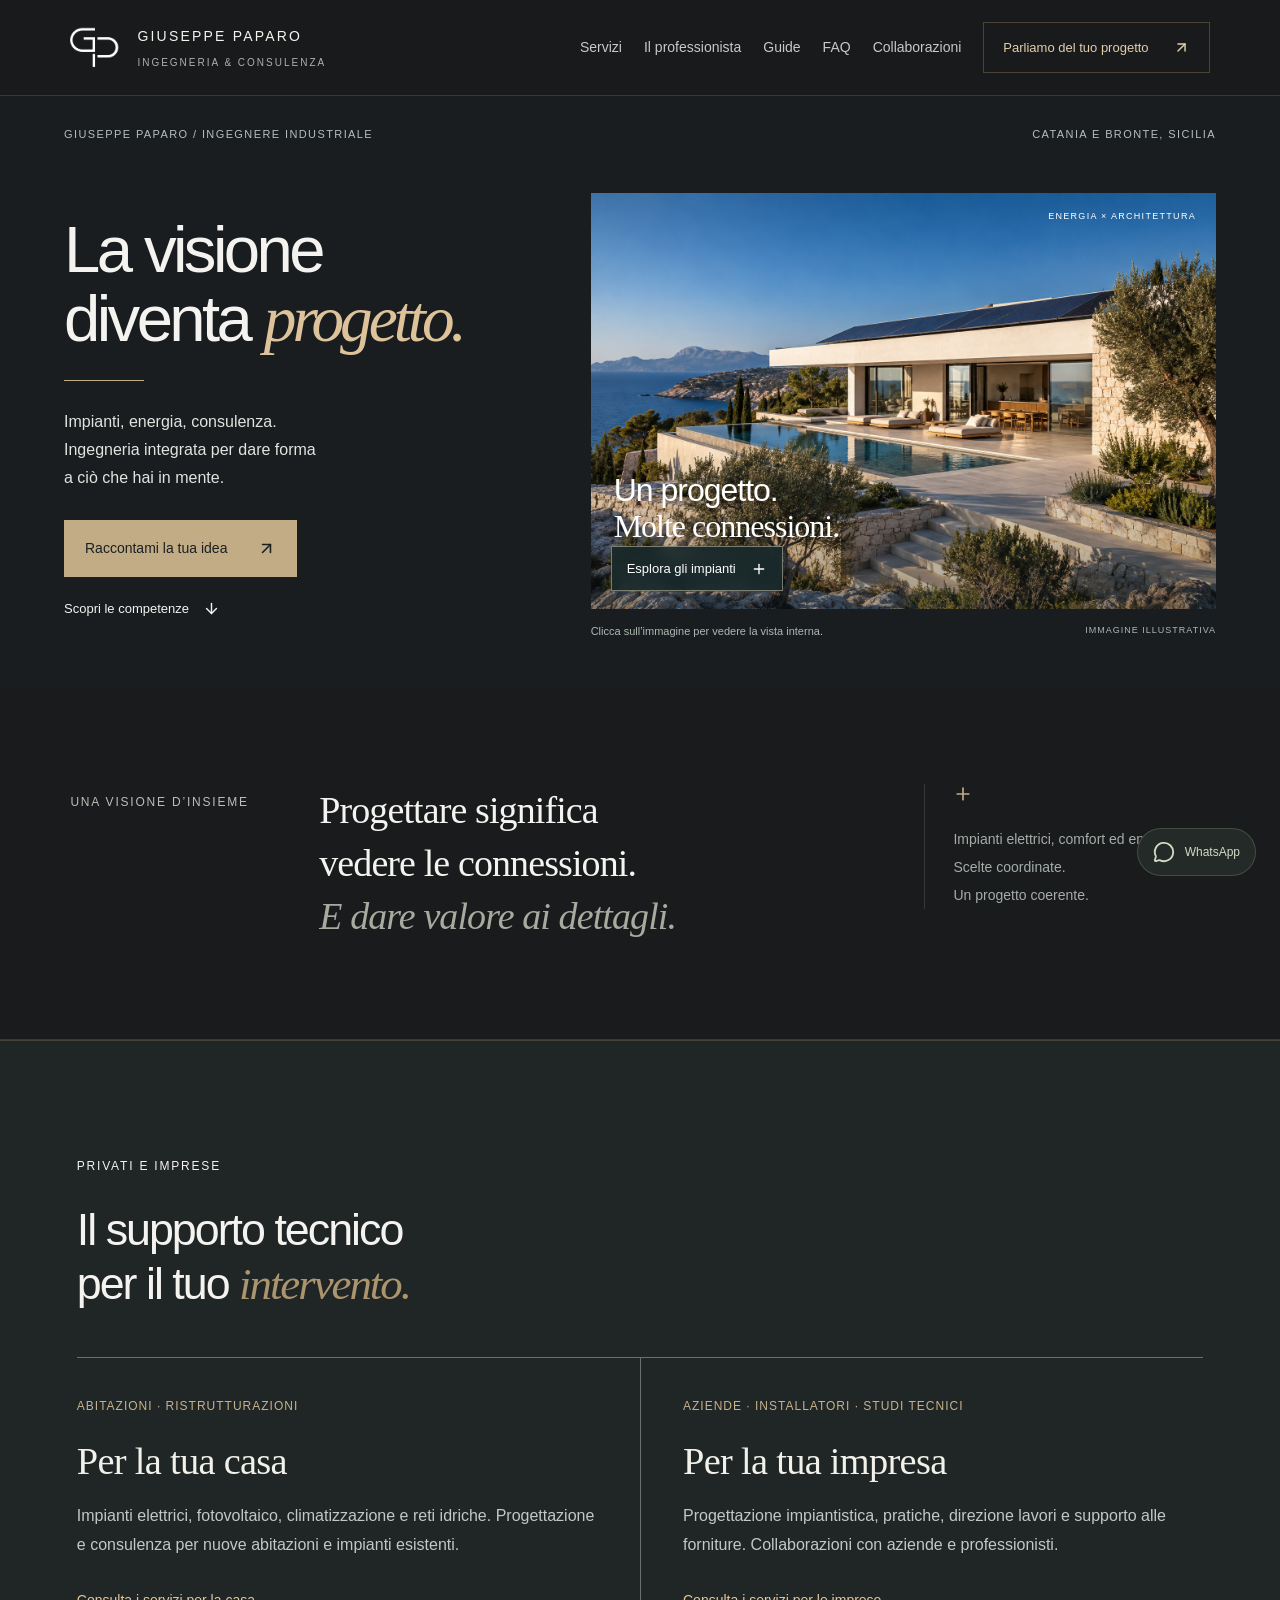
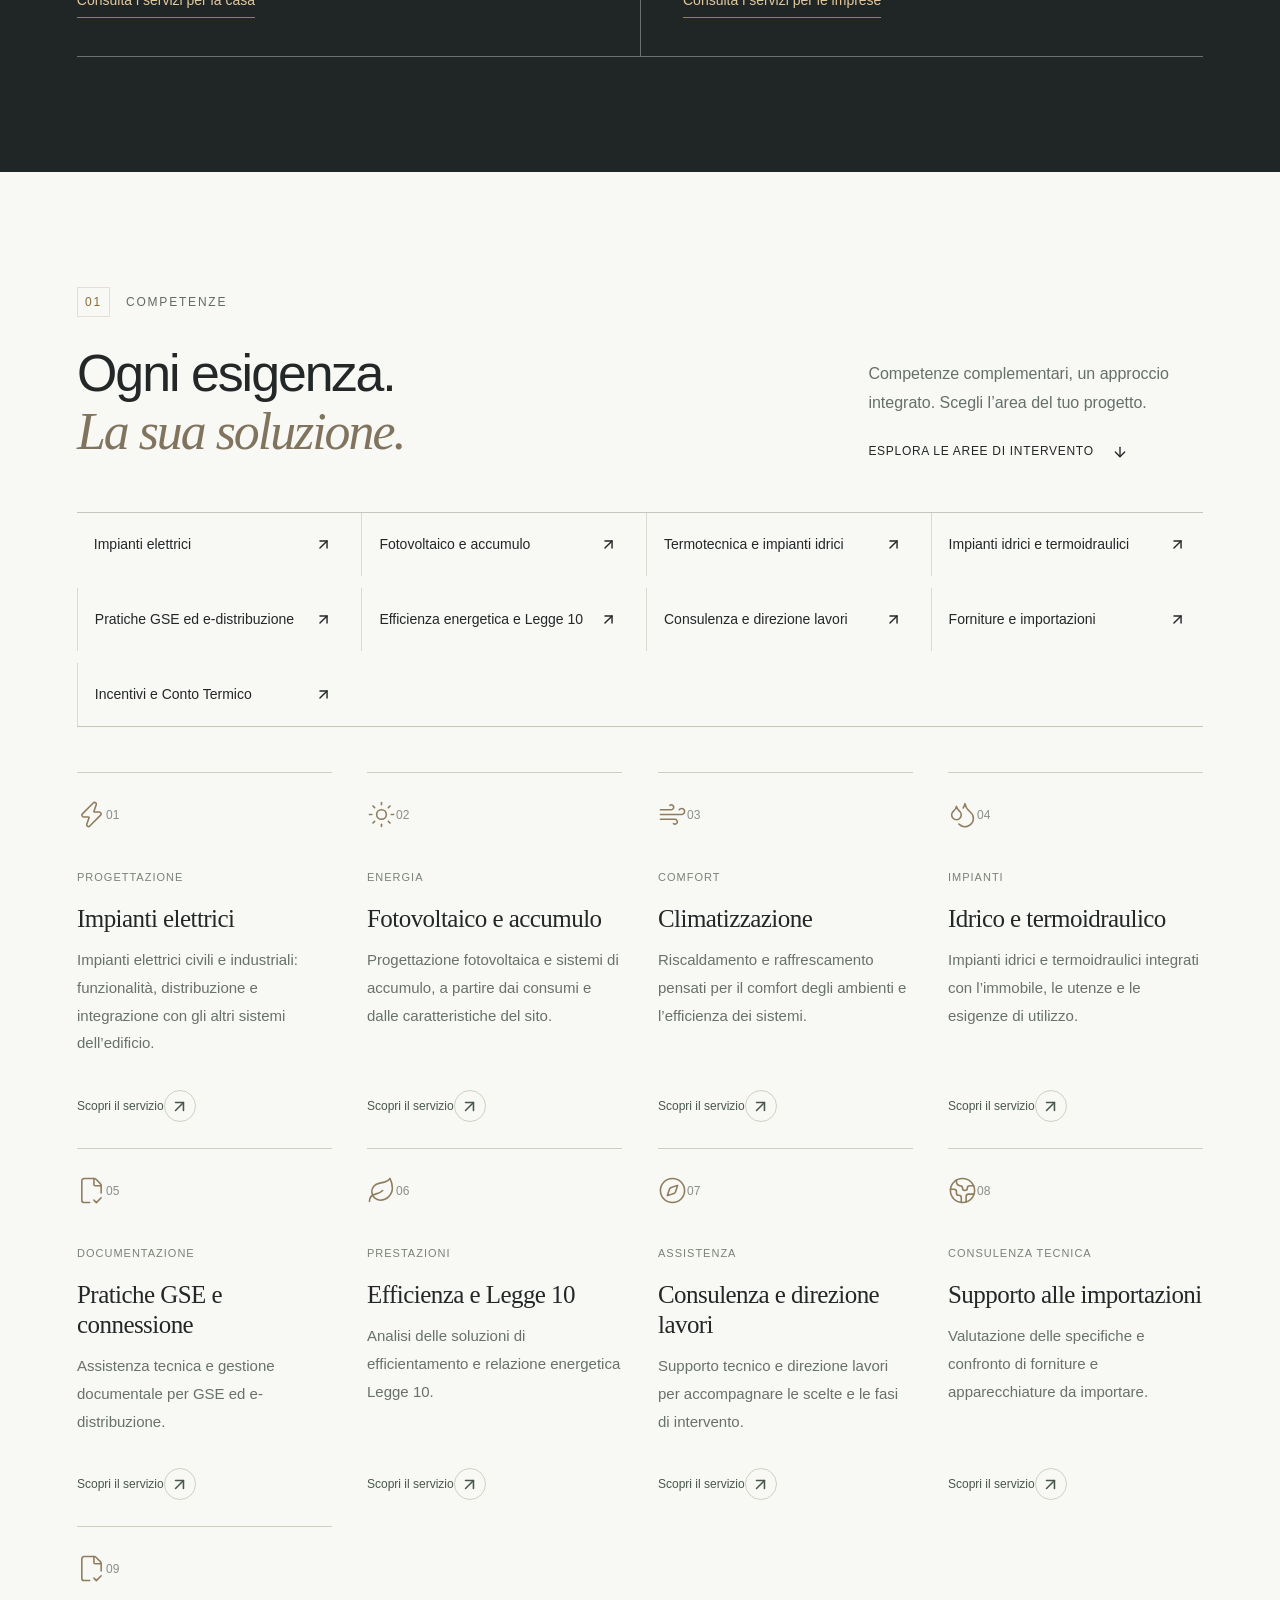
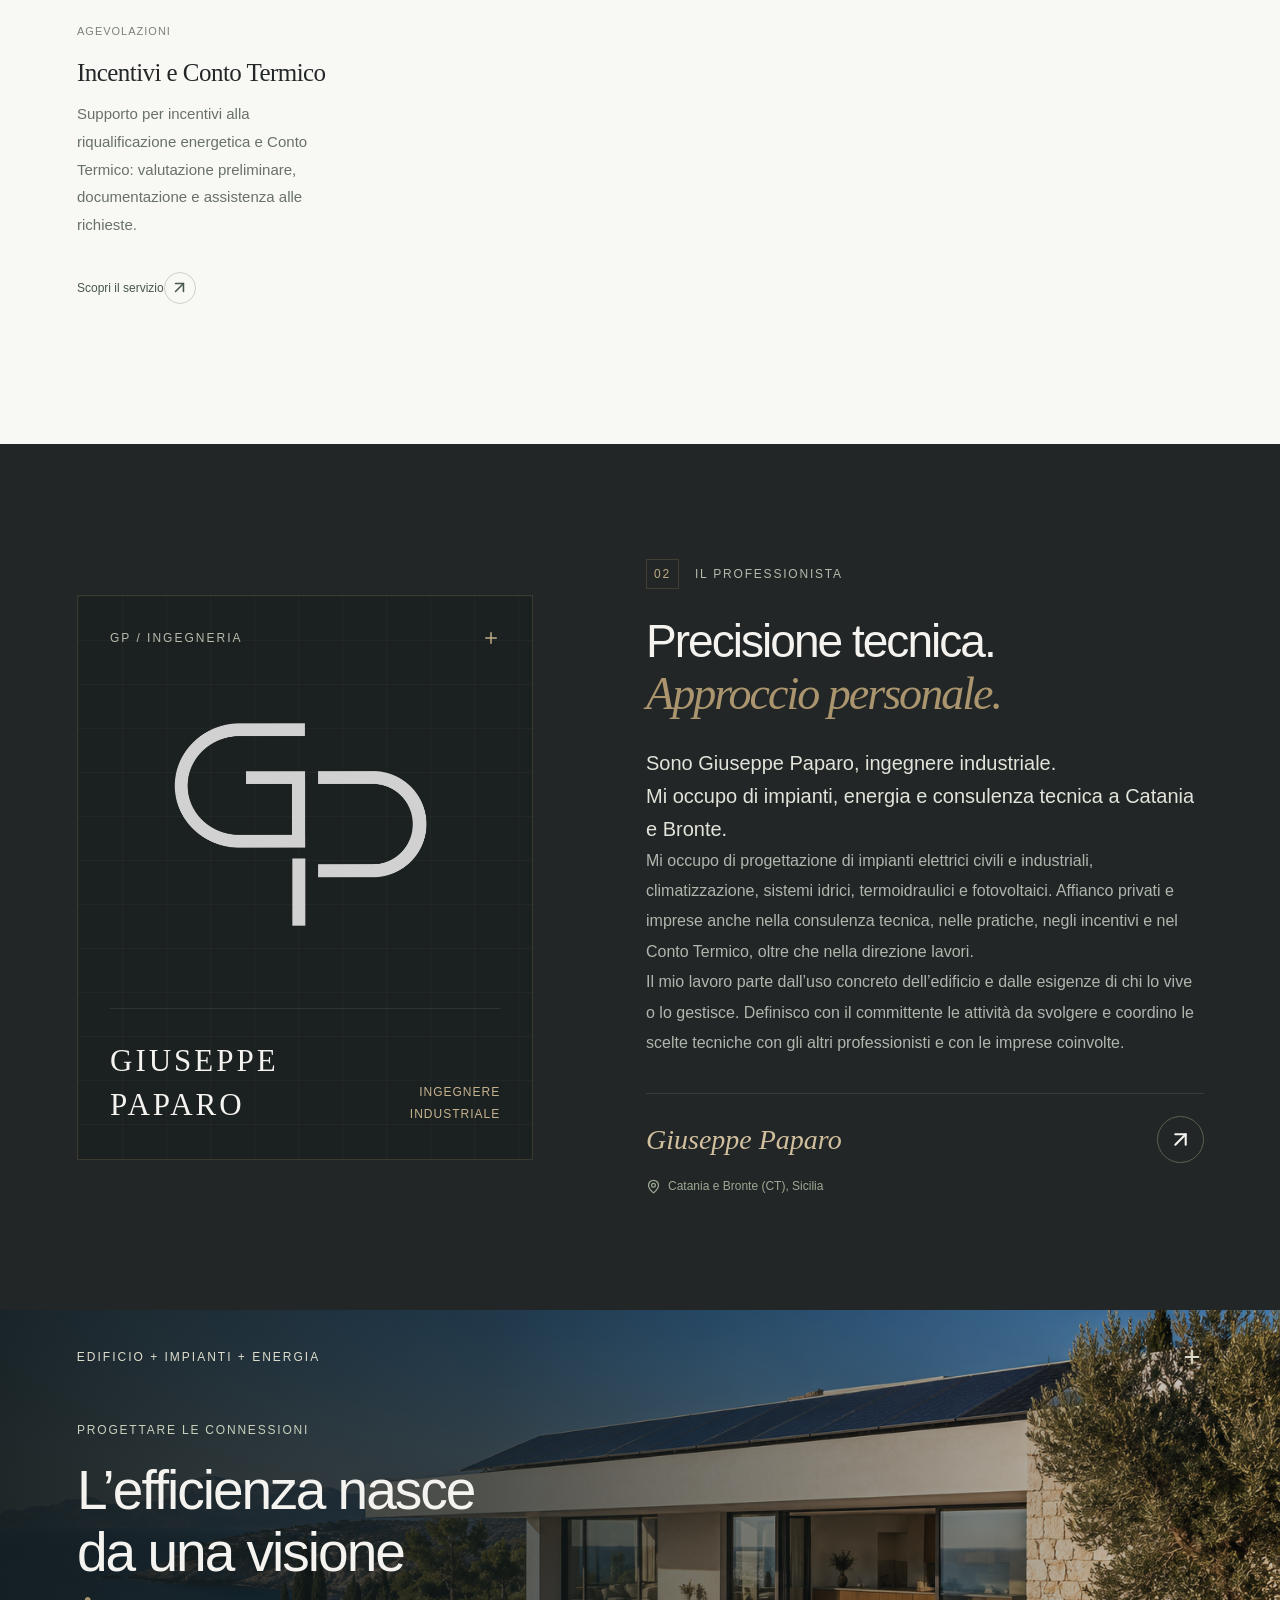
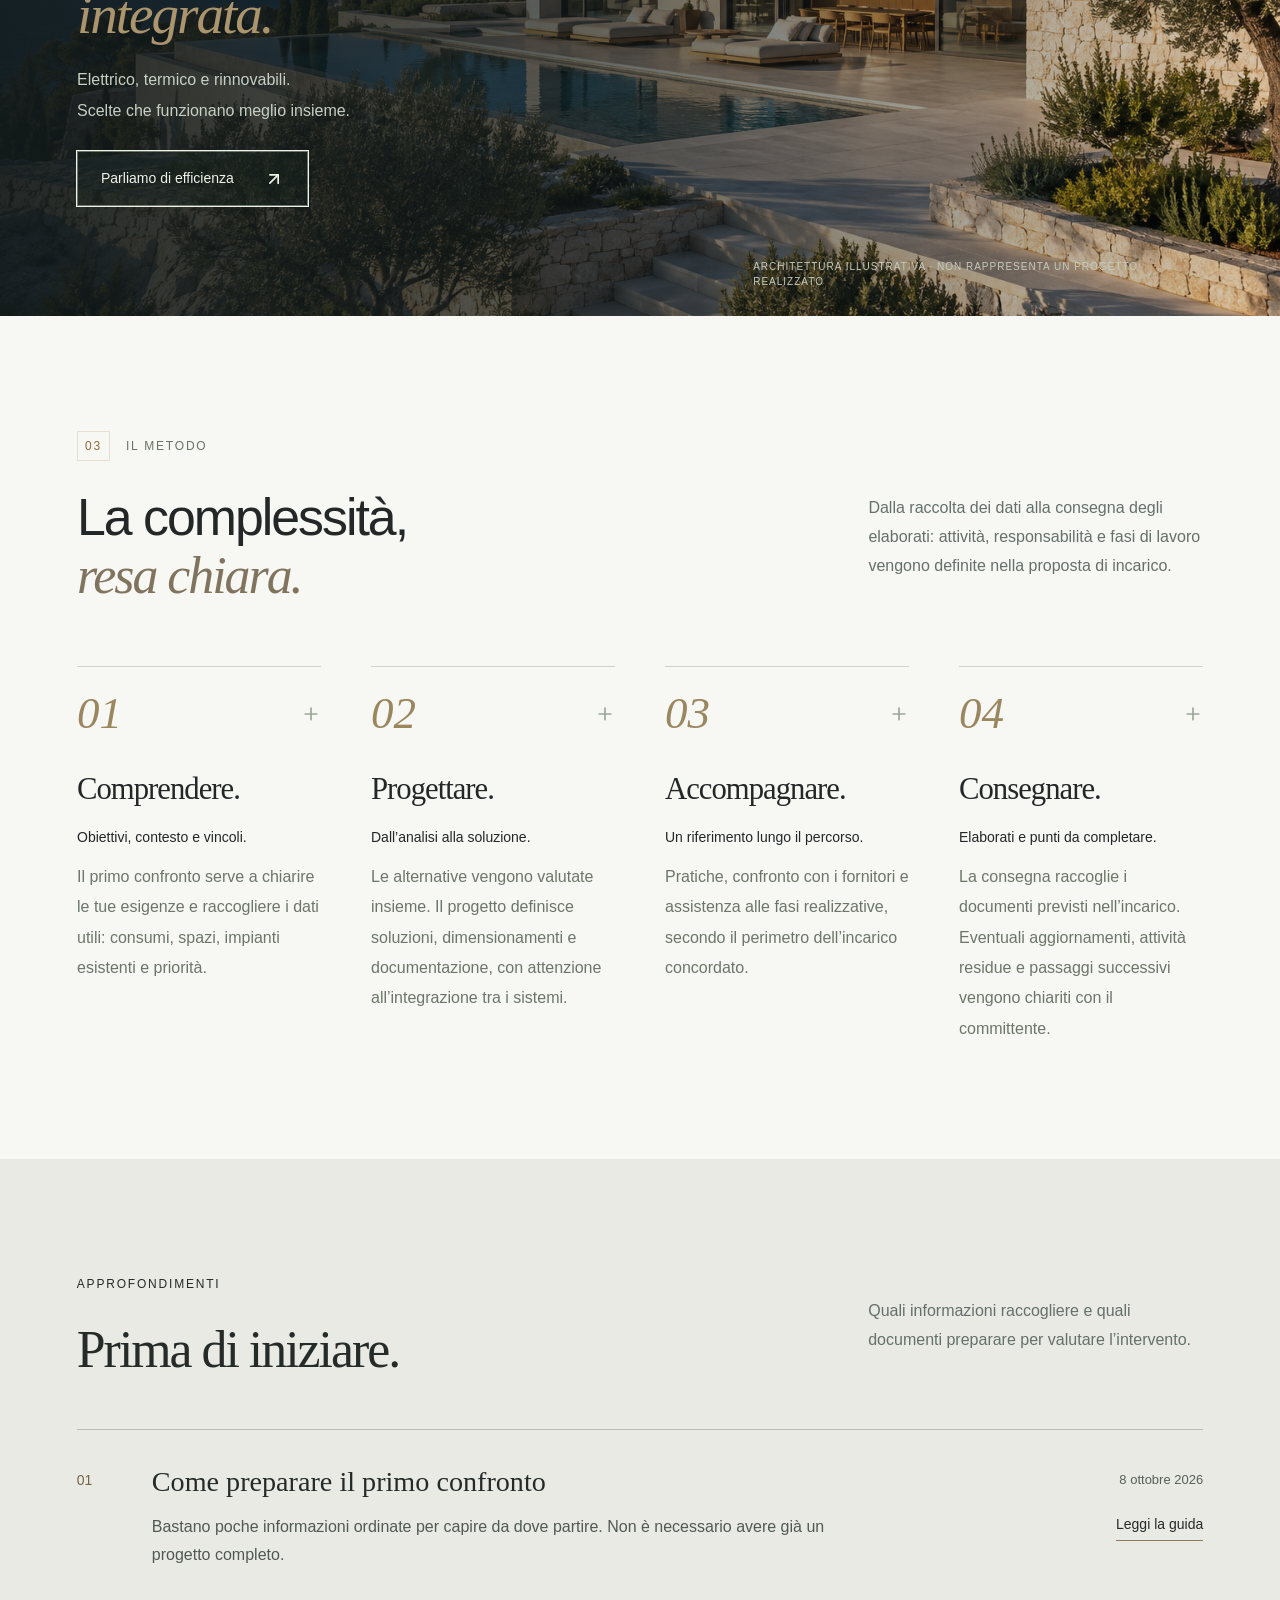
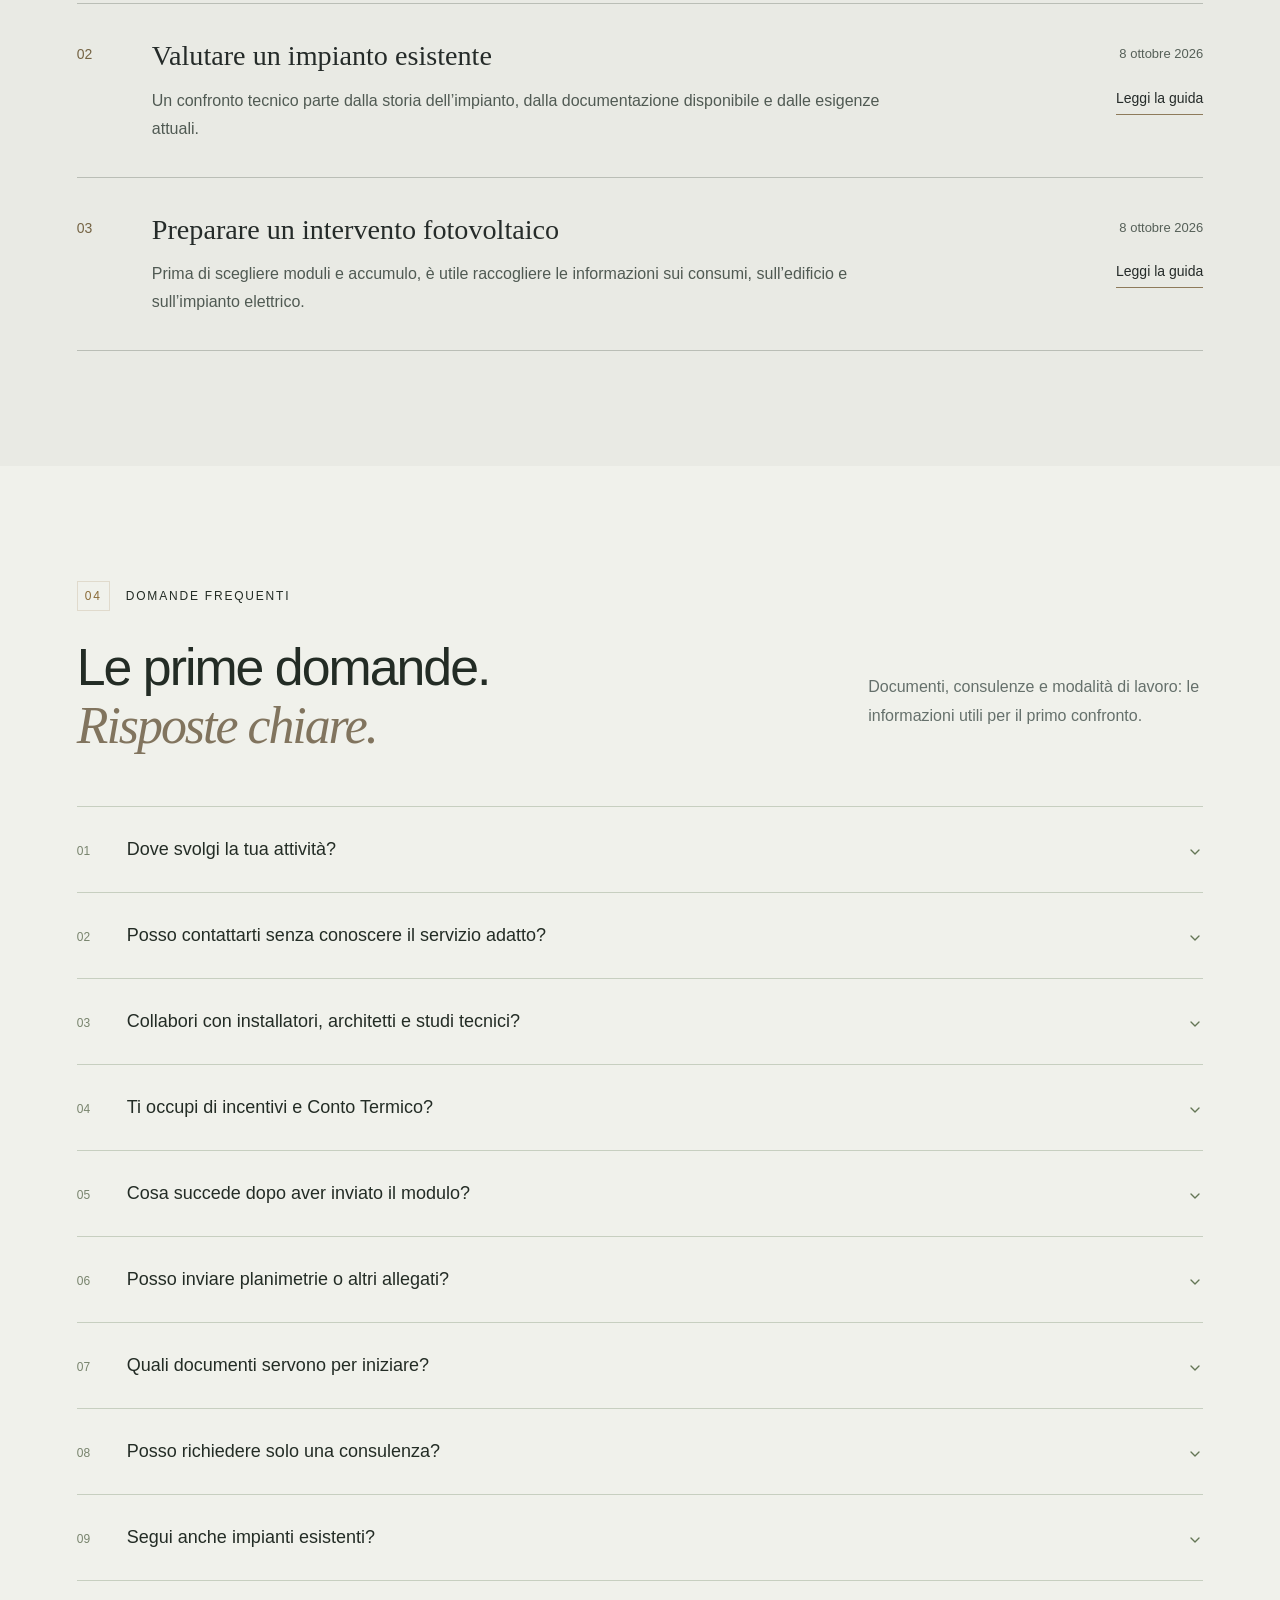
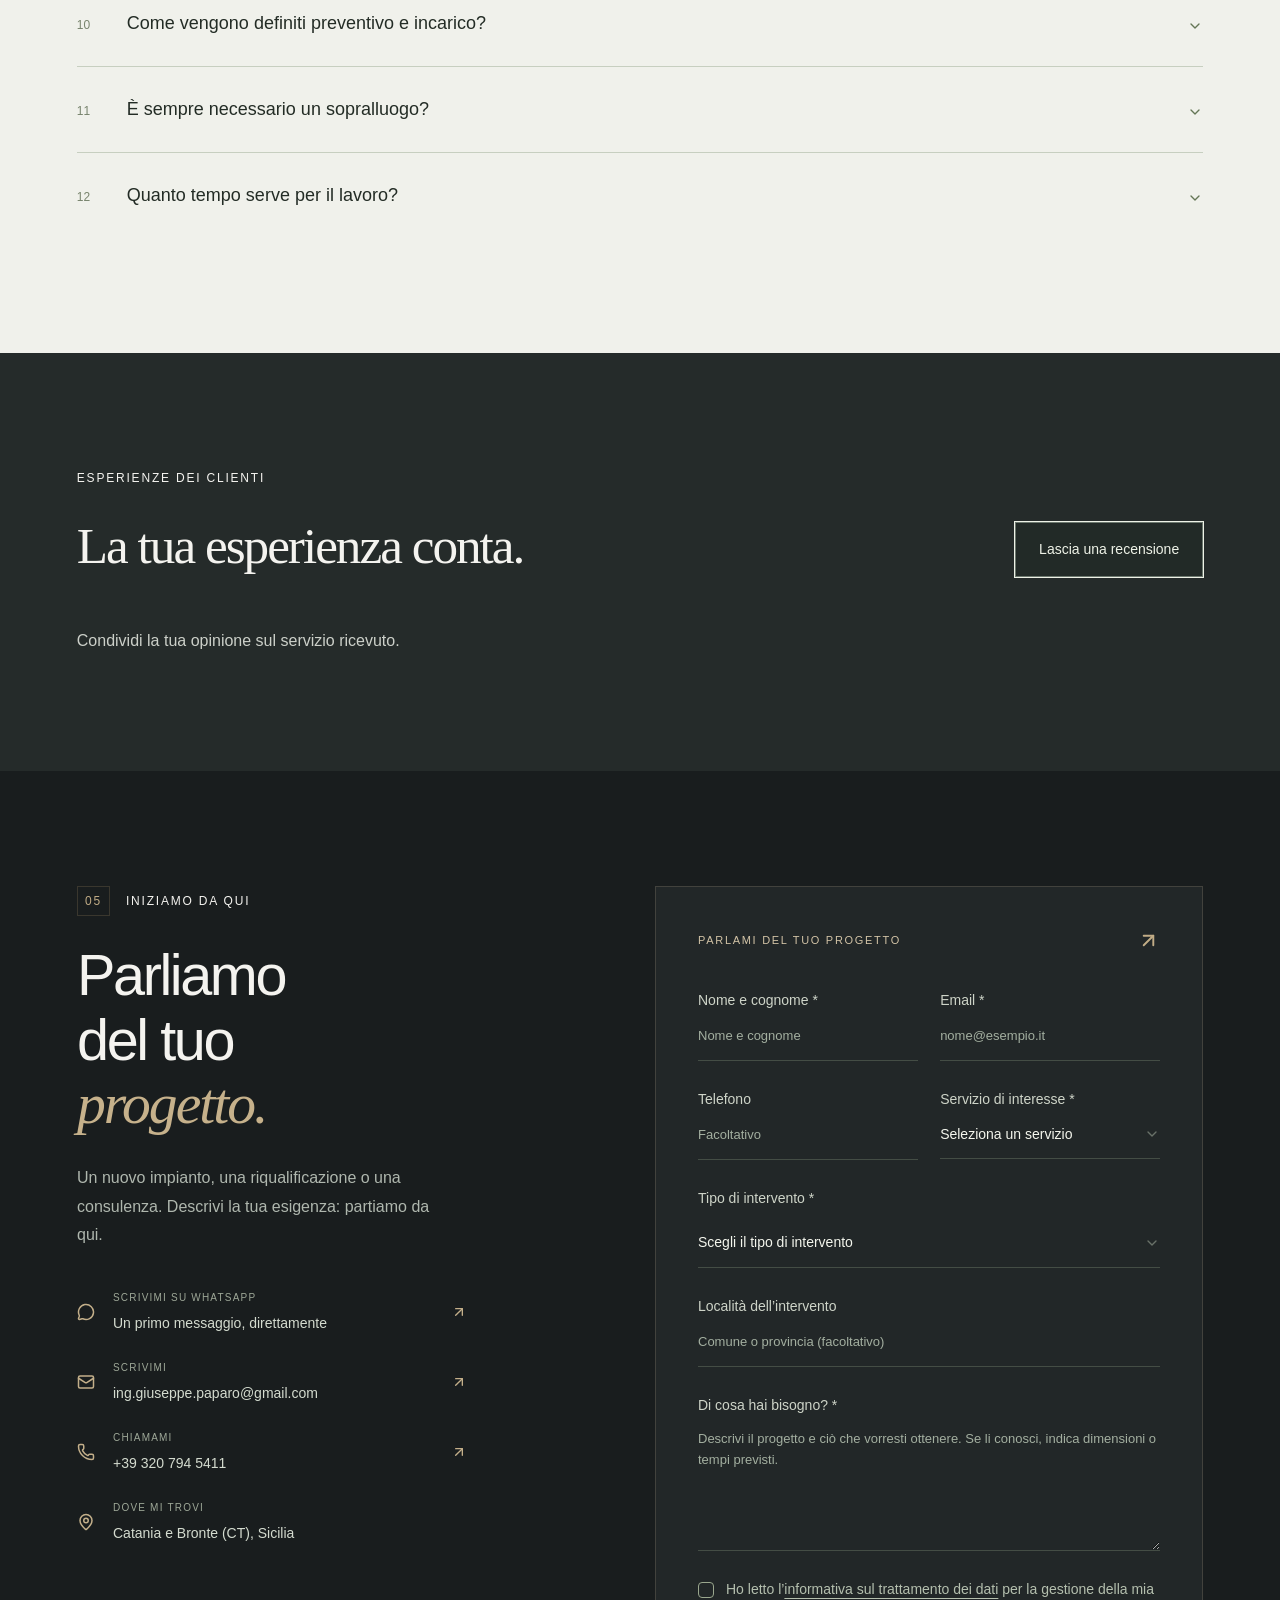
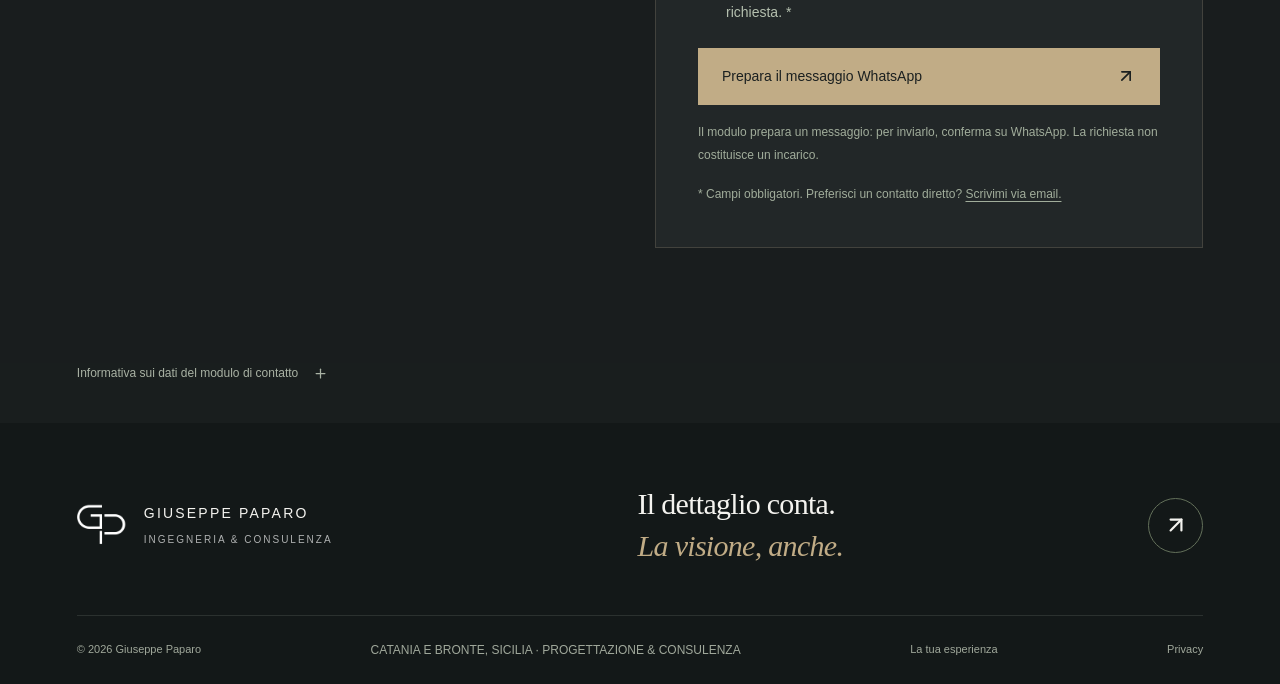
<file: index.html>
<!doctype html><html lang="it"><head><meta charset="UTF-8"><meta name="viewport" content="width=device-width,initial-scale=1"><title>Giuseppe Paparo | Ingegneria, impianti e consulenza</title><meta name="description" content="Progettazione e consulenza per impianti elettrici, fotovoltaico, termotecnica e pratiche. Catania e Bronte."><link rel="canonical" href="https://giuseppe-paparo.it/"><link rel="icon" href="./favicon.svg"><link rel="stylesheet" href="./assets/style-SArJDlIu.css"></head><body class="antialiased" data-page="/"><div id="root"><link rel="preload" as="image" href="./logo.png"/><link rel="preload" as="image" href="./hero.png" fetchPriority="high"/><link rel="preload" as="image" href="./villa-base.png"/><link rel="preload" as="image" href="./villa-roof.png"/><a class="skip" href="#main">Vai al contenuto</a><div class="reading-progress" style="width:0%"></div><header><a href="#" class="brand" aria-label="Giuseppe Paparo, home"><img src="./logo.png" alt="Logo GP"/><span>GIUSEPPE PAPARO<small>INGEGNERIA &amp; CONSULENZA</small></span></a><button class="menu-toggle" aria-label="Apri menu" aria-expanded="false" aria-controls="main-nav"><svg xmlns="http://www.w3.org/2000/svg" width="24" height="24" viewBox="0 0 24 24" fill="none" stroke="currentColor" stroke-width="2" stroke-linecap="round" stroke-linejoin="round" class="lucide lucide-menu" aria-hidden="true"><path d="M4 5h16"></path><path d="M4 12h16"></path><path d="M4 19h16"></path></svg></button><nav id="main-nav" class="" aria-label="Menu principale"><a href="#servizi">Servizi</a><a href="#profilo">Il professionista</a><a href="#guide">Guide</a><a href="#faq">FAQ</a><a href="./imprese-professionisti/index.html">Collaborazioni</a><a class="nav-contact" href="#contatti">Parliamo del tuo progetto <svg xmlns="http://www.w3.org/2000/svg" width="17" height="17" viewBox="0 0 24 24" fill="none" stroke="currentColor" stroke-width="2" stroke-linecap="round" stroke-linejoin="round" class="lucide lucide-arrow-up-right" aria-hidden="true"><path d="M7 7h10v10"></path><path d="M7 17 17 7"></path></svg></a></nav></header><main id="main"><section class="villa-inplace" aria-label="La villetta e i suoi impianti"><div class="photo-topline"><span>GIUSEPPE PAPARO / INGEGNERE INDUSTRIALE</span><span>CATANIA E BRONTE, SICILIA</span></div><div class="villa-inplace-layout"><div class="villa-inplace-copy"><h1>La visione<br/>diventa <em>progetto.</em></h1><span class="intro-line"></span><p>Impianti, energia, consulenza.<br/>Ingegneria integrata per dare forma<br/>a ciò che hai in mente.</p><a href="#contatti" class="button gold">Raccontami la tua idea <svg xmlns="http://www.w3.org/2000/svg" width="19" height="19" viewBox="0 0 24 24" fill="none" stroke="currentColor" stroke-width="2" stroke-linecap="round" stroke-linejoin="round" class="lucide lucide-arrow-up-right" aria-hidden="true"><path d="M7 7h10v10"></path><path d="M7 17 17 7"></path></svg></a><a href="#servizi" class="photo-services">Scopri le competenze <svg xmlns="http://www.w3.org/2000/svg" width="17" height="17" viewBox="0 0 24 24" fill="none" stroke="currentColor" stroke-width="2" stroke-linecap="round" stroke-linejoin="round" class="lucide lucide-arrow-down" aria-hidden="true"><path d="M12 5v14"></path><path d="m19 12-7 7-7-7"></path></svg></a></div><div class="villa-inplace-visual"><div class="villa-inplace-frame" data-open="false"><img class="villa-exterior-image" src="./hero.png" alt="Villetta mediterranea con piscina e fotovoltaico" fetchPriority="high"/><img class="villa-interior-image" src="./villa-base.png" alt="Esploso illustrativo della villetta con moduli fotovoltaici, distribuzione elettrica, climatizzazione e reti idriche"/><img class="villa-roof-layer" src="./villa-roof.png" alt="" aria-hidden="true"/><button class="villa-image-toggle" disabled="" aria-label="Mostra l’esploso della villetta" aria-expanded="false" aria-controls="villa-systems"></button><div class="villa-image-shade"></div><span class="villa-photo-tag">ENERGIA × ARCHITETTURA</span><div class="villa-photo-caption">Un progetto.<br/><em>Molte connessioni.</em></div><div id="villa-systems" class="villa-inplace-points" hidden=""><button style="left:65%;top:18%;border-color:#c5bd9f;opacity:1" class="" aria-label="Scopri Fotovoltaico" aria-expanded="false"><svg xmlns="http://www.w3.org/2000/svg" width="15" height="15" viewBox="0 0 24 24" fill="none" stroke="currentColor" stroke-width="2" stroke-linecap="round" stroke-linejoin="round" class="lucide lucide-plus" aria-hidden="true"><path d="M5 12h14"></path><path d="M12 5v14"></path></svg><span>Fotovoltaico</span></button><button style="left:40%;top:43%;border-color:#d7ba83;opacity:1" class="" aria-label="Scopri Elettrico" aria-expanded="false"><svg xmlns="http://www.w3.org/2000/svg" width="15" height="15" viewBox="0 0 24 24" fill="none" stroke="currentColor" stroke-width="2" stroke-linecap="round" stroke-linejoin="round" class="lucide lucide-plus" aria-hidden="true"><path d="M5 12h14"></path><path d="M12 5v14"></path></svg><span>Elettrico</span></button><button style="left:91%;top:53%;border-color:#a9c3b8;opacity:1" class="" aria-label="Scopri Climatizzazione" aria-expanded="false"><svg xmlns="http://www.w3.org/2000/svg" width="15" height="15" viewBox="0 0 24 24" fill="none" stroke="currentColor" stroke-width="2" stroke-linecap="round" stroke-linejoin="round" class="lucide lucide-plus" aria-hidden="true"><path d="M5 12h14"></path><path d="M12 5v14"></path></svg><span>Climatizzazione</span></button><button style="left:83%;top:44%;border-color:#9cb9c9;opacity:1" class="" aria-label="Scopri Idrico" aria-expanded="false"><svg xmlns="http://www.w3.org/2000/svg" width="15" height="15" viewBox="0 0 24 24" fill="none" stroke="currentColor" stroke-width="2" stroke-linecap="round" stroke-linejoin="round" class="lucide lucide-plus" aria-hidden="true"><path d="M5 12h14"></path><path d="M12 5v14"></path></svg><span>Idrico</span></button></div><button class="villa-inplace-toggle" disabled="" aria-expanded="false" aria-controls="villa-systems">Esplora gli impianti<!-- --> <svg xmlns="http://www.w3.org/2000/svg" width="16" height="16" viewBox="0 0 24 24" fill="none" stroke="currentColor" stroke-width="2" stroke-linecap="round" stroke-linejoin="round" class="lucide lucide-plus" aria-hidden="true"><path d="M5 12h14"></path><path d="M12 5v14"></path></svg></button></div><div class="villa-image-note"><span>Clicca sull’immagine per vedere la vista interna.</span><span>IMMAGINE ILLUSTRATIVA</span></div></div></div></section><section class="manifesto"><span class="eyebrow">UNA VISIONE D’INSIEME</span><p>Progettare significa<br/>vedere le connessioni.<br/><span>E dare valore ai dettagli.</span></p><div class="manifesto-note"><svg xmlns="http://www.w3.org/2000/svg" width="20" height="20" viewBox="0 0 24 24" fill="none" stroke="currentColor" stroke-width="2" stroke-linecap="round" stroke-linejoin="round" class="lucide lucide-plus" aria-hidden="true"><path d="M5 12h14"></path><path d="M12 5v14"></path></svg><p>Impianti elettrici, comfort ed energia.<br/>Scelte coordinate.<br/>Un progetto coerente.</p></div></section><section id="percorsi" class="client-paths section" aria-labelledby="client-paths-title"><div class="path-intro"><div class="eyebrow">PRIVATI E IMPRESE</div><h2 id="client-paths-title">Il supporto tecnico<br/>per il tuo <em>intervento.</em></h2></div><div class="path-grid"><a href="./per-la-casa/index.html" class="client-path"><span class="path-category">ABITAZIONI · RISTRUTTURAZIONI</span><h3>Per la tua casa</h3><p>Impianti elettrici, fotovoltaico, climatizzazione e reti idriche. Progettazione e consulenza per nuove abitazioni e impianti esistenti.</p><span class="path-action">Consulta i servizi per la casa</span></a><a href="./imprese-professionisti/index.html" class="client-path"><span class="path-category">AZIENDE · INSTALLATORI · STUDI TECNICI</span><h3>Per la tua impresa</h3><p>Progettazione impiantistica, pratiche, direzione lavori e supporto alle forniture. Collaborazioni con aziende e professionisti.</p><span class="path-action">Consulta i servizi per le imprese</span></a></div></section><section id="servizi" class="section services"><div class="section-head reveal"><div><div class="eyebrow"><span>01</span> COMPETENZE</div><h2>Ogni esigenza.<br/><em>La sua soluzione.</em></h2></div><div class="section-aside"><p>Competenze complementari, un approccio integrato. Scegli l’area del tuo progetto.</p><span>ESPLORA LE AREE DI INTERVENTO <svg xmlns="http://www.w3.org/2000/svg" width="16" height="16" viewBox="0 0 24 24" fill="none" stroke="currentColor" stroke-width="2" stroke-linecap="round" stroke-linejoin="round" class="lucide lucide-arrow-down" aria-hidden="true"><path d="M12 5v14"></path><path d="m19 12-7 7-7-7"></path></svg></span></div></div><div class="service-page-links"><a href="./servizi/impianti-elettrici/index.html">Impianti elettrici<svg xmlns="http://www.w3.org/2000/svg" width="17" height="17" viewBox="0 0 24 24" fill="none" stroke="currentColor" stroke-width="2" stroke-linecap="round" stroke-linejoin="round" class="lucide lucide-arrow-up-right" aria-hidden="true"><path d="M7 7h10v10"></path><path d="M7 17 17 7"></path></svg></a><a href="./servizi/fotovoltaico/index.html">Fotovoltaico e accumulo<svg xmlns="http://www.w3.org/2000/svg" width="17" height="17" viewBox="0 0 24 24" fill="none" stroke="currentColor" stroke-width="2" stroke-linecap="round" stroke-linejoin="round" class="lucide lucide-arrow-up-right" aria-hidden="true"><path d="M7 7h10v10"></path><path d="M7 17 17 7"></path></svg></a><a href="./servizi/termotecnica/index.html">Termotecnica e impianti idrici<svg xmlns="http://www.w3.org/2000/svg" width="17" height="17" viewBox="0 0 24 24" fill="none" stroke="currentColor" stroke-width="2" stroke-linecap="round" stroke-linejoin="round" class="lucide lucide-arrow-up-right" aria-hidden="true"><path d="M7 7h10v10"></path><path d="M7 17 17 7"></path></svg></a><a href="./servizi/idrico-termoidraulico/index.html">Impianti idrici e termoidraulici<svg xmlns="http://www.w3.org/2000/svg" width="17" height="17" viewBox="0 0 24 24" fill="none" stroke="currentColor" stroke-width="2" stroke-linecap="round" stroke-linejoin="round" class="lucide lucide-arrow-up-right" aria-hidden="true"><path d="M7 7h10v10"></path><path d="M7 17 17 7"></path></svg></a><a href="./servizi/pratiche/index.html">Pratiche GSE ed e-distribuzione<svg xmlns="http://www.w3.org/2000/svg" width="17" height="17" viewBox="0 0 24 24" fill="none" stroke="currentColor" stroke-width="2" stroke-linecap="round" stroke-linejoin="round" class="lucide lucide-arrow-up-right" aria-hidden="true"><path d="M7 7h10v10"></path><path d="M7 17 17 7"></path></svg></a><a href="./servizi/efficienza-legge-10/index.html">Efficienza energetica e Legge 10<svg xmlns="http://www.w3.org/2000/svg" width="17" height="17" viewBox="0 0 24 24" fill="none" stroke="currentColor" stroke-width="2" stroke-linecap="round" stroke-linejoin="round" class="lucide lucide-arrow-up-right" aria-hidden="true"><path d="M7 7h10v10"></path><path d="M7 17 17 7"></path></svg></a><a href="./servizi/consulenza-direzione-lavori/index.html">Consulenza e direzione lavori<svg xmlns="http://www.w3.org/2000/svg" width="17" height="17" viewBox="0 0 24 24" fill="none" stroke="currentColor" stroke-width="2" stroke-linecap="round" stroke-linejoin="round" class="lucide lucide-arrow-up-right" aria-hidden="true"><path d="M7 7h10v10"></path><path d="M7 17 17 7"></path></svg></a><a href="./servizi/importazioni-forniture/index.html">Forniture e importazioni<svg xmlns="http://www.w3.org/2000/svg" width="17" height="17" viewBox="0 0 24 24" fill="none" stroke="currentColor" stroke-width="2" stroke-linecap="round" stroke-linejoin="round" class="lucide lucide-arrow-up-right" aria-hidden="true"><path d="M7 7h10v10"></path><path d="M7 17 17 7"></path></svg></a><a href="./servizi/incentivi-conto-termico/index.html">Incentivi e Conto Termico<svg xmlns="http://www.w3.org/2000/svg" width="17" height="17" viewBox="0 0 24 24" fill="none" stroke="currentColor" stroke-width="2" stroke-linecap="round" stroke-linejoin="round" class="lucide lucide-arrow-up-right" aria-hidden="true"><path d="M7 7h10v10"></path><path d="M7 17 17 7"></path></svg></a></div><div class="service-grid"><button class="service-card reveal" aria-label="Approfondisci: Impianti elettrici"><div class="card-top"><svg xmlns="http://www.w3.org/2000/svg" width="29" height="29" viewBox="0 0 24 24" fill="none" stroke="currentColor" stroke-width="1.3" stroke-linecap="round" stroke-linejoin="round" class="lucide lucide-zap" aria-hidden="true"><path d="M15.914 4a1.5 1.5 0 00-2.474-1.561l-9 9A1.5 1.5 0 005.5 14h4.002a.5.5 0 01.471.666L8.086 20a1.5 1.5 0 002.475 1.56l9-9A1.5 1.5 0 0018.5 10h-3.997a.5.5 0 01-.472-.667z"></path></svg><span>01</span></div><div><span class="card-category">PROGETTAZIONE</span><h3>Impianti elettrici</h3><p>Impianti elettrici civili e industriali: funzionalità, distribuzione e integrazione con gli altri sistemi dell’edificio.</p></div><div class="card-bottom"><span>Scopri il servizio</span><span class="circle-arrow"><svg xmlns="http://www.w3.org/2000/svg" width="19" height="19" viewBox="0 0 24 24" fill="none" stroke="currentColor" stroke-width="2" stroke-linecap="round" stroke-linejoin="round" class="lucide lucide-arrow-up-right" aria-hidden="true"><path d="M7 7h10v10"></path><path d="M7 17 17 7"></path></svg></span></div></button><button class="service-card reveal" aria-label="Approfondisci: Fotovoltaico e accumulo"><div class="card-top"><svg xmlns="http://www.w3.org/2000/svg" width="29" height="29" viewBox="0 0 24 24" fill="none" stroke="currentColor" stroke-width="1.3" stroke-linecap="round" stroke-linejoin="round" class="lucide lucide-sun" aria-hidden="true"><circle cx="12" cy="12" r="4"></circle><path d="M12 2v2"></path><path d="M12 20v2"></path><path d="m4.93 4.93 1.41 1.41"></path><path d="m17.66 17.66 1.41 1.41"></path><path d="M2 12h2"></path><path d="M20 12h2"></path><path d="m6.34 17.66-1.41 1.41"></path><path d="m19.07 4.93-1.41 1.41"></path></svg><span>02</span></div><div><span class="card-category">ENERGIA</span><h3>Fotovoltaico e accumulo</h3><p>Progettazione fotovoltaica e sistemi di accumulo, a partire dai consumi e dalle caratteristiche del sito.</p></div><div class="card-bottom"><span>Scopri il servizio</span><span class="circle-arrow"><svg xmlns="http://www.w3.org/2000/svg" width="19" height="19" viewBox="0 0 24 24" fill="none" stroke="currentColor" stroke-width="2" stroke-linecap="round" stroke-linejoin="round" class="lucide lucide-arrow-up-right" aria-hidden="true"><path d="M7 7h10v10"></path><path d="M7 17 17 7"></path></svg></span></div></button><button class="service-card reveal" aria-label="Approfondisci: Climatizzazione"><div class="card-top"><svg xmlns="http://www.w3.org/2000/svg" width="29" height="29" viewBox="0 0 24 24" fill="none" stroke="currentColor" stroke-width="1.3" stroke-linecap="round" stroke-linejoin="round" class="lucide lucide-wind" aria-hidden="true"><path d="M12.8 19.6A2 2 0 1 0 14 16H2"></path><path d="M17.5 8a2.5 2.5 0 1 1 2 4H2"></path><path d="M9.8 4.4A2 2 0 1 1 11 8H2"></path></svg><span>03</span></div><div><span class="card-category">COMFORT</span><h3>Climatizzazione</h3><p>Riscaldamento e raffrescamento pensati per il comfort degli ambienti e l’efficienza dei sistemi.</p></div><div class="card-bottom"><span>Scopri il servizio</span><span class="circle-arrow"><svg xmlns="http://www.w3.org/2000/svg" width="19" height="19" viewBox="0 0 24 24" fill="none" stroke="currentColor" stroke-width="2" stroke-linecap="round" stroke-linejoin="round" class="lucide lucide-arrow-up-right" aria-hidden="true"><path d="M7 7h10v10"></path><path d="M7 17 17 7"></path></svg></span></div></button><button class="service-card reveal" aria-label="Approfondisci: Idrico e termoidraulico"><div class="card-top"><svg xmlns="http://www.w3.org/2000/svg" width="29" height="29" viewBox="0 0 24 24" fill="none" stroke="currentColor" stroke-width="1.3" stroke-linecap="round" stroke-linejoin="round" class="lucide lucide-droplets" aria-hidden="true"><path d="M7 16.3c2.2 0 4-1.83 4-4.05 0-1.16-.57-2.26-1.71-3.19S7.29 6.75 7 5.3c-.29 1.45-1.14 2.84-2.29 3.76S3 11.1 3 12.25c0 2.22 1.8 4.05 4 4.05z"></path><path d="M12.56 6.6A10.97 10.97 0 0 0 14 3.02c.5 2.5 2 4.9 4 6.5s3 3.5 3 5.5a6.98 6.98 0 0 1-11.91 4.97"></path></svg><span>04</span></div><div><span class="card-category">IMPIANTI</span><h3>Idrico e termoidraulico</h3><p>Impianti idrici e termoidraulici integrati con l’immobile, le utenze e le esigenze di utilizzo.</p></div><div class="card-bottom"><span>Scopri il servizio</span><span class="circle-arrow"><svg xmlns="http://www.w3.org/2000/svg" width="19" height="19" viewBox="0 0 24 24" fill="none" stroke="currentColor" stroke-width="2" stroke-linecap="round" stroke-linejoin="round" class="lucide lucide-arrow-up-right" aria-hidden="true"><path d="M7 7h10v10"></path><path d="M7 17 17 7"></path></svg></span></div></button><button class="service-card reveal" aria-label="Approfondisci: Pratiche GSE e connessione"><div class="card-top"><svg xmlns="http://www.w3.org/2000/svg" width="29" height="29" viewBox="0 0 24 24" fill="none" stroke="currentColor" stroke-width="1.3" stroke-linecap="round" stroke-linejoin="round" class="lucide lucide-file-check-corner" aria-hidden="true"><path d="M10.5 22H6a2 2 0 0 1-2-2V4a2 2 0 0 1 2-2h8a2.4 2.4 0 0 1 1.706.706l3.588 3.588A2.4 2.4 0 0 1 20 8v6"></path><path d="M14 2v5a1 1 0 0 0 1 1h5"></path><path d="m14 20 2 2 4-4"></path></svg><span>05</span></div><div><span class="card-category">DOCUMENTAZIONE</span><h3>Pratiche GSE e connessione</h3><p>Assistenza tecnica e gestione documentale per GSE ed e-distribuzione.</p></div><div class="card-bottom"><span>Scopri il servizio</span><span class="circle-arrow"><svg xmlns="http://www.w3.org/2000/svg" width="19" height="19" viewBox="0 0 24 24" fill="none" stroke="currentColor" stroke-width="2" stroke-linecap="round" stroke-linejoin="round" class="lucide lucide-arrow-up-right" aria-hidden="true"><path d="M7 7h10v10"></path><path d="M7 17 17 7"></path></svg></span></div></button><button class="service-card reveal" aria-label="Approfondisci: Efficienza e Legge 10"><div class="card-top"><svg xmlns="http://www.w3.org/2000/svg" width="29" height="29" viewBox="0 0 24 24" fill="none" stroke="currentColor" stroke-width="1.3" stroke-linecap="round" stroke-linejoin="round" class="lucide lucide-leaf" aria-hidden="true"><path d="M11 20A7 7 0 0 1 9.8 6.1C15.5 5 17 4.48 19 2c1 2 2 4.18 2 8 0 5.5-4.78 10-10 10Z"></path><path d="M2 21c0-3 1.85-5.36 5.08-6C9.5 14.52 12 13 13 12"></path></svg><span>06</span></div><div><span class="card-category">PRESTAZIONI</span><h3>Efficienza e Legge 10</h3><p>Analisi delle soluzioni di efficientamento e relazione energetica Legge 10.</p></div><div class="card-bottom"><span>Scopri il servizio</span><span class="circle-arrow"><svg xmlns="http://www.w3.org/2000/svg" width="19" height="19" viewBox="0 0 24 24" fill="none" stroke="currentColor" stroke-width="2" stroke-linecap="round" stroke-linejoin="round" class="lucide lucide-arrow-up-right" aria-hidden="true"><path d="M7 7h10v10"></path><path d="M7 17 17 7"></path></svg></span></div></button><button class="service-card reveal" aria-label="Approfondisci: Consulenza e direzione lavori"><div class="card-top"><svg xmlns="http://www.w3.org/2000/svg" width="29" height="29" viewBox="0 0 24 24" fill="none" stroke="currentColor" stroke-width="1.3" stroke-linecap="round" stroke-linejoin="round" class="lucide lucide-compass" aria-hidden="true"><circle cx="12" cy="12" r="10"></circle><path d="m16.24 7.76-1.804 5.411a2 2 0 0 1-1.265 1.265L7.76 16.24l1.804-5.411a2 2 0 0 1 1.265-1.265z"></path></svg><span>07</span></div><div><span class="card-category">ASSISTENZA</span><h3>Consulenza e direzione lavori</h3><p>Supporto tecnico e direzione lavori per accompagnare le scelte e le fasi di intervento.</p></div><div class="card-bottom"><span>Scopri il servizio</span><span class="circle-arrow"><svg xmlns="http://www.w3.org/2000/svg" width="19" height="19" viewBox="0 0 24 24" fill="none" stroke="currentColor" stroke-width="2" stroke-linecap="round" stroke-linejoin="round" class="lucide lucide-arrow-up-right" aria-hidden="true"><path d="M7 7h10v10"></path><path d="M7 17 17 7"></path></svg></span></div></button><button class="service-card reveal" aria-label="Approfondisci: Supporto alle importazioni"><div class="card-top"><svg xmlns="http://www.w3.org/2000/svg" width="29" height="29" viewBox="0 0 24 24" fill="none" stroke="currentColor" stroke-width="1.3" stroke-linecap="round" stroke-linejoin="round" class="lucide lucide-earth" aria-hidden="true"><path d="M21.54 15H17a2 2 0 0 0-2 2v4.54"></path><path d="M7 3.34V5a3 3 0 0 0 3 3a2 2 0 0 1 2 2c0 1.1.9 2 2 2a2 2 0 0 0 2-2c0-1.1.9-2 2-2h3.17"></path><path d="M11 21.95V18a2 2 0 0 0-2-2a2 2 0 0 1-2-2v-1a2 2 0 0 0-2-2H2.05"></path><circle cx="12" cy="12" r="10"></circle></svg><span>08</span></div><div><span class="card-category">CONSULENZA TECNICA</span><h3>Supporto alle importazioni</h3><p>Valutazione delle specifiche e confronto di forniture e apparecchiature da importare.</p></div><div class="card-bottom"><span>Scopri il servizio</span><span class="circle-arrow"><svg xmlns="http://www.w3.org/2000/svg" width="19" height="19" viewBox="0 0 24 24" fill="none" stroke="currentColor" stroke-width="2" stroke-linecap="round" stroke-linejoin="round" class="lucide lucide-arrow-up-right" aria-hidden="true"><path d="M7 7h10v10"></path><path d="M7 17 17 7"></path></svg></span></div></button><button class="service-card reveal" aria-label="Approfondisci: Incentivi e Conto Termico"><div class="card-top"><svg xmlns="http://www.w3.org/2000/svg" width="29" height="29" viewBox="0 0 24 24" fill="none" stroke="currentColor" stroke-width="1.3" stroke-linecap="round" stroke-linejoin="round" class="lucide lucide-file-check-corner" aria-hidden="true"><path d="M10.5 22H6a2 2 0 0 1-2-2V4a2 2 0 0 1 2-2h8a2.4 2.4 0 0 1 1.706.706l3.588 3.588A2.4 2.4 0 0 1 20 8v6"></path><path d="M14 2v5a1 1 0 0 0 1 1h5"></path><path d="m14 20 2 2 4-4"></path></svg><span>09</span></div><div><span class="card-category">AGEVOLAZIONI</span><h3>Incentivi e Conto Termico</h3><p>Supporto per incentivi alla riqualificazione energetica e Conto Termico: valutazione preliminare, documentazione e assistenza alle richieste.</p></div><div class="card-bottom"><span>Scopri il servizio</span><span class="circle-arrow"><svg xmlns="http://www.w3.org/2000/svg" width="19" height="19" viewBox="0 0 24 24" fill="none" stroke="currentColor" stroke-width="2" stroke-linecap="round" stroke-linejoin="round" class="lucide lucide-arrow-up-right" aria-hidden="true"><path d="M7 7h10v10"></path><path d="M7 17 17 7"></path></svg></span></div></button></div></section><section id="profilo" class="profile section"><div class="profile-art reveal"><div class="profile-art-top"><span>GP / INGEGNERIA</span><svg xmlns="http://www.w3.org/2000/svg" width="18" height="18" viewBox="0 0 24 24" fill="none" stroke="currentColor" stroke-width="2" stroke-linecap="round" stroke-linejoin="round" class="lucide lucide-plus" aria-hidden="true"><path d="M5 12h14"></path><path d="M12 5v14"></path></svg></div><img src="./logo.png" alt="Monogramma GP di Giuseppe Paparo"/><div class="profile-art-bottom"><span>GIUSEPPE<br/>PAPARO</span><small>INGEGNERE<br/>INDUSTRIALE</small></div></div><div class="profile-copy reveal"><div class="eyebrow"><span>02</span> IL PROFESSIONISTA</div><h2>Precisione tecnica.<br/><em>Approccio personale.</em></h2><p class="lead">Sono Giuseppe Paparo, ingegnere industriale.<br/>Mi occupo di impianti, energia e consulenza tecnica a Catania e Bronte.</p><p>Mi occupo di progettazione di impianti elettrici civili e industriali, climatizzazione, sistemi idrici, termoidraulici e fotovoltaici. Affianco privati e imprese anche nella consulenza tecnica, nelle pratiche, negli incentivi e nel Conto Termico, oltre che nella direzione lavori.</p><p>Il mio lavoro parte dall’uso concreto dell’edificio e dalle esigenze di chi lo vive o lo gestisce. Definisco con il committente le attività da svolgere e coordino le scelte tecniche con gli altri professionisti e con le imprese coinvolte.</p><div class="profile-sign"><span>Giuseppe Paparo</span><a href="#contatti" aria-label="Contatta Giuseppe Paparo"><svg xmlns="http://www.w3.org/2000/svg" width="25" height="25" viewBox="0 0 24 24" fill="none" stroke="currentColor" stroke-width="2" stroke-linecap="round" stroke-linejoin="round" class="lucide lucide-arrow-up-right" aria-hidden="true"><path d="M7 7h10v10"></path><path d="M7 17 17 7"></path></svg></a></div><div class="location"><svg xmlns="http://www.w3.org/2000/svg" width="15" height="15" viewBox="0 0 24 24" fill="none" stroke="currentColor" stroke-width="2" stroke-linecap="round" stroke-linejoin="round" class="lucide lucide-map-pin" aria-hidden="true"><path d="M20 10c0 4.993-5.539 10.193-7.399 11.799a1 1 0 0 1-1.202 0C9.539 20.193 4 14.993 4 10a8 8 0 0 1 16 0"></path><circle cx="12" cy="10" r="3"></circle></svg> Catania e Bronte (CT), Sicilia</div></div></section><section class="energy-feature"><img src="./hero.png" alt="Impianto fotovoltaico integrato su un edificio contemporaneo" loading="lazy"/><div class="feature-shade"></div><div class="feature-top"><span>EDIFICIO + IMPIANTI + ENERGIA</span><svg xmlns="http://www.w3.org/2000/svg" width="22" height="22" viewBox="0 0 24 24" fill="none" stroke="currentColor" stroke-width="2" stroke-linecap="round" stroke-linejoin="round" class="lucide lucide-plus" aria-hidden="true"><path d="M5 12h14"></path><path d="M12 5v14"></path></svg></div><div class="feature-copy reveal"><div class="eyebrow">PROGETTARE LE CONNESSIONI</div><h2>L’efficienza nasce<br/>da una visione<br/><em>integrata.</em></h2><p>Elettrico, termico e rinnovabili.<br/>Scelte che funzionano meglio insieme.</p><button class="button outline">Parliamo di efficienza <svg xmlns="http://www.w3.org/2000/svg" width="20" height="20" viewBox="0 0 24 24" fill="none" stroke="currentColor" stroke-width="2" stroke-linecap="round" stroke-linejoin="round" class="lucide lucide-arrow-up-right" aria-hidden="true"><path d="M7 7h10v10"></path><path d="M7 17 17 7"></path></svg></button></div><span class="feature-note">ARCHITETTURA ILLUSTRATIVA · NON RAPPRESENTA UN PROGETTO REALIZZATO</span></section><section id="approccio" class="section approach"><div class="section-head reveal"><div><div class="eyebrow"><span>03</span> IL METODO</div><h2>La complessità,<br/><em>resa chiara.</em></h2></div><div class="section-aside"><p>Dalla raccolta dei dati alla consegna degli elaborati: attività, responsabilità e fasi di lavoro vengono definite nella proposta di incarico.</p></div></div><div class="steps"><article class="reveal"><div class="step-top"><span>01</span><svg xmlns="http://www.w3.org/2000/svg" width="20" height="20" viewBox="0 0 24 24" fill="none" stroke="currentColor" stroke-width="2" stroke-linecap="round" stroke-linejoin="round" class="lucide lucide-plus" aria-hidden="true"><path d="M5 12h14"></path><path d="M12 5v14"></path></svg></div><h3>Comprendere.</h3><h4>Obiettivi, contesto e vincoli.</h4><p>Il primo confronto serve a chiarire le tue esigenze e raccogliere i dati utili: consumi, spazi, impianti esistenti e priorità.</p></article><article class="reveal"><div class="step-top"><span>02</span><svg xmlns="http://www.w3.org/2000/svg" width="20" height="20" viewBox="0 0 24 24" fill="none" stroke="currentColor" stroke-width="2" stroke-linecap="round" stroke-linejoin="round" class="lucide lucide-plus" aria-hidden="true"><path d="M5 12h14"></path><path d="M12 5v14"></path></svg></div><h3>Progettare.</h3><h4>Dall’analisi alla soluzione.</h4><p>Le alternative vengono valutate insieme. Il progetto definisce soluzioni, dimensionamenti e documentazione, con attenzione all’integrazione tra i sistemi.</p></article><article class="reveal"><div class="step-top"><span>03</span><svg xmlns="http://www.w3.org/2000/svg" width="20" height="20" viewBox="0 0 24 24" fill="none" stroke="currentColor" stroke-width="2" stroke-linecap="round" stroke-linejoin="round" class="lucide lucide-plus" aria-hidden="true"><path d="M5 12h14"></path><path d="M12 5v14"></path></svg></div><h3>Accompagnare.</h3><h4>Un riferimento lungo il percorso.</h4><p>Pratiche, confronto con i fornitori e assistenza alle fasi realizzative, secondo il perimetro dell’incarico concordato.</p></article><article class="reveal"><div class="step-top"><span>04</span><svg xmlns="http://www.w3.org/2000/svg" width="20" height="20" viewBox="0 0 24 24" fill="none" stroke="currentColor" stroke-width="2" stroke-linecap="round" stroke-linejoin="round" class="lucide lucide-plus" aria-hidden="true"><path d="M5 12h14"></path><path d="M12 5v14"></path></svg></div><h3>Consegnare.</h3><h4>Elaborati e punti da completare.</h4><p>La consegna raccoglie i documenti previsti nell’incarico. Eventuali aggiornamenti, attività residue e passaggi successivi vengono chiariti con il committente.</p></article></div></section><section id="guide" class="section home-guides" aria-labelledby="guides-title"><div class="section-head"><div><div class="eyebrow">APPROFONDIMENTI</div><h2 id="guides-title">Prima di iniziare.</h2></div><div class="section-aside"><p>Quali informazioni raccogliere e quali documenti preparare per valutare l’intervento.</p></div></div><div class="guide-index"><a class="guide-index-row" href="./guide/primo-confronto/index.html"><span class="guide-number">0<!-- -->1</span><div><h3>Come preparare il primo confronto</h3><p>Bastano poche informazioni ordinate per capire da dove partire. Non è necessario avere già un progetto completo.</p></div><div class="guide-row-meta"><time dateTime="2026-10-08">8 ottobre 2026</time><span>Leggi la guida</span></div></a><a class="guide-index-row" href="./guide/impianto-esistente/index.html"><span class="guide-number">0<!-- -->2</span><div><h3>Valutare un impianto esistente</h3><p>Un confronto tecnico parte dalla storia dell’impianto, dalla documentazione disponibile e dalle esigenze attuali.</p></div><div class="guide-row-meta"><time dateTime="2026-10-08">8 ottobre 2026</time><span>Leggi la guida</span></div></a><a class="guide-index-row" href="./guide/preparare-fotovoltaico/index.html"><span class="guide-number">0<!-- -->3</span><div><h3>Preparare un intervento fotovoltaico</h3><p>Prima di scegliere moduli e accumulo, è utile raccogliere le informazioni sui consumi, sull’edificio e sull’impianto elettrico.</p></div><div class="guide-row-meta"><time dateTime="2026-10-08">8 ottobre 2026</time><span>Leggi la guida</span></div></a></div></section><section id="faq" class="section general-faq"><div class="section-head"><div><div class="eyebrow"><span>04</span> DOMANDE FREQUENTI</div><h2>Le prime domande.<br/><em>Risposte chiare.</em></h2></div><div class="section-aside"><p>Documenti, consulenze e modalità di lavoro: le informazioni utili per il primo confronto.</p></div></div><div data-slot="accordion" class="faq-list" data-orientation="vertical"><div data-state="closed" data-orientation="vertical" data-slot="accordion-item" class="border-b last:border-b-0"><h3 data-orientation="vertical" data-state="closed" class="flex"><button type="button" aria-expanded="false" data-state="closed" data-orientation="vertical" id="radix-_R_39h_" data-slot="accordion-trigger" class="flex flex-1 items-start justify-between gap-4 rounded-md py-4 text-left text-sm font-medium transition-all outline-none hover:underline focus-visible:border-ring focus-visible:ring-[3px] focus-visible:ring-ring/50 disabled:pointer-events-none disabled:opacity-50 [&amp;[data-state=open]&gt;svg]:rotate-180 faq-question" data-radix-collection-item=""><span><small>01</small>Dove svolgi la tua attività?</span><svg xmlns="http://www.w3.org/2000/svg" width="24" height="24" viewBox="0 0 24 24" fill="none" stroke="currentColor" stroke-width="2" stroke-linecap="round" stroke-linejoin="round" class="lucide lucide-chevron-down pointer-events-none size-4 shrink-0 translate-y-0.5 text-muted-foreground transition-transform duration-200" aria-hidden="true"><path d="m6 9 6 6 6-6"></path></svg></button></h3><div data-state="closed" id="radix-_R_139h_" hidden="" role="region" aria-labelledby="radix-_R_39h_" data-orientation="vertical" data-slot="accordion-content" class="overflow-hidden text-sm data-[state=closed]:animate-accordion-up data-[state=open]:animate-accordion-down" style="--radix-accordion-content-height:var(--radix-collapsible-content-height);--radix-accordion-content-width:var(--radix-collapsible-content-width)"></div></div><div data-state="closed" data-orientation="vertical" data-slot="accordion-item" class="border-b last:border-b-0"><h3 data-orientation="vertical" data-state="closed" class="flex"><button type="button" aria-expanded="false" data-state="closed" data-orientation="vertical" id="radix-_R_59h_" data-slot="accordion-trigger" class="flex flex-1 items-start justify-between gap-4 rounded-md py-4 text-left text-sm font-medium transition-all outline-none hover:underline focus-visible:border-ring focus-visible:ring-[3px] focus-visible:ring-ring/50 disabled:pointer-events-none disabled:opacity-50 [&amp;[data-state=open]&gt;svg]:rotate-180 faq-question" data-radix-collection-item=""><span><small>02</small>Posso contattarti senza conoscere il servizio adatto?</span><svg xmlns="http://www.w3.org/2000/svg" width="24" height="24" viewBox="0 0 24 24" fill="none" stroke="currentColor" stroke-width="2" stroke-linecap="round" stroke-linejoin="round" class="lucide lucide-chevron-down pointer-events-none size-4 shrink-0 translate-y-0.5 text-muted-foreground transition-transform duration-200" aria-hidden="true"><path d="m6 9 6 6 6-6"></path></svg></button></h3><div data-state="closed" id="radix-_R_159h_" hidden="" role="region" aria-labelledby="radix-_R_59h_" data-orientation="vertical" data-slot="accordion-content" class="overflow-hidden text-sm data-[state=closed]:animate-accordion-up data-[state=open]:animate-accordion-down" style="--radix-accordion-content-height:var(--radix-collapsible-content-height);--radix-accordion-content-width:var(--radix-collapsible-content-width)"></div></div><div data-state="closed" data-orientation="vertical" data-slot="accordion-item" class="border-b last:border-b-0"><h3 data-orientation="vertical" data-state="closed" class="flex"><button type="button" aria-expanded="false" data-state="closed" data-orientation="vertical" id="radix-_R_79h_" data-slot="accordion-trigger" class="flex flex-1 items-start justify-between gap-4 rounded-md py-4 text-left text-sm font-medium transition-all outline-none hover:underline focus-visible:border-ring focus-visible:ring-[3px] focus-visible:ring-ring/50 disabled:pointer-events-none disabled:opacity-50 [&amp;[data-state=open]&gt;svg]:rotate-180 faq-question" data-radix-collection-item=""><span><small>03</small>Collabori con installatori, architetti e studi tecnici?</span><svg xmlns="http://www.w3.org/2000/svg" width="24" height="24" viewBox="0 0 24 24" fill="none" stroke="currentColor" stroke-width="2" stroke-linecap="round" stroke-linejoin="round" class="lucide lucide-chevron-down pointer-events-none size-4 shrink-0 translate-y-0.5 text-muted-foreground transition-transform duration-200" aria-hidden="true"><path d="m6 9 6 6 6-6"></path></svg></button></h3><div data-state="closed" id="radix-_R_179h_" hidden="" role="region" aria-labelledby="radix-_R_79h_" data-orientation="vertical" data-slot="accordion-content" class="overflow-hidden text-sm data-[state=closed]:animate-accordion-up data-[state=open]:animate-accordion-down" style="--radix-accordion-content-height:var(--radix-collapsible-content-height);--radix-accordion-content-width:var(--radix-collapsible-content-width)"></div></div><div data-state="closed" data-orientation="vertical" data-slot="accordion-item" class="border-b last:border-b-0"><h3 data-orientation="vertical" data-state="closed" class="flex"><button type="button" aria-expanded="false" data-state="closed" data-orientation="vertical" id="radix-_R_99h_" data-slot="accordion-trigger" class="flex flex-1 items-start justify-between gap-4 rounded-md py-4 text-left text-sm font-medium transition-all outline-none hover:underline focus-visible:border-ring focus-visible:ring-[3px] focus-visible:ring-ring/50 disabled:pointer-events-none disabled:opacity-50 [&amp;[data-state=open]&gt;svg]:rotate-180 faq-question" data-radix-collection-item=""><span><small>04</small>Ti occupi di incentivi e Conto Termico?</span><svg xmlns="http://www.w3.org/2000/svg" width="24" height="24" viewBox="0 0 24 24" fill="none" stroke="currentColor" stroke-width="2" stroke-linecap="round" stroke-linejoin="round" class="lucide lucide-chevron-down pointer-events-none size-4 shrink-0 translate-y-0.5 text-muted-foreground transition-transform duration-200" aria-hidden="true"><path d="m6 9 6 6 6-6"></path></svg></button></h3><div data-state="closed" id="radix-_R_199h_" hidden="" role="region" aria-labelledby="radix-_R_99h_" data-orientation="vertical" data-slot="accordion-content" class="overflow-hidden text-sm data-[state=closed]:animate-accordion-up data-[state=open]:animate-accordion-down" style="--radix-accordion-content-height:var(--radix-collapsible-content-height);--radix-accordion-content-width:var(--radix-collapsible-content-width)"></div></div><div data-state="closed" data-orientation="vertical" data-slot="accordion-item" class="border-b last:border-b-0"><h3 data-orientation="vertical" data-state="closed" class="flex"><button type="button" aria-expanded="false" data-state="closed" data-orientation="vertical" id="radix-_R_b9h_" data-slot="accordion-trigger" class="flex flex-1 items-start justify-between gap-4 rounded-md py-4 text-left text-sm font-medium transition-all outline-none hover:underline focus-visible:border-ring focus-visible:ring-[3px] focus-visible:ring-ring/50 disabled:pointer-events-none disabled:opacity-50 [&amp;[data-state=open]&gt;svg]:rotate-180 faq-question" data-radix-collection-item=""><span><small>05</small>Cosa succede dopo aver inviato il modulo?</span><svg xmlns="http://www.w3.org/2000/svg" width="24" height="24" viewBox="0 0 24 24" fill="none" stroke="currentColor" stroke-width="2" stroke-linecap="round" stroke-linejoin="round" class="lucide lucide-chevron-down pointer-events-none size-4 shrink-0 translate-y-0.5 text-muted-foreground transition-transform duration-200" aria-hidden="true"><path d="m6 9 6 6 6-6"></path></svg></button></h3><div data-state="closed" id="radix-_R_1b9h_" hidden="" role="region" aria-labelledby="radix-_R_b9h_" data-orientation="vertical" data-slot="accordion-content" class="overflow-hidden text-sm data-[state=closed]:animate-accordion-up data-[state=open]:animate-accordion-down" style="--radix-accordion-content-height:var(--radix-collapsible-content-height);--radix-accordion-content-width:var(--radix-collapsible-content-width)"></div></div><div data-state="closed" data-orientation="vertical" data-slot="accordion-item" class="border-b last:border-b-0"><h3 data-orientation="vertical" data-state="closed" class="flex"><button type="button" aria-expanded="false" data-state="closed" data-orientation="vertical" id="radix-_R_d9h_" data-slot="accordion-trigger" class="flex flex-1 items-start justify-between gap-4 rounded-md py-4 text-left text-sm font-medium transition-all outline-none hover:underline focus-visible:border-ring focus-visible:ring-[3px] focus-visible:ring-ring/50 disabled:pointer-events-none disabled:opacity-50 [&amp;[data-state=open]&gt;svg]:rotate-180 faq-question" data-radix-collection-item=""><span><small>06</small>Posso inviare planimetrie o altri allegati?</span><svg xmlns="http://www.w3.org/2000/svg" width="24" height="24" viewBox="0 0 24 24" fill="none" stroke="currentColor" stroke-width="2" stroke-linecap="round" stroke-linejoin="round" class="lucide lucide-chevron-down pointer-events-none size-4 shrink-0 translate-y-0.5 text-muted-foreground transition-transform duration-200" aria-hidden="true"><path d="m6 9 6 6 6-6"></path></svg></button></h3><div data-state="closed" id="radix-_R_1d9h_" hidden="" role="region" aria-labelledby="radix-_R_d9h_" data-orientation="vertical" data-slot="accordion-content" class="overflow-hidden text-sm data-[state=closed]:animate-accordion-up data-[state=open]:animate-accordion-down" style="--radix-accordion-content-height:var(--radix-collapsible-content-height);--radix-accordion-content-width:var(--radix-collapsible-content-width)"></div></div><div data-state="closed" data-orientation="vertical" data-slot="accordion-item" class="border-b last:border-b-0"><h3 data-orientation="vertical" data-state="closed" class="flex"><button type="button" aria-expanded="false" data-state="closed" data-orientation="vertical" id="radix-_R_f9h_" data-slot="accordion-trigger" class="flex flex-1 items-start justify-between gap-4 rounded-md py-4 text-left text-sm font-medium transition-all outline-none hover:underline focus-visible:border-ring focus-visible:ring-[3px] focus-visible:ring-ring/50 disabled:pointer-events-none disabled:opacity-50 [&amp;[data-state=open]&gt;svg]:rotate-180 faq-question" data-radix-collection-item=""><span><small>07</small>Quali documenti servono per iniziare?</span><svg xmlns="http://www.w3.org/2000/svg" width="24" height="24" viewBox="0 0 24 24" fill="none" stroke="currentColor" stroke-width="2" stroke-linecap="round" stroke-linejoin="round" class="lucide lucide-chevron-down pointer-events-none size-4 shrink-0 translate-y-0.5 text-muted-foreground transition-transform duration-200" aria-hidden="true"><path d="m6 9 6 6 6-6"></path></svg></button></h3><div data-state="closed" id="radix-_R_1f9h_" hidden="" role="region" aria-labelledby="radix-_R_f9h_" data-orientation="vertical" data-slot="accordion-content" class="overflow-hidden text-sm data-[state=closed]:animate-accordion-up data-[state=open]:animate-accordion-down" style="--radix-accordion-content-height:var(--radix-collapsible-content-height);--radix-accordion-content-width:var(--radix-collapsible-content-width)"></div></div><div data-state="closed" data-orientation="vertical" data-slot="accordion-item" class="border-b last:border-b-0"><h3 data-orientation="vertical" data-state="closed" class="flex"><button type="button" aria-expanded="false" data-state="closed" data-orientation="vertical" id="radix-_R_h9h_" data-slot="accordion-trigger" class="flex flex-1 items-start justify-between gap-4 rounded-md py-4 text-left text-sm font-medium transition-all outline-none hover:underline focus-visible:border-ring focus-visible:ring-[3px] focus-visible:ring-ring/50 disabled:pointer-events-none disabled:opacity-50 [&amp;[data-state=open]&gt;svg]:rotate-180 faq-question" data-radix-collection-item=""><span><small>08</small>Posso richiedere solo una consulenza?</span><svg xmlns="http://www.w3.org/2000/svg" width="24" height="24" viewBox="0 0 24 24" fill="none" stroke="currentColor" stroke-width="2" stroke-linecap="round" stroke-linejoin="round" class="lucide lucide-chevron-down pointer-events-none size-4 shrink-0 translate-y-0.5 text-muted-foreground transition-transform duration-200" aria-hidden="true"><path d="m6 9 6 6 6-6"></path></svg></button></h3><div data-state="closed" id="radix-_R_1h9h_" hidden="" role="region" aria-labelledby="radix-_R_h9h_" data-orientation="vertical" data-slot="accordion-content" class="overflow-hidden text-sm data-[state=closed]:animate-accordion-up data-[state=open]:animate-accordion-down" style="--radix-accordion-content-height:var(--radix-collapsible-content-height);--radix-accordion-content-width:var(--radix-collapsible-content-width)"></div></div><div data-state="closed" data-orientation="vertical" data-slot="accordion-item" class="border-b last:border-b-0"><h3 data-orientation="vertical" data-state="closed" class="flex"><button type="button" aria-expanded="false" data-state="closed" data-orientation="vertical" id="radix-_R_j9h_" data-slot="accordion-trigger" class="flex flex-1 items-start justify-between gap-4 rounded-md py-4 text-left text-sm font-medium transition-all outline-none hover:underline focus-visible:border-ring focus-visible:ring-[3px] focus-visible:ring-ring/50 disabled:pointer-events-none disabled:opacity-50 [&amp;[data-state=open]&gt;svg]:rotate-180 faq-question" data-radix-collection-item=""><span><small>09</small>Segui anche impianti esistenti?</span><svg xmlns="http://www.w3.org/2000/svg" width="24" height="24" viewBox="0 0 24 24" fill="none" stroke="currentColor" stroke-width="2" stroke-linecap="round" stroke-linejoin="round" class="lucide lucide-chevron-down pointer-events-none size-4 shrink-0 translate-y-0.5 text-muted-foreground transition-transform duration-200" aria-hidden="true"><path d="m6 9 6 6 6-6"></path></svg></button></h3><div data-state="closed" id="radix-_R_1j9h_" hidden="" role="region" aria-labelledby="radix-_R_j9h_" data-orientation="vertical" data-slot="accordion-content" class="overflow-hidden text-sm data-[state=closed]:animate-accordion-up data-[state=open]:animate-accordion-down" style="--radix-accordion-content-height:var(--radix-collapsible-content-height);--radix-accordion-content-width:var(--radix-collapsible-content-width)"></div></div><div data-state="closed" data-orientation="vertical" data-slot="accordion-item" class="border-b last:border-b-0"><h3 data-orientation="vertical" data-state="closed" class="flex"><button type="button" aria-expanded="false" data-state="closed" data-orientation="vertical" id="radix-_R_l9h_" data-slot="accordion-trigger" class="flex flex-1 items-start justify-between gap-4 rounded-md py-4 text-left text-sm font-medium transition-all outline-none hover:underline focus-visible:border-ring focus-visible:ring-[3px] focus-visible:ring-ring/50 disabled:pointer-events-none disabled:opacity-50 [&amp;[data-state=open]&gt;svg]:rotate-180 faq-question" data-radix-collection-item=""><span><small>10</small>Come vengono definiti preventivo e incarico?</span><svg xmlns="http://www.w3.org/2000/svg" width="24" height="24" viewBox="0 0 24 24" fill="none" stroke="currentColor" stroke-width="2" stroke-linecap="round" stroke-linejoin="round" class="lucide lucide-chevron-down pointer-events-none size-4 shrink-0 translate-y-0.5 text-muted-foreground transition-transform duration-200" aria-hidden="true"><path d="m6 9 6 6 6-6"></path></svg></button></h3><div data-state="closed" id="radix-_R_1l9h_" hidden="" role="region" aria-labelledby="radix-_R_l9h_" data-orientation="vertical" data-slot="accordion-content" class="overflow-hidden text-sm data-[state=closed]:animate-accordion-up data-[state=open]:animate-accordion-down" style="--radix-accordion-content-height:var(--radix-collapsible-content-height);--radix-accordion-content-width:var(--radix-collapsible-content-width)"></div></div><div data-state="closed" data-orientation="vertical" data-slot="accordion-item" class="border-b last:border-b-0"><h3 data-orientation="vertical" data-state="closed" class="flex"><button type="button" aria-expanded="false" data-state="closed" data-orientation="vertical" id="radix-_R_n9h_" data-slot="accordion-trigger" class="flex flex-1 items-start justify-between gap-4 rounded-md py-4 text-left text-sm font-medium transition-all outline-none hover:underline focus-visible:border-ring focus-visible:ring-[3px] focus-visible:ring-ring/50 disabled:pointer-events-none disabled:opacity-50 [&amp;[data-state=open]&gt;svg]:rotate-180 faq-question" data-radix-collection-item=""><span><small>11</small>È sempre necessario un sopralluogo?</span><svg xmlns="http://www.w3.org/2000/svg" width="24" height="24" viewBox="0 0 24 24" fill="none" stroke="currentColor" stroke-width="2" stroke-linecap="round" stroke-linejoin="round" class="lucide lucide-chevron-down pointer-events-none size-4 shrink-0 translate-y-0.5 text-muted-foreground transition-transform duration-200" aria-hidden="true"><path d="m6 9 6 6 6-6"></path></svg></button></h3><div data-state="closed" id="radix-_R_1n9h_" hidden="" role="region" aria-labelledby="radix-_R_n9h_" data-orientation="vertical" data-slot="accordion-content" class="overflow-hidden text-sm data-[state=closed]:animate-accordion-up data-[state=open]:animate-accordion-down" style="--radix-accordion-content-height:var(--radix-collapsible-content-height);--radix-accordion-content-width:var(--radix-collapsible-content-width)"></div></div><div data-state="closed" data-orientation="vertical" data-slot="accordion-item" class="border-b last:border-b-0"><h3 data-orientation="vertical" data-state="closed" class="flex"><button type="button" aria-expanded="false" data-state="closed" data-orientation="vertical" id="radix-_R_p9h_" data-slot="accordion-trigger" class="flex flex-1 items-start justify-between gap-4 rounded-md py-4 text-left text-sm font-medium transition-all outline-none hover:underline focus-visible:border-ring focus-visible:ring-[3px] focus-visible:ring-ring/50 disabled:pointer-events-none disabled:opacity-50 [&amp;[data-state=open]&gt;svg]:rotate-180 faq-question" data-radix-collection-item=""><span><small>12</small>Quanto tempo serve per il lavoro?</span><svg xmlns="http://www.w3.org/2000/svg" width="24" height="24" viewBox="0 0 24 24" fill="none" stroke="currentColor" stroke-width="2" stroke-linecap="round" stroke-linejoin="round" class="lucide lucide-chevron-down pointer-events-none size-4 shrink-0 translate-y-0.5 text-muted-foreground transition-transform duration-200" aria-hidden="true"><path d="m6 9 6 6 6-6"></path></svg></button></h3><div data-state="closed" id="radix-_R_1p9h_" hidden="" role="region" aria-labelledby="radix-_R_p9h_" data-orientation="vertical" data-slot="accordion-content" class="overflow-hidden text-sm data-[state=closed]:animate-accordion-up data-[state=open]:animate-accordion-down" style="--radix-accordion-content-height:var(--radix-collapsible-content-height);--radix-accordion-content-width:var(--radix-collapsible-content-width)"></div></div></div></section><section id="recensioni" class="section reviews-section"><div class="section-head"><div><div class="eyebrow">ESPERIENZE DEI CLIENTI</div><h2>La tua esperienza conta.</h2></div><a class="button outline" href="./recensioni/index.html">Lascia una recensione</a></div><p>Condividi la tua opinione sul servizio ricevuto.</p></section><section id="contatti" class="section contact"><div class="contact-copy reveal"><div class="eyebrow"><span>05</span> INIZIAMO DA QUI</div><h2>Parliamo<br/>del tuo <em>progetto.</em></h2><p>Un nuovo impianto, una riqualificazione o una consulenza. Descrivi la tua esigenza: partiamo da qui.</p><div class="direct-contacts"><a href="https://wa.me/393207945411?text=Buongiorno%20Giuseppe%2C%20vorrei%20informazioni%20per%20un%20progetto." target="_blank" rel="noopener noreferrer"><svg xmlns="http://www.w3.org/2000/svg" width="18" height="18" viewBox="0 0 24 24" fill="none" stroke="currentColor" stroke-width="2" stroke-linecap="round" stroke-linejoin="round" class="lucide lucide-message-circle" aria-hidden="true"><path d="M2.992 16.342a2 2 0 0 1 .094 1.167l-1.065 3.29a1 1 0 0 0 1.236 1.168l3.413-.998a2 2 0 0 1 1.099.092 10 10 0 1 0-4.777-4.719"></path></svg><span><small>SCRIVIMI SU WHATSAPP</small>Un primo messaggio, direttamente</span><svg xmlns="http://www.w3.org/2000/svg" width="16" height="16" viewBox="0 0 24 24" fill="none" stroke="currentColor" stroke-width="2" stroke-linecap="round" stroke-linejoin="round" class="lucide lucide-arrow-up-right" aria-hidden="true"><path d="M7 7h10v10"></path><path d="M7 17 17 7"></path></svg></a><a href="mailto:ing.giuseppe.paparo@gmail.com"><svg xmlns="http://www.w3.org/2000/svg" width="18" height="18" viewBox="0 0 24 24" fill="none" stroke="currentColor" stroke-width="2" stroke-linecap="round" stroke-linejoin="round" class="lucide lucide-mail" aria-hidden="true"><path d="m22 7-8.991 5.727a2 2 0 0 1-2.009 0L2 7"></path><rect x="2" y="4" width="20" height="16" rx="2"></rect></svg><span><small>SCRIVIMI</small>ing.giuseppe.paparo@gmail.com</span><svg xmlns="http://www.w3.org/2000/svg" width="16" height="16" viewBox="0 0 24 24" fill="none" stroke="currentColor" stroke-width="2" stroke-linecap="round" stroke-linejoin="round" class="lucide lucide-arrow-up-right" aria-hidden="true"><path d="M7 7h10v10"></path><path d="M7 17 17 7"></path></svg></a><a href="tel:+393207945411"><svg xmlns="http://www.w3.org/2000/svg" width="18" height="18" viewBox="0 0 24 24" fill="none" stroke="currentColor" stroke-width="2" stroke-linecap="round" stroke-linejoin="round" class="lucide lucide-phone" aria-hidden="true"><path d="M13.832 16.568a1 1 0 0 0 1.213-.303l.355-.465A2 2 0 0 1 17 15h3a2 2 0 0 1 2 2v3a2 2 0 0 1-2 2A18 18 0 0 1 2 4a2 2 0 0 1 2-2h3a2 2 0 0 1 2 2v3a2 2 0 0 1-.8 1.6l-.468.351a1 1 0 0 0-.292 1.233 14 14 0 0 0 6.392 6.384"></path></svg><span><small>CHIAMAMI</small>+39 320 794 5411</span><svg xmlns="http://www.w3.org/2000/svg" width="16" height="16" viewBox="0 0 24 24" fill="none" stroke="currentColor" stroke-width="2" stroke-linecap="round" stroke-linejoin="round" class="lucide lucide-arrow-up-right" aria-hidden="true"><path d="M7 7h10v10"></path><path d="M7 17 17 7"></path></svg></a><div><svg xmlns="http://www.w3.org/2000/svg" width="18" height="18" viewBox="0 0 24 24" fill="none" stroke="currentColor" stroke-width="2" stroke-linecap="round" stroke-linejoin="round" class="lucide lucide-map-pin" aria-hidden="true"><path d="M20 10c0 4.993-5.539 10.193-7.399 11.799a1 1 0 0 1-1.202 0C9.539 20.193 4 14.993 4 10a8 8 0 0 1 16 0"></path><circle cx="12" cy="10" r="3"></circle></svg><span><small>DOVE MI TROVI</small>Catania e Bronte (CT), Sicilia</span></div></div></div><form class="contact-form reveal"><div class="form-heading"><span>PARLAMI DEL TUO PROGETTO</span><svg xmlns="http://www.w3.org/2000/svg" width="23" height="23" viewBox="0 0 24 24" fill="none" stroke="currentColor" stroke-width="2" stroke-linecap="round" stroke-linejoin="round" class="lucide lucide-arrow-up-right" aria-hidden="true"><path d="M7 7h10v10"></path><path d="M7 17 17 7"></path></svg></div><div class="form-row"><label for="contact-name">Nome e cognome *<input id="contact-name" placeholder="Nome e cognome" required="" maxLength="120" autoComplete="name" name="name"/></label><label>Email *<input placeholder="nome@esempio.it" type="email" required="" maxLength="254" autoComplete="email" name="email"/></label></div><div class="form-row"><label>Telefono<input placeholder="Facoltativo" type="tel" maxLength="30" autoComplete="tel" name="phone"/></label><div class="field"><label for="service">Servizio di interesse *</label><button type="button" role="combobox" aria-expanded="false" aria-autocomplete="none" dir="ltr" data-state="closed" data-placeholder="" data-slot="select-trigger" data-size="default" class="flex w-fit items-center justify-between gap-2 rounded-md border border-input bg-transparent px-3 py-2 text-sm whitespace-nowrap shadow-xs transition-[color,box-shadow] outline-none focus-visible:border-ring focus-visible:ring-[3px] focus-visible:ring-ring/50 disabled:cursor-not-allowed disabled:opacity-50 aria-invalid:border-destructive aria-invalid:ring-destructive/20 data-[placeholder]:text-muted-foreground data-[size=default]:h-9 data-[size=sm]:h-8 *:data-[slot=select-value]:line-clamp-1 *:data-[slot=select-value]:flex *:data-[slot=select-value]:items-center *:data-[slot=select-value]:gap-2 dark:bg-input/30 dark:hover:bg-input/50 dark:aria-invalid:ring-destructive/40 [&amp;_svg]:pointer-events-none [&amp;_svg]:shrink-0 [&amp;_svg:not([class*=&#x27;size-&#x27;])]:size-4 [&amp;_svg:not([class*=&#x27;text-&#x27;])]:text-muted-foreground service-select" id="service"><span data-slot="select-value" style="pointer-events:none">Seleziona un servizio</span><svg xmlns="http://www.w3.org/2000/svg" width="24" height="24" viewBox="0 0 24 24" fill="none" stroke="currentColor" stroke-width="2" stroke-linecap="round" stroke-linejoin="round" class="lucide lucide-chevron-down size-4 opacity-50" aria-hidden="true"><path d="m6 9 6 6 6-6"></path></svg></button><select aria-hidden="true" tabindex="-1" style="position:absolute;border:0;width:1px;height:1px;padding:0;margin:-1px;overflow:hidden;clip:rect(0, 0, 0, 0);white-space:nowrap;word-wrap:normal"><option value="" selected=""></option></select></div></div><div class="field intervention-field"><label for="intervention">Tipo di intervento *</label><button type="button" role="combobox" aria-expanded="false" aria-autocomplete="none" dir="ltr" data-state="closed" data-placeholder="" data-slot="select-trigger" data-size="default" class="flex w-fit items-center justify-between gap-2 rounded-md border border-input bg-transparent px-3 py-2 text-sm whitespace-nowrap shadow-xs transition-[color,box-shadow] outline-none focus-visible:border-ring focus-visible:ring-[3px] focus-visible:ring-ring/50 disabled:cursor-not-allowed disabled:opacity-50 aria-invalid:border-destructive aria-invalid:ring-destructive/20 data-[placeholder]:text-muted-foreground data-[size=default]:h-9 data-[size=sm]:h-8 *:data-[slot=select-value]:line-clamp-1 *:data-[slot=select-value]:flex *:data-[slot=select-value]:items-center *:data-[slot=select-value]:gap-2 dark:bg-input/30 dark:hover:bg-input/50 dark:aria-invalid:ring-destructive/40 [&amp;_svg]:pointer-events-none [&amp;_svg]:shrink-0 [&amp;_svg:not([class*=&#x27;size-&#x27;])]:size-4 [&amp;_svg:not([class*=&#x27;text-&#x27;])]:text-muted-foreground service-select" id="intervention"><span data-slot="select-value" style="pointer-events:none">Scegli il tipo di intervento</span><svg xmlns="http://www.w3.org/2000/svg" width="24" height="24" viewBox="0 0 24 24" fill="none" stroke="currentColor" stroke-width="2" stroke-linecap="round" stroke-linejoin="round" class="lucide lucide-chevron-down size-4 opacity-50" aria-hidden="true"><path d="m6 9 6 6 6-6"></path></svg></button><select aria-hidden="true" tabindex="-1" style="position:absolute;border:0;width:1px;height:1px;padding:0;margin:-1px;overflow:hidden;clip:rect(0, 0, 0, 0);white-space:nowrap;word-wrap:normal"><option value="" selected=""></option></select></div><label>Località dell’intervento<input placeholder="Comune o provincia (facoltativo)" maxLength="160" autoComplete="address-level2" name="location"/></label><label>Di cosa hai bisogno? *<textarea name="message" required="" minLength="10" maxLength="1500" rows="4" placeholder="Descrivi il progetto e ciò che vorresti ottenere. Se li conosci, indica dimensioni o tempi previsti."></textarea></label><input class="honey" tabindex="-1" autoComplete="off" aria-hidden="true" name="website"/><div class="consent"><button type="button" role="checkbox" aria-checked="false" data-state="unchecked" value="on" data-slot="checkbox" class="peer size-4 shrink-0 rounded-[4px] border border-input shadow-xs transition-shadow outline-none focus-visible:border-ring focus-visible:ring-[3px] focus-visible:ring-ring/50 disabled:cursor-not-allowed disabled:opacity-50 aria-invalid:border-destructive aria-invalid:ring-destructive/20 data-[state=checked]:border-primary data-[state=checked]:bg-primary data-[state=checked]:text-primary-foreground dark:bg-input/30 dark:aria-invalid:ring-destructive/40 dark:data-[state=checked]:bg-primary" id="consent"></button><input type="checkbox" aria-hidden="true" tabindex="-1" style="position:absolute;pointer-events:none;opacity:0;margin:0;transform:translateX(-100%)" value="on"/><label for="consent">Ho letto l’<a href="#privacy">informativa sul trattamento dei dati</a> per la gestione della mia richiesta. *</label></div><button class="button gold submit">Prepara il messaggio WhatsApp<svg xmlns="http://www.w3.org/2000/svg" width="20" height="20" viewBox="0 0 24 24" fill="none" stroke="currentColor" stroke-width="2" stroke-linecap="round" stroke-linejoin="round" class="lucide lucide-arrow-up-right" aria-hidden="true"><path d="M7 7h10v10"></path><path d="M7 17 17 7"></path></svg></button><p class="form-status" role="status"></p><p class="form-small">Il modulo prepara un messaggio: per inviarlo, conferma su WhatsApp. La richiesta non costituisce un incarico.</p><p class="form-small">* Campi obbligatori. Preferisci un contatto diretto? <a href="mailto:ing.giuseppe.paparo@gmail.com">Scrivimi via email.</a></p></form></section><section id="privacy" class="privacy"><details><summary>Informativa sui dati del modulo di contatto <svg xmlns="http://www.w3.org/2000/svg" width="15" height="15" viewBox="0 0 24 24" fill="none" stroke="currentColor" stroke-width="2" stroke-linecap="round" stroke-linejoin="round" class="lucide lucide-plus" aria-hidden="true"><path d="M5 12h14"></path><path d="M12 5v14"></path></svg></summary><p>Il modulo prepara sul tuo dispositivo un messaggio con nome, email, eventuale telefono e località, servizio, tipo di intervento e descrizione. Il sito non registra questi dati in un database. Quando apri WhatsApp, il testo viene passato al servizio; invialo solo dopo averlo controllato. Giuseppe Paparo utilizzerà il messaggio ricevuto per gestire la richiesta e ricontattarti. Non inserire dati sensibili o documenti riservati. Per informazioni o richieste sui dati condivisi puoi scrivere a <a href="mailto:ing.giuseppe.paparo@gmail.com">ing.giuseppe.paparo@gmail.com</a>. L’utilizzo di WhatsApp è soggetto alle condizioni e all’informativa del servizio.</p></details></section></main><footer><div class="footer-top"><a class="brand" href="#"><img src="./logo.png" alt=""/><span>GIUSEPPE PAPARO<small>INGEGNERIA &amp; CONSULENZA</small></span></a><p>Il dettaglio conta.<br/><em>La visione, anche.</em></p><a class="back-top" href="#" aria-label="Torna all’inizio"><svg xmlns="http://www.w3.org/2000/svg" width="26" height="26" viewBox="0 0 24 24" fill="none" stroke="currentColor" stroke-width="2" stroke-linecap="round" stroke-linejoin="round" class="lucide lucide-arrow-up-right" aria-hidden="true"><path d="M7 7h10v10"></path><path d="M7 17 17 7"></path></svg></a></div><div class="footer-bottom"><span>© <!-- -->2026<!-- --> Giuseppe Paparo</span><span>CATANIA E BRONTE, SICILIA · PROGETTAZIONE &amp; CONSULENZA</span><a href="./recensioni/index.html">La tua esperienza</a><a href="#privacy">Privacy</a></div></footer><a class="whatsapp-floating" href="https://wa.me/393207945411?text=Buongiorno%20Giuseppe%2C%20vorrei%20informazioni%20per%20un%20progetto." target="_blank" rel="noopener noreferrer" aria-label="Contatta Giuseppe Paparo su WhatsApp (si apre in una nuova scheda)"><svg xmlns="http://www.w3.org/2000/svg" width="22" height="22" viewBox="0 0 24 24" fill="none" stroke="currentColor" stroke-width="2" stroke-linecap="round" stroke-linejoin="round" class="lucide lucide-message-circle" aria-hidden="true"><path d="M2.992 16.342a2 2 0 0 1 .094 1.167l-1.065 3.29a1 1 0 0 0 1.236 1.168l3.413-.998a2 2 0 0 1 1.099.092 10 10 0 1 0-4.777-4.719"></path></svg><span>WhatsApp</span><svg xmlns="http://www.w3.org/2000/svg" width="14" height="14" viewBox="0 0 24 24" fill="none" stroke="currentColor" stroke-width="2" stroke-linecap="round" stroke-linejoin="round" class="lucide lucide-arrow-up-right" aria-hidden="true"><path d="M7 7h10v10"></path><path d="M7 17 17 7"></path></svg></a></div><noscript><div class="no-script-message">Per utilizzare i moduli e la vista interattiva abilita JavaScript. Puoi contattarmi al <a href="tel:+393207945411">+39 320 794 5411</a> o via <a href="mailto:ing.giuseppe.paparo@gmail.com">email</a>.</div></noscript><script src="./recensioni-data.js"></script><script defer src="./assets/site.js"></script></body></html>
</file>
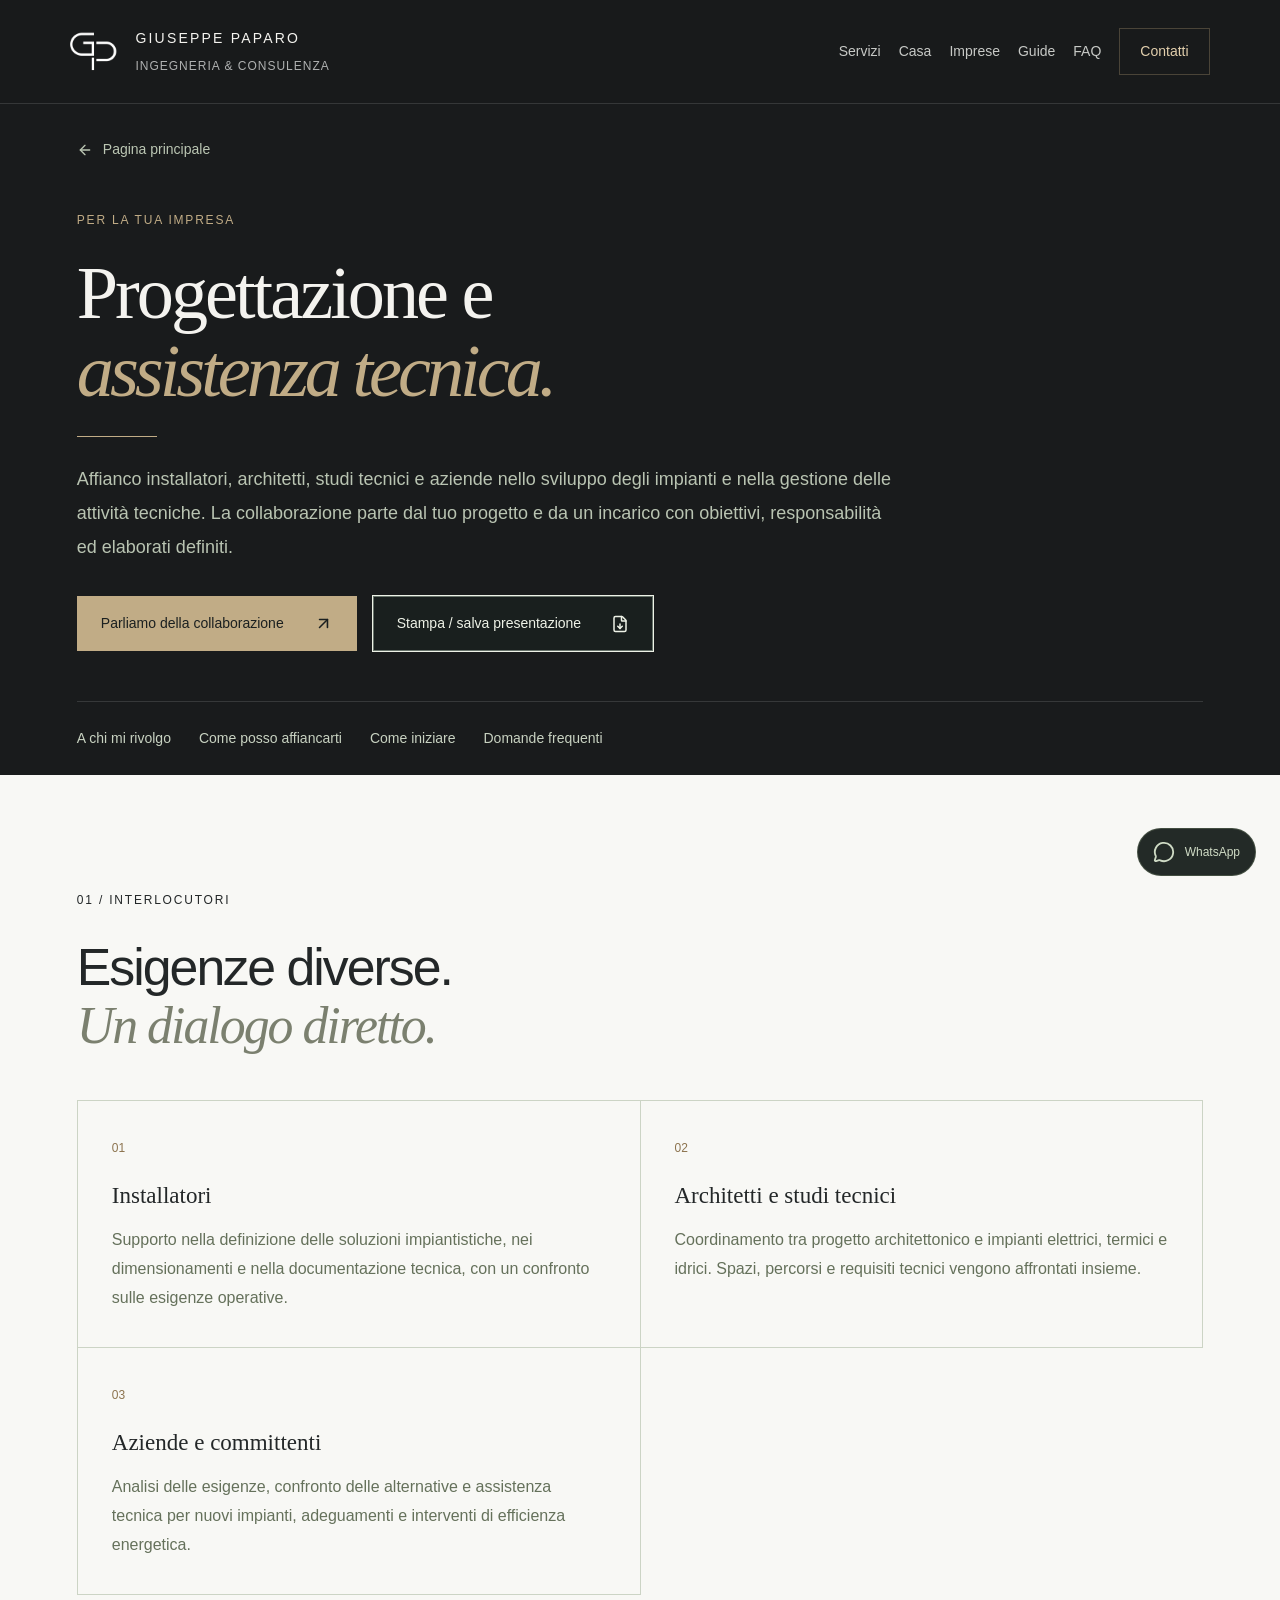
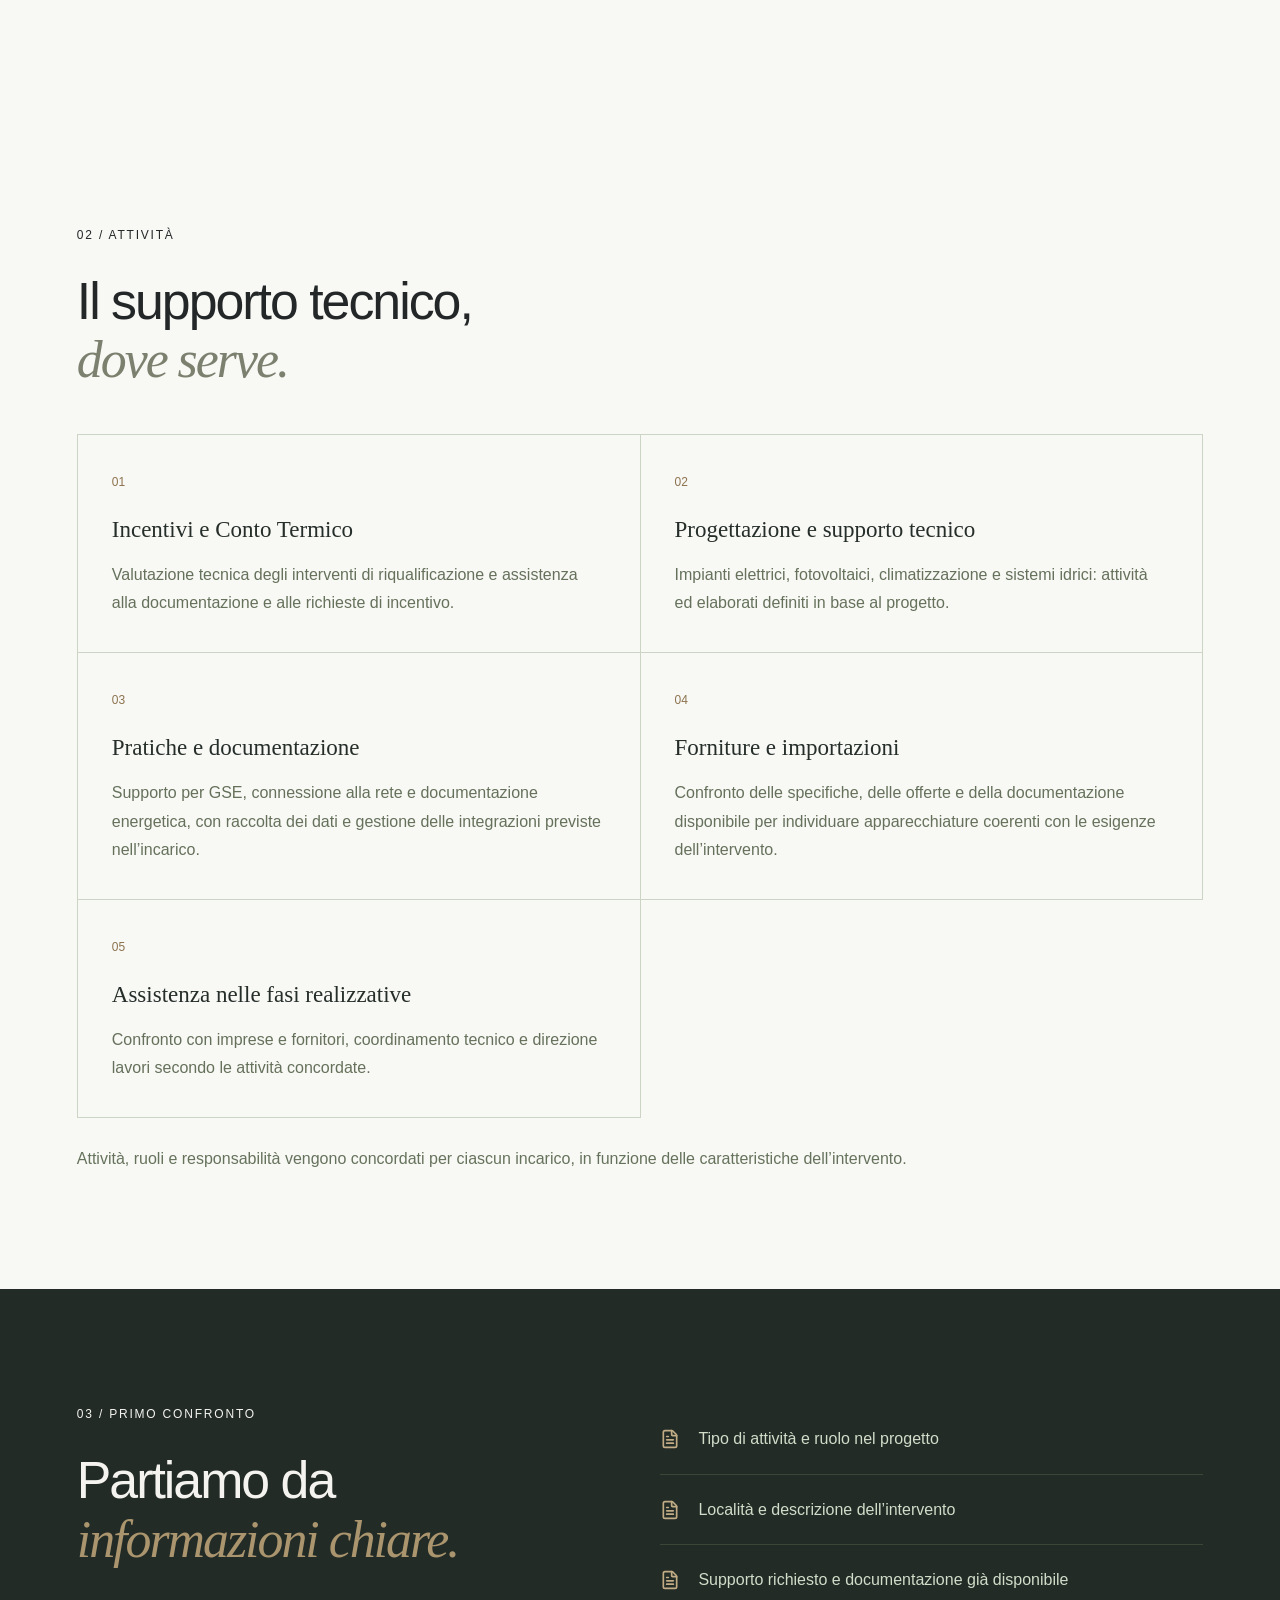
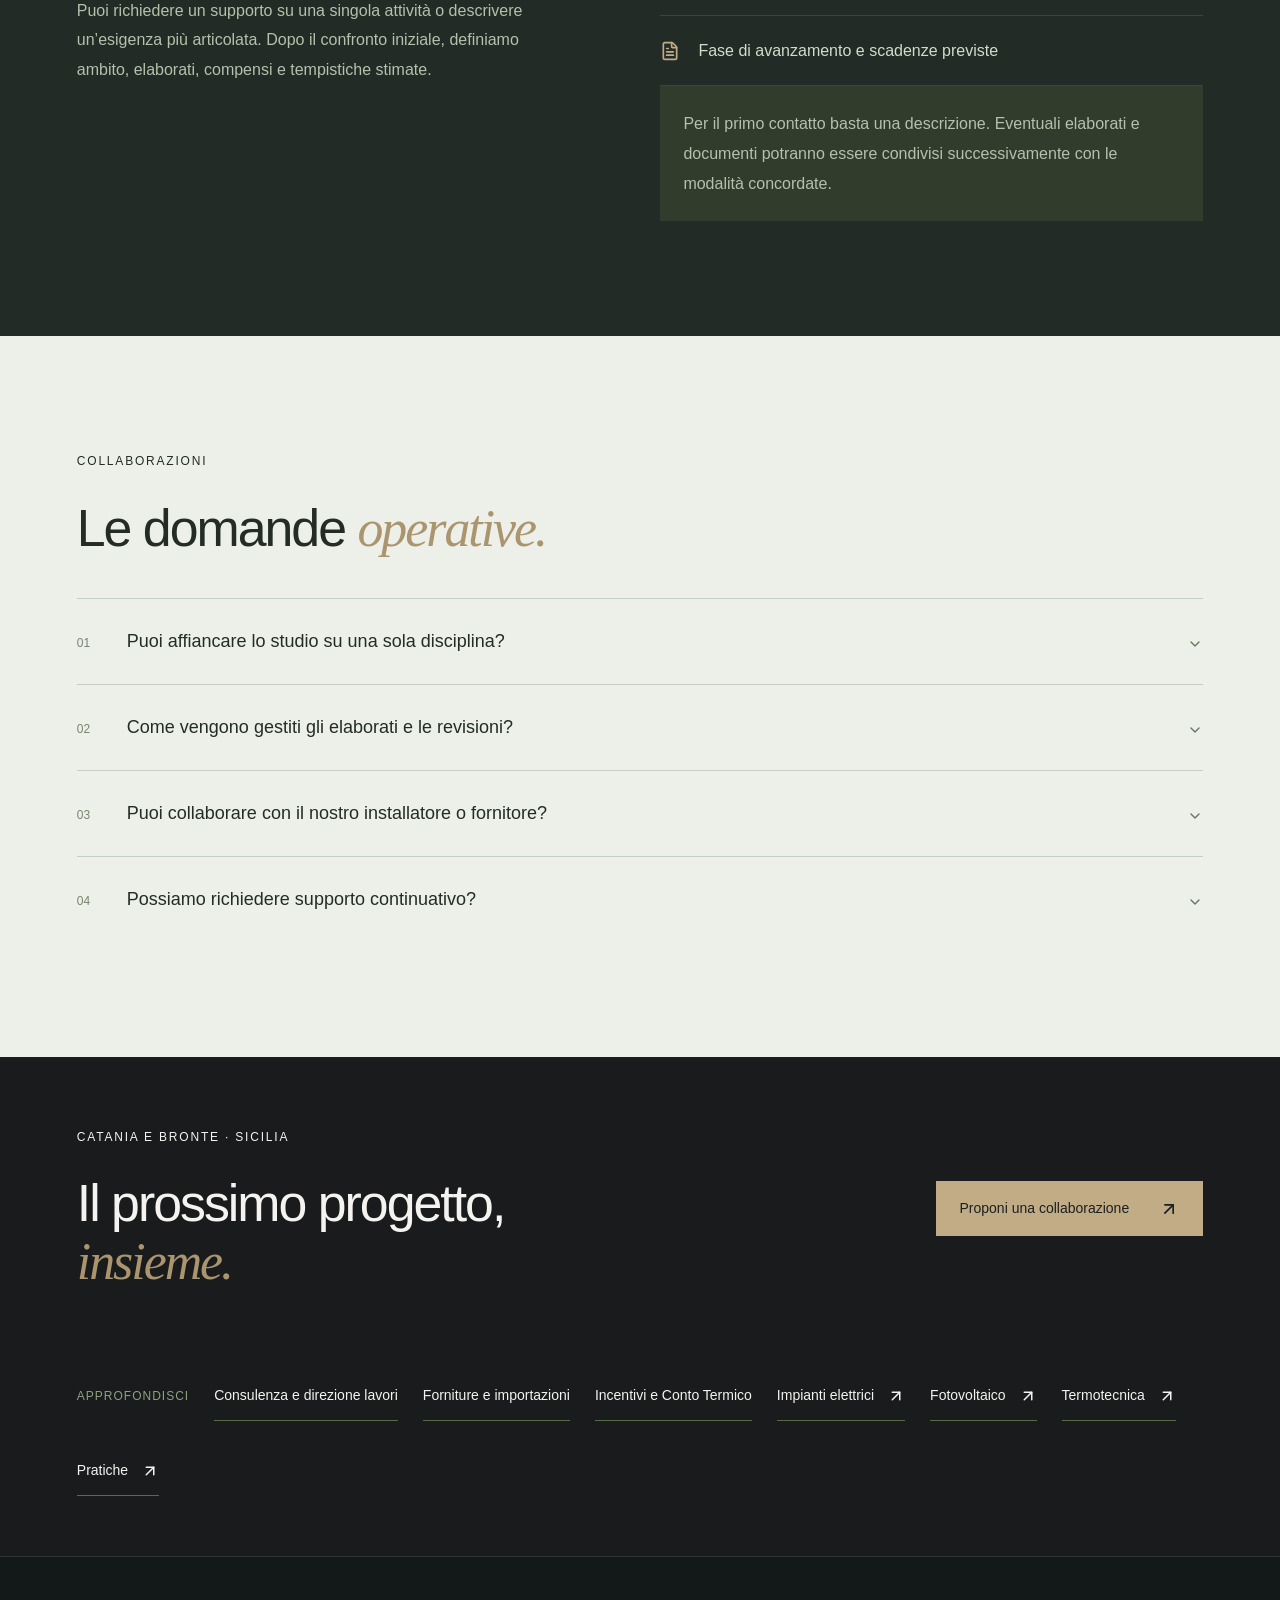
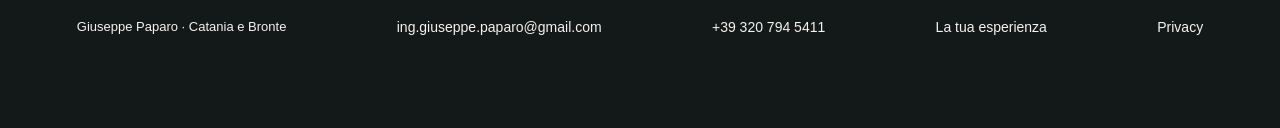
<file: imprese-professionisti/index.html>
<!doctype html><html lang="it"><head><meta charset="UTF-8"><meta name="viewport" content="width=device-width,initial-scale=1"><title>Imprese e professionisti | Giuseppe Paparo</title><meta name="description" content="Collaborazioni tecniche con installatori, architetti e aziende: progettazione impiantistica, pratiche e supporto alle forniture. Catania e Bronte."><link rel="canonical" href="https://giuseppe-paparo.it/imprese-professionisti/"><link rel="icon" href="../favicon.svg"><link rel="stylesheet" href="../assets/style-SArJDlIu.css"></head><body class="antialiased" data-page="/imprese-professionisti"><div id="root"><link rel="preload" as="image" href="../logo.png"/><a class="skip" href="#main">Vai al contenuto</a><header class="detail-header"><a href="../index.html" class="brand" aria-label="Giuseppe Paparo, pagina principale"><img src="../logo.png" alt=""/><span>GIUSEPPE PAPARO<small>INGEGNERIA &amp; CONSULENZA</small></span></a><nav class="detail-nav" aria-label="Navigazione del sito"><a href="../index.html#servizi">Servizi</a><a href="../per-la-casa/index.html">Casa</a><a href="../imprese-professionisti/index.html">Imprese</a><a href="../index.html#guide">Guide</a><a href="../index.html#faq">FAQ</a><a class="nav-contact" href="../index.html#contatti">Contatti</a></nav></header><main id="main" class="service-page collaboration-page"><section class="detail-hero"><a href="../index.html" class="breadcrumb"><svg xmlns="http://www.w3.org/2000/svg" width="16" height="16" viewBox="0 0 24 24" fill="none" stroke="currentColor" stroke-width="2" stroke-linecap="round" stroke-linejoin="round" class="lucide lucide-arrow-left" aria-hidden="true"><path d="m12 19-7-7 7-7"></path><path d="M19 12H5"></path></svg> Pagina principale</a><div class="eyebrow">PER LA TUA IMPRESA</div><h1>Progettazione e<br/><em>assistenza tecnica.</em></h1><p class="detail-intro">Affianco installatori, architetti, studi tecnici e aziende nello sviluppo degli impianti e nella gestione delle attività tecniche. La collaborazione parte dal tuo progetto e da un incarico con obiettivi, responsabilità ed elaborati definiti.</p><a href="../index.html?servizio=Consulenza%20e%20direzione%20lavori#contatti" class="button gold">Parliamo della collaborazione <svg xmlns="http://www.w3.org/2000/svg" width="19" height="19" viewBox="0 0 24 24" fill="none" stroke="currentColor" stroke-width="2" stroke-linecap="round" stroke-linejoin="round" class="lucide lucide-arrow-up-right" aria-hidden="true"><path d="M7 7h10v10"></path><path d="M7 17 17 7"></path></svg></a><button type="button" class="button outline presentation-print">Stampa / salva presentazione <svg xmlns="http://www.w3.org/2000/svg" width="18" height="18" viewBox="0 0 24 24" fill="none" stroke="currentColor" stroke-width="2" stroke-linecap="round" stroke-linejoin="round" class="lucide lucide-file-down" aria-hidden="true"><path d="M6 22a2 2 0 0 1-2-2V4a2 2 0 0 1 2-2h8a2.4 2.4 0 0 1 1.704.706l3.588 3.588A2.4 2.4 0 0 1 20 8v12a2 2 0 0 1-2 2z"></path><path d="M14 2v5a1 1 0 0 0 1 1h5"></path><path d="M12 18v-6"></path><path d="m9 15 3 3 3-3"></path></svg></button><div class="detail-jumps"><a href="#interlocutori">A chi mi rivolgo</a><a href="#supporto">Come posso affiancarti</a><a href="#collaborare">Come iniziare</a><a href="#domande">Domande frequenti</a></div></section><section id="interlocutori" class="section detail-activities"><div class="eyebrow">01 / INTERLOCUTORI</div><h2>Esigenze diverse.<br/><em>Un dialogo diretto.</em></h2><div class="activities-grid"><article><span>0<!-- -->1</span><h3>Installatori</h3><p>Supporto nella definizione delle soluzioni impiantistiche, nei dimensionamenti e nella documentazione tecnica, con un confronto sulle esigenze operative.</p></article><article><span>0<!-- -->2</span><h3>Architetti e studi tecnici</h3><p>Coordinamento tra progetto architettonico e impianti elettrici, termici e idrici. Spazi, percorsi e requisiti tecnici vengono affrontati insieme.</p></article><article><span>0<!-- -->3</span><h3>Aziende e committenti</h3><p>Analisi delle esigenze, confronto delle alternative e assistenza tecnica per nuovi impianti, adeguamenti e interventi di efficienza energetica.</p></article></div></section><section id="supporto" class="section detail-engagement"><div class="eyebrow">02 / ATTIVITÀ</div><h2>Il supporto tecnico,<br/><em>dove serve.</em></h2><div class="activities-grid"><article><span>0<!-- -->1</span><h3>Incentivi e Conto Termico</h3><p>Valutazione tecnica degli interventi di riqualificazione e assistenza alla documentazione e alle richieste di incentivo.</p></article><article><span>0<!-- -->2</span><h3>Progettazione e supporto tecnico</h3><p>Impianti elettrici, fotovoltaici, climatizzazione e sistemi idrici: attività ed elaborati definiti in base al progetto.</p></article><article><span>0<!-- -->3</span><h3>Pratiche e documentazione</h3><p>Supporto per GSE, connessione alla rete e documentazione energetica, con raccolta dei dati e gestione delle integrazioni previste nell’incarico.</p></article><article><span>0<!-- -->4</span><h3>Forniture e importazioni</h3><p>Confronto delle specifiche, delle offerte e della documentazione disponibile per individuare apparecchiature coerenti con le esigenze dell’intervento.</p></article><article><span>0<!-- -->5</span><h3>Assistenza nelle fasi realizzative</h3><p>Confronto con imprese e fornitori, coordinamento tecnico e direzione lavori secondo le attività concordate.</p></article></div><p class="scope-note">Attività, ruoli e responsabilità vengono concordati per ciascun incarico, in funzione delle caratteristiche dell’intervento.</p></section><section id="collaborare" class="section detail-documents"><div><div class="eyebrow">03 / PRIMO CONFRONTO</div><h2>Partiamo da<br/><em>informazioni chiare.</em></h2><p>Puoi richiedere un supporto su una singola attività o descrivere un’esigenza più articolata. Dopo il confronto iniziale, definiamo ambito, elaborati, compensi e tempistiche stimate.</p></div><div><ul><li><svg xmlns="http://www.w3.org/2000/svg" width="20" height="20" viewBox="0 0 24 24" fill="none" stroke="currentColor" stroke-width="2" stroke-linecap="round" stroke-linejoin="round" class="lucide lucide-file-text" aria-hidden="true"><path d="M6 22a2 2 0 0 1-2-2V4a2 2 0 0 1 2-2h8a2.4 2.4 0 0 1 1.704.706l3.588 3.588A2.4 2.4 0 0 1 20 8v12a2 2 0 0 1-2 2z"></path><path d="M14 2v5a1 1 0 0 0 1 1h5"></path><path d="M10 9H8"></path><path d="M16 13H8"></path><path d="M16 17H8"></path></svg><span>Tipo di attività e ruolo nel progetto</span></li><li><svg xmlns="http://www.w3.org/2000/svg" width="20" height="20" viewBox="0 0 24 24" fill="none" stroke="currentColor" stroke-width="2" stroke-linecap="round" stroke-linejoin="round" class="lucide lucide-file-text" aria-hidden="true"><path d="M6 22a2 2 0 0 1-2-2V4a2 2 0 0 1 2-2h8a2.4 2.4 0 0 1 1.704.706l3.588 3.588A2.4 2.4 0 0 1 20 8v12a2 2 0 0 1-2 2z"></path><path d="M14 2v5a1 1 0 0 0 1 1h5"></path><path d="M10 9H8"></path><path d="M16 13H8"></path><path d="M16 17H8"></path></svg><span>Località e descrizione dell’intervento</span></li><li><svg xmlns="http://www.w3.org/2000/svg" width="20" height="20" viewBox="0 0 24 24" fill="none" stroke="currentColor" stroke-width="2" stroke-linecap="round" stroke-linejoin="round" class="lucide lucide-file-text" aria-hidden="true"><path d="M6 22a2 2 0 0 1-2-2V4a2 2 0 0 1 2-2h8a2.4 2.4 0 0 1 1.704.706l3.588 3.588A2.4 2.4 0 0 1 20 8v12a2 2 0 0 1-2 2z"></path><path d="M14 2v5a1 1 0 0 0 1 1h5"></path><path d="M10 9H8"></path><path d="M16 13H8"></path><path d="M16 17H8"></path></svg><span>Supporto richiesto e documentazione già disponibile</span></li><li><svg xmlns="http://www.w3.org/2000/svg" width="20" height="20" viewBox="0 0 24 24" fill="none" stroke="currentColor" stroke-width="2" stroke-linecap="round" stroke-linejoin="round" class="lucide lucide-file-text" aria-hidden="true"><path d="M6 22a2 2 0 0 1-2-2V4a2 2 0 0 1 2-2h8a2.4 2.4 0 0 1 1.704.706l3.588 3.588A2.4 2.4 0 0 1 20 8v12a2 2 0 0 1-2 2z"></path><path d="M14 2v5a1 1 0 0 0 1 1h5"></path><path d="M10 9H8"></path><path d="M16 13H8"></path><path d="M16 17H8"></path></svg><span>Fase di avanzamento e scadenze previste</span></li></ul><p class="document-note">Per il primo contatto basta una descrizione. Eventuali elaborati e documenti potranno essere condivisi successivamente con le modalità concordate.</p></div></section><section id="domande" class="section detail-faq"><div class="eyebrow">COLLABORAZIONI</div><h2>Le domande <em>operative.</em></h2><div data-slot="accordion" class="faq-list" data-orientation="vertical"><div data-state="closed" data-orientation="vertical" data-slot="accordion-item" class="border-b last:border-b-0"><h3 data-orientation="vertical" data-state="closed" class="flex"><button type="button" aria-expanded="false" data-state="closed" data-orientation="vertical" id="radix-_R_1td_" data-slot="accordion-trigger" class="flex flex-1 items-start justify-between gap-4 rounded-md py-4 text-left text-sm font-medium transition-all outline-none hover:underline focus-visible:border-ring focus-visible:ring-[3px] focus-visible:ring-ring/50 disabled:pointer-events-none disabled:opacity-50 [&amp;[data-state=open]&gt;svg]:rotate-180 faq-question" data-radix-collection-item=""><span><small>01</small>Puoi affiancare lo studio su una sola disciplina?</span><svg xmlns="http://www.w3.org/2000/svg" width="24" height="24" viewBox="0 0 24 24" fill="none" stroke="currentColor" stroke-width="2" stroke-linecap="round" stroke-linejoin="round" class="lucide lucide-chevron-down pointer-events-none size-4 shrink-0 translate-y-0.5 text-muted-foreground transition-transform duration-200" aria-hidden="true"><path d="m6 9 6 6 6-6"></path></svg></button></h3><div data-state="closed" id="radix-_R_9td_" hidden="" role="region" aria-labelledby="radix-_R_1td_" data-orientation="vertical" data-slot="accordion-content" class="overflow-hidden text-sm data-[state=closed]:animate-accordion-up data-[state=open]:animate-accordion-down" style="--radix-accordion-content-height:var(--radix-collapsible-content-height);--radix-accordion-content-width:var(--radix-collapsible-content-width)"></div></div><div data-state="closed" data-orientation="vertical" data-slot="accordion-item" class="border-b last:border-b-0"><h3 data-orientation="vertical" data-state="closed" class="flex"><button type="button" aria-expanded="false" data-state="closed" data-orientation="vertical" id="radix-_R_2td_" data-slot="accordion-trigger" class="flex flex-1 items-start justify-between gap-4 rounded-md py-4 text-left text-sm font-medium transition-all outline-none hover:underline focus-visible:border-ring focus-visible:ring-[3px] focus-visible:ring-ring/50 disabled:pointer-events-none disabled:opacity-50 [&amp;[data-state=open]&gt;svg]:rotate-180 faq-question" data-radix-collection-item=""><span><small>02</small>Come vengono gestiti gli elaborati e le revisioni?</span><svg xmlns="http://www.w3.org/2000/svg" width="24" height="24" viewBox="0 0 24 24" fill="none" stroke="currentColor" stroke-width="2" stroke-linecap="round" stroke-linejoin="round" class="lucide lucide-chevron-down pointer-events-none size-4 shrink-0 translate-y-0.5 text-muted-foreground transition-transform duration-200" aria-hidden="true"><path d="m6 9 6 6 6-6"></path></svg></button></h3><div data-state="closed" id="radix-_R_atd_" hidden="" role="region" aria-labelledby="radix-_R_2td_" data-orientation="vertical" data-slot="accordion-content" class="overflow-hidden text-sm data-[state=closed]:animate-accordion-up data-[state=open]:animate-accordion-down" style="--radix-accordion-content-height:var(--radix-collapsible-content-height);--radix-accordion-content-width:var(--radix-collapsible-content-width)"></div></div><div data-state="closed" data-orientation="vertical" data-slot="accordion-item" class="border-b last:border-b-0"><h3 data-orientation="vertical" data-state="closed" class="flex"><button type="button" aria-expanded="false" data-state="closed" data-orientation="vertical" id="radix-_R_3td_" data-slot="accordion-trigger" class="flex flex-1 items-start justify-between gap-4 rounded-md py-4 text-left text-sm font-medium transition-all outline-none hover:underline focus-visible:border-ring focus-visible:ring-[3px] focus-visible:ring-ring/50 disabled:pointer-events-none disabled:opacity-50 [&amp;[data-state=open]&gt;svg]:rotate-180 faq-question" data-radix-collection-item=""><span><small>03</small>Puoi collaborare con il nostro installatore o fornitore?</span><svg xmlns="http://www.w3.org/2000/svg" width="24" height="24" viewBox="0 0 24 24" fill="none" stroke="currentColor" stroke-width="2" stroke-linecap="round" stroke-linejoin="round" class="lucide lucide-chevron-down pointer-events-none size-4 shrink-0 translate-y-0.5 text-muted-foreground transition-transform duration-200" aria-hidden="true"><path d="m6 9 6 6 6-6"></path></svg></button></h3><div data-state="closed" id="radix-_R_btd_" hidden="" role="region" aria-labelledby="radix-_R_3td_" data-orientation="vertical" data-slot="accordion-content" class="overflow-hidden text-sm data-[state=closed]:animate-accordion-up data-[state=open]:animate-accordion-down" style="--radix-accordion-content-height:var(--radix-collapsible-content-height);--radix-accordion-content-width:var(--radix-collapsible-content-width)"></div></div><div data-state="closed" data-orientation="vertical" data-slot="accordion-item" class="border-b last:border-b-0"><h3 data-orientation="vertical" data-state="closed" class="flex"><button type="button" aria-expanded="false" data-state="closed" data-orientation="vertical" id="radix-_R_4td_" data-slot="accordion-trigger" class="flex flex-1 items-start justify-between gap-4 rounded-md py-4 text-left text-sm font-medium transition-all outline-none hover:underline focus-visible:border-ring focus-visible:ring-[3px] focus-visible:ring-ring/50 disabled:pointer-events-none disabled:opacity-50 [&amp;[data-state=open]&gt;svg]:rotate-180 faq-question" data-radix-collection-item=""><span><small>04</small>Possiamo richiedere supporto continuativo?</span><svg xmlns="http://www.w3.org/2000/svg" width="24" height="24" viewBox="0 0 24 24" fill="none" stroke="currentColor" stroke-width="2" stroke-linecap="round" stroke-linejoin="round" class="lucide lucide-chevron-down pointer-events-none size-4 shrink-0 translate-y-0.5 text-muted-foreground transition-transform duration-200" aria-hidden="true"><path d="m6 9 6 6 6-6"></path></svg></button></h3><div data-state="closed" id="radix-_R_ctd_" hidden="" role="region" aria-labelledby="radix-_R_4td_" data-orientation="vertical" data-slot="accordion-content" class="overflow-hidden text-sm data-[state=closed]:animate-accordion-up data-[state=open]:animate-accordion-down" style="--radix-accordion-content-height:var(--radix-collapsible-content-height);--radix-accordion-content-width:var(--radix-collapsible-content-width)"></div></div></div></section><section class="detail-cta"><div><div class="eyebrow">CATANIA E BRONTE · SICILIA</div><h2>Il prossimo progetto,<br/><em>insieme.</em></h2></div><a href="../index.html?servizio=Consulenza%20e%20direzione%20lavori#contatti" class="button gold">Proponi una collaborazione <svg xmlns="http://www.w3.org/2000/svg" width="20" height="20" viewBox="0 0 24 24" fill="none" stroke="currentColor" stroke-width="2" stroke-linecap="round" stroke-linejoin="round" class="lucide lucide-arrow-up-right" aria-hidden="true"><path d="M7 7h10v10"></path><path d="M7 17 17 7"></path></svg></a></section><section class="related-services"><span>APPROFONDISCI</span><a href="../servizi/consulenza-direzione-lavori/index.html">Consulenza e direzione lavori</a><a href="../servizi/importazioni-forniture/index.html">Forniture e importazioni</a><a href="../servizi/incentivi-conto-termico/index.html">Incentivi e Conto Termico</a><a href="../servizi/impianti-elettrici/index.html">Impianti elettrici <svg xmlns="http://www.w3.org/2000/svg" width="18" height="18" viewBox="0 0 24 24" fill="none" stroke="currentColor" stroke-width="2" stroke-linecap="round" stroke-linejoin="round" class="lucide lucide-arrow-up-right" aria-hidden="true"><path d="M7 7h10v10"></path><path d="M7 17 17 7"></path></svg></a><a href="../servizi/fotovoltaico/index.html">Fotovoltaico <svg xmlns="http://www.w3.org/2000/svg" width="18" height="18" viewBox="0 0 24 24" fill="none" stroke="currentColor" stroke-width="2" stroke-linecap="round" stroke-linejoin="round" class="lucide lucide-arrow-up-right" aria-hidden="true"><path d="M7 7h10v10"></path><path d="M7 17 17 7"></path></svg></a><a href="../servizi/termotecnica/index.html">Termotecnica <svg xmlns="http://www.w3.org/2000/svg" width="18" height="18" viewBox="0 0 24 24" fill="none" stroke="currentColor" stroke-width="2" stroke-linecap="round" stroke-linejoin="round" class="lucide lucide-arrow-up-right" aria-hidden="true"><path d="M7 7h10v10"></path><path d="M7 17 17 7"></path></svg></a><a href="../servizi/pratiche/index.html">Pratiche <svg xmlns="http://www.w3.org/2000/svg" width="18" height="18" viewBox="0 0 24 24" fill="none" stroke="currentColor" stroke-width="2" stroke-linecap="round" stroke-linejoin="round" class="lucide lucide-arrow-up-right" aria-hidden="true"><path d="M7 7h10v10"></path><path d="M7 17 17 7"></path></svg></a></section></main><footer class="detail-footer"><span>Giuseppe Paparo · Catania e Bronte</span><a href="mailto:ing.giuseppe.paparo@gmail.com">ing.giuseppe.paparo@gmail.com</a><a href="tel:+393207945411">+39 320 794 5411</a><a href="../recensioni/index.html">La tua esperienza</a><a href="../index.html#privacy">Privacy</a></footer><a class="whatsapp-floating" href="https://wa.me/393207945411?text=Buongiorno%20Giuseppe%2C%20vorrei%20informazioni%20per%20un%20progetto." target="_blank" rel="noopener noreferrer" aria-label="Contatta Giuseppe Paparo su WhatsApp (si apre in una nuova scheda)"><svg xmlns="http://www.w3.org/2000/svg" width="22" height="22" viewBox="0 0 24 24" fill="none" stroke="currentColor" stroke-width="2" stroke-linecap="round" stroke-linejoin="round" class="lucide lucide-message-circle" aria-hidden="true"><path d="M2.992 16.342a2 2 0 0 1 .094 1.167l-1.065 3.29a1 1 0 0 0 1.236 1.168l3.413-.998a2 2 0 0 1 1.099.092 10 10 0 1 0-4.777-4.719"></path></svg><span>WhatsApp</span><svg xmlns="http://www.w3.org/2000/svg" width="14" height="14" viewBox="0 0 24 24" fill="none" stroke="currentColor" stroke-width="2" stroke-linecap="round" stroke-linejoin="round" class="lucide lucide-arrow-up-right" aria-hidden="true"><path d="M7 7h10v10"></path><path d="M7 17 17 7"></path></svg></a></div><noscript><div class="no-script-message">Per utilizzare i moduli e la vista interattiva abilita JavaScript. Puoi contattarmi al <a href="tel:+393207945411">+39 320 794 5411</a> o via <a href="mailto:ing.giuseppe.paparo@gmail.com">email</a>.</div></noscript><script src="../recensioni-data.js"></script><script defer src="../assets/site.js"></script></body></html>
</file>
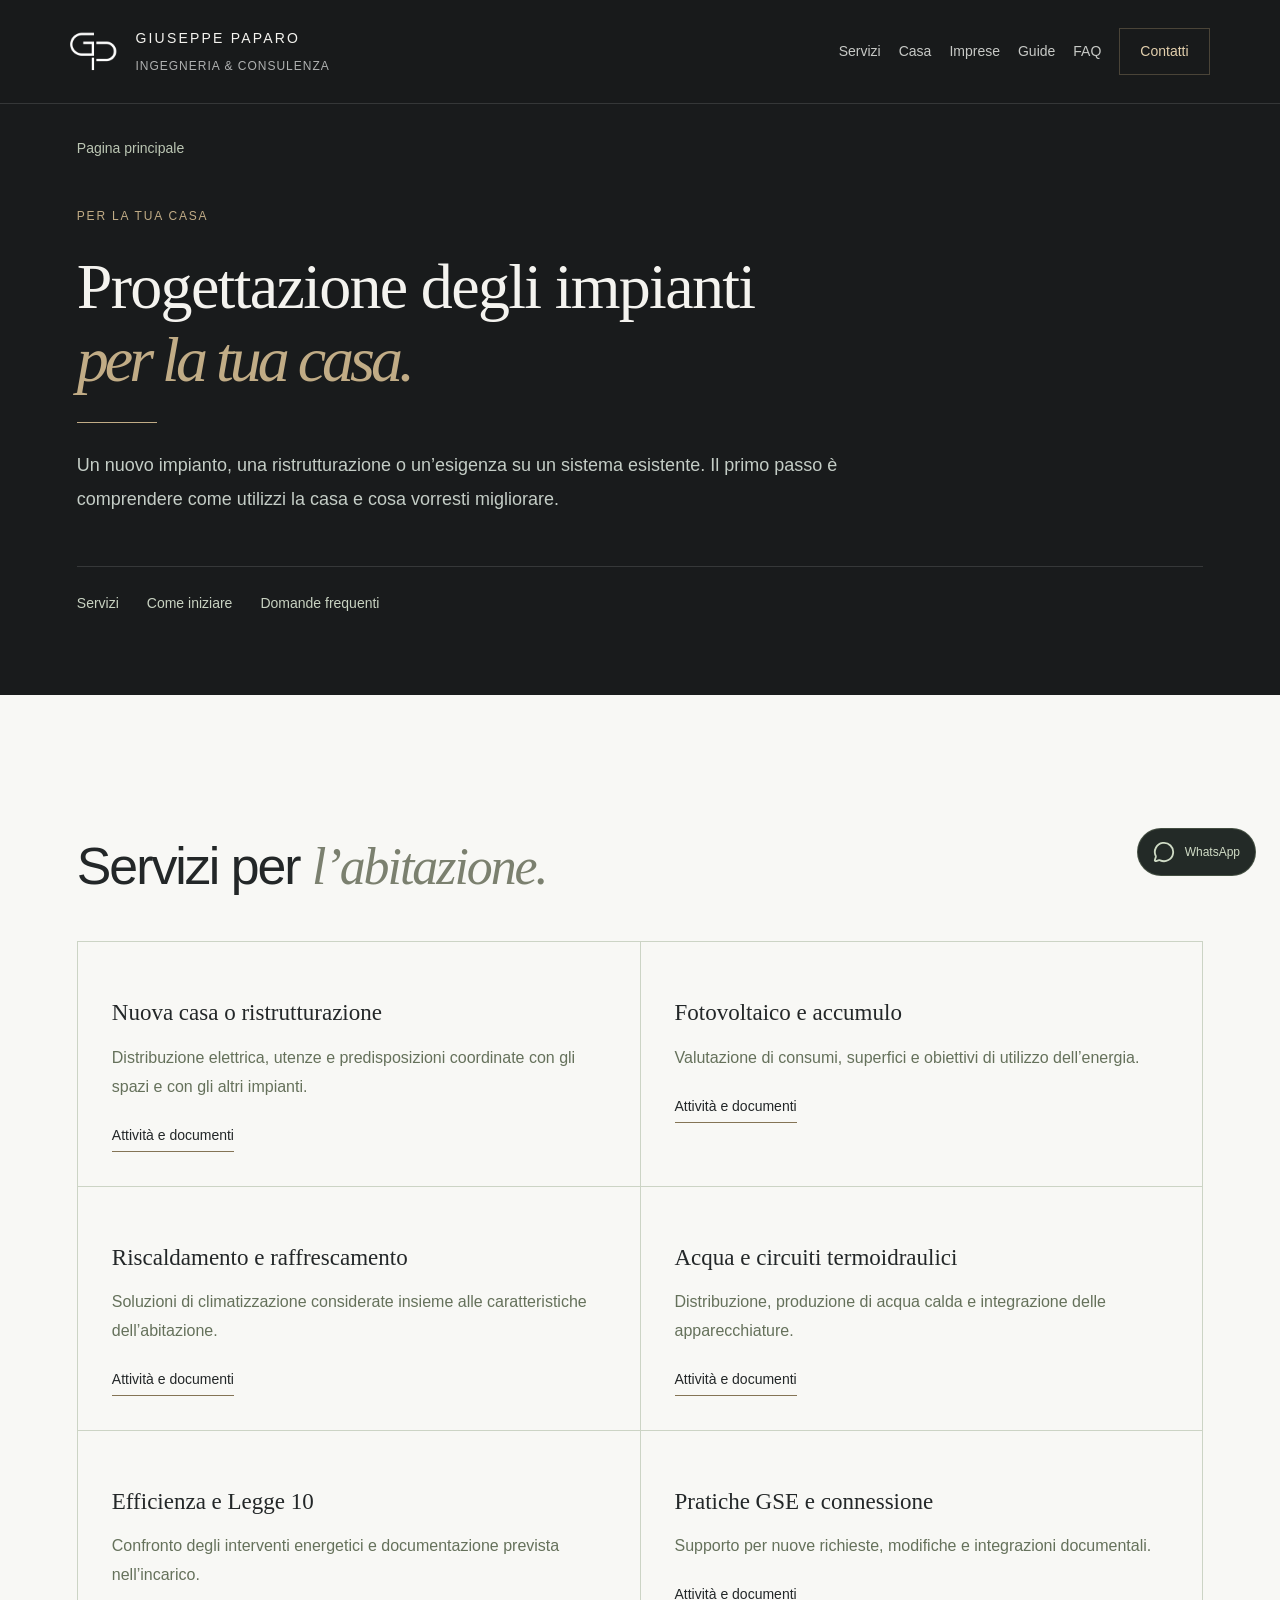
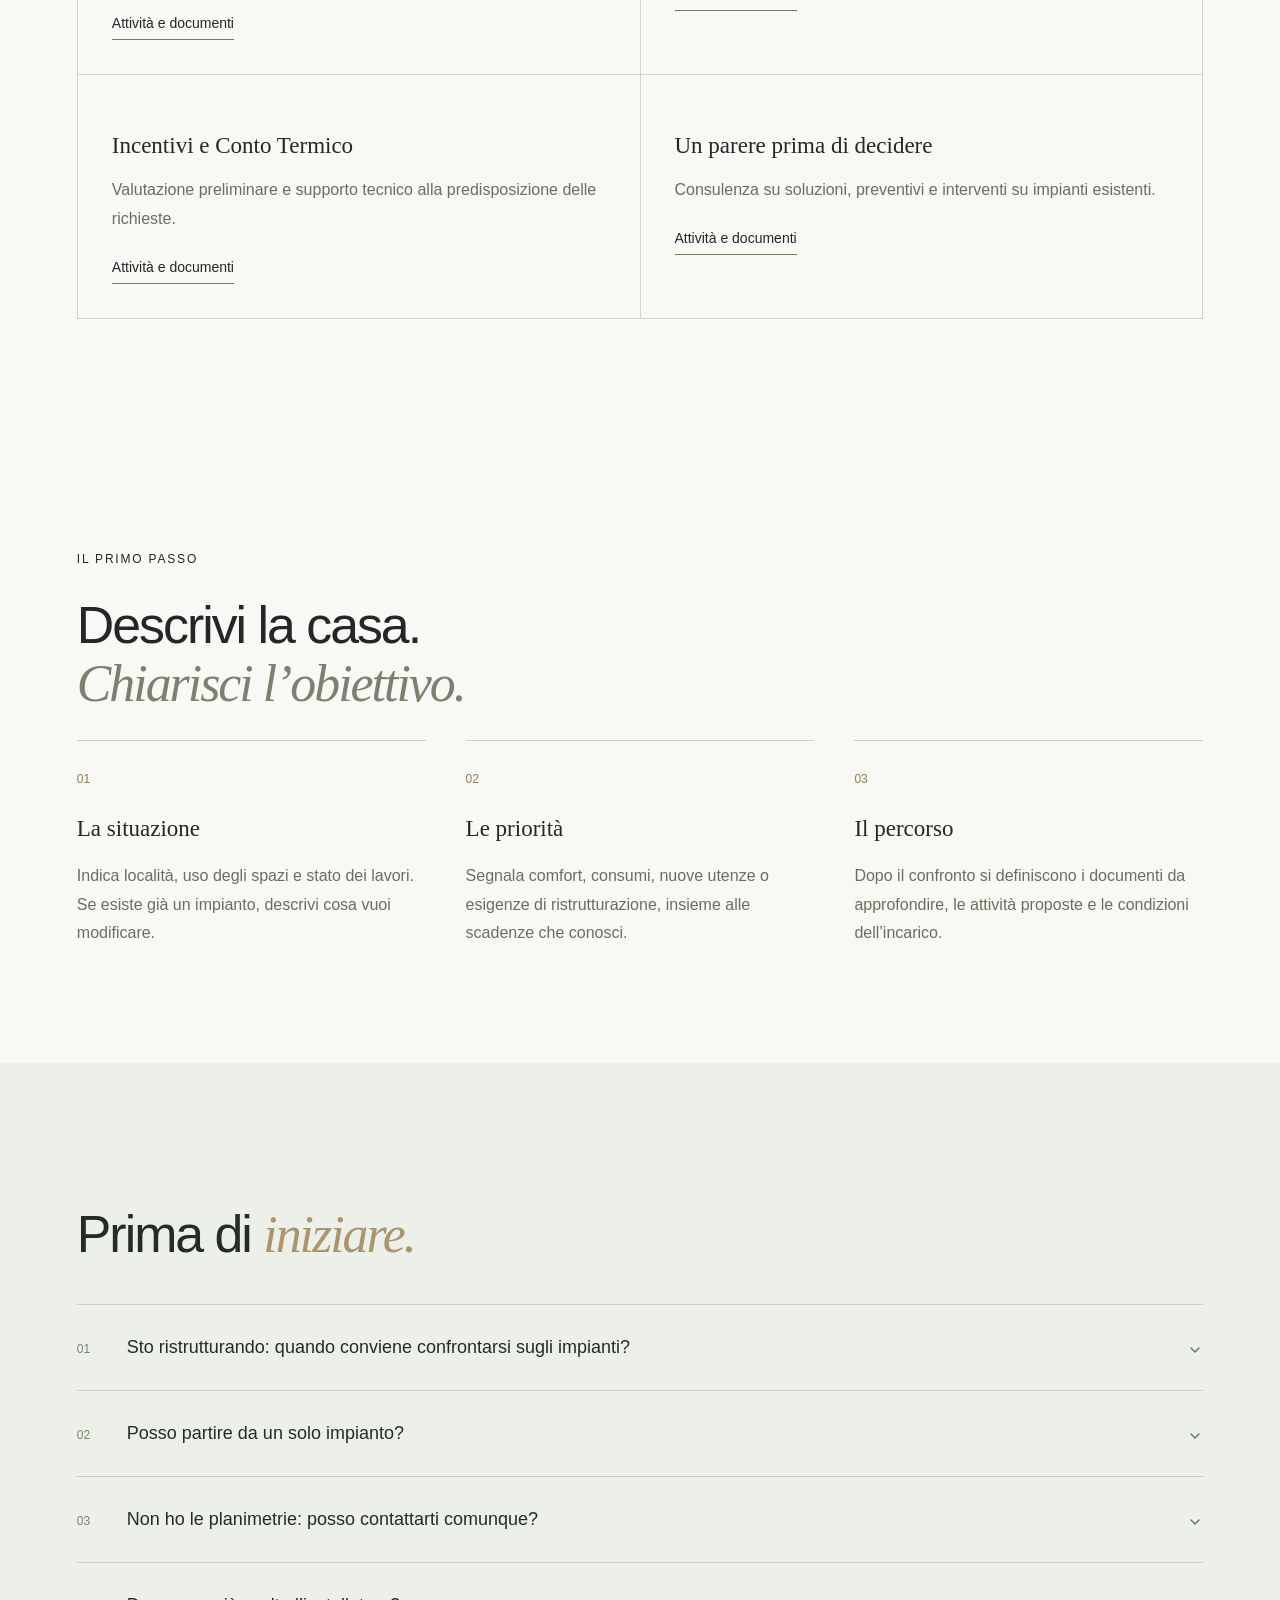
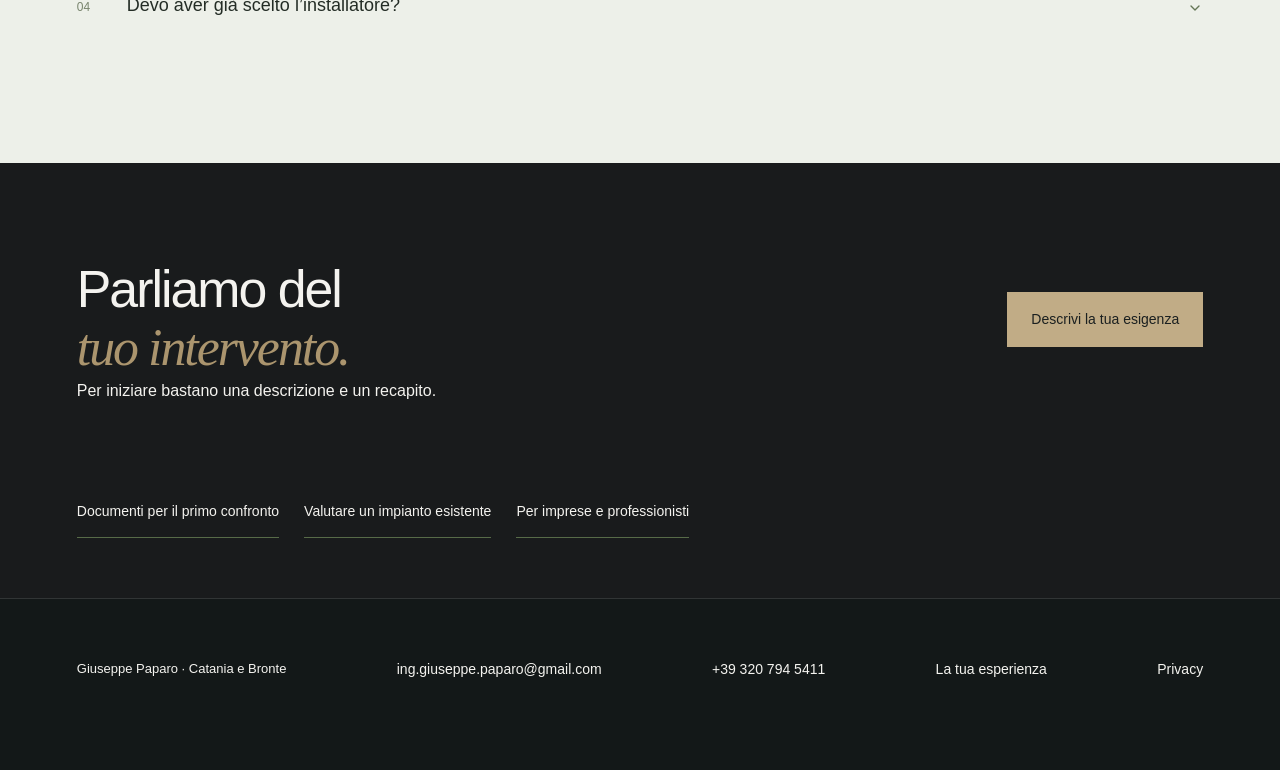
<file: per-la-casa/index.html>
<!doctype html><html lang="it"><head><meta charset="UTF-8"><meta name="viewport" content="width=device-width,initial-scale=1"><title>Per la tua casa | Giuseppe Paparo</title><meta name="description" content="Progettazione e consulenza per impianti elettrici, fotovoltaico, comfort domestico e riqualificazione. Catania e Bronte."><link rel="canonical" href="https://giuseppe-paparo.it/per-la-casa/"><link rel="icon" href="../favicon.svg"><link rel="stylesheet" href="../assets/style-SArJDlIu.css"></head><body class="antialiased" data-page="/per-la-casa"><div id="root"><link rel="preload" as="image" href="../logo.png"/><a class="skip" href="#main">Vai al contenuto</a><header class="detail-header"><a href="../index.html" class="brand" aria-label="Giuseppe Paparo, pagina principale"><img src="../logo.png" alt=""/><span>GIUSEPPE PAPARO<small>INGEGNERIA &amp; CONSULENZA</small></span></a><nav class="detail-nav" aria-label="Navigazione del sito"><a href="../index.html#servizi">Servizi</a><a href="../per-la-casa/index.html">Casa</a><a href="../imprese-professionisti/index.html">Imprese</a><a href="../index.html#guide">Guide</a><a href="../index.html#faq">FAQ</a><a class="nav-contact" href="../index.html#contatti">Contatti</a></nav></header><main id="main" class="service-page editorial-page"><div class="editorial-back"><a href="../index.html" class="breadcrumb">Pagina principale</a></div><section class="detail-hero"><div class="eyebrow">PER LA TUA CASA</div><h1>Progettazione degli impianti<br/><em>per la tua casa.</em></h1><p class="detail-intro">Un nuovo impianto, una ristrutturazione o un’esigenza su un sistema esistente. Il primo passo è comprendere come utilizzi la casa e cosa vorresti migliorare.</p><div class="detail-jumps"><a href="#soluzioni">Servizi</a><a href="#preparazione">Come iniziare</a><a href="#domande">Domande frequenti</a></div></section><section id="soluzioni" class="section detail-activities"><h2>Servizi per <em>l’abitazione.</em></h2><div class="activities-grid"><article><h3>Nuova casa o ristrutturazione</h3><p>Distribuzione elettrica, utenze e predisposizioni coordinate con gli spazi e con gli altri impianti.</p><a class="editorial-link" href="../servizi/impianti-elettrici/index.html">Attività e documenti</a></article><article><h3>Fotovoltaico e accumulo</h3><p>Valutazione di consumi, superfici e obiettivi di utilizzo dell’energia.</p><a class="editorial-link" href="../servizi/fotovoltaico/index.html">Attività e documenti</a></article><article><h3>Riscaldamento e raffrescamento</h3><p>Soluzioni di climatizzazione considerate insieme alle caratteristiche dell’abitazione.</p><a class="editorial-link" href="../servizi/termotecnica/index.html">Attività e documenti</a></article><article><h3>Acqua e circuiti termoidraulici</h3><p>Distribuzione, produzione di acqua calda e integrazione delle apparecchiature.</p><a class="editorial-link" href="../servizi/idrico-termoidraulico/index.html">Attività e documenti</a></article><article><h3>Efficienza e Legge 10</h3><p>Confronto degli interventi energetici e documentazione prevista nell’incarico.</p><a class="editorial-link" href="../servizi/efficienza-legge-10/index.html">Attività e documenti</a></article><article><h3>Pratiche GSE e connessione</h3><p>Supporto per nuove richieste, modifiche e integrazioni documentali.</p><a class="editorial-link" href="../servizi/pratiche/index.html">Attività e documenti</a></article><article><h3>Incentivi e Conto Termico</h3><p>Valutazione preliminare e supporto tecnico alla predisposizione delle richieste.</p><a class="editorial-link" href="../servizi/incentivi-conto-termico/index.html">Attività e documenti</a></article><article><h3>Un parere prima di decidere</h3><p>Consulenza su soluzioni, preventivi e interventi su impianti esistenti.</p><a class="editorial-link" href="../servizi/consulenza-direzione-lavori/index.html">Attività e documenti</a></article></div></section><section id="preparazione" class="section detail-engagement"><div class="eyebrow">IL PRIMO PASSO</div><h2>Descrivi la casa.<br/><em>Chiarisci l’obiettivo.</em></h2><div class="engagement-steps"><article><small>0<!-- -->1</small><h3>La situazione</h3><p>Indica località, uso degli spazi e stato dei lavori. Se esiste già un impianto, descrivi cosa vuoi modificare.</p></article><article><small>0<!-- -->2</small><h3>Le priorità</h3><p>Segnala comfort, consumi, nuove utenze o esigenze di ristrutturazione, insieme alle scadenze che conosci.</p></article><article><small>0<!-- -->3</small><h3>Il percorso</h3><p>Dopo il confronto si definiscono i documenti da approfondire, le attività proposte e le condizioni dell’incarico.</p></article></div></section><section id="domande" class="section detail-faq"><h2>Prima di <em>iniziare.</em></h2><div data-slot="accordion" class="faq-list" data-orientation="vertical"><div data-state="closed" data-orientation="vertical" data-slot="accordion-item" class="border-b last:border-b-0"><h3 data-orientation="vertical" data-state="closed" class="flex"><button type="button" aria-expanded="false" data-state="closed" data-orientation="vertical" id="radix-_R_6id_" data-slot="accordion-trigger" class="flex flex-1 items-start justify-between gap-4 rounded-md py-4 text-left text-sm font-medium transition-all outline-none hover:underline focus-visible:border-ring focus-visible:ring-[3px] focus-visible:ring-ring/50 disabled:pointer-events-none disabled:opacity-50 [&amp;[data-state=open]&gt;svg]:rotate-180 faq-question" data-radix-collection-item=""><span><small>01</small>Sto ristrutturando: quando conviene confrontarsi sugli impianti?</span><svg xmlns="http://www.w3.org/2000/svg" width="24" height="24" viewBox="0 0 24 24" fill="none" stroke="currentColor" stroke-width="2" stroke-linecap="round" stroke-linejoin="round" class="lucide lucide-chevron-down pointer-events-none size-4 shrink-0 translate-y-0.5 text-muted-foreground transition-transform duration-200" aria-hidden="true"><path d="m6 9 6 6 6-6"></path></svg></button></h3><div data-state="closed" id="radix-_R_16id_" hidden="" role="region" aria-labelledby="radix-_R_6id_" data-orientation="vertical" data-slot="accordion-content" class="overflow-hidden text-sm data-[state=closed]:animate-accordion-up data-[state=open]:animate-accordion-down" style="--radix-accordion-content-height:var(--radix-collapsible-content-height);--radix-accordion-content-width:var(--radix-collapsible-content-width)"></div></div><div data-state="closed" data-orientation="vertical" data-slot="accordion-item" class="border-b last:border-b-0"><h3 data-orientation="vertical" data-state="closed" class="flex"><button type="button" aria-expanded="false" data-state="closed" data-orientation="vertical" id="radix-_R_aid_" data-slot="accordion-trigger" class="flex flex-1 items-start justify-between gap-4 rounded-md py-4 text-left text-sm font-medium transition-all outline-none hover:underline focus-visible:border-ring focus-visible:ring-[3px] focus-visible:ring-ring/50 disabled:pointer-events-none disabled:opacity-50 [&amp;[data-state=open]&gt;svg]:rotate-180 faq-question" data-radix-collection-item=""><span><small>02</small>Posso partire da un solo impianto?</span><svg xmlns="http://www.w3.org/2000/svg" width="24" height="24" viewBox="0 0 24 24" fill="none" stroke="currentColor" stroke-width="2" stroke-linecap="round" stroke-linejoin="round" class="lucide lucide-chevron-down pointer-events-none size-4 shrink-0 translate-y-0.5 text-muted-foreground transition-transform duration-200" aria-hidden="true"><path d="m6 9 6 6 6-6"></path></svg></button></h3><div data-state="closed" id="radix-_R_1aid_" hidden="" role="region" aria-labelledby="radix-_R_aid_" data-orientation="vertical" data-slot="accordion-content" class="overflow-hidden text-sm data-[state=closed]:animate-accordion-up data-[state=open]:animate-accordion-down" style="--radix-accordion-content-height:var(--radix-collapsible-content-height);--radix-accordion-content-width:var(--radix-collapsible-content-width)"></div></div><div data-state="closed" data-orientation="vertical" data-slot="accordion-item" class="border-b last:border-b-0"><h3 data-orientation="vertical" data-state="closed" class="flex"><button type="button" aria-expanded="false" data-state="closed" data-orientation="vertical" id="radix-_R_eid_" data-slot="accordion-trigger" class="flex flex-1 items-start justify-between gap-4 rounded-md py-4 text-left text-sm font-medium transition-all outline-none hover:underline focus-visible:border-ring focus-visible:ring-[3px] focus-visible:ring-ring/50 disabled:pointer-events-none disabled:opacity-50 [&amp;[data-state=open]&gt;svg]:rotate-180 faq-question" data-radix-collection-item=""><span><small>03</small>Non ho le planimetrie: posso contattarti comunque?</span><svg xmlns="http://www.w3.org/2000/svg" width="24" height="24" viewBox="0 0 24 24" fill="none" stroke="currentColor" stroke-width="2" stroke-linecap="round" stroke-linejoin="round" class="lucide lucide-chevron-down pointer-events-none size-4 shrink-0 translate-y-0.5 text-muted-foreground transition-transform duration-200" aria-hidden="true"><path d="m6 9 6 6 6-6"></path></svg></button></h3><div data-state="closed" id="radix-_R_1eid_" hidden="" role="region" aria-labelledby="radix-_R_eid_" data-orientation="vertical" data-slot="accordion-content" class="overflow-hidden text-sm data-[state=closed]:animate-accordion-up data-[state=open]:animate-accordion-down" style="--radix-accordion-content-height:var(--radix-collapsible-content-height);--radix-accordion-content-width:var(--radix-collapsible-content-width)"></div></div><div data-state="closed" data-orientation="vertical" data-slot="accordion-item" class="border-b last:border-b-0"><h3 data-orientation="vertical" data-state="closed" class="flex"><button type="button" aria-expanded="false" data-state="closed" data-orientation="vertical" id="radix-_R_iid_" data-slot="accordion-trigger" class="flex flex-1 items-start justify-between gap-4 rounded-md py-4 text-left text-sm font-medium transition-all outline-none hover:underline focus-visible:border-ring focus-visible:ring-[3px] focus-visible:ring-ring/50 disabled:pointer-events-none disabled:opacity-50 [&amp;[data-state=open]&gt;svg]:rotate-180 faq-question" data-radix-collection-item=""><span><small>04</small>Devo aver già scelto l’installatore?</span><svg xmlns="http://www.w3.org/2000/svg" width="24" height="24" viewBox="0 0 24 24" fill="none" stroke="currentColor" stroke-width="2" stroke-linecap="round" stroke-linejoin="round" class="lucide lucide-chevron-down pointer-events-none size-4 shrink-0 translate-y-0.5 text-muted-foreground transition-transform duration-200" aria-hidden="true"><path d="m6 9 6 6 6-6"></path></svg></button></h3><div data-state="closed" id="radix-_R_1iid_" hidden="" role="region" aria-labelledby="radix-_R_iid_" data-orientation="vertical" data-slot="accordion-content" class="overflow-hidden text-sm data-[state=closed]:animate-accordion-up data-[state=open]:animate-accordion-down" style="--radix-accordion-content-height:var(--radix-collapsible-content-height);--radix-accordion-content-width:var(--radix-collapsible-content-width)"></div></div></div></section><section class="detail-cta"><div><h2>Parliamo del<br/><em>tuo intervento.</em></h2><p>Per iniziare bastano una descrizione e un recapito.</p></div><a class="button gold" href="../index.html?servizio=Altro%20%2F%20progetto%20integrato#contatti">Descrivi la tua esigenza</a></section><section class="related-services"><a href="../guide/primo-confronto/index.html">Documenti per il primo confronto</a><a href="../guide/impianto-esistente/index.html">Valutare un impianto esistente</a><a href="../imprese-professionisti/index.html">Per imprese e professionisti</a></section></main><footer class="detail-footer"><span>Giuseppe Paparo · Catania e Bronte</span><a href="mailto:ing.giuseppe.paparo@gmail.com">ing.giuseppe.paparo@gmail.com</a><a href="tel:+393207945411">+39 320 794 5411</a><a href="../recensioni/index.html">La tua esperienza</a><a href="../index.html#privacy">Privacy</a></footer><a class="whatsapp-floating" href="https://wa.me/393207945411?text=Buongiorno%20Giuseppe%2C%20vorrei%20informazioni%20per%20un%20progetto." target="_blank" rel="noopener noreferrer" aria-label="Contatta Giuseppe Paparo su WhatsApp (si apre in una nuova scheda)"><svg xmlns="http://www.w3.org/2000/svg" width="22" height="22" viewBox="0 0 24 24" fill="none" stroke="currentColor" stroke-width="2" stroke-linecap="round" stroke-linejoin="round" class="lucide lucide-message-circle" aria-hidden="true"><path d="M2.992 16.342a2 2 0 0 1 .094 1.167l-1.065 3.29a1 1 0 0 0 1.236 1.168l3.413-.998a2 2 0 0 1 1.099.092 10 10 0 1 0-4.777-4.719"></path></svg><span>WhatsApp</span><svg xmlns="http://www.w3.org/2000/svg" width="14" height="14" viewBox="0 0 24 24" fill="none" stroke="currentColor" stroke-width="2" stroke-linecap="round" stroke-linejoin="round" class="lucide lucide-arrow-up-right" aria-hidden="true"><path d="M7 7h10v10"></path><path d="M7 17 17 7"></path></svg></a></div><noscript><div class="no-script-message">Per utilizzare i moduli e la vista interattiva abilita JavaScript. Puoi contattarmi al <a href="tel:+393207945411">+39 320 794 5411</a> o via <a href="mailto:ing.giuseppe.paparo@gmail.com">email</a>.</div></noscript><script src="../recensioni-data.js"></script><script defer src="../assets/site.js"></script></body></html>
</file>
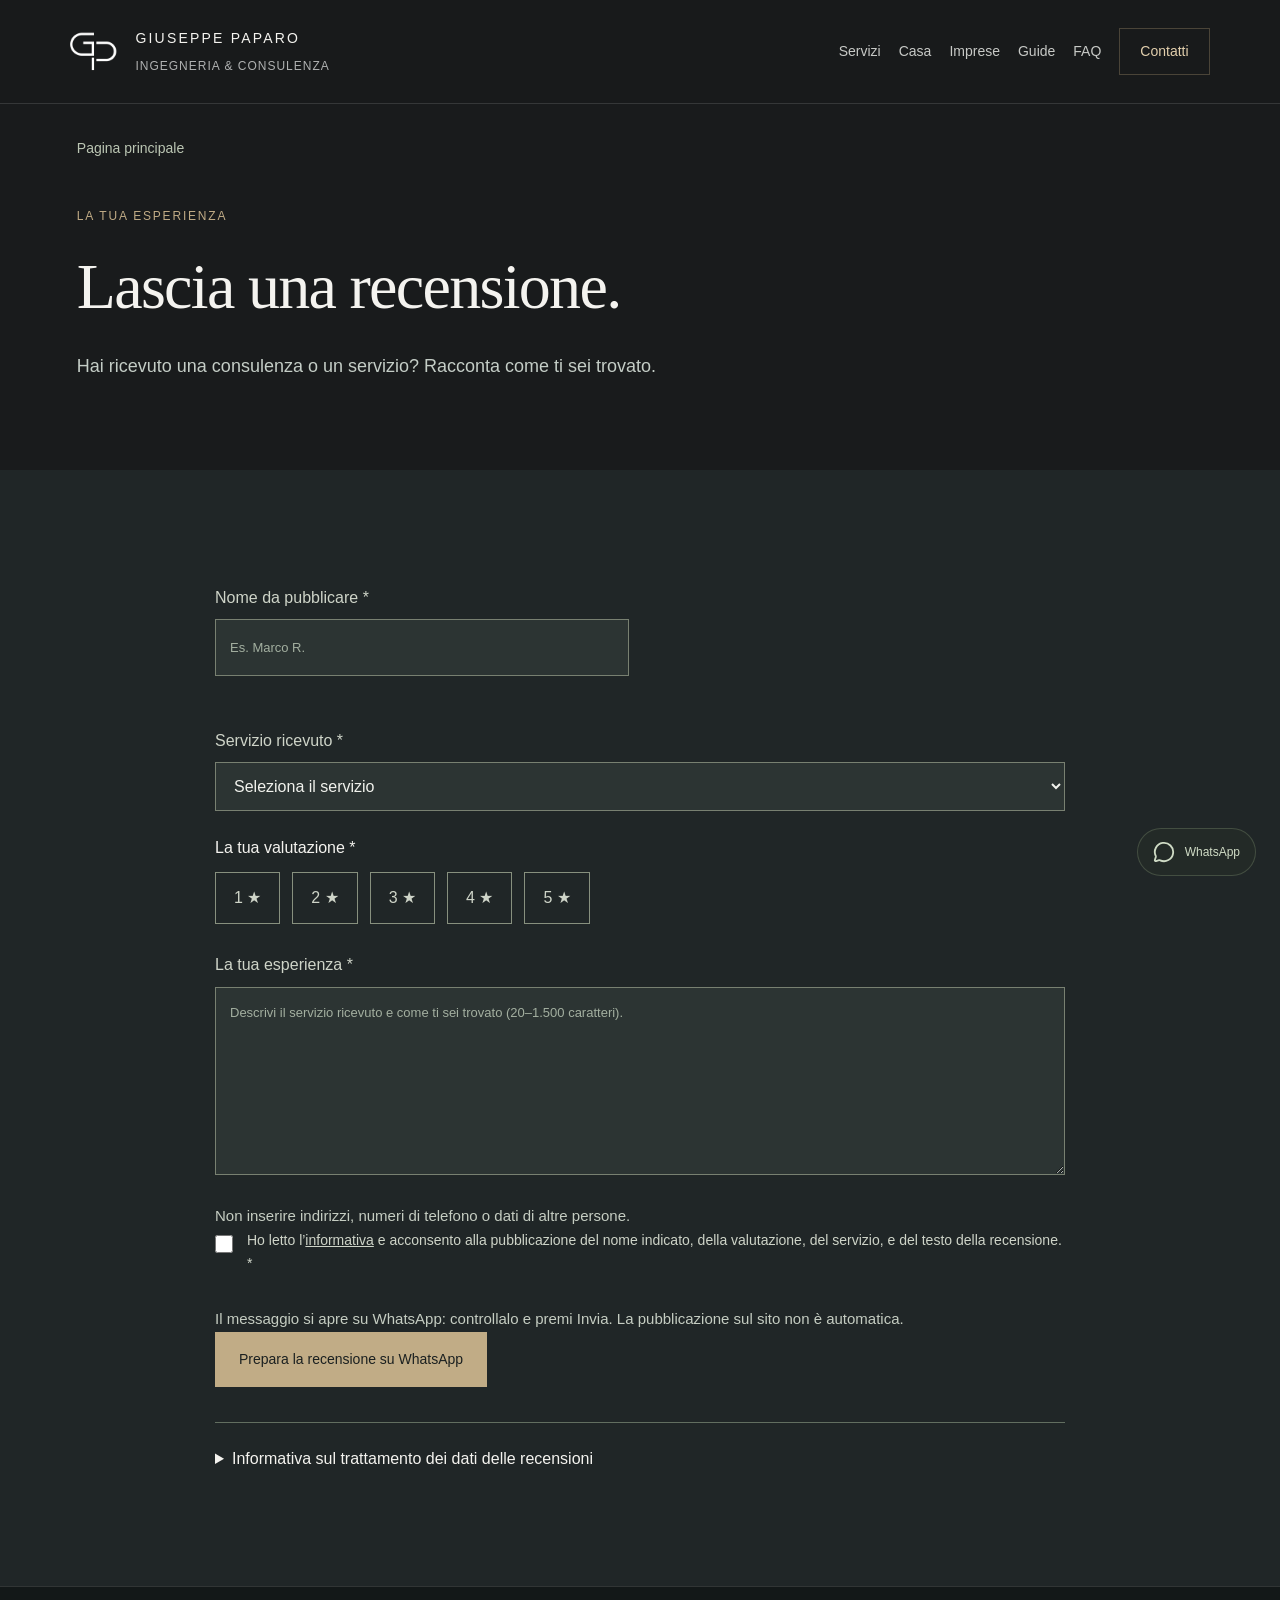
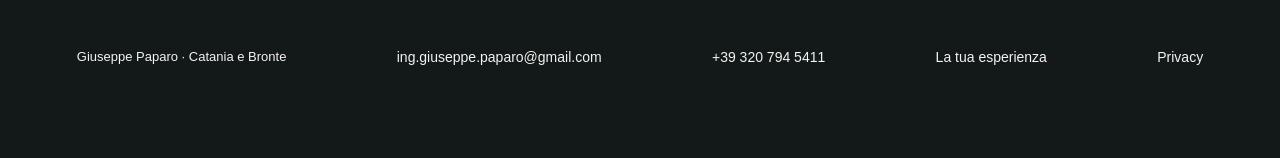
<file: recensioni/index.html>
<!doctype html><html lang="it"><head><meta charset="UTF-8"><meta name="viewport" content="width=device-width,initial-scale=1"><title>Lascia una recensione | Giuseppe Paparo</title><meta name="description" content="Condividi la tua esperienza con i servizi di progettazione e consulenza di Giuseppe Paparo."><link rel="canonical" href="https://giuseppe-paparo.it/recensioni/"><link rel="icon" href="../favicon.svg"><link rel="stylesheet" href="../assets/style-SArJDlIu.css"></head><body class="antialiased" data-page="/recensioni"><div id="root"><link rel="preload" as="image" href="../logo.png"/><a class="skip" href="#main">Vai al contenuto</a><header class="detail-header"><a href="../index.html" class="brand" aria-label="Giuseppe Paparo, pagina principale"><img src="../logo.png" alt=""/><span>GIUSEPPE PAPARO<small>INGEGNERIA &amp; CONSULENZA</small></span></a><nav class="detail-nav" aria-label="Navigazione del sito"><a href="../index.html#servizi">Servizi</a><a href="../per-la-casa/index.html">Casa</a><a href="../imprese-professionisti/index.html">Imprese</a><a href="../index.html#guide">Guide</a><a href="../index.html#faq">FAQ</a><a class="nav-contact" href="../index.html#contatti">Contatti</a></nav></header><main id="main" class="service-page editorial-page"><div class="editorial-back"><a href="../index.html" class="breadcrumb">Pagina principale</a></div><section class="detail-hero"><div class="eyebrow">LA TUA ESPERIENZA</div><h1>Lascia una recensione.</h1><p class="detail-intro">Hai ricevuto una consulenza o un servizio? Racconta come ti sei trovato.</p></section><section class="section review-form-wrap"><form class="review-form"><div class="form-row"><label>Nome da pubblicare *<input required="" maxLength="80" placeholder="Es. Marco R." autoComplete="name" name="name"/></label></div><label>Servizio ricevuto *<select name="service" required=""><option value="" disabled="" selected="">Seleziona il servizio</option><option>Impianti elettrici</option><option>Fotovoltaico e accumulo</option><option>Climatizzazione e termotecnica</option><option>Impianti idrici</option><option>Pratiche GSE ed e-distribuzione</option><option>Incentivi e Conto Termico</option><option>Consulenza e direzione lavori</option><option>Supporto alle importazioni</option><option>Altro</option></select></label><fieldset><legend>La tua valutazione *</legend><div class="review-rating"><label><input type="radio" required="" name="rating" value="1"/><span>1<!-- --> ★</span></label><label><input type="radio" required="" name="rating" value="2"/><span>2<!-- --> ★</span></label><label><input type="radio" required="" name="rating" value="3"/><span>3<!-- --> ★</span></label><label><input type="radio" required="" name="rating" value="4"/><span>4<!-- --> ★</span></label><label><input type="radio" required="" name="rating" value="5"/><span>5<!-- --> ★</span></label></div></fieldset><label>La tua esperienza *<textarea name="message" required="" minLength="20" maxLength="1500" rows="6" placeholder="Descrivi il servizio ricevuto e come ti sei trovato (20–1.500 caratteri)."></textarea></label><p>Non inserire indirizzi, numeri di telefono o dati di altre persone.</p><label class="review-consent"><input type="checkbox" required="" name="consent"/><span>Ho letto l’<a href="#privacy-recensioni">informativa</a> e acconsento alla pubblicazione del nome indicato, della valutazione, del servizio, e del testo della recensione. *</span></label><p>Il messaggio si apre su WhatsApp: controllalo e premi Invia. La pubblicazione sul sito non è automatica.</p><button class="button gold">Prepara la recensione su WhatsApp</button></form><details id="privacy-recensioni" class="review-privacy"><summary>Informativa sul trattamento dei dati delle recensioni</summary><p>Il modulo prepara sul tuo dispositivo un messaggio WhatsApp con nome da pubblicare, servizio, valutazione e testo. Il sito non registra i dati: il messaggio viene passato a WhatsApp quando scegli di aprirlo e deve essere inviato nell’app. Il tuo numero di telefono sarà visibile al destinatario su WhatsApp ma non sarà pubblicato sul sito. Giuseppe Paparo utilizza il messaggio per gestire la recensione e, con il consenso indicato, pubblicarne manualmente il contenuto. Puoi chiedere informazioni, revocare il consenso o richiedere la rimozione scrivendo a ing.giuseppe.paparo@gmail.com. WhatsApp applica le proprie condizioni e la propria informativa.</p></details></section></main><footer class="detail-footer"><span>Giuseppe Paparo · Catania e Bronte</span><a href="mailto:ing.giuseppe.paparo@gmail.com">ing.giuseppe.paparo@gmail.com</a><a href="tel:+393207945411">+39 320 794 5411</a><a href="../recensioni/index.html">La tua esperienza</a><a href="../index.html#privacy">Privacy</a></footer><a class="whatsapp-floating" href="https://wa.me/393207945411?text=Buongiorno%20Giuseppe%2C%20vorrei%20informazioni%20per%20un%20progetto." target="_blank" rel="noopener noreferrer" aria-label="Contatta Giuseppe Paparo su WhatsApp (si apre in una nuova scheda)"><svg xmlns="http://www.w3.org/2000/svg" width="22" height="22" viewBox="0 0 24 24" fill="none" stroke="currentColor" stroke-width="2" stroke-linecap="round" stroke-linejoin="round" class="lucide lucide-message-circle" aria-hidden="true"><path d="M2.992 16.342a2 2 0 0 1 .094 1.167l-1.065 3.29a1 1 0 0 0 1.236 1.168l3.413-.998a2 2 0 0 1 1.099.092 10 10 0 1 0-4.777-4.719"></path></svg><span>WhatsApp</span><svg xmlns="http://www.w3.org/2000/svg" width="14" height="14" viewBox="0 0 24 24" fill="none" stroke="currentColor" stroke-width="2" stroke-linecap="round" stroke-linejoin="round" class="lucide lucide-arrow-up-right" aria-hidden="true"><path d="M7 7h10v10"></path><path d="M7 17 17 7"></path></svg></a></div><noscript><div class="no-script-message">Per utilizzare i moduli e la vista interattiva abilita JavaScript. Puoi contattarmi al <a href="tel:+393207945411">+39 320 794 5411</a> o via <a href="mailto:ing.giuseppe.paparo@gmail.com">email</a>.</div></noscript><script src="../recensioni-data.js"></script><script defer src="../assets/site.js"></script></body></html>
</file>
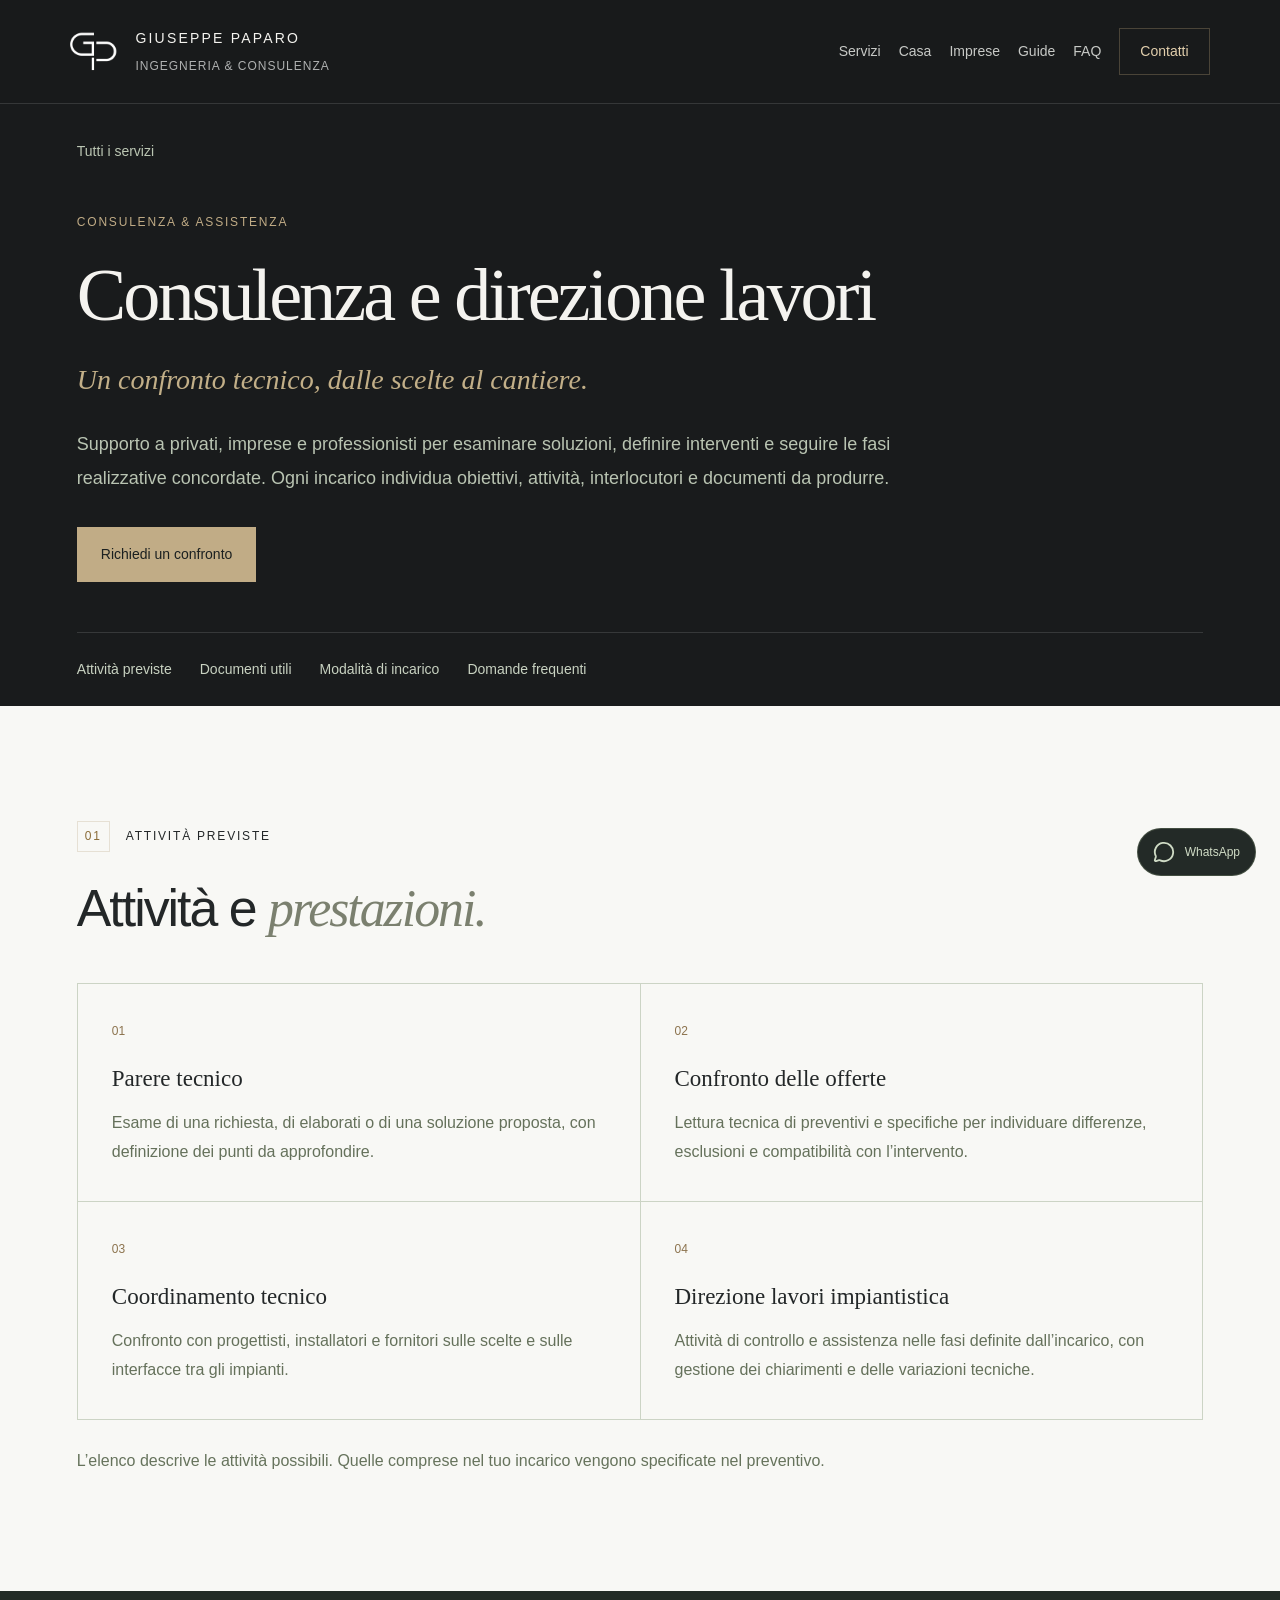
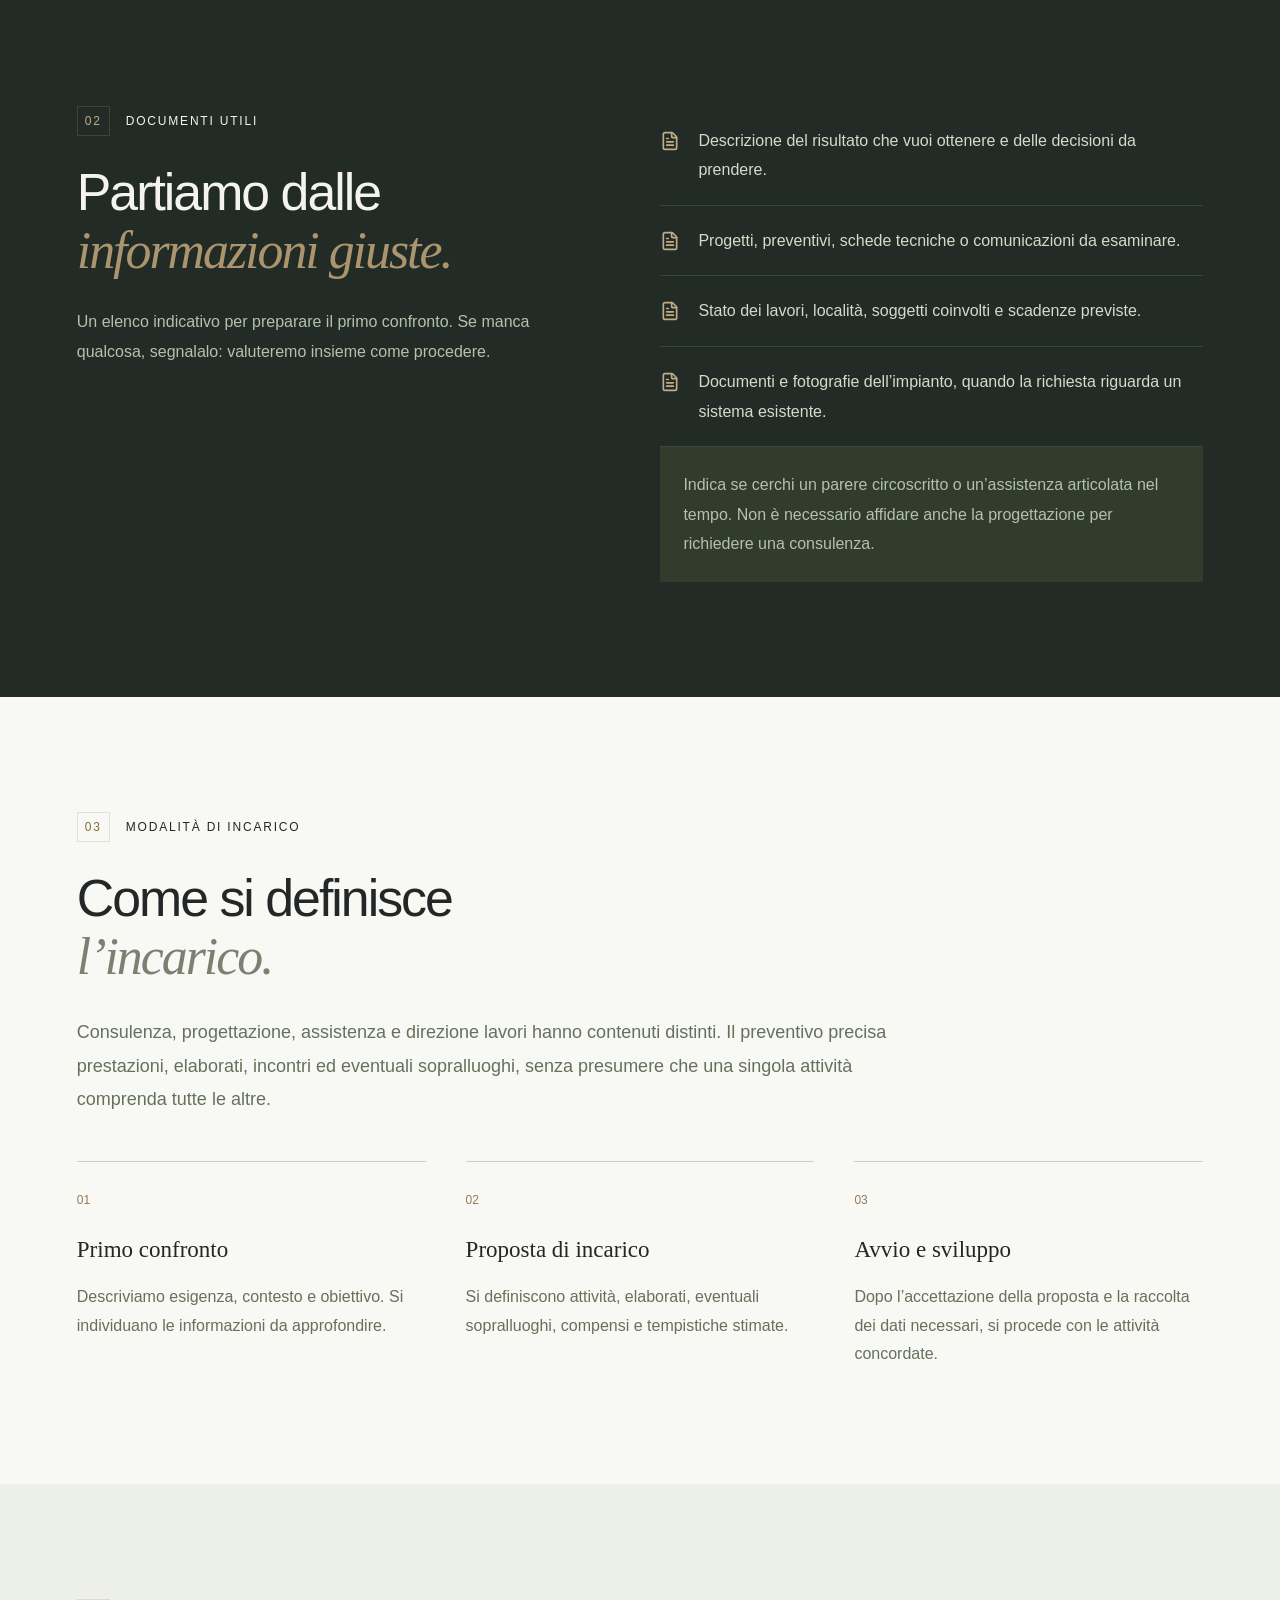
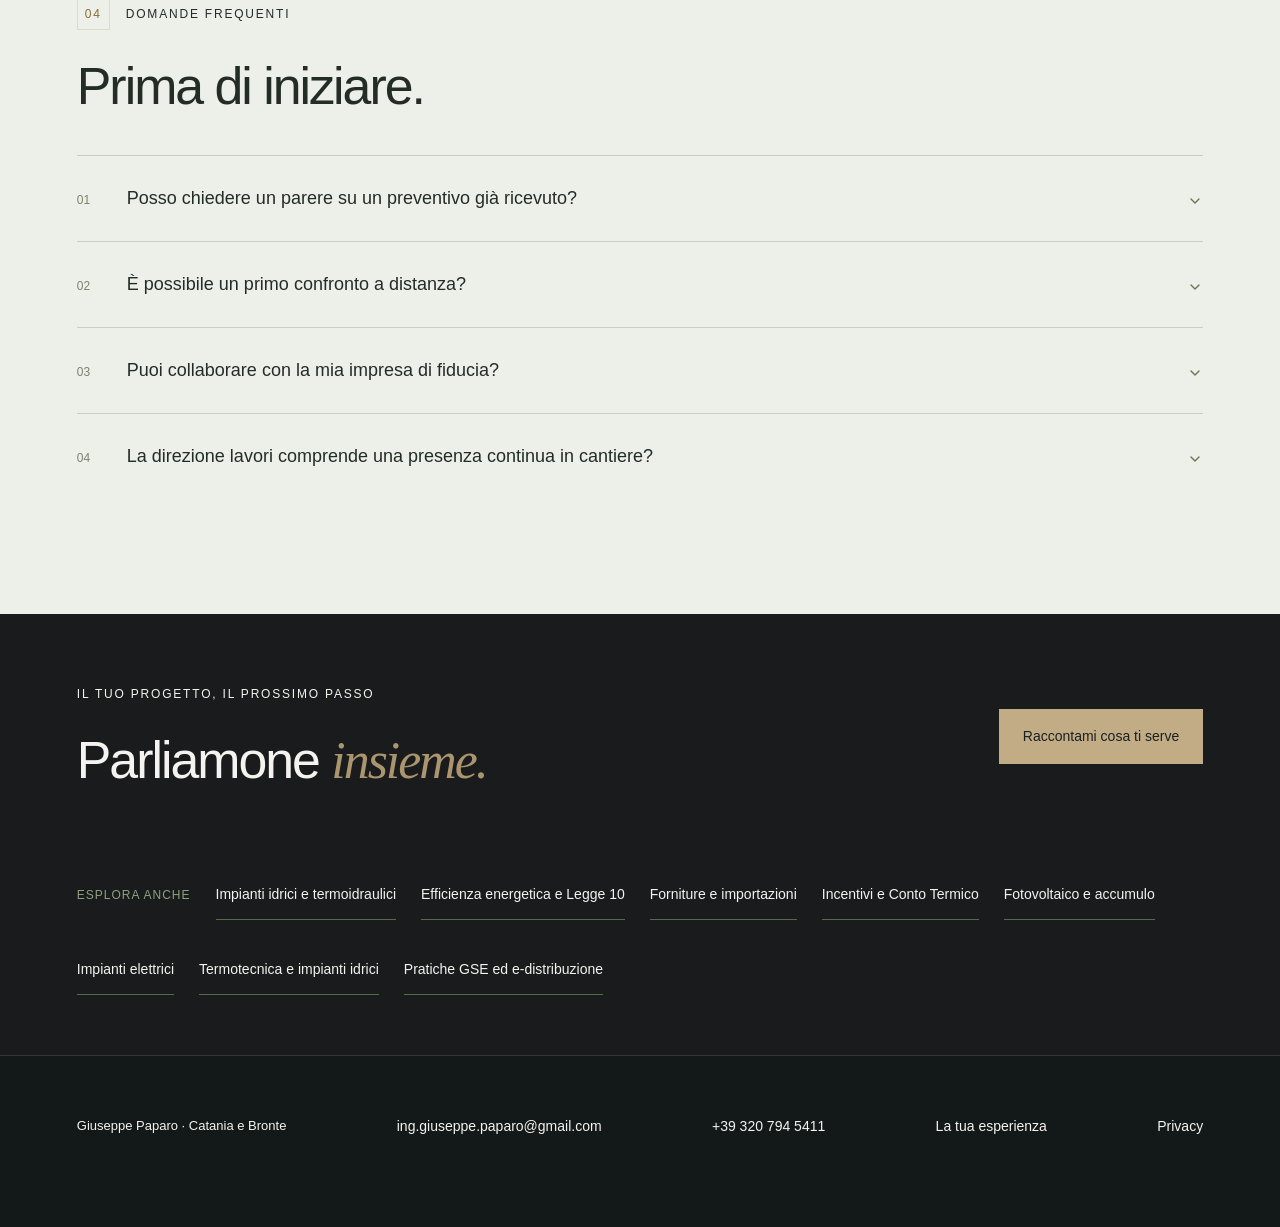
<file: servizi/consulenza-direzione-lavori/index.html>
<!doctype html><html lang="it"><head><meta charset="UTF-8"><meta name="viewport" content="width=device-width,initial-scale=1"><title>Consulenza e direzione lavori | Giuseppe Paparo</title><meta name="description" content="Supporto a privati, imprese e professionisti per esaminare soluzioni, definire interventi e seguire le fasi realizzative concordate. Ogni incarico individua obiettivi, attività, interlocutori e documenti da produrre."><link rel="canonical" href="https://giuseppe-paparo.it/servizi/consulenza-direzione-lavori/"><link rel="icon" href="../../favicon.svg"><link rel="stylesheet" href="../../assets/style-SArJDlIu.css"></head><body class="antialiased" data-page="/servizi/consulenza-direzione-lavori"><div id="root"><link rel="preload" as="image" href="../../logo.png"/><a class="skip" href="#main">Vai al contenuto</a><header class="detail-header"><a href="../../index.html" class="brand" aria-label="Giuseppe Paparo, pagina principale"><img src="../../logo.png" alt=""/><span>GIUSEPPE PAPARO<small>INGEGNERIA &amp; CONSULENZA</small></span></a><nav class="detail-nav" aria-label="Navigazione del sito"><a href="../../index.html#servizi">Servizi</a><a href="../../per-la-casa/index.html">Casa</a><a href="../../imprese-professionisti/index.html">Imprese</a><a href="../../index.html#guide">Guide</a><a href="../../index.html#faq">FAQ</a><a class="nav-contact" href="../../index.html#contatti">Contatti</a></nav></header><main id="main" class="service-page"><section class="detail-hero"><a class="breadcrumb" href="../../index.html#servizi"> Tutti i servizi</a><div class="eyebrow">CONSULENZA &amp; ASSISTENZA</div><h1>Consulenza e direzione lavori</h1><p class="detail-subtitle">Un confronto tecnico, dalle scelte al cantiere.</p><p class="detail-intro">Supporto a privati, imprese e professionisti per esaminare soluzioni, definire interventi e seguire le fasi realizzative concordate. Ogni incarico individua obiettivi, attività, interlocutori e documenti da produrre.</p><a class="button gold" href="../../index.html?servizio=Consulenza%20e%20direzione%20lavori#contatti">Richiedi un confronto</a><div class="detail-jumps"><a href="#attivita">Attività previste</a><a href="#documenti">Documenti utili</a><a href="#incarico">Modalità di incarico</a><a href="#domande">Domande frequenti</a></div></section><section id="attivita" class="section detail-activities"><div class="eyebrow"><span>01</span> ATTIVITÀ PREVISTE</div><h2>Attività e <em>prestazioni.</em></h2><div class="activities-grid"><article><span>01</span><h3>Parere tecnico</h3><p>Esame di una richiesta, di elaborati o di una soluzione proposta, con definizione dei punti da approfondire.</p></article><article><span>02</span><h3>Confronto delle offerte</h3><p>Lettura tecnica di preventivi e specifiche per individuare differenze, esclusioni e compatibilità con l’intervento.</p></article><article><span>03</span><h3>Coordinamento tecnico</h3><p>Confronto con progettisti, installatori e fornitori sulle scelte e sulle interfacce tra gli impianti.</p></article><article><span>04</span><h3>Direzione lavori impiantistica</h3><p>Attività di controllo e assistenza nelle fasi definite dall’incarico, con gestione dei chiarimenti e delle variazioni tecniche.</p></article></div><p class="scope-note">L’elenco descrive le attività possibili. Quelle comprese nel tuo incarico vengono specificate nel preventivo.</p></section><section id="documenti" class="section detail-documents"><div><div class="eyebrow"><span>02</span> DOCUMENTI UTILI</div><h2>Partiamo dalle<br/><em>informazioni giuste.</em></h2><p>Un elenco indicativo per preparare il primo confronto. Se manca qualcosa, segnalalo: valuteremo insieme come procedere.</p></div><div><ul><li><svg xmlns="http://www.w3.org/2000/svg" width="20" height="20" viewBox="0 0 24 24" fill="none" stroke="currentColor" stroke-width="2" stroke-linecap="round" stroke-linejoin="round" class="lucide lucide-file-text" aria-hidden="true"><path d="M6 22a2 2 0 0 1-2-2V4a2 2 0 0 1 2-2h8a2.4 2.4 0 0 1 1.704.706l3.588 3.588A2.4 2.4 0 0 1 20 8v12a2 2 0 0 1-2 2z"></path><path d="M14 2v5a1 1 0 0 0 1 1h5"></path><path d="M10 9H8"></path><path d="M16 13H8"></path><path d="M16 17H8"></path></svg><span>Descrizione del risultato che vuoi ottenere e delle decisioni da prendere.</span></li><li><svg xmlns="http://www.w3.org/2000/svg" width="20" height="20" viewBox="0 0 24 24" fill="none" stroke="currentColor" stroke-width="2" stroke-linecap="round" stroke-linejoin="round" class="lucide lucide-file-text" aria-hidden="true"><path d="M6 22a2 2 0 0 1-2-2V4a2 2 0 0 1 2-2h8a2.4 2.4 0 0 1 1.704.706l3.588 3.588A2.4 2.4 0 0 1 20 8v12a2 2 0 0 1-2 2z"></path><path d="M14 2v5a1 1 0 0 0 1 1h5"></path><path d="M10 9H8"></path><path d="M16 13H8"></path><path d="M16 17H8"></path></svg><span>Progetti, preventivi, schede tecniche o comunicazioni da esaminare.</span></li><li><svg xmlns="http://www.w3.org/2000/svg" width="20" height="20" viewBox="0 0 24 24" fill="none" stroke="currentColor" stroke-width="2" stroke-linecap="round" stroke-linejoin="round" class="lucide lucide-file-text" aria-hidden="true"><path d="M6 22a2 2 0 0 1-2-2V4a2 2 0 0 1 2-2h8a2.4 2.4 0 0 1 1.704.706l3.588 3.588A2.4 2.4 0 0 1 20 8v12a2 2 0 0 1-2 2z"></path><path d="M14 2v5a1 1 0 0 0 1 1h5"></path><path d="M10 9H8"></path><path d="M16 13H8"></path><path d="M16 17H8"></path></svg><span>Stato dei lavori, località, soggetti coinvolti e scadenze previste.</span></li><li><svg xmlns="http://www.w3.org/2000/svg" width="20" height="20" viewBox="0 0 24 24" fill="none" stroke="currentColor" stroke-width="2" stroke-linecap="round" stroke-linejoin="round" class="lucide lucide-file-text" aria-hidden="true"><path d="M6 22a2 2 0 0 1-2-2V4a2 2 0 0 1 2-2h8a2.4 2.4 0 0 1 1.704.706l3.588 3.588A2.4 2.4 0 0 1 20 8v12a2 2 0 0 1-2 2z"></path><path d="M14 2v5a1 1 0 0 0 1 1h5"></path><path d="M10 9H8"></path><path d="M16 13H8"></path><path d="M16 17H8"></path></svg><span>Documenti e fotografie dell’impianto, quando la richiesta riguarda un sistema esistente.</span></li></ul><p class="document-note">Indica se cerchi un parere circoscritto o un’assistenza articolata nel tempo. Non è necessario affidare anche la progettazione per richiedere una consulenza.</p></div></section><section id="incarico" class="section detail-engagement"><div class="eyebrow"><span>03</span> MODALITÀ DI INCARICO</div><h2>Come si definisce<br/><em>l’incarico.</em></h2><p class="engagement-intro">Consulenza, progettazione, assistenza e direzione lavori hanno contenuti distinti. Il preventivo precisa prestazioni, elaborati, incontri ed eventuali sopralluoghi, senza presumere che una singola attività comprenda tutte le altre.</p><div class="engagement-steps"><article><small>0<!-- -->1</small><h3>Primo confronto</h3><p>Descriviamo esigenza, contesto e obiettivo. Si individuano le informazioni da approfondire.</p></article><article><small>0<!-- -->2</small><h3>Proposta di incarico</h3><p>Si definiscono attività, elaborati, eventuali sopralluoghi, compensi e tempistiche stimate.</p></article><article><small>0<!-- -->3</small><h3>Avvio e sviluppo</h3><p>Dopo l’accettazione della proposta e la raccolta dei dati necessari, si procede con le attività concordate.</p></article></div></section><section id="domande" class="section detail-faq"><div class="eyebrow"><span>04</span> DOMANDE FREQUENTI</div><h2>Prima di iniziare.</h2><div data-slot="accordion" class="faq-list" data-orientation="vertical"><div data-state="closed" data-orientation="vertical" data-slot="accordion-item" class="border-b last:border-b-0"><h3 data-orientation="vertical" data-state="closed" class="flex"><button type="button" aria-expanded="false" data-state="closed" data-orientation="vertical" id="radix-_R_1td_" data-slot="accordion-trigger" class="flex flex-1 items-start justify-between gap-4 rounded-md py-4 text-left text-sm font-medium transition-all outline-none hover:underline focus-visible:border-ring focus-visible:ring-[3px] focus-visible:ring-ring/50 disabled:pointer-events-none disabled:opacity-50 [&amp;[data-state=open]&gt;svg]:rotate-180 faq-question" data-radix-collection-item=""><span><small>01</small>Posso chiedere un parere su un preventivo già ricevuto?</span><svg xmlns="http://www.w3.org/2000/svg" width="24" height="24" viewBox="0 0 24 24" fill="none" stroke="currentColor" stroke-width="2" stroke-linecap="round" stroke-linejoin="round" class="lucide lucide-chevron-down pointer-events-none size-4 shrink-0 translate-y-0.5 text-muted-foreground transition-transform duration-200" aria-hidden="true"><path d="m6 9 6 6 6-6"></path></svg></button></h3><div data-state="closed" id="radix-_R_9td_" hidden="" role="region" aria-labelledby="radix-_R_1td_" data-orientation="vertical" data-slot="accordion-content" class="overflow-hidden text-sm data-[state=closed]:animate-accordion-up data-[state=open]:animate-accordion-down" style="--radix-accordion-content-height:var(--radix-collapsible-content-height);--radix-accordion-content-width:var(--radix-collapsible-content-width)"></div></div><div data-state="closed" data-orientation="vertical" data-slot="accordion-item" class="border-b last:border-b-0"><h3 data-orientation="vertical" data-state="closed" class="flex"><button type="button" aria-expanded="false" data-state="closed" data-orientation="vertical" id="radix-_R_2td_" data-slot="accordion-trigger" class="flex flex-1 items-start justify-between gap-4 rounded-md py-4 text-left text-sm font-medium transition-all outline-none hover:underline focus-visible:border-ring focus-visible:ring-[3px] focus-visible:ring-ring/50 disabled:pointer-events-none disabled:opacity-50 [&amp;[data-state=open]&gt;svg]:rotate-180 faq-question" data-radix-collection-item=""><span><small>02</small>È possibile un primo confronto a distanza?</span><svg xmlns="http://www.w3.org/2000/svg" width="24" height="24" viewBox="0 0 24 24" fill="none" stroke="currentColor" stroke-width="2" stroke-linecap="round" stroke-linejoin="round" class="lucide lucide-chevron-down pointer-events-none size-4 shrink-0 translate-y-0.5 text-muted-foreground transition-transform duration-200" aria-hidden="true"><path d="m6 9 6 6 6-6"></path></svg></button></h3><div data-state="closed" id="radix-_R_atd_" hidden="" role="region" aria-labelledby="radix-_R_2td_" data-orientation="vertical" data-slot="accordion-content" class="overflow-hidden text-sm data-[state=closed]:animate-accordion-up data-[state=open]:animate-accordion-down" style="--radix-accordion-content-height:var(--radix-collapsible-content-height);--radix-accordion-content-width:var(--radix-collapsible-content-width)"></div></div><div data-state="closed" data-orientation="vertical" data-slot="accordion-item" class="border-b last:border-b-0"><h3 data-orientation="vertical" data-state="closed" class="flex"><button type="button" aria-expanded="false" data-state="closed" data-orientation="vertical" id="radix-_R_3td_" data-slot="accordion-trigger" class="flex flex-1 items-start justify-between gap-4 rounded-md py-4 text-left text-sm font-medium transition-all outline-none hover:underline focus-visible:border-ring focus-visible:ring-[3px] focus-visible:ring-ring/50 disabled:pointer-events-none disabled:opacity-50 [&amp;[data-state=open]&gt;svg]:rotate-180 faq-question" data-radix-collection-item=""><span><small>03</small>Puoi collaborare con la mia impresa di fiducia?</span><svg xmlns="http://www.w3.org/2000/svg" width="24" height="24" viewBox="0 0 24 24" fill="none" stroke="currentColor" stroke-width="2" stroke-linecap="round" stroke-linejoin="round" class="lucide lucide-chevron-down pointer-events-none size-4 shrink-0 translate-y-0.5 text-muted-foreground transition-transform duration-200" aria-hidden="true"><path d="m6 9 6 6 6-6"></path></svg></button></h3><div data-state="closed" id="radix-_R_btd_" hidden="" role="region" aria-labelledby="radix-_R_3td_" data-orientation="vertical" data-slot="accordion-content" class="overflow-hidden text-sm data-[state=closed]:animate-accordion-up data-[state=open]:animate-accordion-down" style="--radix-accordion-content-height:var(--radix-collapsible-content-height);--radix-accordion-content-width:var(--radix-collapsible-content-width)"></div></div><div data-state="closed" data-orientation="vertical" data-slot="accordion-item" class="border-b last:border-b-0"><h3 data-orientation="vertical" data-state="closed" class="flex"><button type="button" aria-expanded="false" data-state="closed" data-orientation="vertical" id="radix-_R_4td_" data-slot="accordion-trigger" class="flex flex-1 items-start justify-between gap-4 rounded-md py-4 text-left text-sm font-medium transition-all outline-none hover:underline focus-visible:border-ring focus-visible:ring-[3px] focus-visible:ring-ring/50 disabled:pointer-events-none disabled:opacity-50 [&amp;[data-state=open]&gt;svg]:rotate-180 faq-question" data-radix-collection-item=""><span><small>04</small>La direzione lavori comprende una presenza continua in cantiere?</span><svg xmlns="http://www.w3.org/2000/svg" width="24" height="24" viewBox="0 0 24 24" fill="none" stroke="currentColor" stroke-width="2" stroke-linecap="round" stroke-linejoin="round" class="lucide lucide-chevron-down pointer-events-none size-4 shrink-0 translate-y-0.5 text-muted-foreground transition-transform duration-200" aria-hidden="true"><path d="m6 9 6 6 6-6"></path></svg></button></h3><div data-state="closed" id="radix-_R_ctd_" hidden="" role="region" aria-labelledby="radix-_R_4td_" data-orientation="vertical" data-slot="accordion-content" class="overflow-hidden text-sm data-[state=closed]:animate-accordion-up data-[state=open]:animate-accordion-down" style="--radix-accordion-content-height:var(--radix-collapsible-content-height);--radix-accordion-content-width:var(--radix-collapsible-content-width)"></div></div></div></section><section class="detail-cta"><div><div class="eyebrow">IL TUO PROGETTO, IL PROSSIMO PASSO</div><h2>Parliamone <em>insieme.</em></h2></div><a href="../../index.html?servizio=Consulenza%20e%20direzione%20lavori#contatti" class="button gold">Raccontami cosa ti serve</a></section><section class="related-services"><span>ESPLORA ANCHE</span><a href="../../servizi/idrico-termoidraulico/index.html">Impianti idrici e termoidraulici</a><a href="../../servizi/efficienza-legge-10/index.html">Efficienza energetica e Legge 10</a><a href="../../servizi/importazioni-forniture/index.html">Forniture e importazioni</a><a href="../../servizi/incentivi-conto-termico/index.html">Incentivi e Conto Termico</a><a href="../../servizi/fotovoltaico/index.html">Fotovoltaico e accumulo</a><a href="../../servizi/impianti-elettrici/index.html">Impianti elettrici</a><a href="../../servizi/termotecnica/index.html">Termotecnica e impianti idrici</a><a href="../../servizi/pratiche/index.html">Pratiche GSE ed e-distribuzione</a></section></main><footer class="detail-footer"><span>Giuseppe Paparo · Catania e Bronte</span><a href="mailto:ing.giuseppe.paparo@gmail.com">ing.giuseppe.paparo@gmail.com</a><a href="tel:+393207945411">+39 320 794 5411</a><a href="../../recensioni/index.html">La tua esperienza</a><a href="../../index.html#privacy">Privacy</a></footer><a class="whatsapp-floating" href="https://wa.me/393207945411?text=Buongiorno%20Giuseppe%2C%20vorrei%20informazioni%20per%20un%20progetto." target="_blank" rel="noopener noreferrer" aria-label="Contatta Giuseppe Paparo su WhatsApp (si apre in una nuova scheda)"><svg xmlns="http://www.w3.org/2000/svg" width="22" height="22" viewBox="0 0 24 24" fill="none" stroke="currentColor" stroke-width="2" stroke-linecap="round" stroke-linejoin="round" class="lucide lucide-message-circle" aria-hidden="true"><path d="M2.992 16.342a2 2 0 0 1 .094 1.167l-1.065 3.29a1 1 0 0 0 1.236 1.168l3.413-.998a2 2 0 0 1 1.099.092 10 10 0 1 0-4.777-4.719"></path></svg><span>WhatsApp</span><svg xmlns="http://www.w3.org/2000/svg" width="14" height="14" viewBox="0 0 24 24" fill="none" stroke="currentColor" stroke-width="2" stroke-linecap="round" stroke-linejoin="round" class="lucide lucide-arrow-up-right" aria-hidden="true"><path d="M7 7h10v10"></path><path d="M7 17 17 7"></path></svg></a></div><noscript><div class="no-script-message">Per utilizzare i moduli e la vista interattiva abilita JavaScript. Puoi contattarmi al <a href="tel:+393207945411">+39 320 794 5411</a> o via <a href="mailto:ing.giuseppe.paparo@gmail.com">email</a>.</div></noscript><script src="../../recensioni-data.js"></script><script defer src="../../assets/site.js"></script></body></html>
</file>
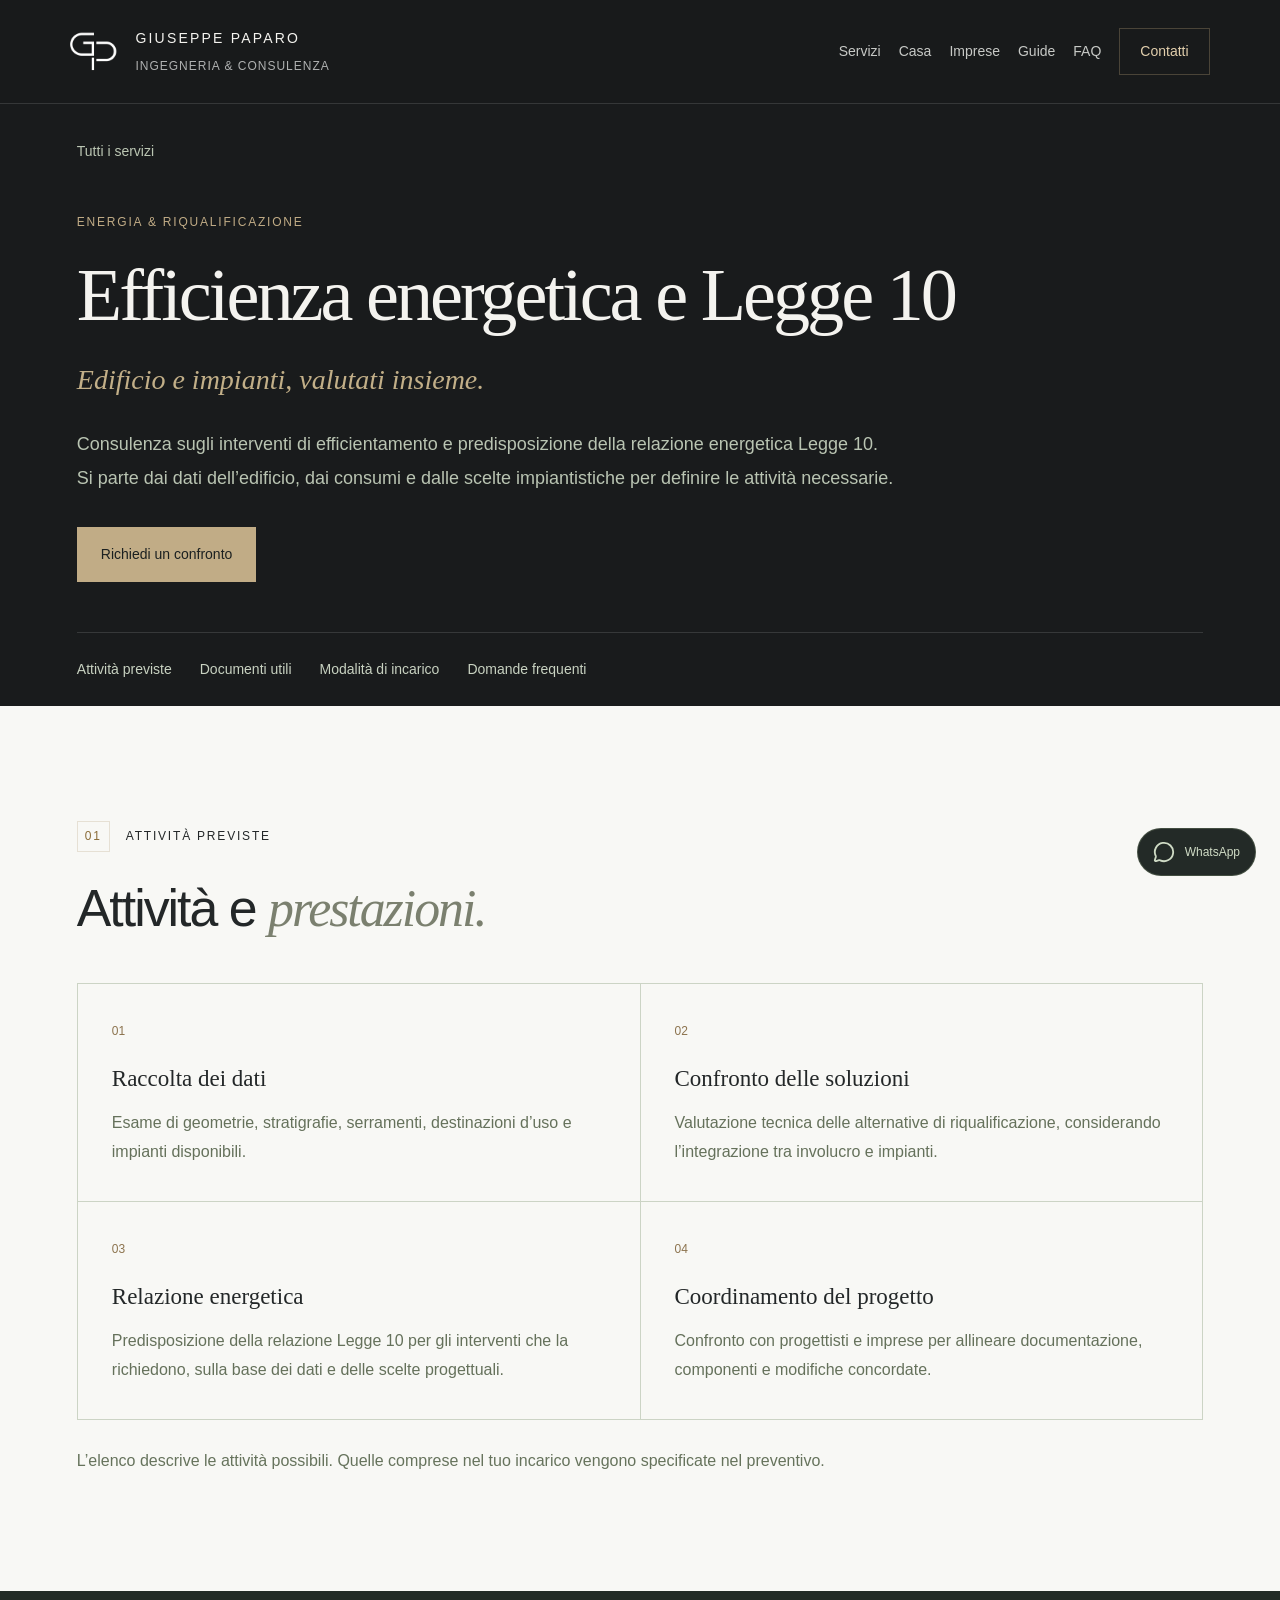
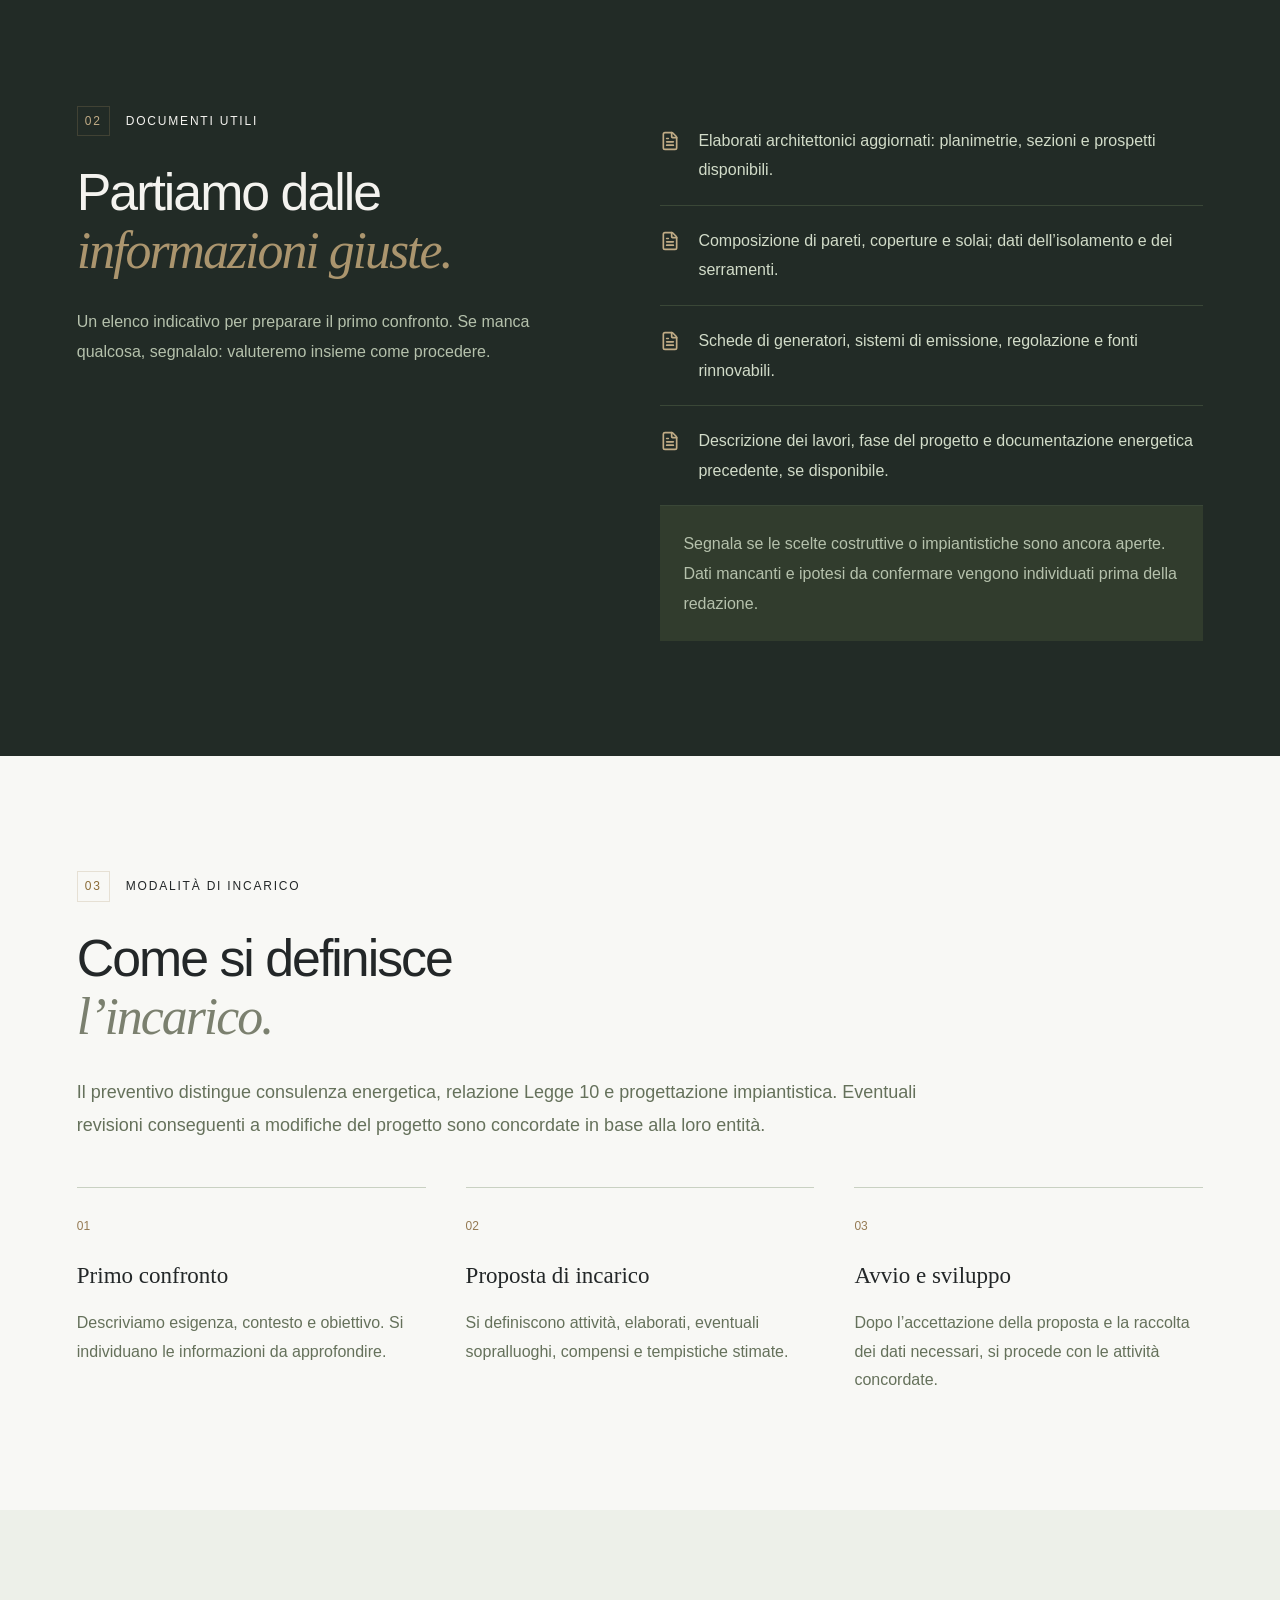
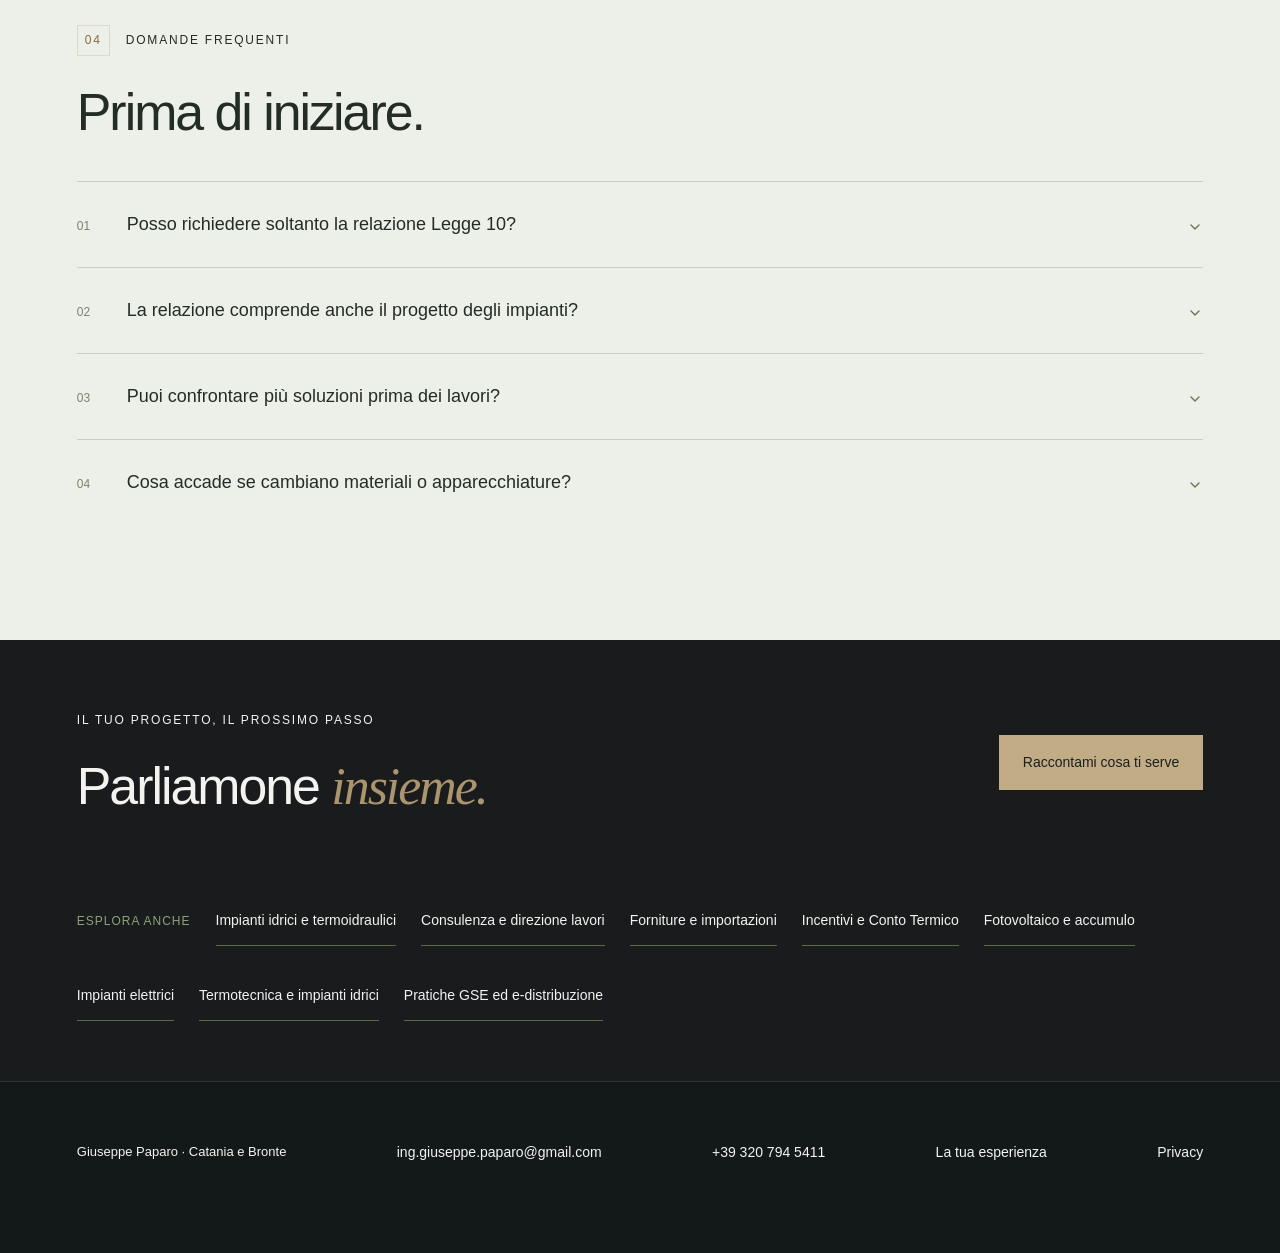
<file: servizi/efficienza-legge-10/index.html>
<!doctype html><html lang="it"><head><meta charset="UTF-8"><meta name="viewport" content="width=device-width,initial-scale=1"><title>Efficienza energetica e Legge 10 | Giuseppe Paparo</title><meta name="description" content="Consulenza sugli interventi di efficientamento e predisposizione della relazione energetica Legge 10. Si parte dai dati dell’edificio, dai consumi e dalle scelte impiantistiche per definire le attività necessarie."><link rel="canonical" href="https://giuseppe-paparo.it/servizi/efficienza-legge-10/"><link rel="icon" href="../../favicon.svg"><link rel="stylesheet" href="../../assets/style-SArJDlIu.css"></head><body class="antialiased" data-page="/servizi/efficienza-legge-10"><div id="root"><link rel="preload" as="image" href="../../logo.png"/><a class="skip" href="#main">Vai al contenuto</a><header class="detail-header"><a href="../../index.html" class="brand" aria-label="Giuseppe Paparo, pagina principale"><img src="../../logo.png" alt=""/><span>GIUSEPPE PAPARO<small>INGEGNERIA &amp; CONSULENZA</small></span></a><nav class="detail-nav" aria-label="Navigazione del sito"><a href="../../index.html#servizi">Servizi</a><a href="../../per-la-casa/index.html">Casa</a><a href="../../imprese-professionisti/index.html">Imprese</a><a href="../../index.html#guide">Guide</a><a href="../../index.html#faq">FAQ</a><a class="nav-contact" href="../../index.html#contatti">Contatti</a></nav></header><main id="main" class="service-page"><section class="detail-hero"><a class="breadcrumb" href="../../index.html#servizi"> Tutti i servizi</a><div class="eyebrow">ENERGIA &amp; RIQUALIFICAZIONE</div><h1>Efficienza energetica e Legge 10</h1><p class="detail-subtitle">Edificio e impianti, valutati insieme.</p><p class="detail-intro">Consulenza sugli interventi di efficientamento e predisposizione della relazione energetica Legge 10. Si parte dai dati dell’edificio, dai consumi e dalle scelte impiantistiche per definire le attività necessarie.</p><a class="button gold" href="../../index.html?servizio=Efficienza%20e%20Legge%2010#contatti">Richiedi un confronto</a><div class="detail-jumps"><a href="#attivita">Attività previste</a><a href="#documenti">Documenti utili</a><a href="#incarico">Modalità di incarico</a><a href="#domande">Domande frequenti</a></div></section><section id="attivita" class="section detail-activities"><div class="eyebrow"><span>01</span> ATTIVITÀ PREVISTE</div><h2>Attività e <em>prestazioni.</em></h2><div class="activities-grid"><article><span>01</span><h3>Raccolta dei dati</h3><p>Esame di geometrie, stratigrafie, serramenti, destinazioni d’uso e impianti disponibili.</p></article><article><span>02</span><h3>Confronto delle soluzioni</h3><p>Valutazione tecnica delle alternative di riqualificazione, considerando l’integrazione tra involucro e impianti.</p></article><article><span>03</span><h3>Relazione energetica</h3><p>Predisposizione della relazione Legge 10 per gli interventi che la richiedono, sulla base dei dati e delle scelte progettuali.</p></article><article><span>04</span><h3>Coordinamento del progetto</h3><p>Confronto con progettisti e imprese per allineare documentazione, componenti e modifiche concordate.</p></article></div><p class="scope-note">L’elenco descrive le attività possibili. Quelle comprese nel tuo incarico vengono specificate nel preventivo.</p></section><section id="documenti" class="section detail-documents"><div><div class="eyebrow"><span>02</span> DOCUMENTI UTILI</div><h2>Partiamo dalle<br/><em>informazioni giuste.</em></h2><p>Un elenco indicativo per preparare il primo confronto. Se manca qualcosa, segnalalo: valuteremo insieme come procedere.</p></div><div><ul><li><svg xmlns="http://www.w3.org/2000/svg" width="20" height="20" viewBox="0 0 24 24" fill="none" stroke="currentColor" stroke-width="2" stroke-linecap="round" stroke-linejoin="round" class="lucide lucide-file-text" aria-hidden="true"><path d="M6 22a2 2 0 0 1-2-2V4a2 2 0 0 1 2-2h8a2.4 2.4 0 0 1 1.704.706l3.588 3.588A2.4 2.4 0 0 1 20 8v12a2 2 0 0 1-2 2z"></path><path d="M14 2v5a1 1 0 0 0 1 1h5"></path><path d="M10 9H8"></path><path d="M16 13H8"></path><path d="M16 17H8"></path></svg><span>Elaborati architettonici aggiornati: planimetrie, sezioni e prospetti disponibili.</span></li><li><svg xmlns="http://www.w3.org/2000/svg" width="20" height="20" viewBox="0 0 24 24" fill="none" stroke="currentColor" stroke-width="2" stroke-linecap="round" stroke-linejoin="round" class="lucide lucide-file-text" aria-hidden="true"><path d="M6 22a2 2 0 0 1-2-2V4a2 2 0 0 1 2-2h8a2.4 2.4 0 0 1 1.704.706l3.588 3.588A2.4 2.4 0 0 1 20 8v12a2 2 0 0 1-2 2z"></path><path d="M14 2v5a1 1 0 0 0 1 1h5"></path><path d="M10 9H8"></path><path d="M16 13H8"></path><path d="M16 17H8"></path></svg><span>Composizione di pareti, coperture e solai; dati dell’isolamento e dei serramenti.</span></li><li><svg xmlns="http://www.w3.org/2000/svg" width="20" height="20" viewBox="0 0 24 24" fill="none" stroke="currentColor" stroke-width="2" stroke-linecap="round" stroke-linejoin="round" class="lucide lucide-file-text" aria-hidden="true"><path d="M6 22a2 2 0 0 1-2-2V4a2 2 0 0 1 2-2h8a2.4 2.4 0 0 1 1.704.706l3.588 3.588A2.4 2.4 0 0 1 20 8v12a2 2 0 0 1-2 2z"></path><path d="M14 2v5a1 1 0 0 0 1 1h5"></path><path d="M10 9H8"></path><path d="M16 13H8"></path><path d="M16 17H8"></path></svg><span>Schede di generatori, sistemi di emissione, regolazione e fonti rinnovabili.</span></li><li><svg xmlns="http://www.w3.org/2000/svg" width="20" height="20" viewBox="0 0 24 24" fill="none" stroke="currentColor" stroke-width="2" stroke-linecap="round" stroke-linejoin="round" class="lucide lucide-file-text" aria-hidden="true"><path d="M6 22a2 2 0 0 1-2-2V4a2 2 0 0 1 2-2h8a2.4 2.4 0 0 1 1.704.706l3.588 3.588A2.4 2.4 0 0 1 20 8v12a2 2 0 0 1-2 2z"></path><path d="M14 2v5a1 1 0 0 0 1 1h5"></path><path d="M10 9H8"></path><path d="M16 13H8"></path><path d="M16 17H8"></path></svg><span>Descrizione dei lavori, fase del progetto e documentazione energetica precedente, se disponibile.</span></li></ul><p class="document-note">Segnala se le scelte costruttive o impiantistiche sono ancora aperte. Dati mancanti e ipotesi da confermare vengono individuati prima della redazione.</p></div></section><section id="incarico" class="section detail-engagement"><div class="eyebrow"><span>03</span> MODALITÀ DI INCARICO</div><h2>Come si definisce<br/><em>l’incarico.</em></h2><p class="engagement-intro">Il preventivo distingue consulenza energetica, relazione Legge 10 e progettazione impiantistica. Eventuali revisioni conseguenti a modifiche del progetto sono concordate in base alla loro entità.</p><div class="engagement-steps"><article><small>0<!-- -->1</small><h3>Primo confronto</h3><p>Descriviamo esigenza, contesto e obiettivo. Si individuano le informazioni da approfondire.</p></article><article><small>0<!-- -->2</small><h3>Proposta di incarico</h3><p>Si definiscono attività, elaborati, eventuali sopralluoghi, compensi e tempistiche stimate.</p></article><article><small>0<!-- -->3</small><h3>Avvio e sviluppo</h3><p>Dopo l’accettazione della proposta e la raccolta dei dati necessari, si procede con le attività concordate.</p></article></div></section><section id="domande" class="section detail-faq"><div class="eyebrow"><span>04</span> DOMANDE FREQUENTI</div><h2>Prima di iniziare.</h2><div data-slot="accordion" class="faq-list" data-orientation="vertical"><div data-state="closed" data-orientation="vertical" data-slot="accordion-item" class="border-b last:border-b-0"><h3 data-orientation="vertical" data-state="closed" class="flex"><button type="button" aria-expanded="false" data-state="closed" data-orientation="vertical" id="radix-_R_1td_" data-slot="accordion-trigger" class="flex flex-1 items-start justify-between gap-4 rounded-md py-4 text-left text-sm font-medium transition-all outline-none hover:underline focus-visible:border-ring focus-visible:ring-[3px] focus-visible:ring-ring/50 disabled:pointer-events-none disabled:opacity-50 [&amp;[data-state=open]&gt;svg]:rotate-180 faq-question" data-radix-collection-item=""><span><small>01</small>Posso richiedere soltanto la relazione Legge 10?</span><svg xmlns="http://www.w3.org/2000/svg" width="24" height="24" viewBox="0 0 24 24" fill="none" stroke="currentColor" stroke-width="2" stroke-linecap="round" stroke-linejoin="round" class="lucide lucide-chevron-down pointer-events-none size-4 shrink-0 translate-y-0.5 text-muted-foreground transition-transform duration-200" aria-hidden="true"><path d="m6 9 6 6 6-6"></path></svg></button></h3><div data-state="closed" id="radix-_R_9td_" hidden="" role="region" aria-labelledby="radix-_R_1td_" data-orientation="vertical" data-slot="accordion-content" class="overflow-hidden text-sm data-[state=closed]:animate-accordion-up data-[state=open]:animate-accordion-down" style="--radix-accordion-content-height:var(--radix-collapsible-content-height);--radix-accordion-content-width:var(--radix-collapsible-content-width)"></div></div><div data-state="closed" data-orientation="vertical" data-slot="accordion-item" class="border-b last:border-b-0"><h3 data-orientation="vertical" data-state="closed" class="flex"><button type="button" aria-expanded="false" data-state="closed" data-orientation="vertical" id="radix-_R_2td_" data-slot="accordion-trigger" class="flex flex-1 items-start justify-between gap-4 rounded-md py-4 text-left text-sm font-medium transition-all outline-none hover:underline focus-visible:border-ring focus-visible:ring-[3px] focus-visible:ring-ring/50 disabled:pointer-events-none disabled:opacity-50 [&amp;[data-state=open]&gt;svg]:rotate-180 faq-question" data-radix-collection-item=""><span><small>02</small>La relazione comprende anche il progetto degli impianti?</span><svg xmlns="http://www.w3.org/2000/svg" width="24" height="24" viewBox="0 0 24 24" fill="none" stroke="currentColor" stroke-width="2" stroke-linecap="round" stroke-linejoin="round" class="lucide lucide-chevron-down pointer-events-none size-4 shrink-0 translate-y-0.5 text-muted-foreground transition-transform duration-200" aria-hidden="true"><path d="m6 9 6 6 6-6"></path></svg></button></h3><div data-state="closed" id="radix-_R_atd_" hidden="" role="region" aria-labelledby="radix-_R_2td_" data-orientation="vertical" data-slot="accordion-content" class="overflow-hidden text-sm data-[state=closed]:animate-accordion-up data-[state=open]:animate-accordion-down" style="--radix-accordion-content-height:var(--radix-collapsible-content-height);--radix-accordion-content-width:var(--radix-collapsible-content-width)"></div></div><div data-state="closed" data-orientation="vertical" data-slot="accordion-item" class="border-b last:border-b-0"><h3 data-orientation="vertical" data-state="closed" class="flex"><button type="button" aria-expanded="false" data-state="closed" data-orientation="vertical" id="radix-_R_3td_" data-slot="accordion-trigger" class="flex flex-1 items-start justify-between gap-4 rounded-md py-4 text-left text-sm font-medium transition-all outline-none hover:underline focus-visible:border-ring focus-visible:ring-[3px] focus-visible:ring-ring/50 disabled:pointer-events-none disabled:opacity-50 [&amp;[data-state=open]&gt;svg]:rotate-180 faq-question" data-radix-collection-item=""><span><small>03</small>Puoi confrontare più soluzioni prima dei lavori?</span><svg xmlns="http://www.w3.org/2000/svg" width="24" height="24" viewBox="0 0 24 24" fill="none" stroke="currentColor" stroke-width="2" stroke-linecap="round" stroke-linejoin="round" class="lucide lucide-chevron-down pointer-events-none size-4 shrink-0 translate-y-0.5 text-muted-foreground transition-transform duration-200" aria-hidden="true"><path d="m6 9 6 6 6-6"></path></svg></button></h3><div data-state="closed" id="radix-_R_btd_" hidden="" role="region" aria-labelledby="radix-_R_3td_" data-orientation="vertical" data-slot="accordion-content" class="overflow-hidden text-sm data-[state=closed]:animate-accordion-up data-[state=open]:animate-accordion-down" style="--radix-accordion-content-height:var(--radix-collapsible-content-height);--radix-accordion-content-width:var(--radix-collapsible-content-width)"></div></div><div data-state="closed" data-orientation="vertical" data-slot="accordion-item" class="border-b last:border-b-0"><h3 data-orientation="vertical" data-state="closed" class="flex"><button type="button" aria-expanded="false" data-state="closed" data-orientation="vertical" id="radix-_R_4td_" data-slot="accordion-trigger" class="flex flex-1 items-start justify-between gap-4 rounded-md py-4 text-left text-sm font-medium transition-all outline-none hover:underline focus-visible:border-ring focus-visible:ring-[3px] focus-visible:ring-ring/50 disabled:pointer-events-none disabled:opacity-50 [&amp;[data-state=open]&gt;svg]:rotate-180 faq-question" data-radix-collection-item=""><span><small>04</small>Cosa accade se cambiano materiali o apparecchiature?</span><svg xmlns="http://www.w3.org/2000/svg" width="24" height="24" viewBox="0 0 24 24" fill="none" stroke="currentColor" stroke-width="2" stroke-linecap="round" stroke-linejoin="round" class="lucide lucide-chevron-down pointer-events-none size-4 shrink-0 translate-y-0.5 text-muted-foreground transition-transform duration-200" aria-hidden="true"><path d="m6 9 6 6 6-6"></path></svg></button></h3><div data-state="closed" id="radix-_R_ctd_" hidden="" role="region" aria-labelledby="radix-_R_4td_" data-orientation="vertical" data-slot="accordion-content" class="overflow-hidden text-sm data-[state=closed]:animate-accordion-up data-[state=open]:animate-accordion-down" style="--radix-accordion-content-height:var(--radix-collapsible-content-height);--radix-accordion-content-width:var(--radix-collapsible-content-width)"></div></div></div></section><section class="detail-cta"><div><div class="eyebrow">IL TUO PROGETTO, IL PROSSIMO PASSO</div><h2>Parliamone <em>insieme.</em></h2></div><a href="../../index.html?servizio=Efficienza%20e%20Legge%2010#contatti" class="button gold">Raccontami cosa ti serve</a></section><section class="related-services"><span>ESPLORA ANCHE</span><a href="../../servizi/idrico-termoidraulico/index.html">Impianti idrici e termoidraulici</a><a href="../../servizi/consulenza-direzione-lavori/index.html">Consulenza e direzione lavori</a><a href="../../servizi/importazioni-forniture/index.html">Forniture e importazioni</a><a href="../../servizi/incentivi-conto-termico/index.html">Incentivi e Conto Termico</a><a href="../../servizi/fotovoltaico/index.html">Fotovoltaico e accumulo</a><a href="../../servizi/impianti-elettrici/index.html">Impianti elettrici</a><a href="../../servizi/termotecnica/index.html">Termotecnica e impianti idrici</a><a href="../../servizi/pratiche/index.html">Pratiche GSE ed e-distribuzione</a></section></main><footer class="detail-footer"><span>Giuseppe Paparo · Catania e Bronte</span><a href="mailto:ing.giuseppe.paparo@gmail.com">ing.giuseppe.paparo@gmail.com</a><a href="tel:+393207945411">+39 320 794 5411</a><a href="../../recensioni/index.html">La tua esperienza</a><a href="../../index.html#privacy">Privacy</a></footer><a class="whatsapp-floating" href="https://wa.me/393207945411?text=Buongiorno%20Giuseppe%2C%20vorrei%20informazioni%20per%20un%20progetto." target="_blank" rel="noopener noreferrer" aria-label="Contatta Giuseppe Paparo su WhatsApp (si apre in una nuova scheda)"><svg xmlns="http://www.w3.org/2000/svg" width="22" height="22" viewBox="0 0 24 24" fill="none" stroke="currentColor" stroke-width="2" stroke-linecap="round" stroke-linejoin="round" class="lucide lucide-message-circle" aria-hidden="true"><path d="M2.992 16.342a2 2 0 0 1 .094 1.167l-1.065 3.29a1 1 0 0 0 1.236 1.168l3.413-.998a2 2 0 0 1 1.099.092 10 10 0 1 0-4.777-4.719"></path></svg><span>WhatsApp</span><svg xmlns="http://www.w3.org/2000/svg" width="14" height="14" viewBox="0 0 24 24" fill="none" stroke="currentColor" stroke-width="2" stroke-linecap="round" stroke-linejoin="round" class="lucide lucide-arrow-up-right" aria-hidden="true"><path d="M7 7h10v10"></path><path d="M7 17 17 7"></path></svg></a></div><noscript><div class="no-script-message">Per utilizzare i moduli e la vista interattiva abilita JavaScript. Puoi contattarmi al <a href="tel:+393207945411">+39 320 794 5411</a> o via <a href="mailto:ing.giuseppe.paparo@gmail.com">email</a>.</div></noscript><script src="../../recensioni-data.js"></script><script defer src="../../assets/site.js"></script></body></html>
</file>
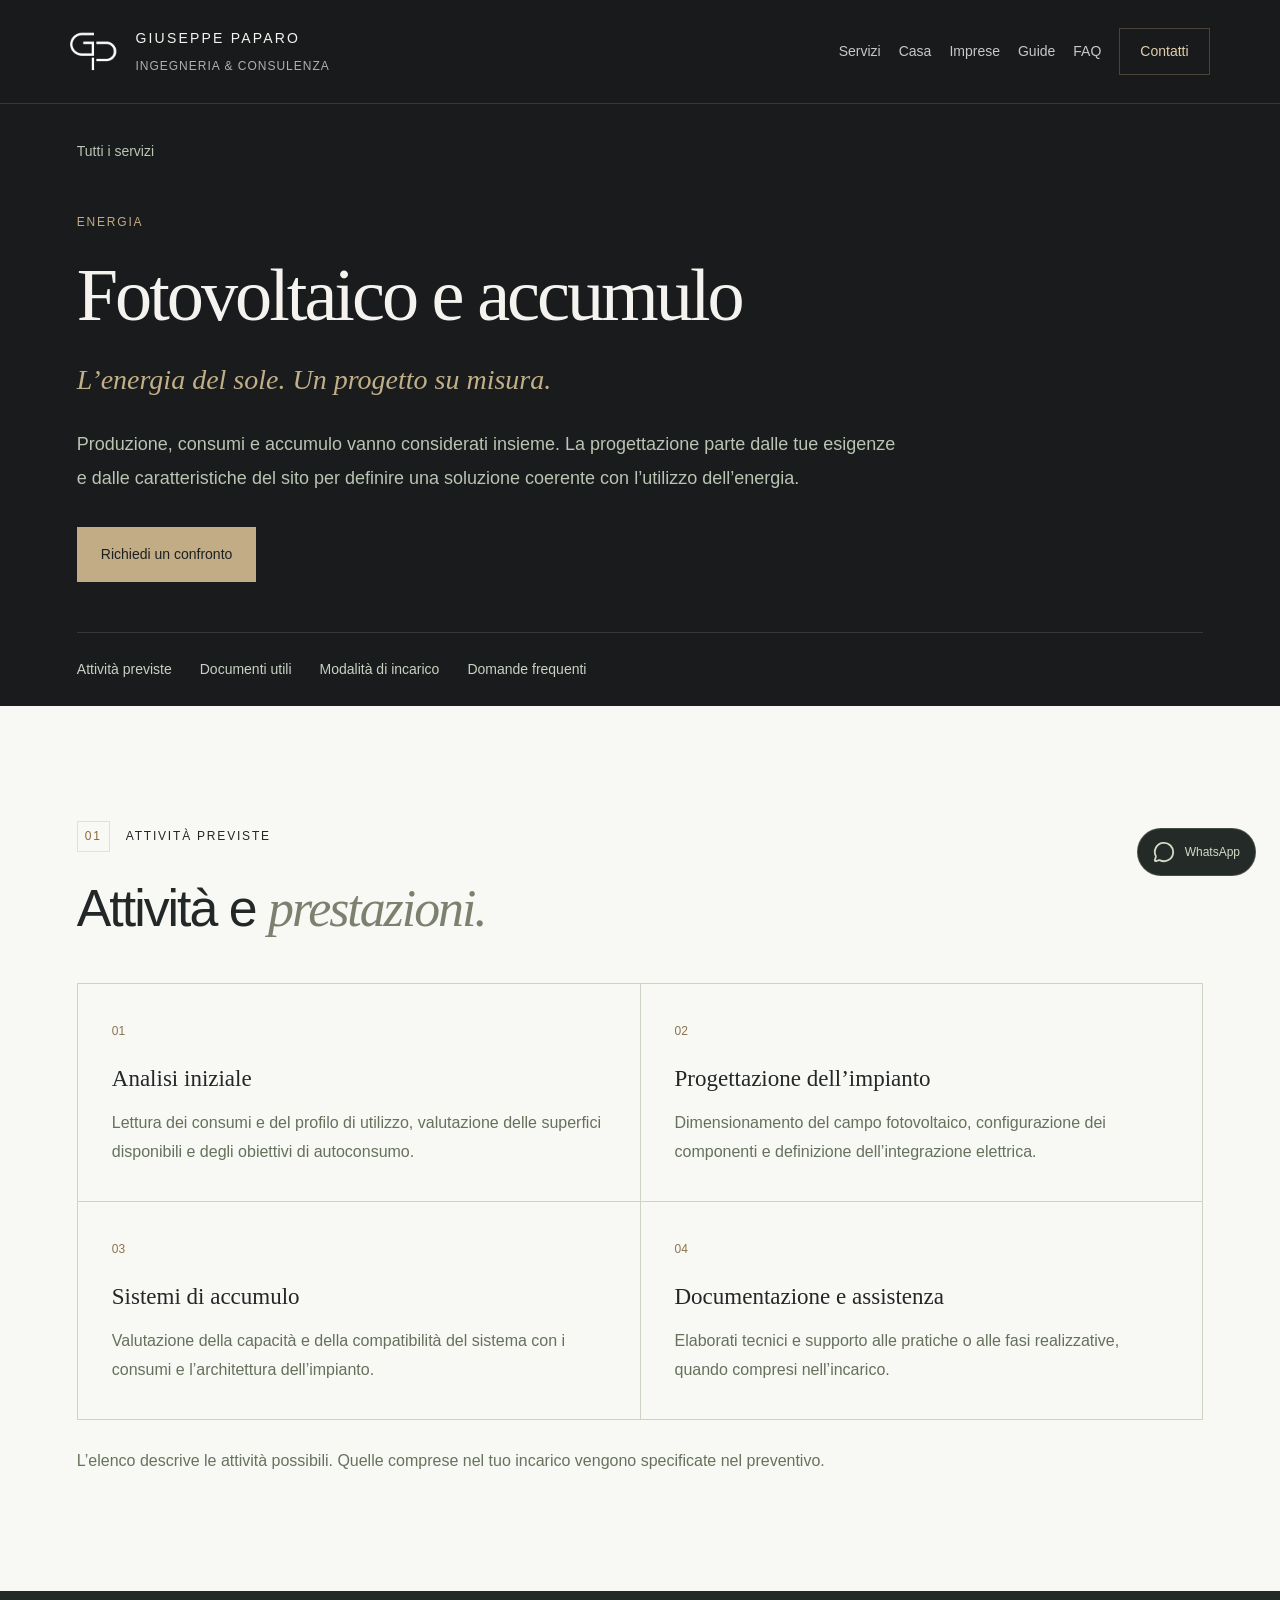
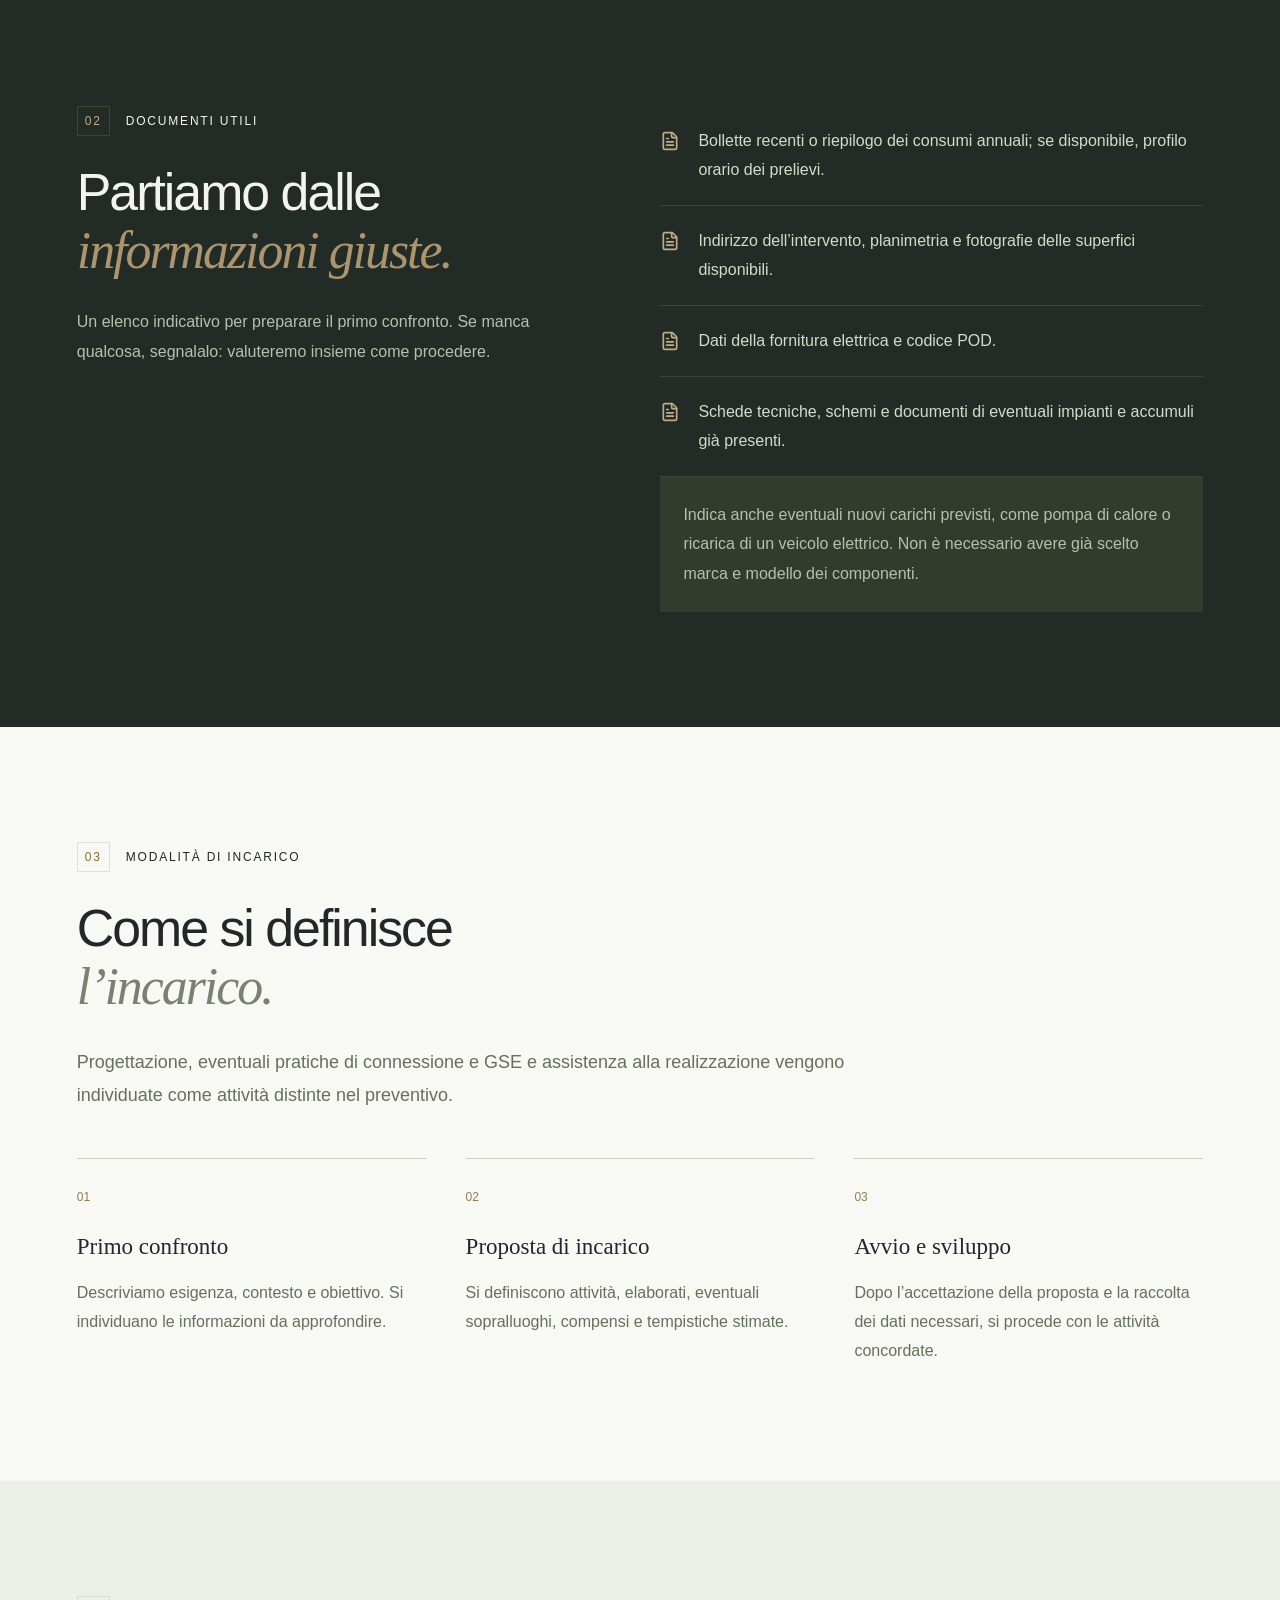
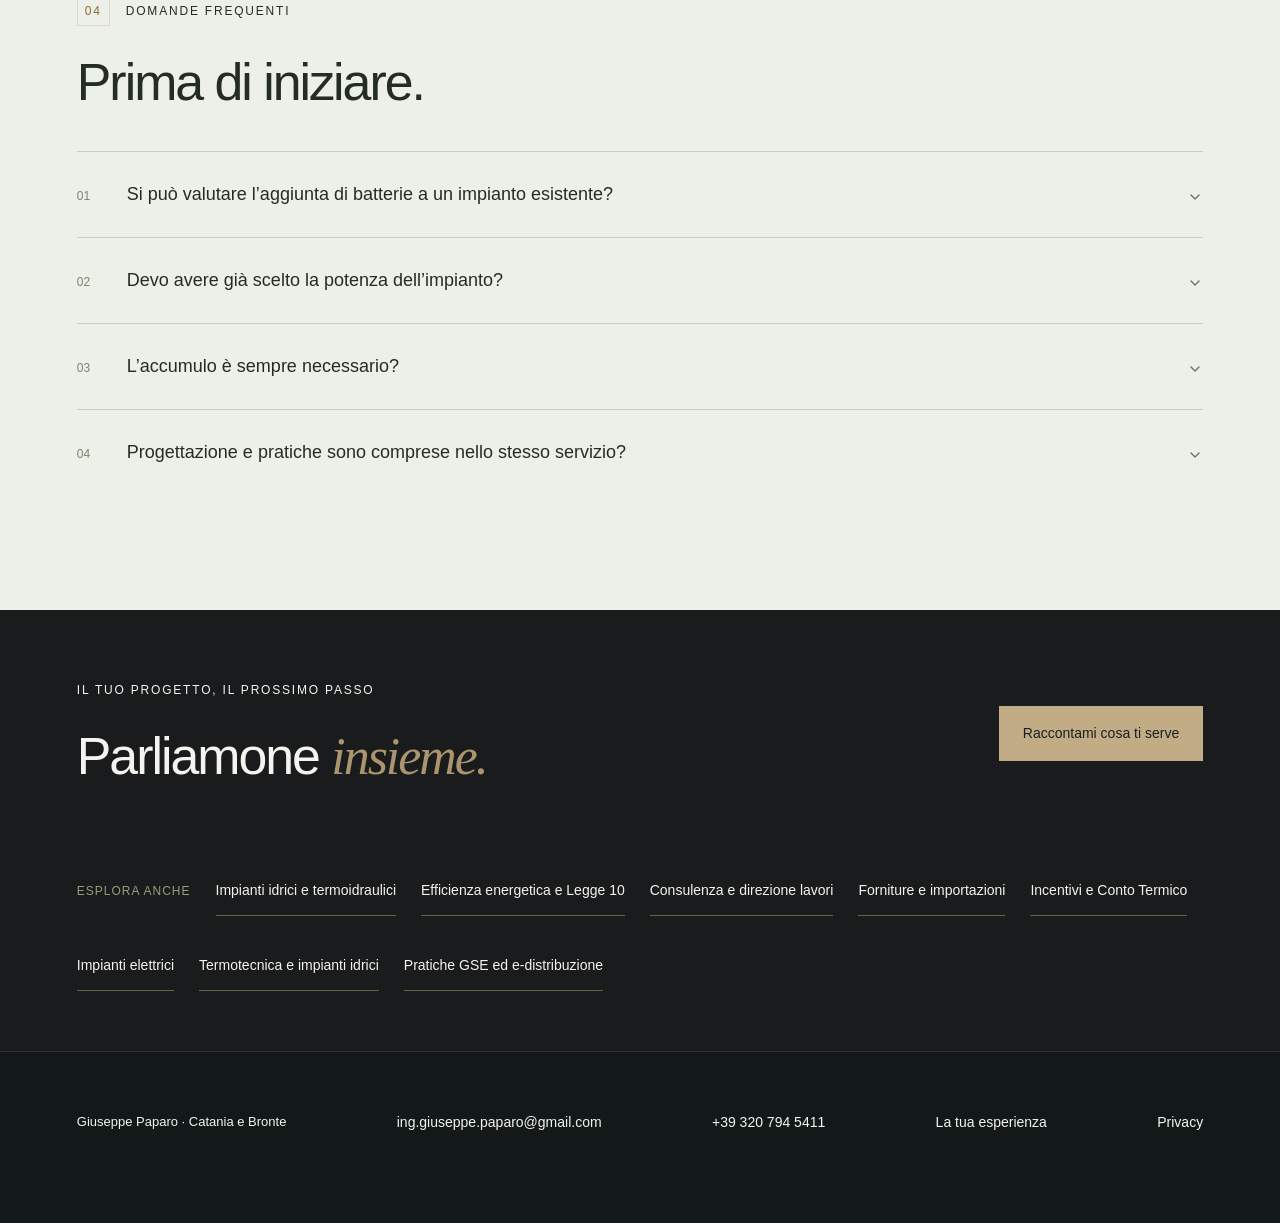
<file: servizi/fotovoltaico/index.html>
<!doctype html><html lang="it"><head><meta charset="UTF-8"><meta name="viewport" content="width=device-width,initial-scale=1"><title>Fotovoltaico e accumulo | Giuseppe Paparo</title><meta name="description" content="Produzione, consumi e accumulo vanno considerati insieme. La progettazione parte dalle tue esigenze e dalle caratteristiche del sito per definire una soluzione coerente con l’utilizzo dell’energia."><link rel="canonical" href="https://giuseppe-paparo.it/servizi/fotovoltaico/"><link rel="icon" href="../../favicon.svg"><link rel="stylesheet" href="../../assets/style-SArJDlIu.css"></head><body class="antialiased" data-page="/servizi/fotovoltaico"><div id="root"><link rel="preload" as="image" href="../../logo.png"/><a class="skip" href="#main">Vai al contenuto</a><header class="detail-header"><a href="../../index.html" class="brand" aria-label="Giuseppe Paparo, pagina principale"><img src="../../logo.png" alt=""/><span>GIUSEPPE PAPARO<small>INGEGNERIA &amp; CONSULENZA</small></span></a><nav class="detail-nav" aria-label="Navigazione del sito"><a href="../../index.html#servizi">Servizi</a><a href="../../per-la-casa/index.html">Casa</a><a href="../../imprese-professionisti/index.html">Imprese</a><a href="../../index.html#guide">Guide</a><a href="../../index.html#faq">FAQ</a><a class="nav-contact" href="../../index.html#contatti">Contatti</a></nav></header><main id="main" class="service-page"><section class="detail-hero"><a class="breadcrumb" href="../../index.html#servizi"> Tutti i servizi</a><div class="eyebrow">ENERGIA</div><h1>Fotovoltaico e accumulo</h1><p class="detail-subtitle">L’energia del sole. Un progetto su misura.</p><p class="detail-intro">Produzione, consumi e accumulo vanno considerati insieme. La progettazione parte dalle tue esigenze e dalle caratteristiche del sito per definire una soluzione coerente con l’utilizzo dell’energia.</p><a class="button gold" href="../../index.html?servizio=Fotovoltaico%20e%20accumulo#contatti">Richiedi un confronto</a><div class="detail-jumps"><a href="#attivita">Attività previste</a><a href="#documenti">Documenti utili</a><a href="#incarico">Modalità di incarico</a><a href="#domande">Domande frequenti</a></div></section><section id="attivita" class="section detail-activities"><div class="eyebrow"><span>01</span> ATTIVITÀ PREVISTE</div><h2>Attività e <em>prestazioni.</em></h2><div class="activities-grid"><article><span>01</span><h3>Analisi iniziale</h3><p>Lettura dei consumi e del profilo di utilizzo, valutazione delle superfici disponibili e degli obiettivi di autoconsumo.</p></article><article><span>02</span><h3>Progettazione dell’impianto</h3><p>Dimensionamento del campo fotovoltaico, configurazione dei componenti e definizione dell’integrazione elettrica.</p></article><article><span>03</span><h3>Sistemi di accumulo</h3><p>Valutazione della capacità e della compatibilità del sistema con i consumi e l’architettura dell’impianto.</p></article><article><span>04</span><h3>Documentazione e assistenza</h3><p>Elaborati tecnici e supporto alle pratiche o alle fasi realizzative, quando compresi nell’incarico.</p></article></div><p class="scope-note">L’elenco descrive le attività possibili. Quelle comprese nel tuo incarico vengono specificate nel preventivo.</p></section><section id="documenti" class="section detail-documents"><div><div class="eyebrow"><span>02</span> DOCUMENTI UTILI</div><h2>Partiamo dalle<br/><em>informazioni giuste.</em></h2><p>Un elenco indicativo per preparare il primo confronto. Se manca qualcosa, segnalalo: valuteremo insieme come procedere.</p></div><div><ul><li><svg xmlns="http://www.w3.org/2000/svg" width="20" height="20" viewBox="0 0 24 24" fill="none" stroke="currentColor" stroke-width="2" stroke-linecap="round" stroke-linejoin="round" class="lucide lucide-file-text" aria-hidden="true"><path d="M6 22a2 2 0 0 1-2-2V4a2 2 0 0 1 2-2h8a2.4 2.4 0 0 1 1.704.706l3.588 3.588A2.4 2.4 0 0 1 20 8v12a2 2 0 0 1-2 2z"></path><path d="M14 2v5a1 1 0 0 0 1 1h5"></path><path d="M10 9H8"></path><path d="M16 13H8"></path><path d="M16 17H8"></path></svg><span>Bollette recenti o riepilogo dei consumi annuali; se disponibile, profilo orario dei prelievi.</span></li><li><svg xmlns="http://www.w3.org/2000/svg" width="20" height="20" viewBox="0 0 24 24" fill="none" stroke="currentColor" stroke-width="2" stroke-linecap="round" stroke-linejoin="round" class="lucide lucide-file-text" aria-hidden="true"><path d="M6 22a2 2 0 0 1-2-2V4a2 2 0 0 1 2-2h8a2.4 2.4 0 0 1 1.704.706l3.588 3.588A2.4 2.4 0 0 1 20 8v12a2 2 0 0 1-2 2z"></path><path d="M14 2v5a1 1 0 0 0 1 1h5"></path><path d="M10 9H8"></path><path d="M16 13H8"></path><path d="M16 17H8"></path></svg><span>Indirizzo dell’intervento, planimetria e fotografie delle superfici disponibili.</span></li><li><svg xmlns="http://www.w3.org/2000/svg" width="20" height="20" viewBox="0 0 24 24" fill="none" stroke="currentColor" stroke-width="2" stroke-linecap="round" stroke-linejoin="round" class="lucide lucide-file-text" aria-hidden="true"><path d="M6 22a2 2 0 0 1-2-2V4a2 2 0 0 1 2-2h8a2.4 2.4 0 0 1 1.704.706l3.588 3.588A2.4 2.4 0 0 1 20 8v12a2 2 0 0 1-2 2z"></path><path d="M14 2v5a1 1 0 0 0 1 1h5"></path><path d="M10 9H8"></path><path d="M16 13H8"></path><path d="M16 17H8"></path></svg><span>Dati della fornitura elettrica e codice POD.</span></li><li><svg xmlns="http://www.w3.org/2000/svg" width="20" height="20" viewBox="0 0 24 24" fill="none" stroke="currentColor" stroke-width="2" stroke-linecap="round" stroke-linejoin="round" class="lucide lucide-file-text" aria-hidden="true"><path d="M6 22a2 2 0 0 1-2-2V4a2 2 0 0 1 2-2h8a2.4 2.4 0 0 1 1.704.706l3.588 3.588A2.4 2.4 0 0 1 20 8v12a2 2 0 0 1-2 2z"></path><path d="M14 2v5a1 1 0 0 0 1 1h5"></path><path d="M10 9H8"></path><path d="M16 13H8"></path><path d="M16 17H8"></path></svg><span>Schede tecniche, schemi e documenti di eventuali impianti e accumuli già presenti.</span></li></ul><p class="document-note">Indica anche eventuali nuovi carichi previsti, come pompa di calore o ricarica di un veicolo elettrico. Non è necessario avere già scelto marca e modello dei componenti.</p></div></section><section id="incarico" class="section detail-engagement"><div class="eyebrow"><span>03</span> MODALITÀ DI INCARICO</div><h2>Come si definisce<br/><em>l’incarico.</em></h2><p class="engagement-intro">Progettazione, eventuali pratiche di connessione e GSE e assistenza alla realizzazione vengono individuate come attività distinte nel preventivo.</p><div class="engagement-steps"><article><small>0<!-- -->1</small><h3>Primo confronto</h3><p>Descriviamo esigenza, contesto e obiettivo. Si individuano le informazioni da approfondire.</p></article><article><small>0<!-- -->2</small><h3>Proposta di incarico</h3><p>Si definiscono attività, elaborati, eventuali sopralluoghi, compensi e tempistiche stimate.</p></article><article><small>0<!-- -->3</small><h3>Avvio e sviluppo</h3><p>Dopo l’accettazione della proposta e la raccolta dei dati necessari, si procede con le attività concordate.</p></article></div></section><section id="domande" class="section detail-faq"><div class="eyebrow"><span>04</span> DOMANDE FREQUENTI</div><h2>Prima di iniziare.</h2><div data-slot="accordion" class="faq-list" data-orientation="vertical"><div data-state="closed" data-orientation="vertical" data-slot="accordion-item" class="border-b last:border-b-0"><h3 data-orientation="vertical" data-state="closed" class="flex"><button type="button" aria-expanded="false" data-state="closed" data-orientation="vertical" id="radix-_R_1td_" data-slot="accordion-trigger" class="flex flex-1 items-start justify-between gap-4 rounded-md py-4 text-left text-sm font-medium transition-all outline-none hover:underline focus-visible:border-ring focus-visible:ring-[3px] focus-visible:ring-ring/50 disabled:pointer-events-none disabled:opacity-50 [&amp;[data-state=open]&gt;svg]:rotate-180 faq-question" data-radix-collection-item=""><span><small>01</small>Si può valutare l’aggiunta di batterie a un impianto esistente?</span><svg xmlns="http://www.w3.org/2000/svg" width="24" height="24" viewBox="0 0 24 24" fill="none" stroke="currentColor" stroke-width="2" stroke-linecap="round" stroke-linejoin="round" class="lucide lucide-chevron-down pointer-events-none size-4 shrink-0 translate-y-0.5 text-muted-foreground transition-transform duration-200" aria-hidden="true"><path d="m6 9 6 6 6-6"></path></svg></button></h3><div data-state="closed" id="radix-_R_9td_" hidden="" role="region" aria-labelledby="radix-_R_1td_" data-orientation="vertical" data-slot="accordion-content" class="overflow-hidden text-sm data-[state=closed]:animate-accordion-up data-[state=open]:animate-accordion-down" style="--radix-accordion-content-height:var(--radix-collapsible-content-height);--radix-accordion-content-width:var(--radix-collapsible-content-width)"></div></div><div data-state="closed" data-orientation="vertical" data-slot="accordion-item" class="border-b last:border-b-0"><h3 data-orientation="vertical" data-state="closed" class="flex"><button type="button" aria-expanded="false" data-state="closed" data-orientation="vertical" id="radix-_R_2td_" data-slot="accordion-trigger" class="flex flex-1 items-start justify-between gap-4 rounded-md py-4 text-left text-sm font-medium transition-all outline-none hover:underline focus-visible:border-ring focus-visible:ring-[3px] focus-visible:ring-ring/50 disabled:pointer-events-none disabled:opacity-50 [&amp;[data-state=open]&gt;svg]:rotate-180 faq-question" data-radix-collection-item=""><span><small>02</small>Devo avere già scelto la potenza dell’impianto?</span><svg xmlns="http://www.w3.org/2000/svg" width="24" height="24" viewBox="0 0 24 24" fill="none" stroke="currentColor" stroke-width="2" stroke-linecap="round" stroke-linejoin="round" class="lucide lucide-chevron-down pointer-events-none size-4 shrink-0 translate-y-0.5 text-muted-foreground transition-transform duration-200" aria-hidden="true"><path d="m6 9 6 6 6-6"></path></svg></button></h3><div data-state="closed" id="radix-_R_atd_" hidden="" role="region" aria-labelledby="radix-_R_2td_" data-orientation="vertical" data-slot="accordion-content" class="overflow-hidden text-sm data-[state=closed]:animate-accordion-up data-[state=open]:animate-accordion-down" style="--radix-accordion-content-height:var(--radix-collapsible-content-height);--radix-accordion-content-width:var(--radix-collapsible-content-width)"></div></div><div data-state="closed" data-orientation="vertical" data-slot="accordion-item" class="border-b last:border-b-0"><h3 data-orientation="vertical" data-state="closed" class="flex"><button type="button" aria-expanded="false" data-state="closed" data-orientation="vertical" id="radix-_R_3td_" data-slot="accordion-trigger" class="flex flex-1 items-start justify-between gap-4 rounded-md py-4 text-left text-sm font-medium transition-all outline-none hover:underline focus-visible:border-ring focus-visible:ring-[3px] focus-visible:ring-ring/50 disabled:pointer-events-none disabled:opacity-50 [&amp;[data-state=open]&gt;svg]:rotate-180 faq-question" data-radix-collection-item=""><span><small>03</small>L’accumulo è sempre necessario?</span><svg xmlns="http://www.w3.org/2000/svg" width="24" height="24" viewBox="0 0 24 24" fill="none" stroke="currentColor" stroke-width="2" stroke-linecap="round" stroke-linejoin="round" class="lucide lucide-chevron-down pointer-events-none size-4 shrink-0 translate-y-0.5 text-muted-foreground transition-transform duration-200" aria-hidden="true"><path d="m6 9 6 6 6-6"></path></svg></button></h3><div data-state="closed" id="radix-_R_btd_" hidden="" role="region" aria-labelledby="radix-_R_3td_" data-orientation="vertical" data-slot="accordion-content" class="overflow-hidden text-sm data-[state=closed]:animate-accordion-up data-[state=open]:animate-accordion-down" style="--radix-accordion-content-height:var(--radix-collapsible-content-height);--radix-accordion-content-width:var(--radix-collapsible-content-width)"></div></div><div data-state="closed" data-orientation="vertical" data-slot="accordion-item" class="border-b last:border-b-0"><h3 data-orientation="vertical" data-state="closed" class="flex"><button type="button" aria-expanded="false" data-state="closed" data-orientation="vertical" id="radix-_R_4td_" data-slot="accordion-trigger" class="flex flex-1 items-start justify-between gap-4 rounded-md py-4 text-left text-sm font-medium transition-all outline-none hover:underline focus-visible:border-ring focus-visible:ring-[3px] focus-visible:ring-ring/50 disabled:pointer-events-none disabled:opacity-50 [&amp;[data-state=open]&gt;svg]:rotate-180 faq-question" data-radix-collection-item=""><span><small>04</small>Progettazione e pratiche sono comprese nello stesso servizio?</span><svg xmlns="http://www.w3.org/2000/svg" width="24" height="24" viewBox="0 0 24 24" fill="none" stroke="currentColor" stroke-width="2" stroke-linecap="round" stroke-linejoin="round" class="lucide lucide-chevron-down pointer-events-none size-4 shrink-0 translate-y-0.5 text-muted-foreground transition-transform duration-200" aria-hidden="true"><path d="m6 9 6 6 6-6"></path></svg></button></h3><div data-state="closed" id="radix-_R_ctd_" hidden="" role="region" aria-labelledby="radix-_R_4td_" data-orientation="vertical" data-slot="accordion-content" class="overflow-hidden text-sm data-[state=closed]:animate-accordion-up data-[state=open]:animate-accordion-down" style="--radix-accordion-content-height:var(--radix-collapsible-content-height);--radix-accordion-content-width:var(--radix-collapsible-content-width)"></div></div></div></section><section class="detail-cta"><div><div class="eyebrow">IL TUO PROGETTO, IL PROSSIMO PASSO</div><h2>Parliamone <em>insieme.</em></h2></div><a href="../../index.html?servizio=Fotovoltaico%20e%20accumulo#contatti" class="button gold">Raccontami cosa ti serve</a></section><section class="related-services"><span>ESPLORA ANCHE</span><a href="../../servizi/idrico-termoidraulico/index.html">Impianti idrici e termoidraulici</a><a href="../../servizi/efficienza-legge-10/index.html">Efficienza energetica e Legge 10</a><a href="../../servizi/consulenza-direzione-lavori/index.html">Consulenza e direzione lavori</a><a href="../../servizi/importazioni-forniture/index.html">Forniture e importazioni</a><a href="../../servizi/incentivi-conto-termico/index.html">Incentivi e Conto Termico</a><a href="../../servizi/impianti-elettrici/index.html">Impianti elettrici</a><a href="../../servizi/termotecnica/index.html">Termotecnica e impianti idrici</a><a href="../../servizi/pratiche/index.html">Pratiche GSE ed e-distribuzione</a></section></main><footer class="detail-footer"><span>Giuseppe Paparo · Catania e Bronte</span><a href="mailto:ing.giuseppe.paparo@gmail.com">ing.giuseppe.paparo@gmail.com</a><a href="tel:+393207945411">+39 320 794 5411</a><a href="../../recensioni/index.html">La tua esperienza</a><a href="../../index.html#privacy">Privacy</a></footer><a class="whatsapp-floating" href="https://wa.me/393207945411?text=Buongiorno%20Giuseppe%2C%20vorrei%20informazioni%20per%20un%20progetto." target="_blank" rel="noopener noreferrer" aria-label="Contatta Giuseppe Paparo su WhatsApp (si apre in una nuova scheda)"><svg xmlns="http://www.w3.org/2000/svg" width="22" height="22" viewBox="0 0 24 24" fill="none" stroke="currentColor" stroke-width="2" stroke-linecap="round" stroke-linejoin="round" class="lucide lucide-message-circle" aria-hidden="true"><path d="M2.992 16.342a2 2 0 0 1 .094 1.167l-1.065 3.29a1 1 0 0 0 1.236 1.168l3.413-.998a2 2 0 0 1 1.099.092 10 10 0 1 0-4.777-4.719"></path></svg><span>WhatsApp</span><svg xmlns="http://www.w3.org/2000/svg" width="14" height="14" viewBox="0 0 24 24" fill="none" stroke="currentColor" stroke-width="2" stroke-linecap="round" stroke-linejoin="round" class="lucide lucide-arrow-up-right" aria-hidden="true"><path d="M7 7h10v10"></path><path d="M7 17 17 7"></path></svg></a></div><noscript><div class="no-script-message">Per utilizzare i moduli e la vista interattiva abilita JavaScript. Puoi contattarmi al <a href="tel:+393207945411">+39 320 794 5411</a> o via <a href="mailto:ing.giuseppe.paparo@gmail.com">email</a>.</div></noscript><script src="../../recensioni-data.js"></script><script defer src="../../assets/site.js"></script></body></html>
</file>
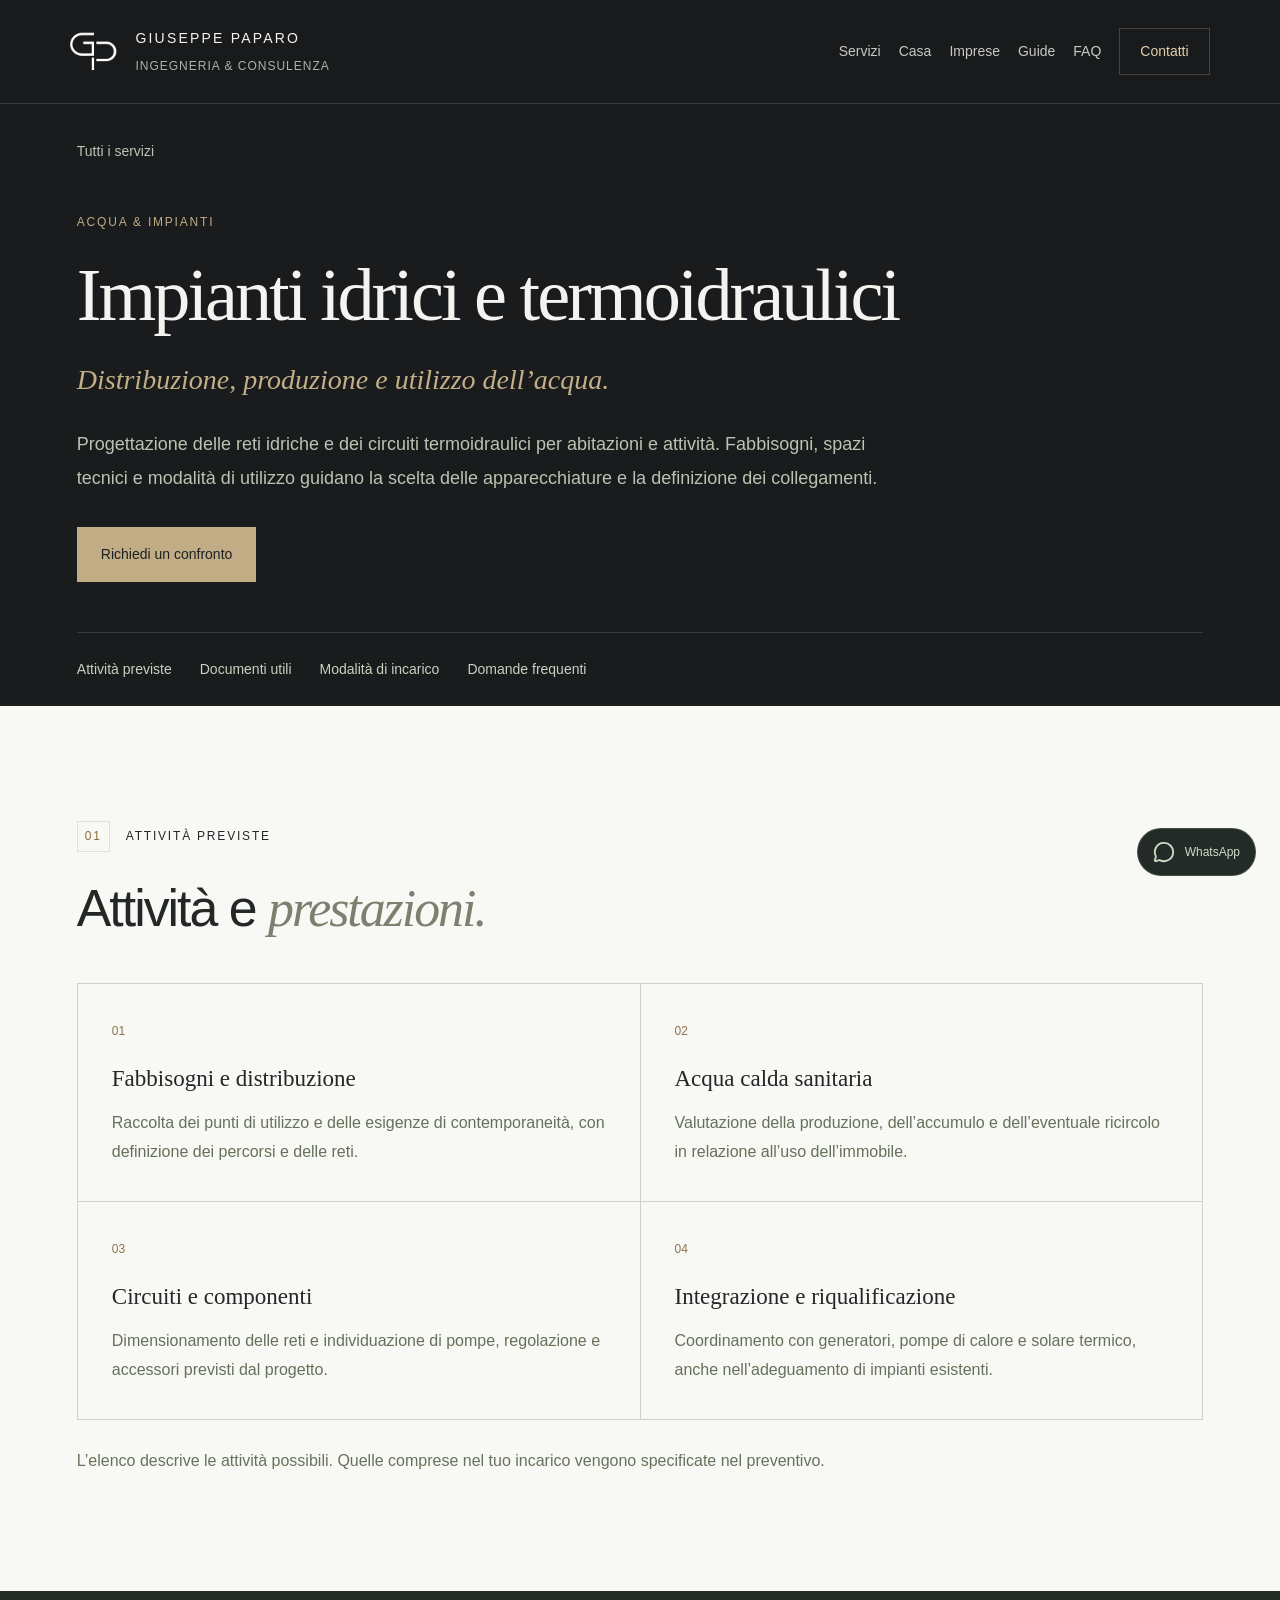
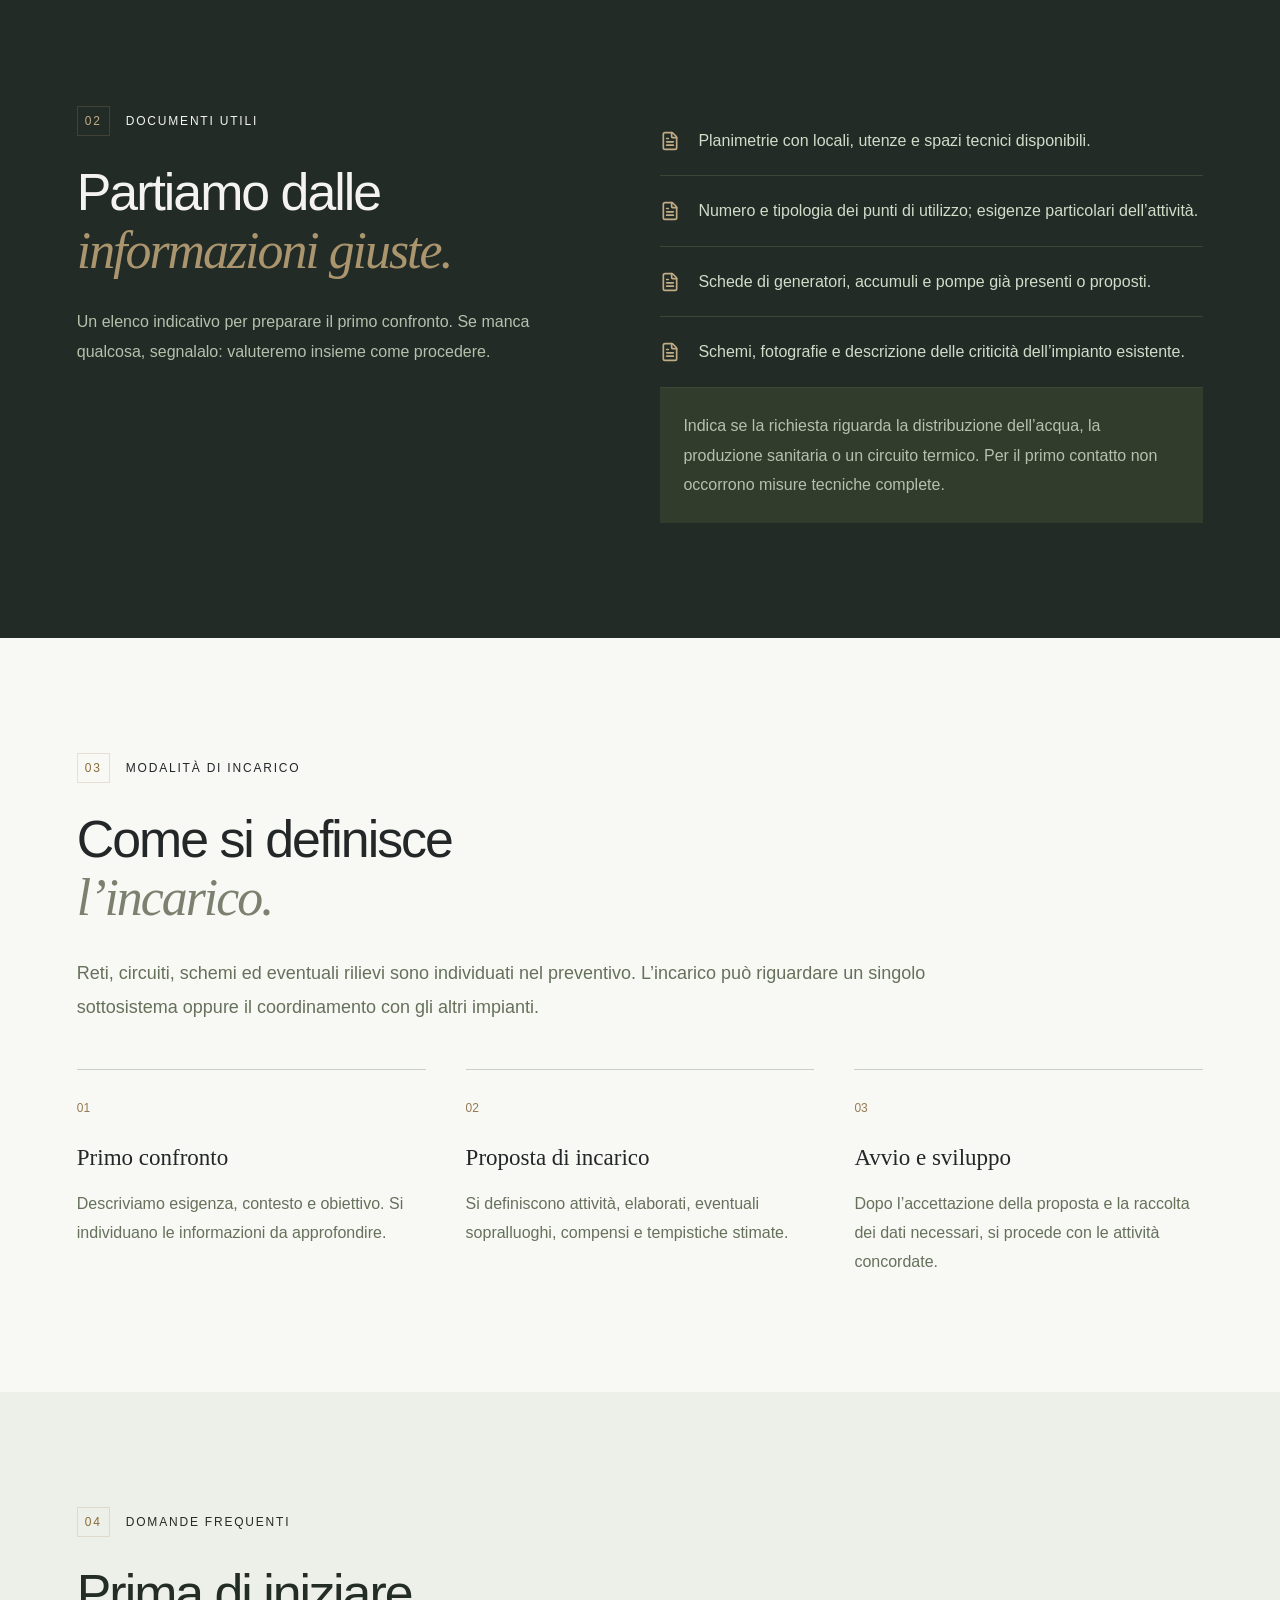
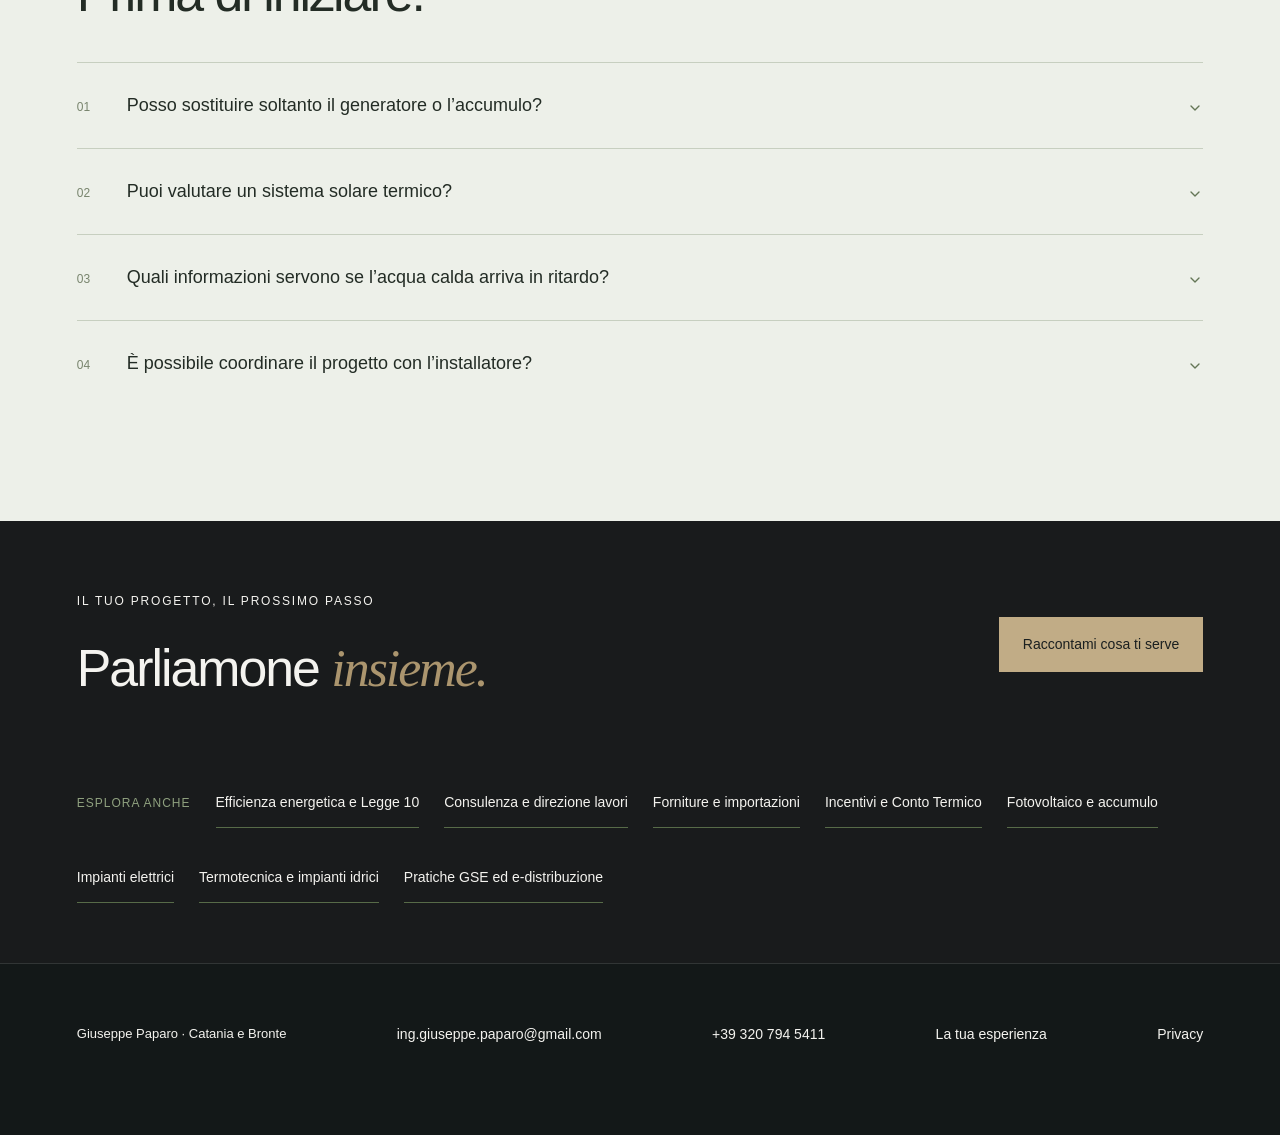
<file: servizi/idrico-termoidraulico/index.html>
<!doctype html><html lang="it"><head><meta charset="UTF-8"><meta name="viewport" content="width=device-width,initial-scale=1"><title>Impianti idrici e termoidraulici | Giuseppe Paparo</title><meta name="description" content="Progettazione delle reti idriche e dei circuiti termoidraulici per abitazioni e attività. Fabbisogni, spazi tecnici e modalità di utilizzo guidano la scelta delle apparecchiature e la definizione dei collegamenti."><link rel="canonical" href="https://giuseppe-paparo.it/servizi/idrico-termoidraulico/"><link rel="icon" href="../../favicon.svg"><link rel="stylesheet" href="../../assets/style-SArJDlIu.css"></head><body class="antialiased" data-page="/servizi/idrico-termoidraulico"><div id="root"><link rel="preload" as="image" href="../../logo.png"/><a class="skip" href="#main">Vai al contenuto</a><header class="detail-header"><a href="../../index.html" class="brand" aria-label="Giuseppe Paparo, pagina principale"><img src="../../logo.png" alt=""/><span>GIUSEPPE PAPARO<small>INGEGNERIA &amp; CONSULENZA</small></span></a><nav class="detail-nav" aria-label="Navigazione del sito"><a href="../../index.html#servizi">Servizi</a><a href="../../per-la-casa/index.html">Casa</a><a href="../../imprese-professionisti/index.html">Imprese</a><a href="../../index.html#guide">Guide</a><a href="../../index.html#faq">FAQ</a><a class="nav-contact" href="../../index.html#contatti">Contatti</a></nav></header><main id="main" class="service-page"><section class="detail-hero"><a class="breadcrumb" href="../../index.html#servizi"> Tutti i servizi</a><div class="eyebrow">ACQUA &amp; IMPIANTI</div><h1>Impianti idrici e termoidraulici</h1><p class="detail-subtitle">Distribuzione, produzione e utilizzo dell’acqua.</p><p class="detail-intro">Progettazione delle reti idriche e dei circuiti termoidraulici per abitazioni e attività. Fabbisogni, spazi tecnici e modalità di utilizzo guidano la scelta delle apparecchiature e la definizione dei collegamenti.</p><a class="button gold" href="../../index.html?servizio=Idrico%20e%20termoidraulico#contatti">Richiedi un confronto</a><div class="detail-jumps"><a href="#attivita">Attività previste</a><a href="#documenti">Documenti utili</a><a href="#incarico">Modalità di incarico</a><a href="#domande">Domande frequenti</a></div></section><section id="attivita" class="section detail-activities"><div class="eyebrow"><span>01</span> ATTIVITÀ PREVISTE</div><h2>Attività e <em>prestazioni.</em></h2><div class="activities-grid"><article><span>01</span><h3>Fabbisogni e distribuzione</h3><p>Raccolta dei punti di utilizzo e delle esigenze di contemporaneità, con definizione dei percorsi e delle reti.</p></article><article><span>02</span><h3>Acqua calda sanitaria</h3><p>Valutazione della produzione, dell’accumulo e dell’eventuale ricircolo in relazione all’uso dell’immobile.</p></article><article><span>03</span><h3>Circuiti e componenti</h3><p>Dimensionamento delle reti e individuazione di pompe, regolazione e accessori previsti dal progetto.</p></article><article><span>04</span><h3>Integrazione e riqualificazione</h3><p>Coordinamento con generatori, pompe di calore e solare termico, anche nell’adeguamento di impianti esistenti.</p></article></div><p class="scope-note">L’elenco descrive le attività possibili. Quelle comprese nel tuo incarico vengono specificate nel preventivo.</p></section><section id="documenti" class="section detail-documents"><div><div class="eyebrow"><span>02</span> DOCUMENTI UTILI</div><h2>Partiamo dalle<br/><em>informazioni giuste.</em></h2><p>Un elenco indicativo per preparare il primo confronto. Se manca qualcosa, segnalalo: valuteremo insieme come procedere.</p></div><div><ul><li><svg xmlns="http://www.w3.org/2000/svg" width="20" height="20" viewBox="0 0 24 24" fill="none" stroke="currentColor" stroke-width="2" stroke-linecap="round" stroke-linejoin="round" class="lucide lucide-file-text" aria-hidden="true"><path d="M6 22a2 2 0 0 1-2-2V4a2 2 0 0 1 2-2h8a2.4 2.4 0 0 1 1.704.706l3.588 3.588A2.4 2.4 0 0 1 20 8v12a2 2 0 0 1-2 2z"></path><path d="M14 2v5a1 1 0 0 0 1 1h5"></path><path d="M10 9H8"></path><path d="M16 13H8"></path><path d="M16 17H8"></path></svg><span>Planimetrie con locali, utenze e spazi tecnici disponibili.</span></li><li><svg xmlns="http://www.w3.org/2000/svg" width="20" height="20" viewBox="0 0 24 24" fill="none" stroke="currentColor" stroke-width="2" stroke-linecap="round" stroke-linejoin="round" class="lucide lucide-file-text" aria-hidden="true"><path d="M6 22a2 2 0 0 1-2-2V4a2 2 0 0 1 2-2h8a2.4 2.4 0 0 1 1.704.706l3.588 3.588A2.4 2.4 0 0 1 20 8v12a2 2 0 0 1-2 2z"></path><path d="M14 2v5a1 1 0 0 0 1 1h5"></path><path d="M10 9H8"></path><path d="M16 13H8"></path><path d="M16 17H8"></path></svg><span>Numero e tipologia dei punti di utilizzo; esigenze particolari dell’attività.</span></li><li><svg xmlns="http://www.w3.org/2000/svg" width="20" height="20" viewBox="0 0 24 24" fill="none" stroke="currentColor" stroke-width="2" stroke-linecap="round" stroke-linejoin="round" class="lucide lucide-file-text" aria-hidden="true"><path d="M6 22a2 2 0 0 1-2-2V4a2 2 0 0 1 2-2h8a2.4 2.4 0 0 1 1.704.706l3.588 3.588A2.4 2.4 0 0 1 20 8v12a2 2 0 0 1-2 2z"></path><path d="M14 2v5a1 1 0 0 0 1 1h5"></path><path d="M10 9H8"></path><path d="M16 13H8"></path><path d="M16 17H8"></path></svg><span>Schede di generatori, accumuli e pompe già presenti o proposti.</span></li><li><svg xmlns="http://www.w3.org/2000/svg" width="20" height="20" viewBox="0 0 24 24" fill="none" stroke="currentColor" stroke-width="2" stroke-linecap="round" stroke-linejoin="round" class="lucide lucide-file-text" aria-hidden="true"><path d="M6 22a2 2 0 0 1-2-2V4a2 2 0 0 1 2-2h8a2.4 2.4 0 0 1 1.704.706l3.588 3.588A2.4 2.4 0 0 1 20 8v12a2 2 0 0 1-2 2z"></path><path d="M14 2v5a1 1 0 0 0 1 1h5"></path><path d="M10 9H8"></path><path d="M16 13H8"></path><path d="M16 17H8"></path></svg><span>Schemi, fotografie e descrizione delle criticità dell’impianto esistente.</span></li></ul><p class="document-note">Indica se la richiesta riguarda la distribuzione dell’acqua, la produzione sanitaria o un circuito termico. Per il primo contatto non occorrono misure tecniche complete.</p></div></section><section id="incarico" class="section detail-engagement"><div class="eyebrow"><span>03</span> MODALITÀ DI INCARICO</div><h2>Come si definisce<br/><em>l’incarico.</em></h2><p class="engagement-intro">Reti, circuiti, schemi ed eventuali rilievi sono individuati nel preventivo. L’incarico può riguardare un singolo sottosistema oppure il coordinamento con gli altri impianti.</p><div class="engagement-steps"><article><small>0<!-- -->1</small><h3>Primo confronto</h3><p>Descriviamo esigenza, contesto e obiettivo. Si individuano le informazioni da approfondire.</p></article><article><small>0<!-- -->2</small><h3>Proposta di incarico</h3><p>Si definiscono attività, elaborati, eventuali sopralluoghi, compensi e tempistiche stimate.</p></article><article><small>0<!-- -->3</small><h3>Avvio e sviluppo</h3><p>Dopo l’accettazione della proposta e la raccolta dei dati necessari, si procede con le attività concordate.</p></article></div></section><section id="domande" class="section detail-faq"><div class="eyebrow"><span>04</span> DOMANDE FREQUENTI</div><h2>Prima di iniziare.</h2><div data-slot="accordion" class="faq-list" data-orientation="vertical"><div data-state="closed" data-orientation="vertical" data-slot="accordion-item" class="border-b last:border-b-0"><h3 data-orientation="vertical" data-state="closed" class="flex"><button type="button" aria-expanded="false" data-state="closed" data-orientation="vertical" id="radix-_R_1td_" data-slot="accordion-trigger" class="flex flex-1 items-start justify-between gap-4 rounded-md py-4 text-left text-sm font-medium transition-all outline-none hover:underline focus-visible:border-ring focus-visible:ring-[3px] focus-visible:ring-ring/50 disabled:pointer-events-none disabled:opacity-50 [&amp;[data-state=open]&gt;svg]:rotate-180 faq-question" data-radix-collection-item=""><span><small>01</small>Posso sostituire soltanto il generatore o l’accumulo?</span><svg xmlns="http://www.w3.org/2000/svg" width="24" height="24" viewBox="0 0 24 24" fill="none" stroke="currentColor" stroke-width="2" stroke-linecap="round" stroke-linejoin="round" class="lucide lucide-chevron-down pointer-events-none size-4 shrink-0 translate-y-0.5 text-muted-foreground transition-transform duration-200" aria-hidden="true"><path d="m6 9 6 6 6-6"></path></svg></button></h3><div data-state="closed" id="radix-_R_9td_" hidden="" role="region" aria-labelledby="radix-_R_1td_" data-orientation="vertical" data-slot="accordion-content" class="overflow-hidden text-sm data-[state=closed]:animate-accordion-up data-[state=open]:animate-accordion-down" style="--radix-accordion-content-height:var(--radix-collapsible-content-height);--radix-accordion-content-width:var(--radix-collapsible-content-width)"></div></div><div data-state="closed" data-orientation="vertical" data-slot="accordion-item" class="border-b last:border-b-0"><h3 data-orientation="vertical" data-state="closed" class="flex"><button type="button" aria-expanded="false" data-state="closed" data-orientation="vertical" id="radix-_R_2td_" data-slot="accordion-trigger" class="flex flex-1 items-start justify-between gap-4 rounded-md py-4 text-left text-sm font-medium transition-all outline-none hover:underline focus-visible:border-ring focus-visible:ring-[3px] focus-visible:ring-ring/50 disabled:pointer-events-none disabled:opacity-50 [&amp;[data-state=open]&gt;svg]:rotate-180 faq-question" data-radix-collection-item=""><span><small>02</small>Puoi valutare un sistema solare termico?</span><svg xmlns="http://www.w3.org/2000/svg" width="24" height="24" viewBox="0 0 24 24" fill="none" stroke="currentColor" stroke-width="2" stroke-linecap="round" stroke-linejoin="round" class="lucide lucide-chevron-down pointer-events-none size-4 shrink-0 translate-y-0.5 text-muted-foreground transition-transform duration-200" aria-hidden="true"><path d="m6 9 6 6 6-6"></path></svg></button></h3><div data-state="closed" id="radix-_R_atd_" hidden="" role="region" aria-labelledby="radix-_R_2td_" data-orientation="vertical" data-slot="accordion-content" class="overflow-hidden text-sm data-[state=closed]:animate-accordion-up data-[state=open]:animate-accordion-down" style="--radix-accordion-content-height:var(--radix-collapsible-content-height);--radix-accordion-content-width:var(--radix-collapsible-content-width)"></div></div><div data-state="closed" data-orientation="vertical" data-slot="accordion-item" class="border-b last:border-b-0"><h3 data-orientation="vertical" data-state="closed" class="flex"><button type="button" aria-expanded="false" data-state="closed" data-orientation="vertical" id="radix-_R_3td_" data-slot="accordion-trigger" class="flex flex-1 items-start justify-between gap-4 rounded-md py-4 text-left text-sm font-medium transition-all outline-none hover:underline focus-visible:border-ring focus-visible:ring-[3px] focus-visible:ring-ring/50 disabled:pointer-events-none disabled:opacity-50 [&amp;[data-state=open]&gt;svg]:rotate-180 faq-question" data-radix-collection-item=""><span><small>03</small>Quali informazioni servono se l’acqua calda arriva in ritardo?</span><svg xmlns="http://www.w3.org/2000/svg" width="24" height="24" viewBox="0 0 24 24" fill="none" stroke="currentColor" stroke-width="2" stroke-linecap="round" stroke-linejoin="round" class="lucide lucide-chevron-down pointer-events-none size-4 shrink-0 translate-y-0.5 text-muted-foreground transition-transform duration-200" aria-hidden="true"><path d="m6 9 6 6 6-6"></path></svg></button></h3><div data-state="closed" id="radix-_R_btd_" hidden="" role="region" aria-labelledby="radix-_R_3td_" data-orientation="vertical" data-slot="accordion-content" class="overflow-hidden text-sm data-[state=closed]:animate-accordion-up data-[state=open]:animate-accordion-down" style="--radix-accordion-content-height:var(--radix-collapsible-content-height);--radix-accordion-content-width:var(--radix-collapsible-content-width)"></div></div><div data-state="closed" data-orientation="vertical" data-slot="accordion-item" class="border-b last:border-b-0"><h3 data-orientation="vertical" data-state="closed" class="flex"><button type="button" aria-expanded="false" data-state="closed" data-orientation="vertical" id="radix-_R_4td_" data-slot="accordion-trigger" class="flex flex-1 items-start justify-between gap-4 rounded-md py-4 text-left text-sm font-medium transition-all outline-none hover:underline focus-visible:border-ring focus-visible:ring-[3px] focus-visible:ring-ring/50 disabled:pointer-events-none disabled:opacity-50 [&amp;[data-state=open]&gt;svg]:rotate-180 faq-question" data-radix-collection-item=""><span><small>04</small>È possibile coordinare il progetto con l’installatore?</span><svg xmlns="http://www.w3.org/2000/svg" width="24" height="24" viewBox="0 0 24 24" fill="none" stroke="currentColor" stroke-width="2" stroke-linecap="round" stroke-linejoin="round" class="lucide lucide-chevron-down pointer-events-none size-4 shrink-0 translate-y-0.5 text-muted-foreground transition-transform duration-200" aria-hidden="true"><path d="m6 9 6 6 6-6"></path></svg></button></h3><div data-state="closed" id="radix-_R_ctd_" hidden="" role="region" aria-labelledby="radix-_R_4td_" data-orientation="vertical" data-slot="accordion-content" class="overflow-hidden text-sm data-[state=closed]:animate-accordion-up data-[state=open]:animate-accordion-down" style="--radix-accordion-content-height:var(--radix-collapsible-content-height);--radix-accordion-content-width:var(--radix-collapsible-content-width)"></div></div></div></section><section class="detail-cta"><div><div class="eyebrow">IL TUO PROGETTO, IL PROSSIMO PASSO</div><h2>Parliamone <em>insieme.</em></h2></div><a href="../../index.html?servizio=Idrico%20e%20termoidraulico#contatti" class="button gold">Raccontami cosa ti serve</a></section><section class="related-services"><span>ESPLORA ANCHE</span><a href="../../servizi/efficienza-legge-10/index.html">Efficienza energetica e Legge 10</a><a href="../../servizi/consulenza-direzione-lavori/index.html">Consulenza e direzione lavori</a><a href="../../servizi/importazioni-forniture/index.html">Forniture e importazioni</a><a href="../../servizi/incentivi-conto-termico/index.html">Incentivi e Conto Termico</a><a href="../../servizi/fotovoltaico/index.html">Fotovoltaico e accumulo</a><a href="../../servizi/impianti-elettrici/index.html">Impianti elettrici</a><a href="../../servizi/termotecnica/index.html">Termotecnica e impianti idrici</a><a href="../../servizi/pratiche/index.html">Pratiche GSE ed e-distribuzione</a></section></main><footer class="detail-footer"><span>Giuseppe Paparo · Catania e Bronte</span><a href="mailto:ing.giuseppe.paparo@gmail.com">ing.giuseppe.paparo@gmail.com</a><a href="tel:+393207945411">+39 320 794 5411</a><a href="../../recensioni/index.html">La tua esperienza</a><a href="../../index.html#privacy">Privacy</a></footer><a class="whatsapp-floating" href="https://wa.me/393207945411?text=Buongiorno%20Giuseppe%2C%20vorrei%20informazioni%20per%20un%20progetto." target="_blank" rel="noopener noreferrer" aria-label="Contatta Giuseppe Paparo su WhatsApp (si apre in una nuova scheda)"><svg xmlns="http://www.w3.org/2000/svg" width="22" height="22" viewBox="0 0 24 24" fill="none" stroke="currentColor" stroke-width="2" stroke-linecap="round" stroke-linejoin="round" class="lucide lucide-message-circle" aria-hidden="true"><path d="M2.992 16.342a2 2 0 0 1 .094 1.167l-1.065 3.29a1 1 0 0 0 1.236 1.168l3.413-.998a2 2 0 0 1 1.099.092 10 10 0 1 0-4.777-4.719"></path></svg><span>WhatsApp</span><svg xmlns="http://www.w3.org/2000/svg" width="14" height="14" viewBox="0 0 24 24" fill="none" stroke="currentColor" stroke-width="2" stroke-linecap="round" stroke-linejoin="round" class="lucide lucide-arrow-up-right" aria-hidden="true"><path d="M7 7h10v10"></path><path d="M7 17 17 7"></path></svg></a></div><noscript><div class="no-script-message">Per utilizzare i moduli e la vista interattiva abilita JavaScript. Puoi contattarmi al <a href="tel:+393207945411">+39 320 794 5411</a> o via <a href="mailto:ing.giuseppe.paparo@gmail.com">email</a>.</div></noscript><script src="../../recensioni-data.js"></script><script defer src="../../assets/site.js"></script></body></html>
</file>
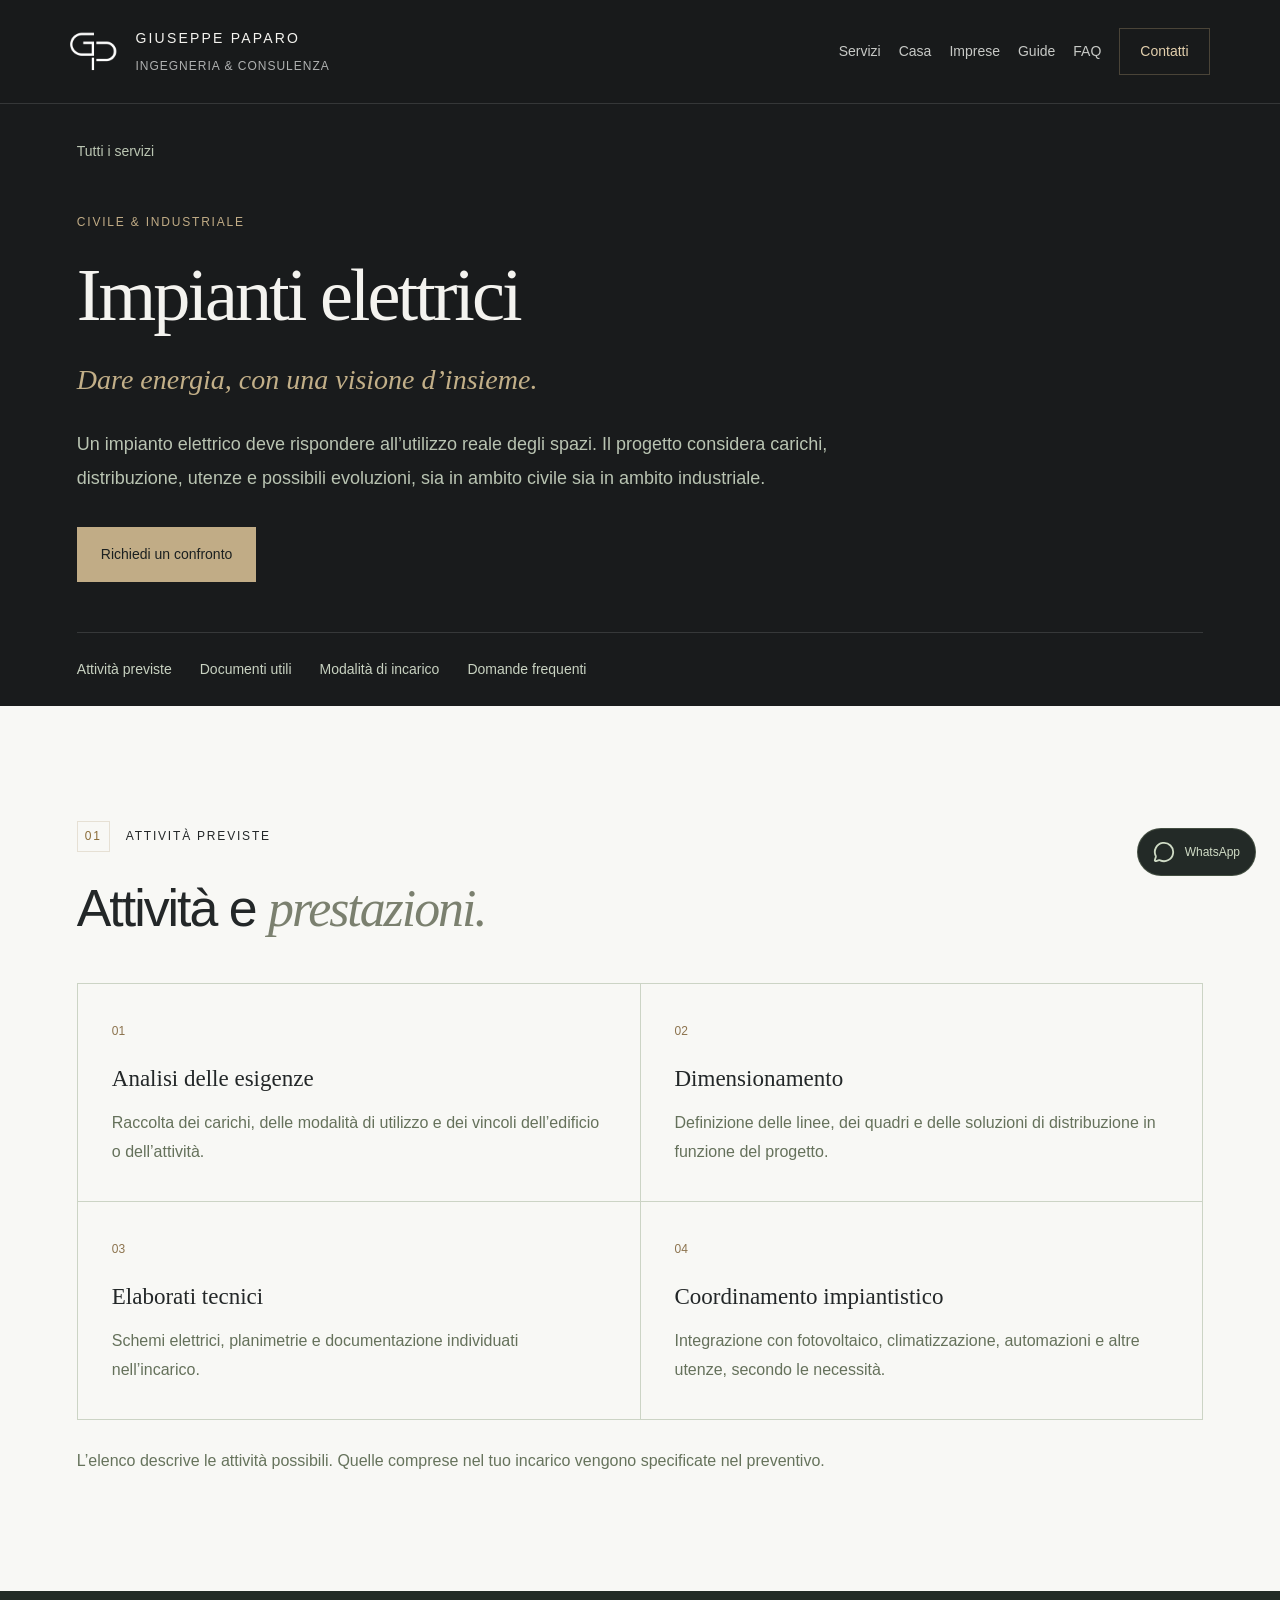
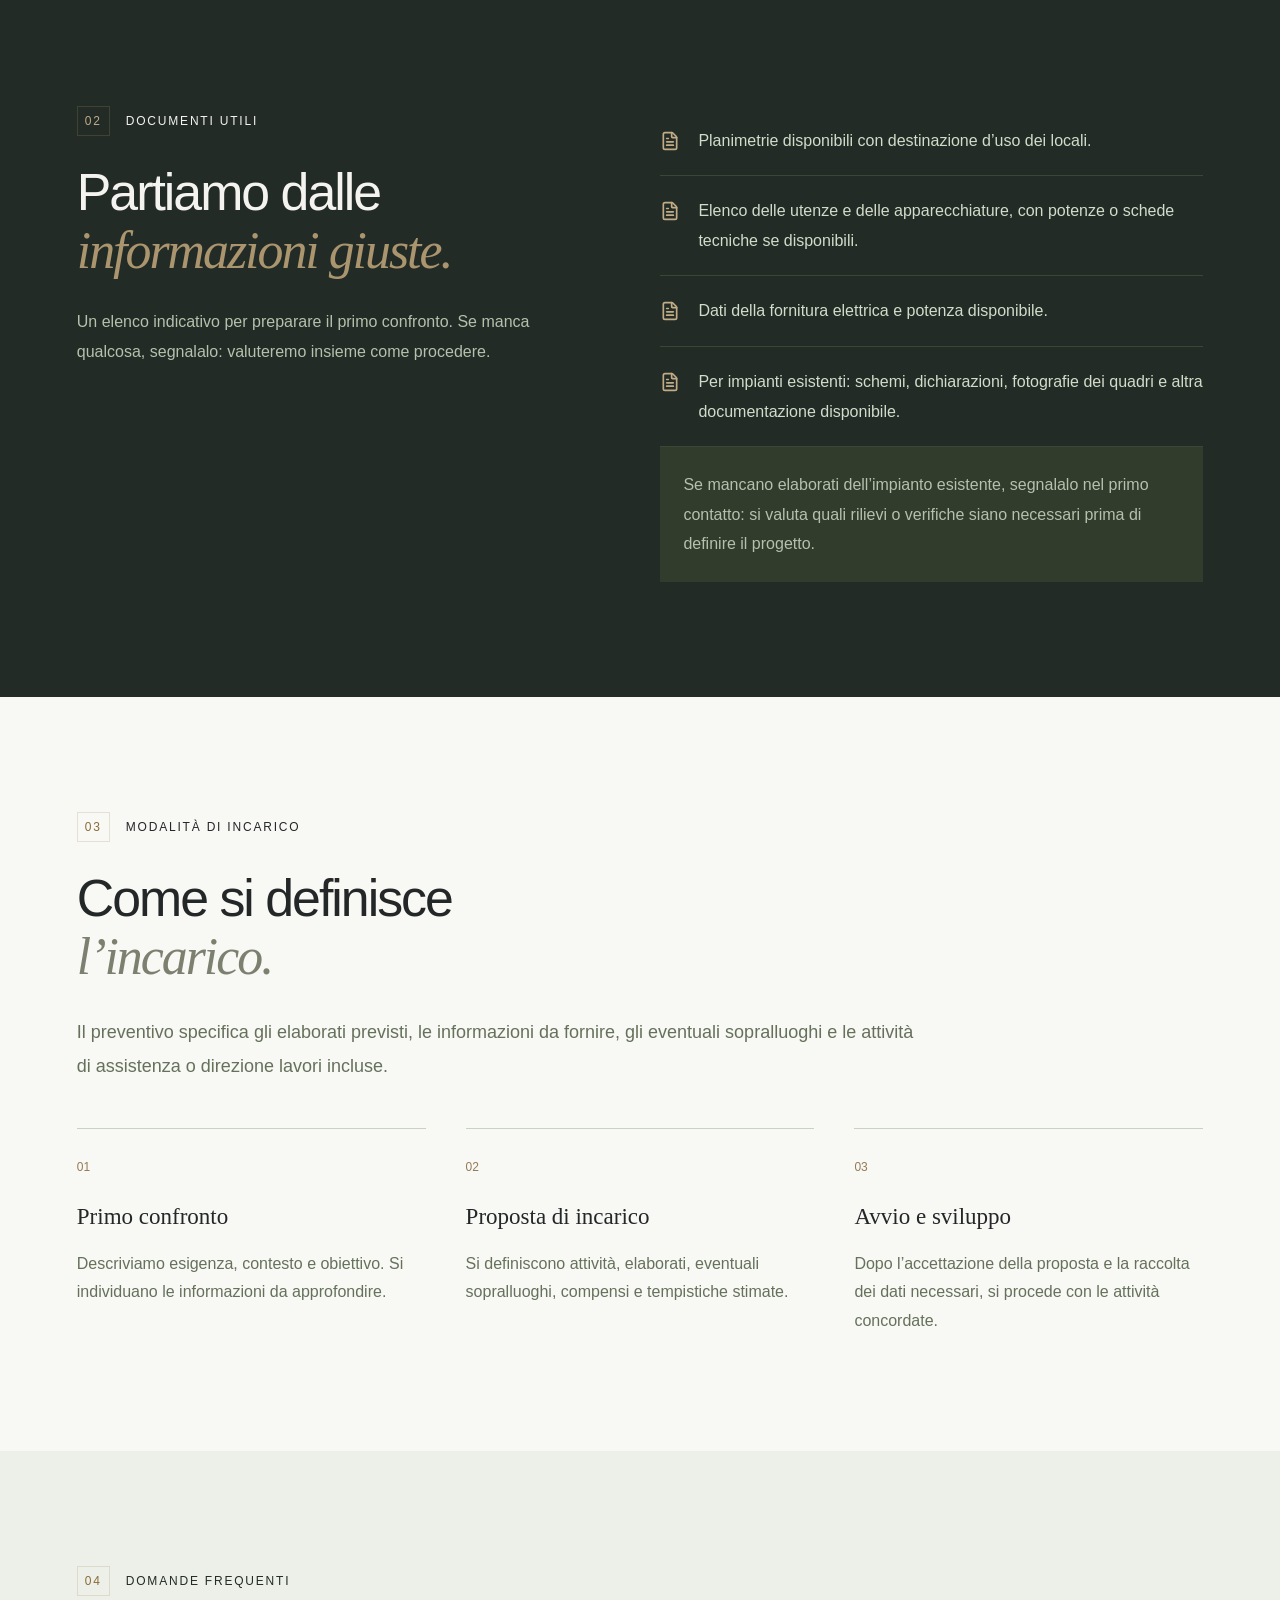
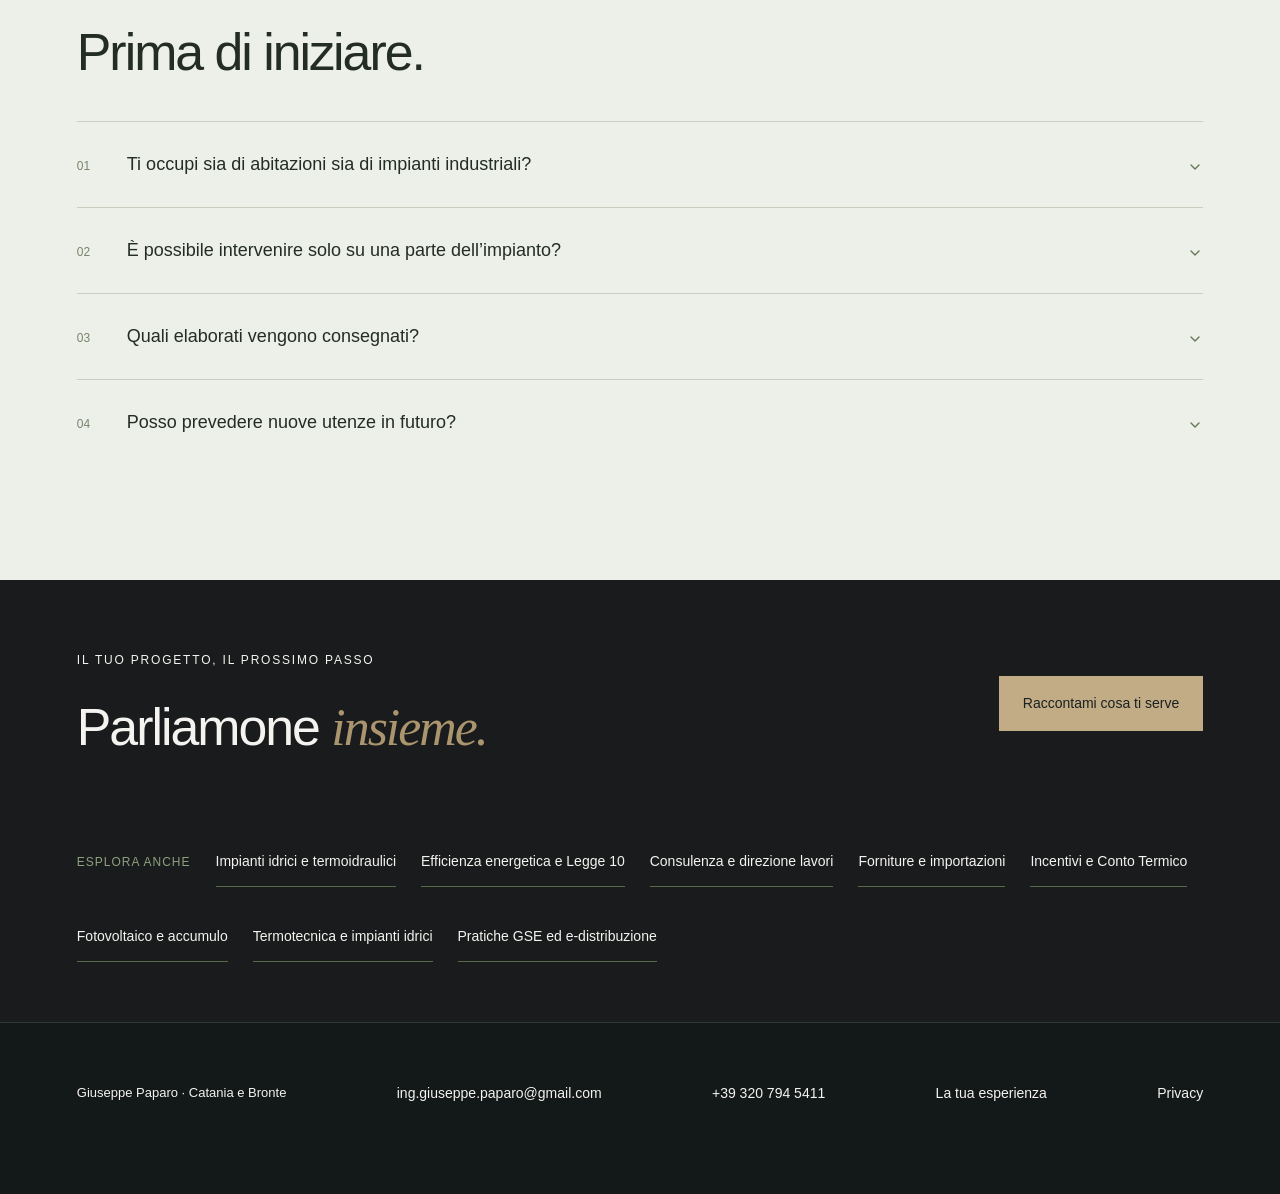
<file: servizi/impianti-elettrici/index.html>
<!doctype html><html lang="it"><head><meta charset="UTF-8"><meta name="viewport" content="width=device-width,initial-scale=1"><title>Impianti elettrici | Giuseppe Paparo</title><meta name="description" content="Un impianto elettrico deve rispondere all’utilizzo reale degli spazi. Il progetto considera carichi, distribuzione, utenze e possibili evoluzioni, sia in ambito civile sia in ambito industriale."><link rel="canonical" href="https://giuseppe-paparo.it/servizi/impianti-elettrici/"><link rel="icon" href="../../favicon.svg"><link rel="stylesheet" href="../../assets/style-SArJDlIu.css"></head><body class="antialiased" data-page="/servizi/impianti-elettrici"><div id="root"><link rel="preload" as="image" href="../../logo.png"/><a class="skip" href="#main">Vai al contenuto</a><header class="detail-header"><a href="../../index.html" class="brand" aria-label="Giuseppe Paparo, pagina principale"><img src="../../logo.png" alt=""/><span>GIUSEPPE PAPARO<small>INGEGNERIA &amp; CONSULENZA</small></span></a><nav class="detail-nav" aria-label="Navigazione del sito"><a href="../../index.html#servizi">Servizi</a><a href="../../per-la-casa/index.html">Casa</a><a href="../../imprese-professionisti/index.html">Imprese</a><a href="../../index.html#guide">Guide</a><a href="../../index.html#faq">FAQ</a><a class="nav-contact" href="../../index.html#contatti">Contatti</a></nav></header><main id="main" class="service-page"><section class="detail-hero"><a class="breadcrumb" href="../../index.html#servizi"> Tutti i servizi</a><div class="eyebrow">CIVILE &amp; INDUSTRIALE</div><h1>Impianti elettrici</h1><p class="detail-subtitle">Dare energia, con una visione d’insieme.</p><p class="detail-intro">Un impianto elettrico deve rispondere all’utilizzo reale degli spazi. Il progetto considera carichi, distribuzione, utenze e possibili evoluzioni, sia in ambito civile sia in ambito industriale.</p><a class="button gold" href="../../index.html?servizio=Impianti%20elettrici#contatti">Richiedi un confronto</a><div class="detail-jumps"><a href="#attivita">Attività previste</a><a href="#documenti">Documenti utili</a><a href="#incarico">Modalità di incarico</a><a href="#domande">Domande frequenti</a></div></section><section id="attivita" class="section detail-activities"><div class="eyebrow"><span>01</span> ATTIVITÀ PREVISTE</div><h2>Attività e <em>prestazioni.</em></h2><div class="activities-grid"><article><span>01</span><h3>Analisi delle esigenze</h3><p>Raccolta dei carichi, delle modalità di utilizzo e dei vincoli dell’edificio o dell’attività.</p></article><article><span>02</span><h3>Dimensionamento</h3><p>Definizione delle linee, dei quadri e delle soluzioni di distribuzione in funzione del progetto.</p></article><article><span>03</span><h3>Elaborati tecnici</h3><p>Schemi elettrici, planimetrie e documentazione individuati nell’incarico.</p></article><article><span>04</span><h3>Coordinamento impiantistico</h3><p>Integrazione con fotovoltaico, climatizzazione, automazioni e altre utenze, secondo le necessità.</p></article></div><p class="scope-note">L’elenco descrive le attività possibili. Quelle comprese nel tuo incarico vengono specificate nel preventivo.</p></section><section id="documenti" class="section detail-documents"><div><div class="eyebrow"><span>02</span> DOCUMENTI UTILI</div><h2>Partiamo dalle<br/><em>informazioni giuste.</em></h2><p>Un elenco indicativo per preparare il primo confronto. Se manca qualcosa, segnalalo: valuteremo insieme come procedere.</p></div><div><ul><li><svg xmlns="http://www.w3.org/2000/svg" width="20" height="20" viewBox="0 0 24 24" fill="none" stroke="currentColor" stroke-width="2" stroke-linecap="round" stroke-linejoin="round" class="lucide lucide-file-text" aria-hidden="true"><path d="M6 22a2 2 0 0 1-2-2V4a2 2 0 0 1 2-2h8a2.4 2.4 0 0 1 1.704.706l3.588 3.588A2.4 2.4 0 0 1 20 8v12a2 2 0 0 1-2 2z"></path><path d="M14 2v5a1 1 0 0 0 1 1h5"></path><path d="M10 9H8"></path><path d="M16 13H8"></path><path d="M16 17H8"></path></svg><span>Planimetrie disponibili con destinazione d’uso dei locali.</span></li><li><svg xmlns="http://www.w3.org/2000/svg" width="20" height="20" viewBox="0 0 24 24" fill="none" stroke="currentColor" stroke-width="2" stroke-linecap="round" stroke-linejoin="round" class="lucide lucide-file-text" aria-hidden="true"><path d="M6 22a2 2 0 0 1-2-2V4a2 2 0 0 1 2-2h8a2.4 2.4 0 0 1 1.704.706l3.588 3.588A2.4 2.4 0 0 1 20 8v12a2 2 0 0 1-2 2z"></path><path d="M14 2v5a1 1 0 0 0 1 1h5"></path><path d="M10 9H8"></path><path d="M16 13H8"></path><path d="M16 17H8"></path></svg><span>Elenco delle utenze e delle apparecchiature, con potenze o schede tecniche se disponibili.</span></li><li><svg xmlns="http://www.w3.org/2000/svg" width="20" height="20" viewBox="0 0 24 24" fill="none" stroke="currentColor" stroke-width="2" stroke-linecap="round" stroke-linejoin="round" class="lucide lucide-file-text" aria-hidden="true"><path d="M6 22a2 2 0 0 1-2-2V4a2 2 0 0 1 2-2h8a2.4 2.4 0 0 1 1.704.706l3.588 3.588A2.4 2.4 0 0 1 20 8v12a2 2 0 0 1-2 2z"></path><path d="M14 2v5a1 1 0 0 0 1 1h5"></path><path d="M10 9H8"></path><path d="M16 13H8"></path><path d="M16 17H8"></path></svg><span>Dati della fornitura elettrica e potenza disponibile.</span></li><li><svg xmlns="http://www.w3.org/2000/svg" width="20" height="20" viewBox="0 0 24 24" fill="none" stroke="currentColor" stroke-width="2" stroke-linecap="round" stroke-linejoin="round" class="lucide lucide-file-text" aria-hidden="true"><path d="M6 22a2 2 0 0 1-2-2V4a2 2 0 0 1 2-2h8a2.4 2.4 0 0 1 1.704.706l3.588 3.588A2.4 2.4 0 0 1 20 8v12a2 2 0 0 1-2 2z"></path><path d="M14 2v5a1 1 0 0 0 1 1h5"></path><path d="M10 9H8"></path><path d="M16 13H8"></path><path d="M16 17H8"></path></svg><span>Per impianti esistenti: schemi, dichiarazioni, fotografie dei quadri e altra documentazione disponibile.</span></li></ul><p class="document-note">Se mancano elaborati dell’impianto esistente, segnalalo nel primo contatto: si valuta quali rilievi o verifiche siano necessari prima di definire il progetto.</p></div></section><section id="incarico" class="section detail-engagement"><div class="eyebrow"><span>03</span> MODALITÀ DI INCARICO</div><h2>Come si definisce<br/><em>l’incarico.</em></h2><p class="engagement-intro">Il preventivo specifica gli elaborati previsti, le informazioni da fornire, gli eventuali sopralluoghi e le attività di assistenza o direzione lavori incluse.</p><div class="engagement-steps"><article><small>0<!-- -->1</small><h3>Primo confronto</h3><p>Descriviamo esigenza, contesto e obiettivo. Si individuano le informazioni da approfondire.</p></article><article><small>0<!-- -->2</small><h3>Proposta di incarico</h3><p>Si definiscono attività, elaborati, eventuali sopralluoghi, compensi e tempistiche stimate.</p></article><article><small>0<!-- -->3</small><h3>Avvio e sviluppo</h3><p>Dopo l’accettazione della proposta e la raccolta dei dati necessari, si procede con le attività concordate.</p></article></div></section><section id="domande" class="section detail-faq"><div class="eyebrow"><span>04</span> DOMANDE FREQUENTI</div><h2>Prima di iniziare.</h2><div data-slot="accordion" class="faq-list" data-orientation="vertical"><div data-state="closed" data-orientation="vertical" data-slot="accordion-item" class="border-b last:border-b-0"><h3 data-orientation="vertical" data-state="closed" class="flex"><button type="button" aria-expanded="false" data-state="closed" data-orientation="vertical" id="radix-_R_1td_" data-slot="accordion-trigger" class="flex flex-1 items-start justify-between gap-4 rounded-md py-4 text-left text-sm font-medium transition-all outline-none hover:underline focus-visible:border-ring focus-visible:ring-[3px] focus-visible:ring-ring/50 disabled:pointer-events-none disabled:opacity-50 [&amp;[data-state=open]&gt;svg]:rotate-180 faq-question" data-radix-collection-item=""><span><small>01</small>Ti occupi sia di abitazioni sia di impianti industriali?</span><svg xmlns="http://www.w3.org/2000/svg" width="24" height="24" viewBox="0 0 24 24" fill="none" stroke="currentColor" stroke-width="2" stroke-linecap="round" stroke-linejoin="round" class="lucide lucide-chevron-down pointer-events-none size-4 shrink-0 translate-y-0.5 text-muted-foreground transition-transform duration-200" aria-hidden="true"><path d="m6 9 6 6 6-6"></path></svg></button></h3><div data-state="closed" id="radix-_R_9td_" hidden="" role="region" aria-labelledby="radix-_R_1td_" data-orientation="vertical" data-slot="accordion-content" class="overflow-hidden text-sm data-[state=closed]:animate-accordion-up data-[state=open]:animate-accordion-down" style="--radix-accordion-content-height:var(--radix-collapsible-content-height);--radix-accordion-content-width:var(--radix-collapsible-content-width)"></div></div><div data-state="closed" data-orientation="vertical" data-slot="accordion-item" class="border-b last:border-b-0"><h3 data-orientation="vertical" data-state="closed" class="flex"><button type="button" aria-expanded="false" data-state="closed" data-orientation="vertical" id="radix-_R_2td_" data-slot="accordion-trigger" class="flex flex-1 items-start justify-between gap-4 rounded-md py-4 text-left text-sm font-medium transition-all outline-none hover:underline focus-visible:border-ring focus-visible:ring-[3px] focus-visible:ring-ring/50 disabled:pointer-events-none disabled:opacity-50 [&amp;[data-state=open]&gt;svg]:rotate-180 faq-question" data-radix-collection-item=""><span><small>02</small>È possibile intervenire solo su una parte dell’impianto?</span><svg xmlns="http://www.w3.org/2000/svg" width="24" height="24" viewBox="0 0 24 24" fill="none" stroke="currentColor" stroke-width="2" stroke-linecap="round" stroke-linejoin="round" class="lucide lucide-chevron-down pointer-events-none size-4 shrink-0 translate-y-0.5 text-muted-foreground transition-transform duration-200" aria-hidden="true"><path d="m6 9 6 6 6-6"></path></svg></button></h3><div data-state="closed" id="radix-_R_atd_" hidden="" role="region" aria-labelledby="radix-_R_2td_" data-orientation="vertical" data-slot="accordion-content" class="overflow-hidden text-sm data-[state=closed]:animate-accordion-up data-[state=open]:animate-accordion-down" style="--radix-accordion-content-height:var(--radix-collapsible-content-height);--radix-accordion-content-width:var(--radix-collapsible-content-width)"></div></div><div data-state="closed" data-orientation="vertical" data-slot="accordion-item" class="border-b last:border-b-0"><h3 data-orientation="vertical" data-state="closed" class="flex"><button type="button" aria-expanded="false" data-state="closed" data-orientation="vertical" id="radix-_R_3td_" data-slot="accordion-trigger" class="flex flex-1 items-start justify-between gap-4 rounded-md py-4 text-left text-sm font-medium transition-all outline-none hover:underline focus-visible:border-ring focus-visible:ring-[3px] focus-visible:ring-ring/50 disabled:pointer-events-none disabled:opacity-50 [&amp;[data-state=open]&gt;svg]:rotate-180 faq-question" data-radix-collection-item=""><span><small>03</small>Quali elaborati vengono consegnati?</span><svg xmlns="http://www.w3.org/2000/svg" width="24" height="24" viewBox="0 0 24 24" fill="none" stroke="currentColor" stroke-width="2" stroke-linecap="round" stroke-linejoin="round" class="lucide lucide-chevron-down pointer-events-none size-4 shrink-0 translate-y-0.5 text-muted-foreground transition-transform duration-200" aria-hidden="true"><path d="m6 9 6 6 6-6"></path></svg></button></h3><div data-state="closed" id="radix-_R_btd_" hidden="" role="region" aria-labelledby="radix-_R_3td_" data-orientation="vertical" data-slot="accordion-content" class="overflow-hidden text-sm data-[state=closed]:animate-accordion-up data-[state=open]:animate-accordion-down" style="--radix-accordion-content-height:var(--radix-collapsible-content-height);--radix-accordion-content-width:var(--radix-collapsible-content-width)"></div></div><div data-state="closed" data-orientation="vertical" data-slot="accordion-item" class="border-b last:border-b-0"><h3 data-orientation="vertical" data-state="closed" class="flex"><button type="button" aria-expanded="false" data-state="closed" data-orientation="vertical" id="radix-_R_4td_" data-slot="accordion-trigger" class="flex flex-1 items-start justify-between gap-4 rounded-md py-4 text-left text-sm font-medium transition-all outline-none hover:underline focus-visible:border-ring focus-visible:ring-[3px] focus-visible:ring-ring/50 disabled:pointer-events-none disabled:opacity-50 [&amp;[data-state=open]&gt;svg]:rotate-180 faq-question" data-radix-collection-item=""><span><small>04</small>Posso prevedere nuove utenze in futuro?</span><svg xmlns="http://www.w3.org/2000/svg" width="24" height="24" viewBox="0 0 24 24" fill="none" stroke="currentColor" stroke-width="2" stroke-linecap="round" stroke-linejoin="round" class="lucide lucide-chevron-down pointer-events-none size-4 shrink-0 translate-y-0.5 text-muted-foreground transition-transform duration-200" aria-hidden="true"><path d="m6 9 6 6 6-6"></path></svg></button></h3><div data-state="closed" id="radix-_R_ctd_" hidden="" role="region" aria-labelledby="radix-_R_4td_" data-orientation="vertical" data-slot="accordion-content" class="overflow-hidden text-sm data-[state=closed]:animate-accordion-up data-[state=open]:animate-accordion-down" style="--radix-accordion-content-height:var(--radix-collapsible-content-height);--radix-accordion-content-width:var(--radix-collapsible-content-width)"></div></div></div></section><section class="detail-cta"><div><div class="eyebrow">IL TUO PROGETTO, IL PROSSIMO PASSO</div><h2>Parliamone <em>insieme.</em></h2></div><a href="../../index.html?servizio=Impianti%20elettrici#contatti" class="button gold">Raccontami cosa ti serve</a></section><section class="related-services"><span>ESPLORA ANCHE</span><a href="../../servizi/idrico-termoidraulico/index.html">Impianti idrici e termoidraulici</a><a href="../../servizi/efficienza-legge-10/index.html">Efficienza energetica e Legge 10</a><a href="../../servizi/consulenza-direzione-lavori/index.html">Consulenza e direzione lavori</a><a href="../../servizi/importazioni-forniture/index.html">Forniture e importazioni</a><a href="../../servizi/incentivi-conto-termico/index.html">Incentivi e Conto Termico</a><a href="../../servizi/fotovoltaico/index.html">Fotovoltaico e accumulo</a><a href="../../servizi/termotecnica/index.html">Termotecnica e impianti idrici</a><a href="../../servizi/pratiche/index.html">Pratiche GSE ed e-distribuzione</a></section></main><footer class="detail-footer"><span>Giuseppe Paparo · Catania e Bronte</span><a href="mailto:ing.giuseppe.paparo@gmail.com">ing.giuseppe.paparo@gmail.com</a><a href="tel:+393207945411">+39 320 794 5411</a><a href="../../recensioni/index.html">La tua esperienza</a><a href="../../index.html#privacy">Privacy</a></footer><a class="whatsapp-floating" href="https://wa.me/393207945411?text=Buongiorno%20Giuseppe%2C%20vorrei%20informazioni%20per%20un%20progetto." target="_blank" rel="noopener noreferrer" aria-label="Contatta Giuseppe Paparo su WhatsApp (si apre in una nuova scheda)"><svg xmlns="http://www.w3.org/2000/svg" width="22" height="22" viewBox="0 0 24 24" fill="none" stroke="currentColor" stroke-width="2" stroke-linecap="round" stroke-linejoin="round" class="lucide lucide-message-circle" aria-hidden="true"><path d="M2.992 16.342a2 2 0 0 1 .094 1.167l-1.065 3.29a1 1 0 0 0 1.236 1.168l3.413-.998a2 2 0 0 1 1.099.092 10 10 0 1 0-4.777-4.719"></path></svg><span>WhatsApp</span><svg xmlns="http://www.w3.org/2000/svg" width="14" height="14" viewBox="0 0 24 24" fill="none" stroke="currentColor" stroke-width="2" stroke-linecap="round" stroke-linejoin="round" class="lucide lucide-arrow-up-right" aria-hidden="true"><path d="M7 7h10v10"></path><path d="M7 17 17 7"></path></svg></a></div><noscript><div class="no-script-message">Per utilizzare i moduli e la vista interattiva abilita JavaScript. Puoi contattarmi al <a href="tel:+393207945411">+39 320 794 5411</a> o via <a href="mailto:ing.giuseppe.paparo@gmail.com">email</a>.</div></noscript><script src="../../recensioni-data.js"></script><script defer src="../../assets/site.js"></script></body></html>
</file>
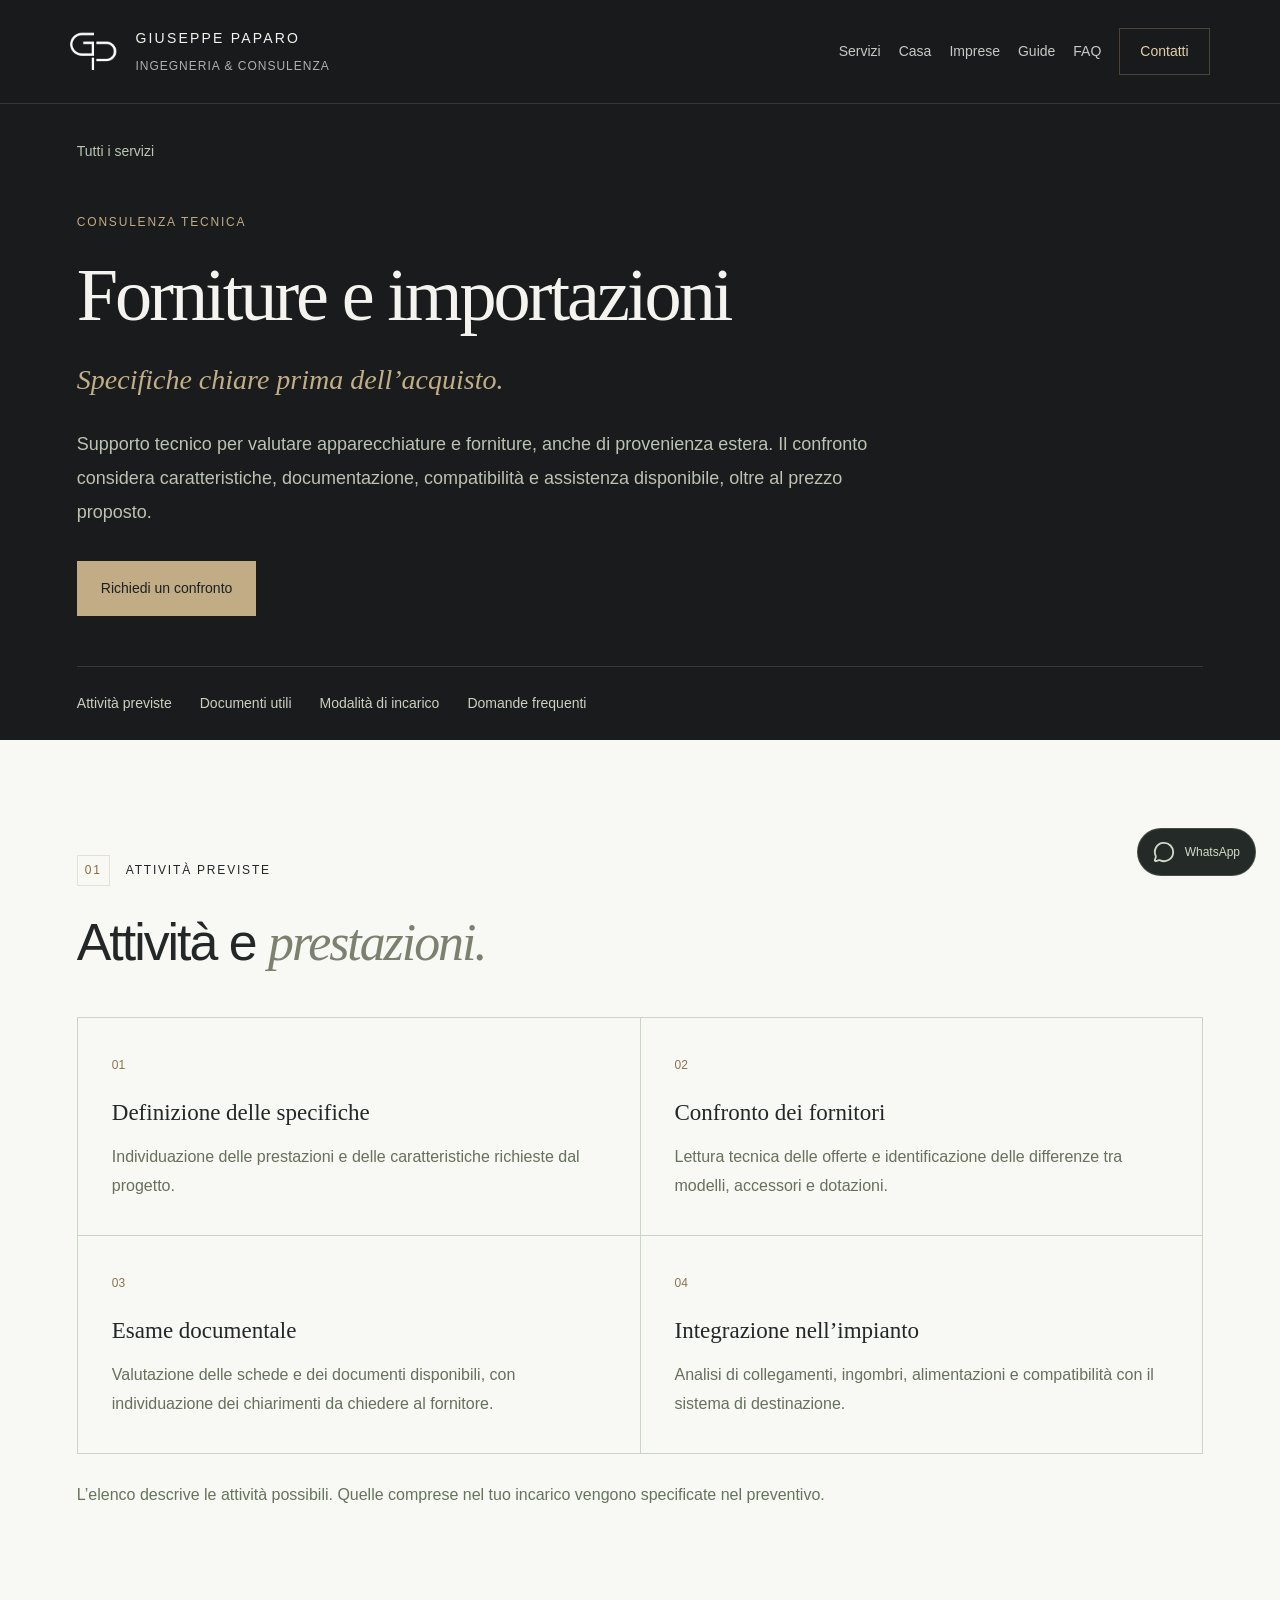
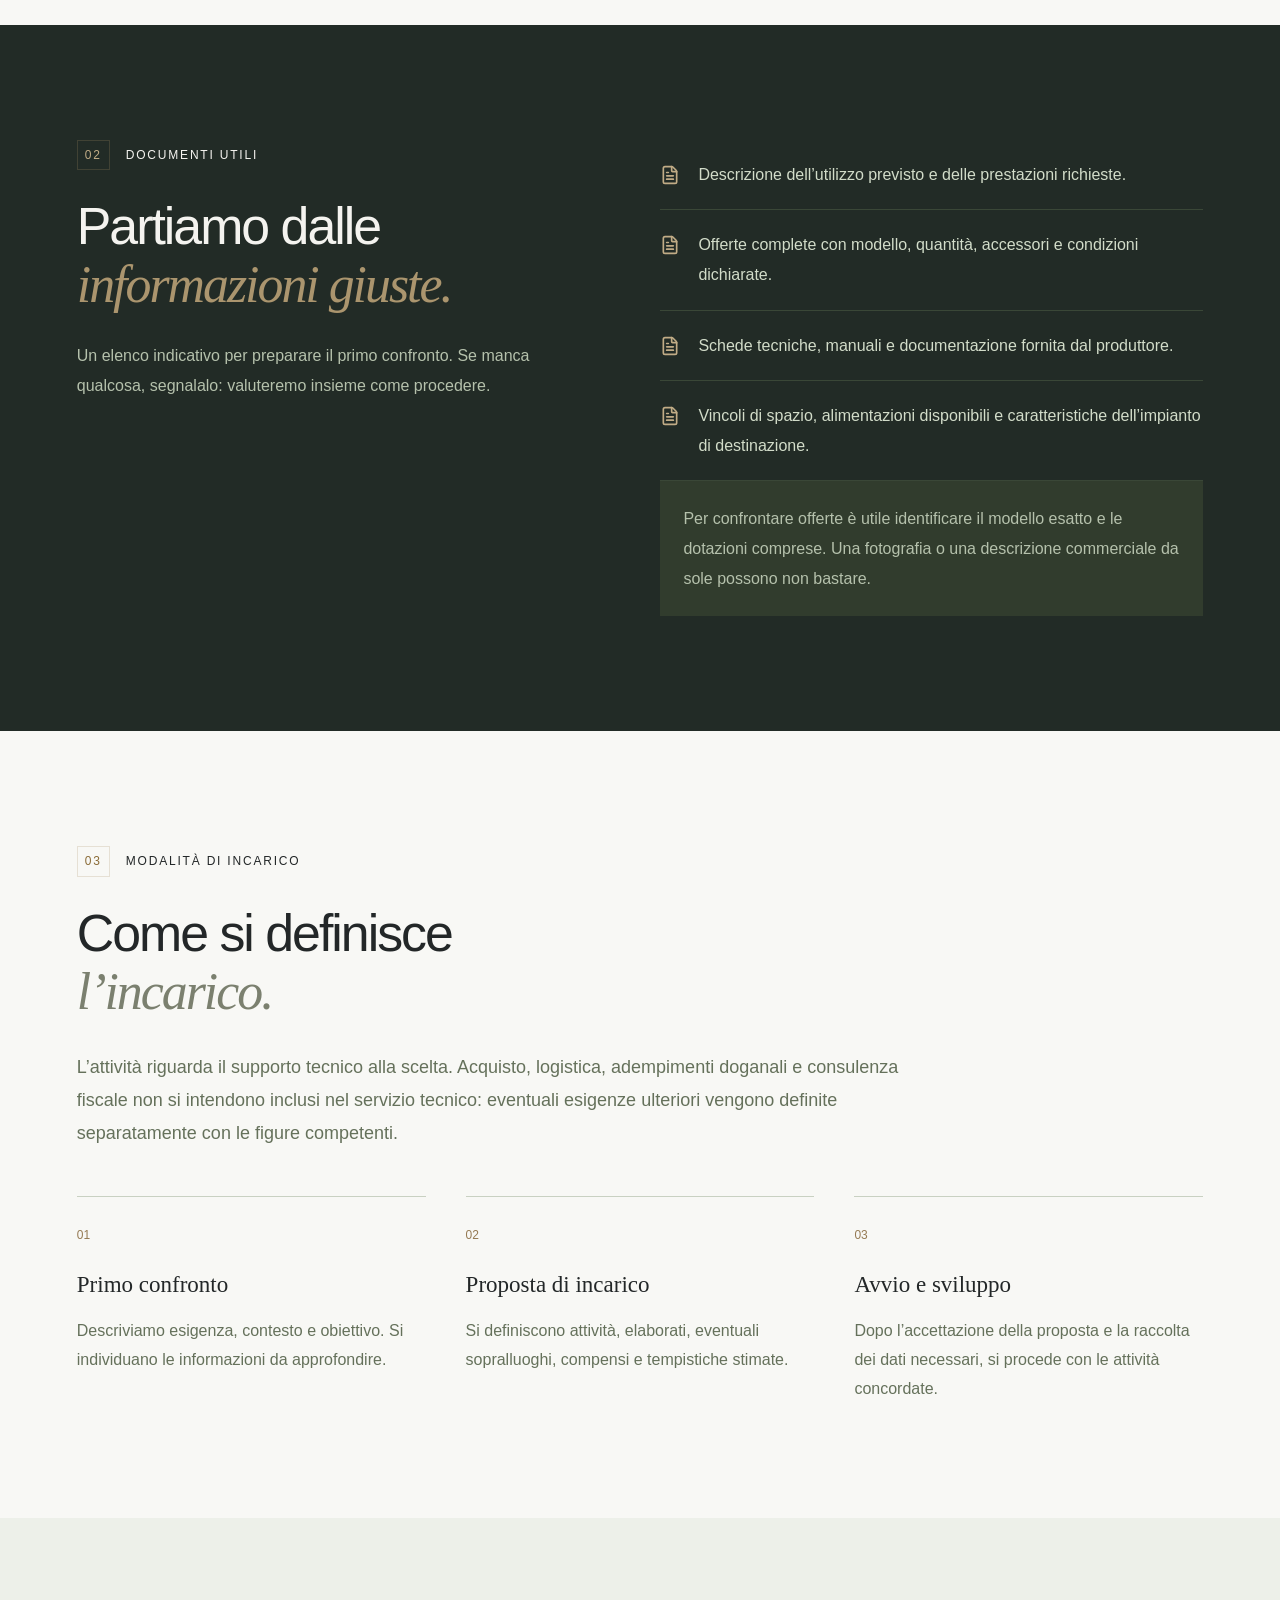
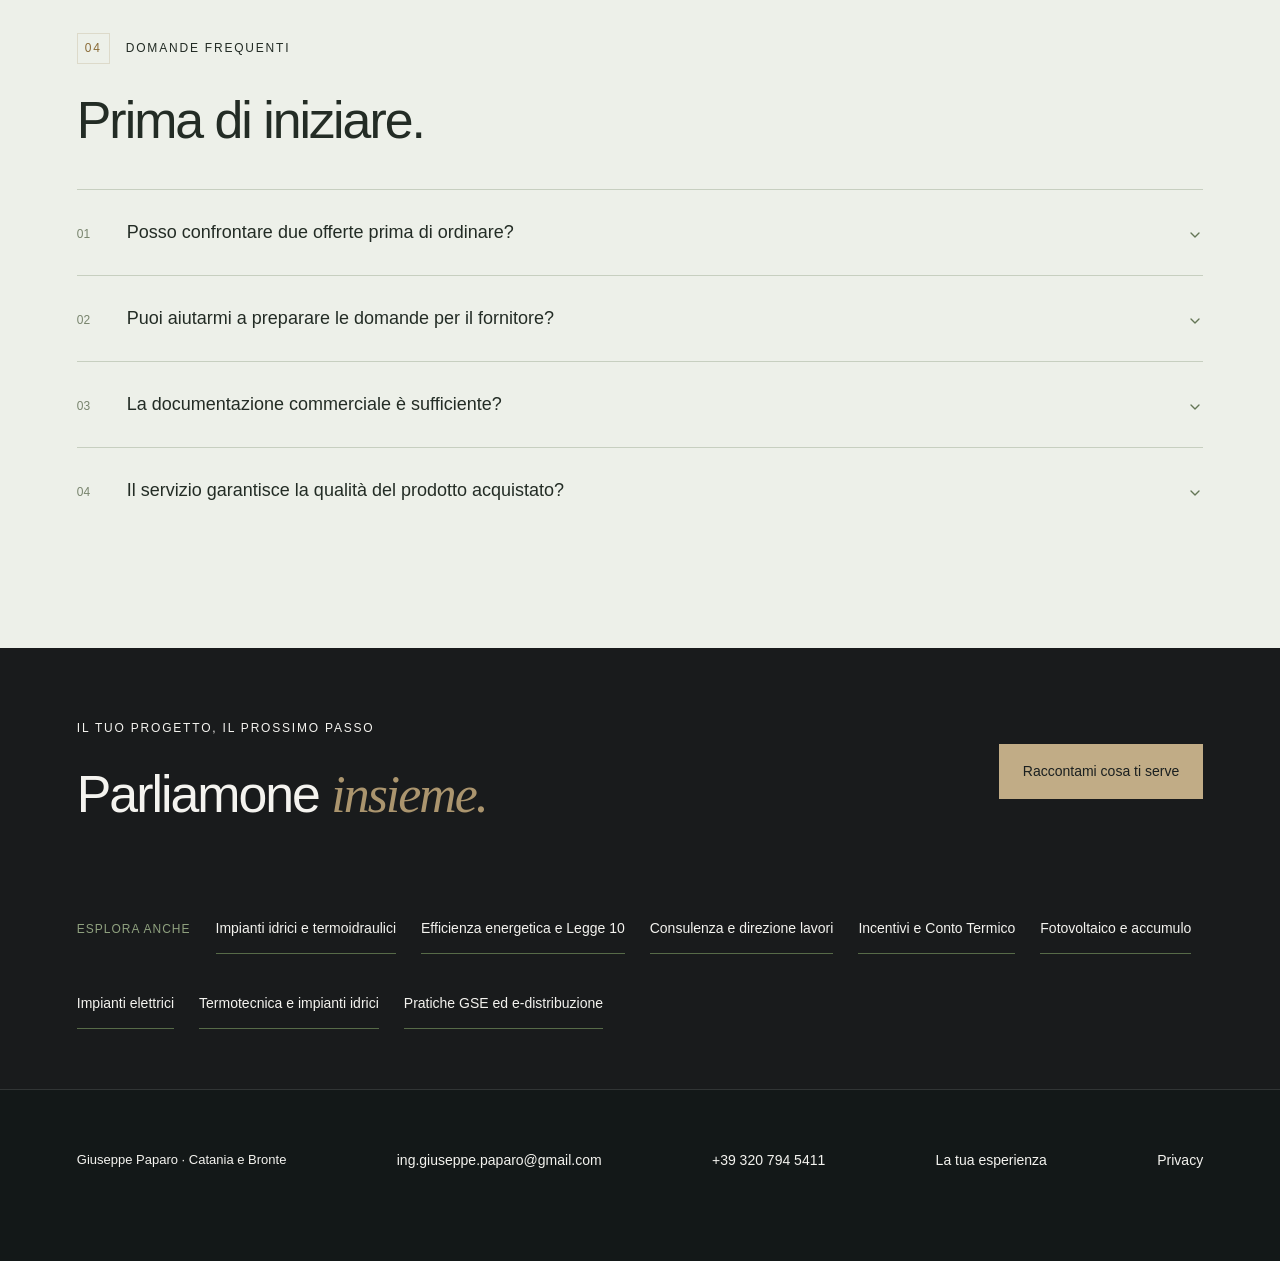
<file: servizi/importazioni-forniture/index.html>
<!doctype html><html lang="it"><head><meta charset="UTF-8"><meta name="viewport" content="width=device-width,initial-scale=1"><title>Forniture e importazioni | Giuseppe Paparo</title><meta name="description" content="Supporto tecnico per valutare apparecchiature e forniture, anche di provenienza estera. Il confronto considera caratteristiche, documentazione, compatibilità e assistenza disponibile, oltre al prezzo proposto."><link rel="canonical" href="https://giuseppe-paparo.it/servizi/importazioni-forniture/"><link rel="icon" href="../../favicon.svg"><link rel="stylesheet" href="../../assets/style-SArJDlIu.css"></head><body class="antialiased" data-page="/servizi/importazioni-forniture"><div id="root"><link rel="preload" as="image" href="../../logo.png"/><a class="skip" href="#main">Vai al contenuto</a><header class="detail-header"><a href="../../index.html" class="brand" aria-label="Giuseppe Paparo, pagina principale"><img src="../../logo.png" alt=""/><span>GIUSEPPE PAPARO<small>INGEGNERIA &amp; CONSULENZA</small></span></a><nav class="detail-nav" aria-label="Navigazione del sito"><a href="../../index.html#servizi">Servizi</a><a href="../../per-la-casa/index.html">Casa</a><a href="../../imprese-professionisti/index.html">Imprese</a><a href="../../index.html#guide">Guide</a><a href="../../index.html#faq">FAQ</a><a class="nav-contact" href="../../index.html#contatti">Contatti</a></nav></header><main id="main" class="service-page"><section class="detail-hero"><a class="breadcrumb" href="../../index.html#servizi"> Tutti i servizi</a><div class="eyebrow">CONSULENZA TECNICA</div><h1>Forniture e importazioni</h1><p class="detail-subtitle">Specifiche chiare prima dell’acquisto.</p><p class="detail-intro">Supporto tecnico per valutare apparecchiature e forniture, anche di provenienza estera. Il confronto considera caratteristiche, documentazione, compatibilità e assistenza disponibile, oltre al prezzo proposto.</p><a class="button gold" href="../../index.html?servizio=Supporto%20alle%20importazioni#contatti">Richiedi un confronto</a><div class="detail-jumps"><a href="#attivita">Attività previste</a><a href="#documenti">Documenti utili</a><a href="#incarico">Modalità di incarico</a><a href="#domande">Domande frequenti</a></div></section><section id="attivita" class="section detail-activities"><div class="eyebrow"><span>01</span> ATTIVITÀ PREVISTE</div><h2>Attività e <em>prestazioni.</em></h2><div class="activities-grid"><article><span>01</span><h3>Definizione delle specifiche</h3><p>Individuazione delle prestazioni e delle caratteristiche richieste dal progetto.</p></article><article><span>02</span><h3>Confronto dei fornitori</h3><p>Lettura tecnica delle offerte e identificazione delle differenze tra modelli, accessori e dotazioni.</p></article><article><span>03</span><h3>Esame documentale</h3><p>Valutazione delle schede e dei documenti disponibili, con individuazione dei chiarimenti da chiedere al fornitore.</p></article><article><span>04</span><h3>Integrazione nell’impianto</h3><p>Analisi di collegamenti, ingombri, alimentazioni e compatibilità con il sistema di destinazione.</p></article></div><p class="scope-note">L’elenco descrive le attività possibili. Quelle comprese nel tuo incarico vengono specificate nel preventivo.</p></section><section id="documenti" class="section detail-documents"><div><div class="eyebrow"><span>02</span> DOCUMENTI UTILI</div><h2>Partiamo dalle<br/><em>informazioni giuste.</em></h2><p>Un elenco indicativo per preparare il primo confronto. Se manca qualcosa, segnalalo: valuteremo insieme come procedere.</p></div><div><ul><li><svg xmlns="http://www.w3.org/2000/svg" width="20" height="20" viewBox="0 0 24 24" fill="none" stroke="currentColor" stroke-width="2" stroke-linecap="round" stroke-linejoin="round" class="lucide lucide-file-text" aria-hidden="true"><path d="M6 22a2 2 0 0 1-2-2V4a2 2 0 0 1 2-2h8a2.4 2.4 0 0 1 1.704.706l3.588 3.588A2.4 2.4 0 0 1 20 8v12a2 2 0 0 1-2 2z"></path><path d="M14 2v5a1 1 0 0 0 1 1h5"></path><path d="M10 9H8"></path><path d="M16 13H8"></path><path d="M16 17H8"></path></svg><span>Descrizione dell’utilizzo previsto e delle prestazioni richieste.</span></li><li><svg xmlns="http://www.w3.org/2000/svg" width="20" height="20" viewBox="0 0 24 24" fill="none" stroke="currentColor" stroke-width="2" stroke-linecap="round" stroke-linejoin="round" class="lucide lucide-file-text" aria-hidden="true"><path d="M6 22a2 2 0 0 1-2-2V4a2 2 0 0 1 2-2h8a2.4 2.4 0 0 1 1.704.706l3.588 3.588A2.4 2.4 0 0 1 20 8v12a2 2 0 0 1-2 2z"></path><path d="M14 2v5a1 1 0 0 0 1 1h5"></path><path d="M10 9H8"></path><path d="M16 13H8"></path><path d="M16 17H8"></path></svg><span>Offerte complete con modello, quantità, accessori e condizioni dichiarate.</span></li><li><svg xmlns="http://www.w3.org/2000/svg" width="20" height="20" viewBox="0 0 24 24" fill="none" stroke="currentColor" stroke-width="2" stroke-linecap="round" stroke-linejoin="round" class="lucide lucide-file-text" aria-hidden="true"><path d="M6 22a2 2 0 0 1-2-2V4a2 2 0 0 1 2-2h8a2.4 2.4 0 0 1 1.704.706l3.588 3.588A2.4 2.4 0 0 1 20 8v12a2 2 0 0 1-2 2z"></path><path d="M14 2v5a1 1 0 0 0 1 1h5"></path><path d="M10 9H8"></path><path d="M16 13H8"></path><path d="M16 17H8"></path></svg><span>Schede tecniche, manuali e documentazione fornita dal produttore.</span></li><li><svg xmlns="http://www.w3.org/2000/svg" width="20" height="20" viewBox="0 0 24 24" fill="none" stroke="currentColor" stroke-width="2" stroke-linecap="round" stroke-linejoin="round" class="lucide lucide-file-text" aria-hidden="true"><path d="M6 22a2 2 0 0 1-2-2V4a2 2 0 0 1 2-2h8a2.4 2.4 0 0 1 1.704.706l3.588 3.588A2.4 2.4 0 0 1 20 8v12a2 2 0 0 1-2 2z"></path><path d="M14 2v5a1 1 0 0 0 1 1h5"></path><path d="M10 9H8"></path><path d="M16 13H8"></path><path d="M16 17H8"></path></svg><span>Vincoli di spazio, alimentazioni disponibili e caratteristiche dell’impianto di destinazione.</span></li></ul><p class="document-note">Per confrontare offerte è utile identificare il modello esatto e le dotazioni comprese. Una fotografia o una descrizione commerciale da sole possono non bastare.</p></div></section><section id="incarico" class="section detail-engagement"><div class="eyebrow"><span>03</span> MODALITÀ DI INCARICO</div><h2>Come si definisce<br/><em>l’incarico.</em></h2><p class="engagement-intro">L’attività riguarda il supporto tecnico alla scelta. Acquisto, logistica, adempimenti doganali e consulenza fiscale non si intendono inclusi nel servizio tecnico: eventuali esigenze ulteriori vengono definite separatamente con le figure competenti.</p><div class="engagement-steps"><article><small>0<!-- -->1</small><h3>Primo confronto</h3><p>Descriviamo esigenza, contesto e obiettivo. Si individuano le informazioni da approfondire.</p></article><article><small>0<!-- -->2</small><h3>Proposta di incarico</h3><p>Si definiscono attività, elaborati, eventuali sopralluoghi, compensi e tempistiche stimate.</p></article><article><small>0<!-- -->3</small><h3>Avvio e sviluppo</h3><p>Dopo l’accettazione della proposta e la raccolta dei dati necessari, si procede con le attività concordate.</p></article></div></section><section id="domande" class="section detail-faq"><div class="eyebrow"><span>04</span> DOMANDE FREQUENTI</div><h2>Prima di iniziare.</h2><div data-slot="accordion" class="faq-list" data-orientation="vertical"><div data-state="closed" data-orientation="vertical" data-slot="accordion-item" class="border-b last:border-b-0"><h3 data-orientation="vertical" data-state="closed" class="flex"><button type="button" aria-expanded="false" data-state="closed" data-orientation="vertical" id="radix-_R_1td_" data-slot="accordion-trigger" class="flex flex-1 items-start justify-between gap-4 rounded-md py-4 text-left text-sm font-medium transition-all outline-none hover:underline focus-visible:border-ring focus-visible:ring-[3px] focus-visible:ring-ring/50 disabled:pointer-events-none disabled:opacity-50 [&amp;[data-state=open]&gt;svg]:rotate-180 faq-question" data-radix-collection-item=""><span><small>01</small>Posso confrontare due offerte prima di ordinare?</span><svg xmlns="http://www.w3.org/2000/svg" width="24" height="24" viewBox="0 0 24 24" fill="none" stroke="currentColor" stroke-width="2" stroke-linecap="round" stroke-linejoin="round" class="lucide lucide-chevron-down pointer-events-none size-4 shrink-0 translate-y-0.5 text-muted-foreground transition-transform duration-200" aria-hidden="true"><path d="m6 9 6 6 6-6"></path></svg></button></h3><div data-state="closed" id="radix-_R_9td_" hidden="" role="region" aria-labelledby="radix-_R_1td_" data-orientation="vertical" data-slot="accordion-content" class="overflow-hidden text-sm data-[state=closed]:animate-accordion-up data-[state=open]:animate-accordion-down" style="--radix-accordion-content-height:var(--radix-collapsible-content-height);--radix-accordion-content-width:var(--radix-collapsible-content-width)"></div></div><div data-state="closed" data-orientation="vertical" data-slot="accordion-item" class="border-b last:border-b-0"><h3 data-orientation="vertical" data-state="closed" class="flex"><button type="button" aria-expanded="false" data-state="closed" data-orientation="vertical" id="radix-_R_2td_" data-slot="accordion-trigger" class="flex flex-1 items-start justify-between gap-4 rounded-md py-4 text-left text-sm font-medium transition-all outline-none hover:underline focus-visible:border-ring focus-visible:ring-[3px] focus-visible:ring-ring/50 disabled:pointer-events-none disabled:opacity-50 [&amp;[data-state=open]&gt;svg]:rotate-180 faq-question" data-radix-collection-item=""><span><small>02</small>Puoi aiutarmi a preparare le domande per il fornitore?</span><svg xmlns="http://www.w3.org/2000/svg" width="24" height="24" viewBox="0 0 24 24" fill="none" stroke="currentColor" stroke-width="2" stroke-linecap="round" stroke-linejoin="round" class="lucide lucide-chevron-down pointer-events-none size-4 shrink-0 translate-y-0.5 text-muted-foreground transition-transform duration-200" aria-hidden="true"><path d="m6 9 6 6 6-6"></path></svg></button></h3><div data-state="closed" id="radix-_R_atd_" hidden="" role="region" aria-labelledby="radix-_R_2td_" data-orientation="vertical" data-slot="accordion-content" class="overflow-hidden text-sm data-[state=closed]:animate-accordion-up data-[state=open]:animate-accordion-down" style="--radix-accordion-content-height:var(--radix-collapsible-content-height);--radix-accordion-content-width:var(--radix-collapsible-content-width)"></div></div><div data-state="closed" data-orientation="vertical" data-slot="accordion-item" class="border-b last:border-b-0"><h3 data-orientation="vertical" data-state="closed" class="flex"><button type="button" aria-expanded="false" data-state="closed" data-orientation="vertical" id="radix-_R_3td_" data-slot="accordion-trigger" class="flex flex-1 items-start justify-between gap-4 rounded-md py-4 text-left text-sm font-medium transition-all outline-none hover:underline focus-visible:border-ring focus-visible:ring-[3px] focus-visible:ring-ring/50 disabled:pointer-events-none disabled:opacity-50 [&amp;[data-state=open]&gt;svg]:rotate-180 faq-question" data-radix-collection-item=""><span><small>03</small>La documentazione commerciale è sufficiente?</span><svg xmlns="http://www.w3.org/2000/svg" width="24" height="24" viewBox="0 0 24 24" fill="none" stroke="currentColor" stroke-width="2" stroke-linecap="round" stroke-linejoin="round" class="lucide lucide-chevron-down pointer-events-none size-4 shrink-0 translate-y-0.5 text-muted-foreground transition-transform duration-200" aria-hidden="true"><path d="m6 9 6 6 6-6"></path></svg></button></h3><div data-state="closed" id="radix-_R_btd_" hidden="" role="region" aria-labelledby="radix-_R_3td_" data-orientation="vertical" data-slot="accordion-content" class="overflow-hidden text-sm data-[state=closed]:animate-accordion-up data-[state=open]:animate-accordion-down" style="--radix-accordion-content-height:var(--radix-collapsible-content-height);--radix-accordion-content-width:var(--radix-collapsible-content-width)"></div></div><div data-state="closed" data-orientation="vertical" data-slot="accordion-item" class="border-b last:border-b-0"><h3 data-orientation="vertical" data-state="closed" class="flex"><button type="button" aria-expanded="false" data-state="closed" data-orientation="vertical" id="radix-_R_4td_" data-slot="accordion-trigger" class="flex flex-1 items-start justify-between gap-4 rounded-md py-4 text-left text-sm font-medium transition-all outline-none hover:underline focus-visible:border-ring focus-visible:ring-[3px] focus-visible:ring-ring/50 disabled:pointer-events-none disabled:opacity-50 [&amp;[data-state=open]&gt;svg]:rotate-180 faq-question" data-radix-collection-item=""><span><small>04</small>Il servizio garantisce la qualità del prodotto acquistato?</span><svg xmlns="http://www.w3.org/2000/svg" width="24" height="24" viewBox="0 0 24 24" fill="none" stroke="currentColor" stroke-width="2" stroke-linecap="round" stroke-linejoin="round" class="lucide lucide-chevron-down pointer-events-none size-4 shrink-0 translate-y-0.5 text-muted-foreground transition-transform duration-200" aria-hidden="true"><path d="m6 9 6 6 6-6"></path></svg></button></h3><div data-state="closed" id="radix-_R_ctd_" hidden="" role="region" aria-labelledby="radix-_R_4td_" data-orientation="vertical" data-slot="accordion-content" class="overflow-hidden text-sm data-[state=closed]:animate-accordion-up data-[state=open]:animate-accordion-down" style="--radix-accordion-content-height:var(--radix-collapsible-content-height);--radix-accordion-content-width:var(--radix-collapsible-content-width)"></div></div></div></section><section class="detail-cta"><div><div class="eyebrow">IL TUO PROGETTO, IL PROSSIMO PASSO</div><h2>Parliamone <em>insieme.</em></h2></div><a href="../../index.html?servizio=Supporto%20alle%20importazioni#contatti" class="button gold">Raccontami cosa ti serve</a></section><section class="related-services"><span>ESPLORA ANCHE</span><a href="../../servizi/idrico-termoidraulico/index.html">Impianti idrici e termoidraulici</a><a href="../../servizi/efficienza-legge-10/index.html">Efficienza energetica e Legge 10</a><a href="../../servizi/consulenza-direzione-lavori/index.html">Consulenza e direzione lavori</a><a href="../../servizi/incentivi-conto-termico/index.html">Incentivi e Conto Termico</a><a href="../../servizi/fotovoltaico/index.html">Fotovoltaico e accumulo</a><a href="../../servizi/impianti-elettrici/index.html">Impianti elettrici</a><a href="../../servizi/termotecnica/index.html">Termotecnica e impianti idrici</a><a href="../../servizi/pratiche/index.html">Pratiche GSE ed e-distribuzione</a></section></main><footer class="detail-footer"><span>Giuseppe Paparo · Catania e Bronte</span><a href="mailto:ing.giuseppe.paparo@gmail.com">ing.giuseppe.paparo@gmail.com</a><a href="tel:+393207945411">+39 320 794 5411</a><a href="../../recensioni/index.html">La tua esperienza</a><a href="../../index.html#privacy">Privacy</a></footer><a class="whatsapp-floating" href="https://wa.me/393207945411?text=Buongiorno%20Giuseppe%2C%20vorrei%20informazioni%20per%20un%20progetto." target="_blank" rel="noopener noreferrer" aria-label="Contatta Giuseppe Paparo su WhatsApp (si apre in una nuova scheda)"><svg xmlns="http://www.w3.org/2000/svg" width="22" height="22" viewBox="0 0 24 24" fill="none" stroke="currentColor" stroke-width="2" stroke-linecap="round" stroke-linejoin="round" class="lucide lucide-message-circle" aria-hidden="true"><path d="M2.992 16.342a2 2 0 0 1 .094 1.167l-1.065 3.29a1 1 0 0 0 1.236 1.168l3.413-.998a2 2 0 0 1 1.099.092 10 10 0 1 0-4.777-4.719"></path></svg><span>WhatsApp</span><svg xmlns="http://www.w3.org/2000/svg" width="14" height="14" viewBox="0 0 24 24" fill="none" stroke="currentColor" stroke-width="2" stroke-linecap="round" stroke-linejoin="round" class="lucide lucide-arrow-up-right" aria-hidden="true"><path d="M7 7h10v10"></path><path d="M7 17 17 7"></path></svg></a></div><noscript><div class="no-script-message">Per utilizzare i moduli e la vista interattiva abilita JavaScript. Puoi contattarmi al <a href="tel:+393207945411">+39 320 794 5411</a> o via <a href="mailto:ing.giuseppe.paparo@gmail.com">email</a>.</div></noscript><script src="../../recensioni-data.js"></script><script defer src="../../assets/site.js"></script></body></html>
</file>
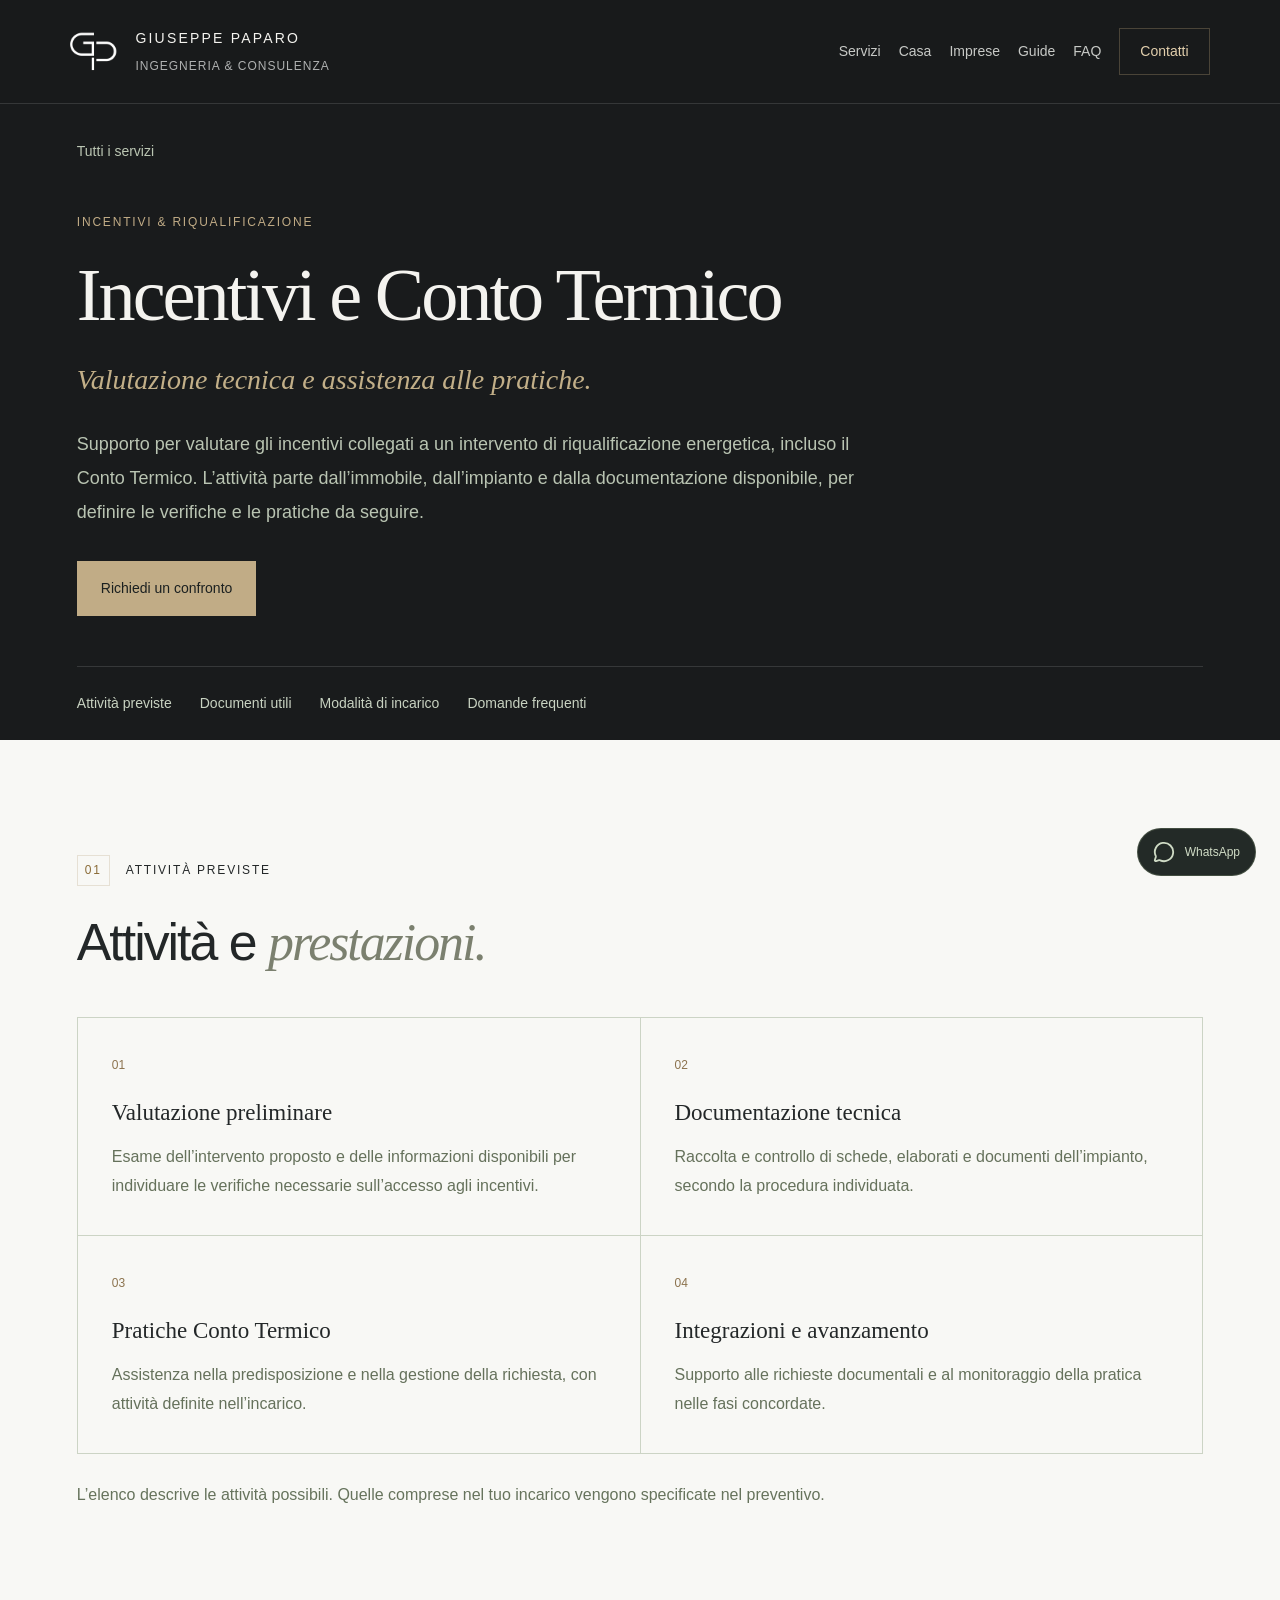
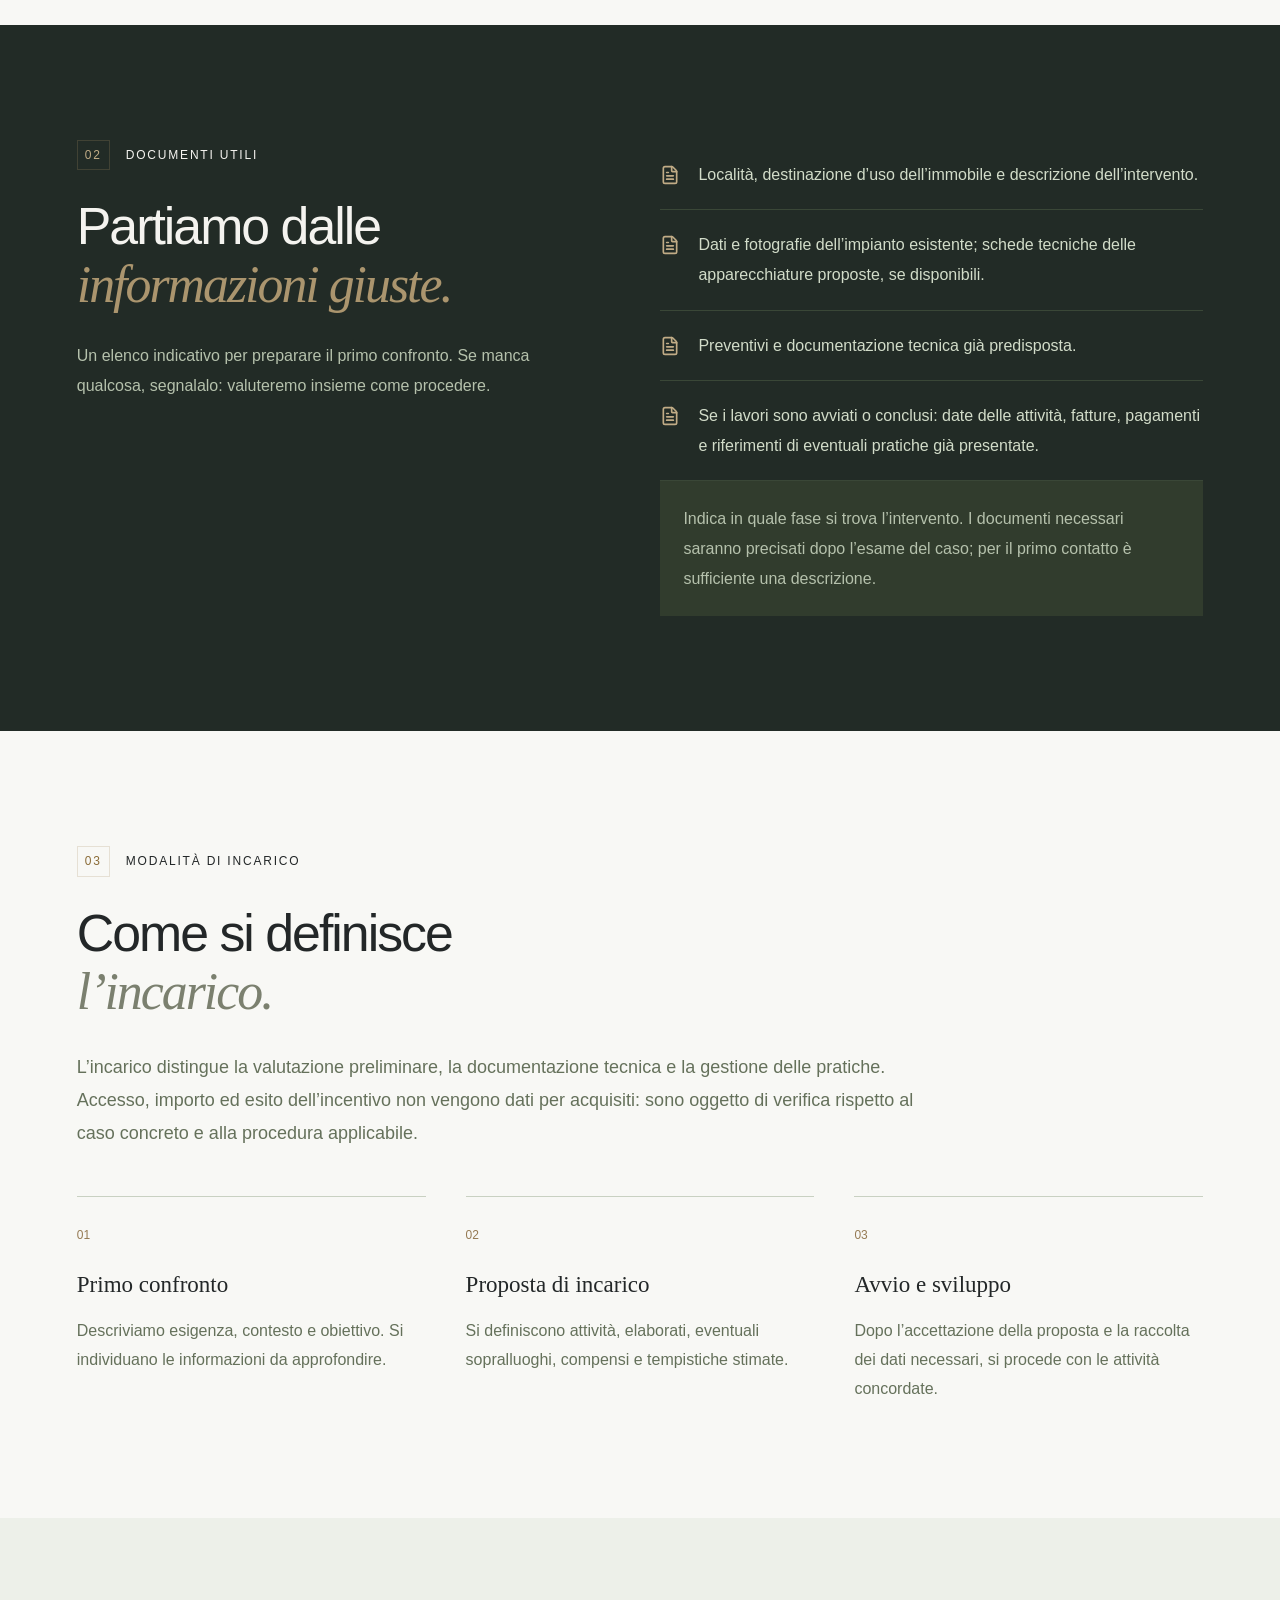
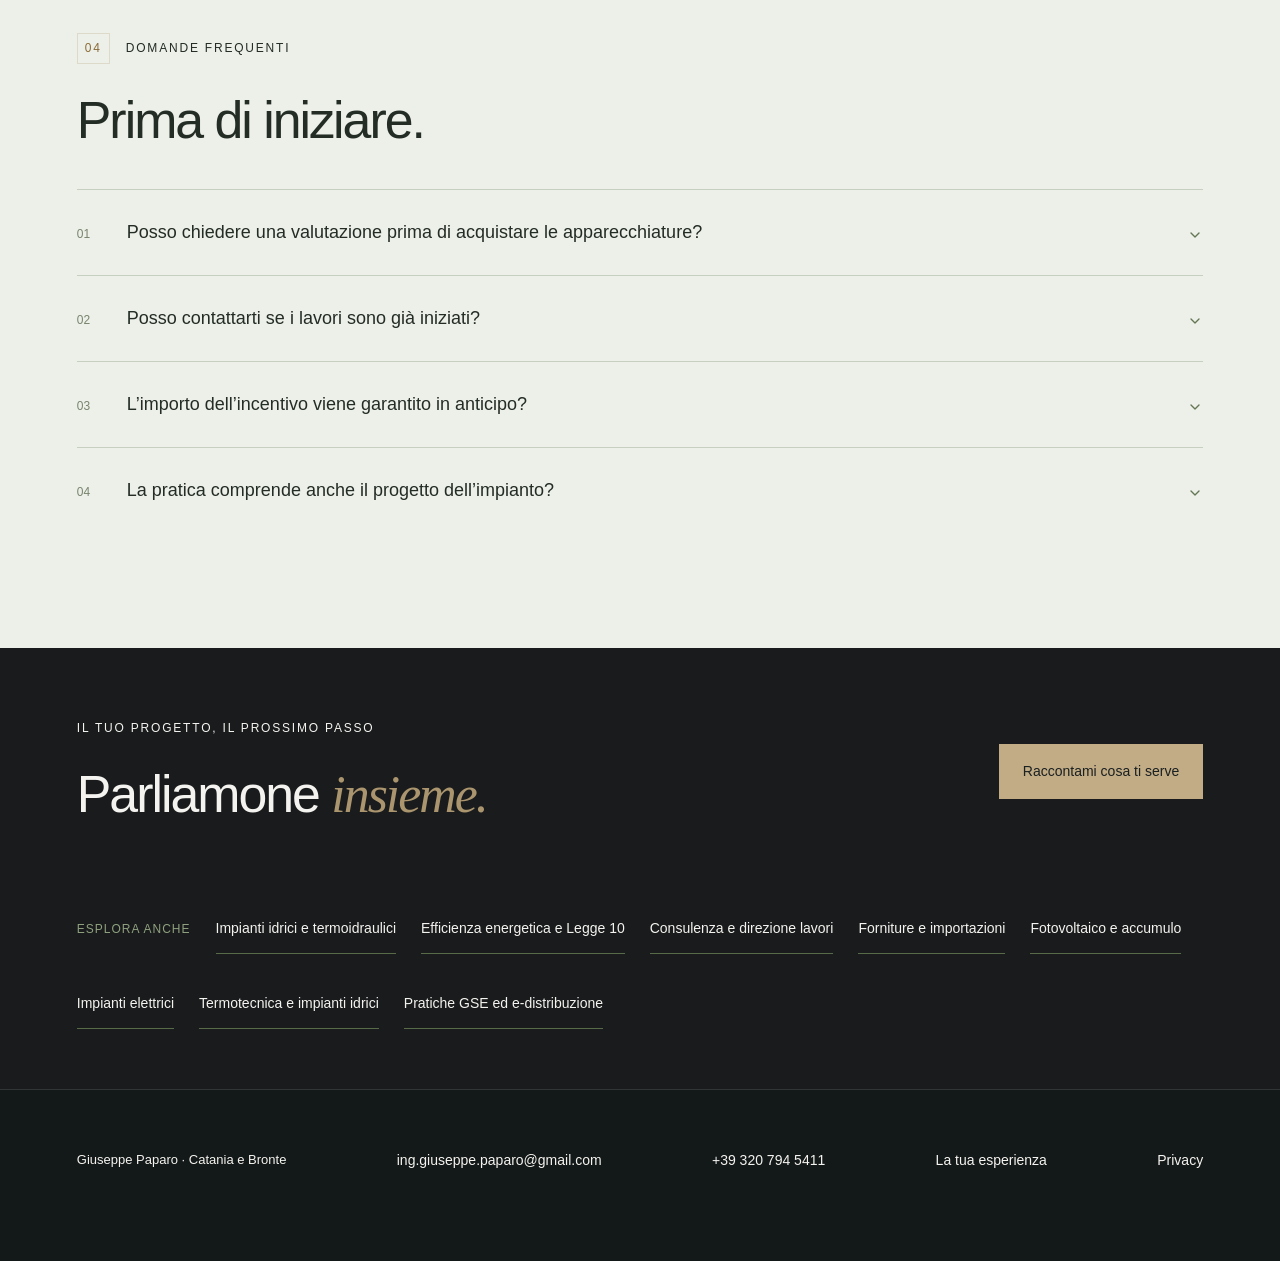
<file: servizi/incentivi-conto-termico/index.html>
<!doctype html><html lang="it"><head><meta charset="UTF-8"><meta name="viewport" content="width=device-width,initial-scale=1"><title>Incentivi e Conto Termico | Giuseppe Paparo</title><meta name="description" content="Supporto per valutare gli incentivi collegati a un intervento di riqualificazione energetica, incluso il Conto Termico. L’attività parte dall’immobile, dall’impianto e dalla documentazione disponibile, per definire le verifiche e le pratiche da seguire."><link rel="canonical" href="https://giuseppe-paparo.it/servizi/incentivi-conto-termico/"><link rel="icon" href="../../favicon.svg"><link rel="stylesheet" href="../../assets/style-SArJDlIu.css"></head><body class="antialiased" data-page="/servizi/incentivi-conto-termico"><div id="root"><link rel="preload" as="image" href="../../logo.png"/><a class="skip" href="#main">Vai al contenuto</a><header class="detail-header"><a href="../../index.html" class="brand" aria-label="Giuseppe Paparo, pagina principale"><img src="../../logo.png" alt=""/><span>GIUSEPPE PAPARO<small>INGEGNERIA &amp; CONSULENZA</small></span></a><nav class="detail-nav" aria-label="Navigazione del sito"><a href="../../index.html#servizi">Servizi</a><a href="../../per-la-casa/index.html">Casa</a><a href="../../imprese-professionisti/index.html">Imprese</a><a href="../../index.html#guide">Guide</a><a href="../../index.html#faq">FAQ</a><a class="nav-contact" href="../../index.html#contatti">Contatti</a></nav></header><main id="main" class="service-page"><section class="detail-hero"><a class="breadcrumb" href="../../index.html#servizi"> Tutti i servizi</a><div class="eyebrow">INCENTIVI &amp; RIQUALIFICAZIONE</div><h1>Incentivi e Conto Termico</h1><p class="detail-subtitle">Valutazione tecnica e assistenza alle pratiche.</p><p class="detail-intro">Supporto per valutare gli incentivi collegati a un intervento di riqualificazione energetica, incluso il Conto Termico. L’attività parte dall’immobile, dall’impianto e dalla documentazione disponibile, per definire le verifiche e le pratiche da seguire.</p><a class="button gold" href="../../index.html?servizio=Incentivi%20e%20Conto%20Termico#contatti">Richiedi un confronto</a><div class="detail-jumps"><a href="#attivita">Attività previste</a><a href="#documenti">Documenti utili</a><a href="#incarico">Modalità di incarico</a><a href="#domande">Domande frequenti</a></div></section><section id="attivita" class="section detail-activities"><div class="eyebrow"><span>01</span> ATTIVITÀ PREVISTE</div><h2>Attività e <em>prestazioni.</em></h2><div class="activities-grid"><article><span>01</span><h3>Valutazione preliminare</h3><p>Esame dell’intervento proposto e delle informazioni disponibili per individuare le verifiche necessarie sull’accesso agli incentivi.</p></article><article><span>02</span><h3>Documentazione tecnica</h3><p>Raccolta e controllo di schede, elaborati e documenti dell’impianto, secondo la procedura individuata.</p></article><article><span>03</span><h3>Pratiche Conto Termico</h3><p>Assistenza nella predisposizione e nella gestione della richiesta, con attività definite nell’incarico.</p></article><article><span>04</span><h3>Integrazioni e avanzamento</h3><p>Supporto alle richieste documentali e al monitoraggio della pratica nelle fasi concordate.</p></article></div><p class="scope-note">L’elenco descrive le attività possibili. Quelle comprese nel tuo incarico vengono specificate nel preventivo.</p></section><section id="documenti" class="section detail-documents"><div><div class="eyebrow"><span>02</span> DOCUMENTI UTILI</div><h2>Partiamo dalle<br/><em>informazioni giuste.</em></h2><p>Un elenco indicativo per preparare il primo confronto. Se manca qualcosa, segnalalo: valuteremo insieme come procedere.</p></div><div><ul><li><svg xmlns="http://www.w3.org/2000/svg" width="20" height="20" viewBox="0 0 24 24" fill="none" stroke="currentColor" stroke-width="2" stroke-linecap="round" stroke-linejoin="round" class="lucide lucide-file-text" aria-hidden="true"><path d="M6 22a2 2 0 0 1-2-2V4a2 2 0 0 1 2-2h8a2.4 2.4 0 0 1 1.704.706l3.588 3.588A2.4 2.4 0 0 1 20 8v12a2 2 0 0 1-2 2z"></path><path d="M14 2v5a1 1 0 0 0 1 1h5"></path><path d="M10 9H8"></path><path d="M16 13H8"></path><path d="M16 17H8"></path></svg><span>Località, destinazione d’uso dell’immobile e descrizione dell’intervento.</span></li><li><svg xmlns="http://www.w3.org/2000/svg" width="20" height="20" viewBox="0 0 24 24" fill="none" stroke="currentColor" stroke-width="2" stroke-linecap="round" stroke-linejoin="round" class="lucide lucide-file-text" aria-hidden="true"><path d="M6 22a2 2 0 0 1-2-2V4a2 2 0 0 1 2-2h8a2.4 2.4 0 0 1 1.704.706l3.588 3.588A2.4 2.4 0 0 1 20 8v12a2 2 0 0 1-2 2z"></path><path d="M14 2v5a1 1 0 0 0 1 1h5"></path><path d="M10 9H8"></path><path d="M16 13H8"></path><path d="M16 17H8"></path></svg><span>Dati e fotografie dell’impianto esistente; schede tecniche delle apparecchiature proposte, se disponibili.</span></li><li><svg xmlns="http://www.w3.org/2000/svg" width="20" height="20" viewBox="0 0 24 24" fill="none" stroke="currentColor" stroke-width="2" stroke-linecap="round" stroke-linejoin="round" class="lucide lucide-file-text" aria-hidden="true"><path d="M6 22a2 2 0 0 1-2-2V4a2 2 0 0 1 2-2h8a2.4 2.4 0 0 1 1.704.706l3.588 3.588A2.4 2.4 0 0 1 20 8v12a2 2 0 0 1-2 2z"></path><path d="M14 2v5a1 1 0 0 0 1 1h5"></path><path d="M10 9H8"></path><path d="M16 13H8"></path><path d="M16 17H8"></path></svg><span>Preventivi e documentazione tecnica già predisposta.</span></li><li><svg xmlns="http://www.w3.org/2000/svg" width="20" height="20" viewBox="0 0 24 24" fill="none" stroke="currentColor" stroke-width="2" stroke-linecap="round" stroke-linejoin="round" class="lucide lucide-file-text" aria-hidden="true"><path d="M6 22a2 2 0 0 1-2-2V4a2 2 0 0 1 2-2h8a2.4 2.4 0 0 1 1.704.706l3.588 3.588A2.4 2.4 0 0 1 20 8v12a2 2 0 0 1-2 2z"></path><path d="M14 2v5a1 1 0 0 0 1 1h5"></path><path d="M10 9H8"></path><path d="M16 13H8"></path><path d="M16 17H8"></path></svg><span>Se i lavori sono avviati o conclusi: date delle attività, fatture, pagamenti e riferimenti di eventuali pratiche già presentate.</span></li></ul><p class="document-note">Indica in quale fase si trova l’intervento. I documenti necessari saranno precisati dopo l’esame del caso; per il primo contatto è sufficiente una descrizione.</p></div></section><section id="incarico" class="section detail-engagement"><div class="eyebrow"><span>03</span> MODALITÀ DI INCARICO</div><h2>Come si definisce<br/><em>l’incarico.</em></h2><p class="engagement-intro">L’incarico distingue la valutazione preliminare, la documentazione tecnica e la gestione delle pratiche. Accesso, importo ed esito dell’incentivo non vengono dati per acquisiti: sono oggetto di verifica rispetto al caso concreto e alla procedura applicabile.</p><div class="engagement-steps"><article><small>0<!-- -->1</small><h3>Primo confronto</h3><p>Descriviamo esigenza, contesto e obiettivo. Si individuano le informazioni da approfondire.</p></article><article><small>0<!-- -->2</small><h3>Proposta di incarico</h3><p>Si definiscono attività, elaborati, eventuali sopralluoghi, compensi e tempistiche stimate.</p></article><article><small>0<!-- -->3</small><h3>Avvio e sviluppo</h3><p>Dopo l’accettazione della proposta e la raccolta dei dati necessari, si procede con le attività concordate.</p></article></div></section><section id="domande" class="section detail-faq"><div class="eyebrow"><span>04</span> DOMANDE FREQUENTI</div><h2>Prima di iniziare.</h2><div data-slot="accordion" class="faq-list" data-orientation="vertical"><div data-state="closed" data-orientation="vertical" data-slot="accordion-item" class="border-b last:border-b-0"><h3 data-orientation="vertical" data-state="closed" class="flex"><button type="button" aria-expanded="false" data-state="closed" data-orientation="vertical" id="radix-_R_1td_" data-slot="accordion-trigger" class="flex flex-1 items-start justify-between gap-4 rounded-md py-4 text-left text-sm font-medium transition-all outline-none hover:underline focus-visible:border-ring focus-visible:ring-[3px] focus-visible:ring-ring/50 disabled:pointer-events-none disabled:opacity-50 [&amp;[data-state=open]&gt;svg]:rotate-180 faq-question" data-radix-collection-item=""><span><small>01</small>Posso chiedere una valutazione prima di acquistare le apparecchiature?</span><svg xmlns="http://www.w3.org/2000/svg" width="24" height="24" viewBox="0 0 24 24" fill="none" stroke="currentColor" stroke-width="2" stroke-linecap="round" stroke-linejoin="round" class="lucide lucide-chevron-down pointer-events-none size-4 shrink-0 translate-y-0.5 text-muted-foreground transition-transform duration-200" aria-hidden="true"><path d="m6 9 6 6 6-6"></path></svg></button></h3><div data-state="closed" id="radix-_R_9td_" hidden="" role="region" aria-labelledby="radix-_R_1td_" data-orientation="vertical" data-slot="accordion-content" class="overflow-hidden text-sm data-[state=closed]:animate-accordion-up data-[state=open]:animate-accordion-down" style="--radix-accordion-content-height:var(--radix-collapsible-content-height);--radix-accordion-content-width:var(--radix-collapsible-content-width)"></div></div><div data-state="closed" data-orientation="vertical" data-slot="accordion-item" class="border-b last:border-b-0"><h3 data-orientation="vertical" data-state="closed" class="flex"><button type="button" aria-expanded="false" data-state="closed" data-orientation="vertical" id="radix-_R_2td_" data-slot="accordion-trigger" class="flex flex-1 items-start justify-between gap-4 rounded-md py-4 text-left text-sm font-medium transition-all outline-none hover:underline focus-visible:border-ring focus-visible:ring-[3px] focus-visible:ring-ring/50 disabled:pointer-events-none disabled:opacity-50 [&amp;[data-state=open]&gt;svg]:rotate-180 faq-question" data-radix-collection-item=""><span><small>02</small>Posso contattarti se i lavori sono già iniziati?</span><svg xmlns="http://www.w3.org/2000/svg" width="24" height="24" viewBox="0 0 24 24" fill="none" stroke="currentColor" stroke-width="2" stroke-linecap="round" stroke-linejoin="round" class="lucide lucide-chevron-down pointer-events-none size-4 shrink-0 translate-y-0.5 text-muted-foreground transition-transform duration-200" aria-hidden="true"><path d="m6 9 6 6 6-6"></path></svg></button></h3><div data-state="closed" id="radix-_R_atd_" hidden="" role="region" aria-labelledby="radix-_R_2td_" data-orientation="vertical" data-slot="accordion-content" class="overflow-hidden text-sm data-[state=closed]:animate-accordion-up data-[state=open]:animate-accordion-down" style="--radix-accordion-content-height:var(--radix-collapsible-content-height);--radix-accordion-content-width:var(--radix-collapsible-content-width)"></div></div><div data-state="closed" data-orientation="vertical" data-slot="accordion-item" class="border-b last:border-b-0"><h3 data-orientation="vertical" data-state="closed" class="flex"><button type="button" aria-expanded="false" data-state="closed" data-orientation="vertical" id="radix-_R_3td_" data-slot="accordion-trigger" class="flex flex-1 items-start justify-between gap-4 rounded-md py-4 text-left text-sm font-medium transition-all outline-none hover:underline focus-visible:border-ring focus-visible:ring-[3px] focus-visible:ring-ring/50 disabled:pointer-events-none disabled:opacity-50 [&amp;[data-state=open]&gt;svg]:rotate-180 faq-question" data-radix-collection-item=""><span><small>03</small>L’importo dell’incentivo viene garantito in anticipo?</span><svg xmlns="http://www.w3.org/2000/svg" width="24" height="24" viewBox="0 0 24 24" fill="none" stroke="currentColor" stroke-width="2" stroke-linecap="round" stroke-linejoin="round" class="lucide lucide-chevron-down pointer-events-none size-4 shrink-0 translate-y-0.5 text-muted-foreground transition-transform duration-200" aria-hidden="true"><path d="m6 9 6 6 6-6"></path></svg></button></h3><div data-state="closed" id="radix-_R_btd_" hidden="" role="region" aria-labelledby="radix-_R_3td_" data-orientation="vertical" data-slot="accordion-content" class="overflow-hidden text-sm data-[state=closed]:animate-accordion-up data-[state=open]:animate-accordion-down" style="--radix-accordion-content-height:var(--radix-collapsible-content-height);--radix-accordion-content-width:var(--radix-collapsible-content-width)"></div></div><div data-state="closed" data-orientation="vertical" data-slot="accordion-item" class="border-b last:border-b-0"><h3 data-orientation="vertical" data-state="closed" class="flex"><button type="button" aria-expanded="false" data-state="closed" data-orientation="vertical" id="radix-_R_4td_" data-slot="accordion-trigger" class="flex flex-1 items-start justify-between gap-4 rounded-md py-4 text-left text-sm font-medium transition-all outline-none hover:underline focus-visible:border-ring focus-visible:ring-[3px] focus-visible:ring-ring/50 disabled:pointer-events-none disabled:opacity-50 [&amp;[data-state=open]&gt;svg]:rotate-180 faq-question" data-radix-collection-item=""><span><small>04</small>La pratica comprende anche il progetto dell’impianto?</span><svg xmlns="http://www.w3.org/2000/svg" width="24" height="24" viewBox="0 0 24 24" fill="none" stroke="currentColor" stroke-width="2" stroke-linecap="round" stroke-linejoin="round" class="lucide lucide-chevron-down pointer-events-none size-4 shrink-0 translate-y-0.5 text-muted-foreground transition-transform duration-200" aria-hidden="true"><path d="m6 9 6 6 6-6"></path></svg></button></h3><div data-state="closed" id="radix-_R_ctd_" hidden="" role="region" aria-labelledby="radix-_R_4td_" data-orientation="vertical" data-slot="accordion-content" class="overflow-hidden text-sm data-[state=closed]:animate-accordion-up data-[state=open]:animate-accordion-down" style="--radix-accordion-content-height:var(--radix-collapsible-content-height);--radix-accordion-content-width:var(--radix-collapsible-content-width)"></div></div></div></section><section class="detail-cta"><div><div class="eyebrow">IL TUO PROGETTO, IL PROSSIMO PASSO</div><h2>Parliamone <em>insieme.</em></h2></div><a href="../../index.html?servizio=Incentivi%20e%20Conto%20Termico#contatti" class="button gold">Raccontami cosa ti serve</a></section><section class="related-services"><span>ESPLORA ANCHE</span><a href="../../servizi/idrico-termoidraulico/index.html">Impianti idrici e termoidraulici</a><a href="../../servizi/efficienza-legge-10/index.html">Efficienza energetica e Legge 10</a><a href="../../servizi/consulenza-direzione-lavori/index.html">Consulenza e direzione lavori</a><a href="../../servizi/importazioni-forniture/index.html">Forniture e importazioni</a><a href="../../servizi/fotovoltaico/index.html">Fotovoltaico e accumulo</a><a href="../../servizi/impianti-elettrici/index.html">Impianti elettrici</a><a href="../../servizi/termotecnica/index.html">Termotecnica e impianti idrici</a><a href="../../servizi/pratiche/index.html">Pratiche GSE ed e-distribuzione</a></section></main><footer class="detail-footer"><span>Giuseppe Paparo · Catania e Bronte</span><a href="mailto:ing.giuseppe.paparo@gmail.com">ing.giuseppe.paparo@gmail.com</a><a href="tel:+393207945411">+39 320 794 5411</a><a href="../../recensioni/index.html">La tua esperienza</a><a href="../../index.html#privacy">Privacy</a></footer><a class="whatsapp-floating" href="https://wa.me/393207945411?text=Buongiorno%20Giuseppe%2C%20vorrei%20informazioni%20per%20un%20progetto." target="_blank" rel="noopener noreferrer" aria-label="Contatta Giuseppe Paparo su WhatsApp (si apre in una nuova scheda)"><svg xmlns="http://www.w3.org/2000/svg" width="22" height="22" viewBox="0 0 24 24" fill="none" stroke="currentColor" stroke-width="2" stroke-linecap="round" stroke-linejoin="round" class="lucide lucide-message-circle" aria-hidden="true"><path d="M2.992 16.342a2 2 0 0 1 .094 1.167l-1.065 3.29a1 1 0 0 0 1.236 1.168l3.413-.998a2 2 0 0 1 1.099.092 10 10 0 1 0-4.777-4.719"></path></svg><span>WhatsApp</span><svg xmlns="http://www.w3.org/2000/svg" width="14" height="14" viewBox="0 0 24 24" fill="none" stroke="currentColor" stroke-width="2" stroke-linecap="round" stroke-linejoin="round" class="lucide lucide-arrow-up-right" aria-hidden="true"><path d="M7 7h10v10"></path><path d="M7 17 17 7"></path></svg></a></div><noscript><div class="no-script-message">Per utilizzare i moduli e la vista interattiva abilita JavaScript. Puoi contattarmi al <a href="tel:+393207945411">+39 320 794 5411</a> o via <a href="mailto:ing.giuseppe.paparo@gmail.com">email</a>.</div></noscript><script src="../../recensioni-data.js"></script><script defer src="../../assets/site.js"></script></body></html>
</file>
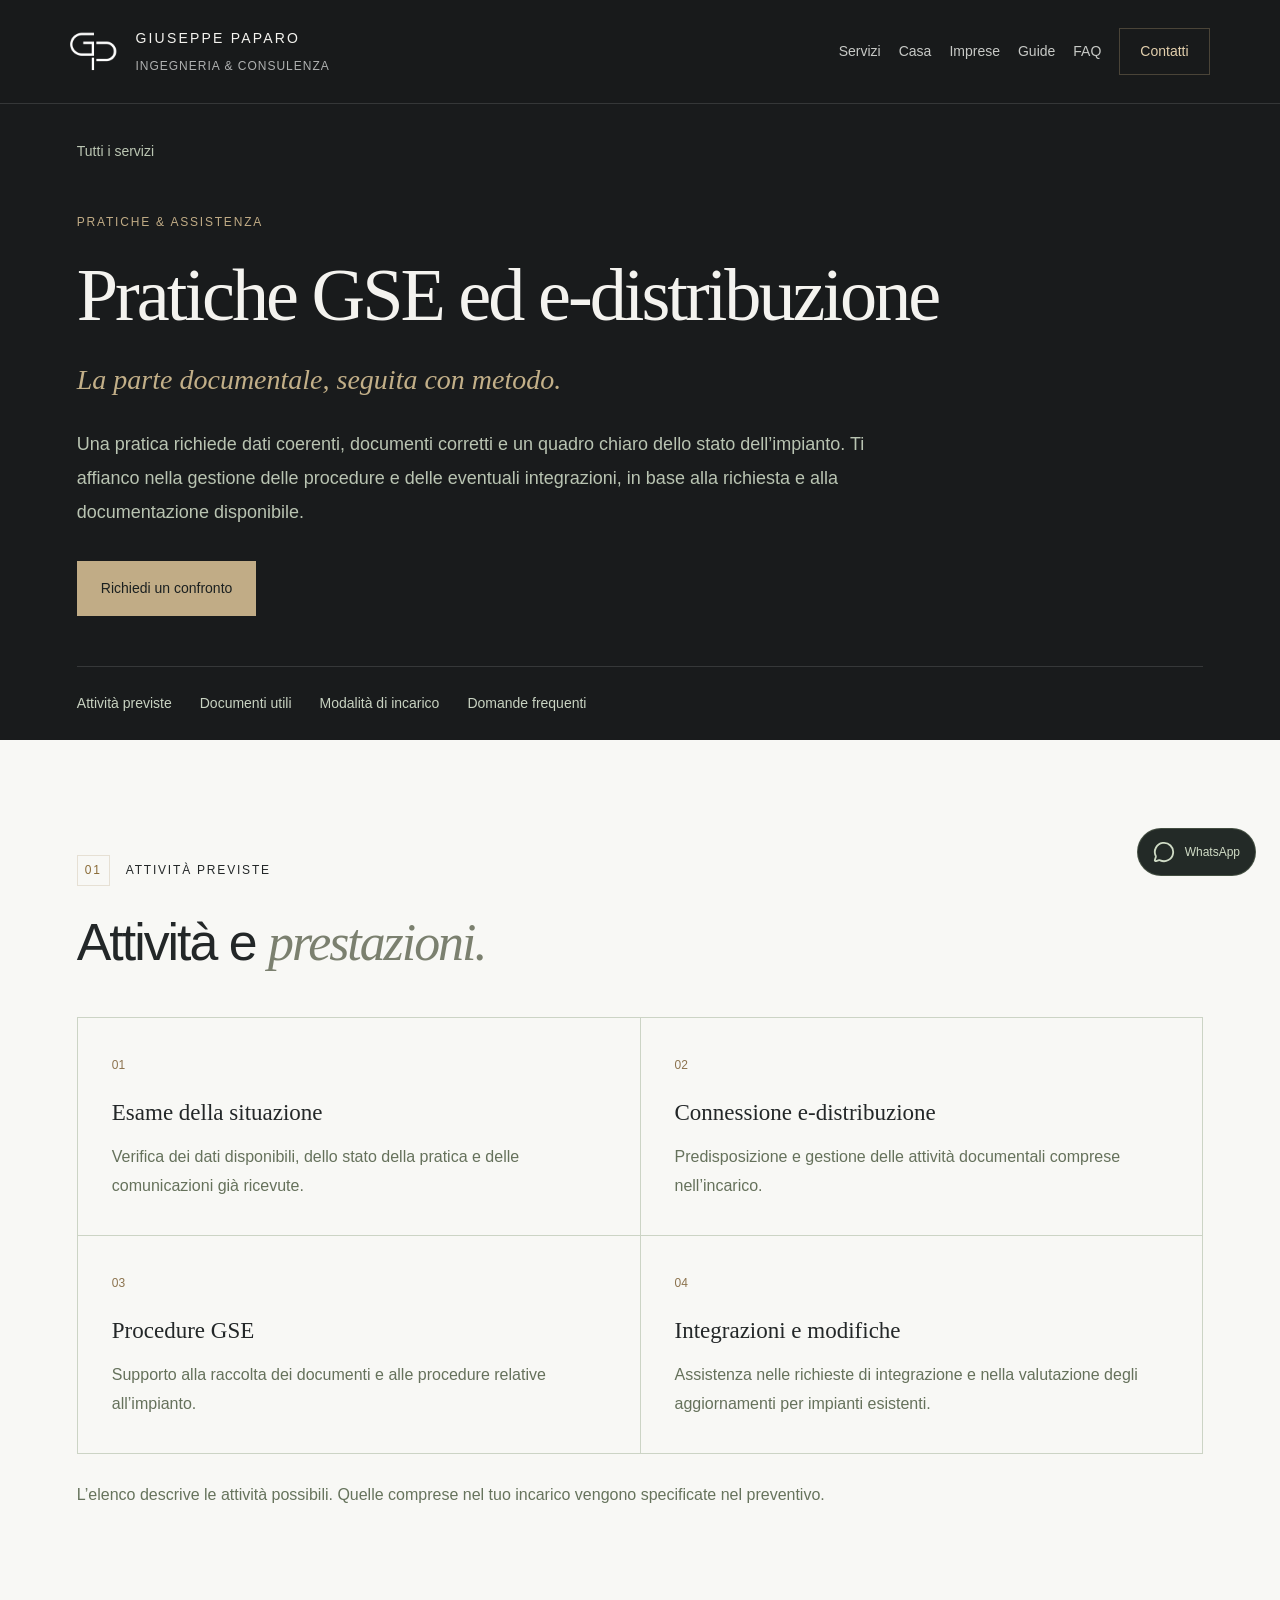
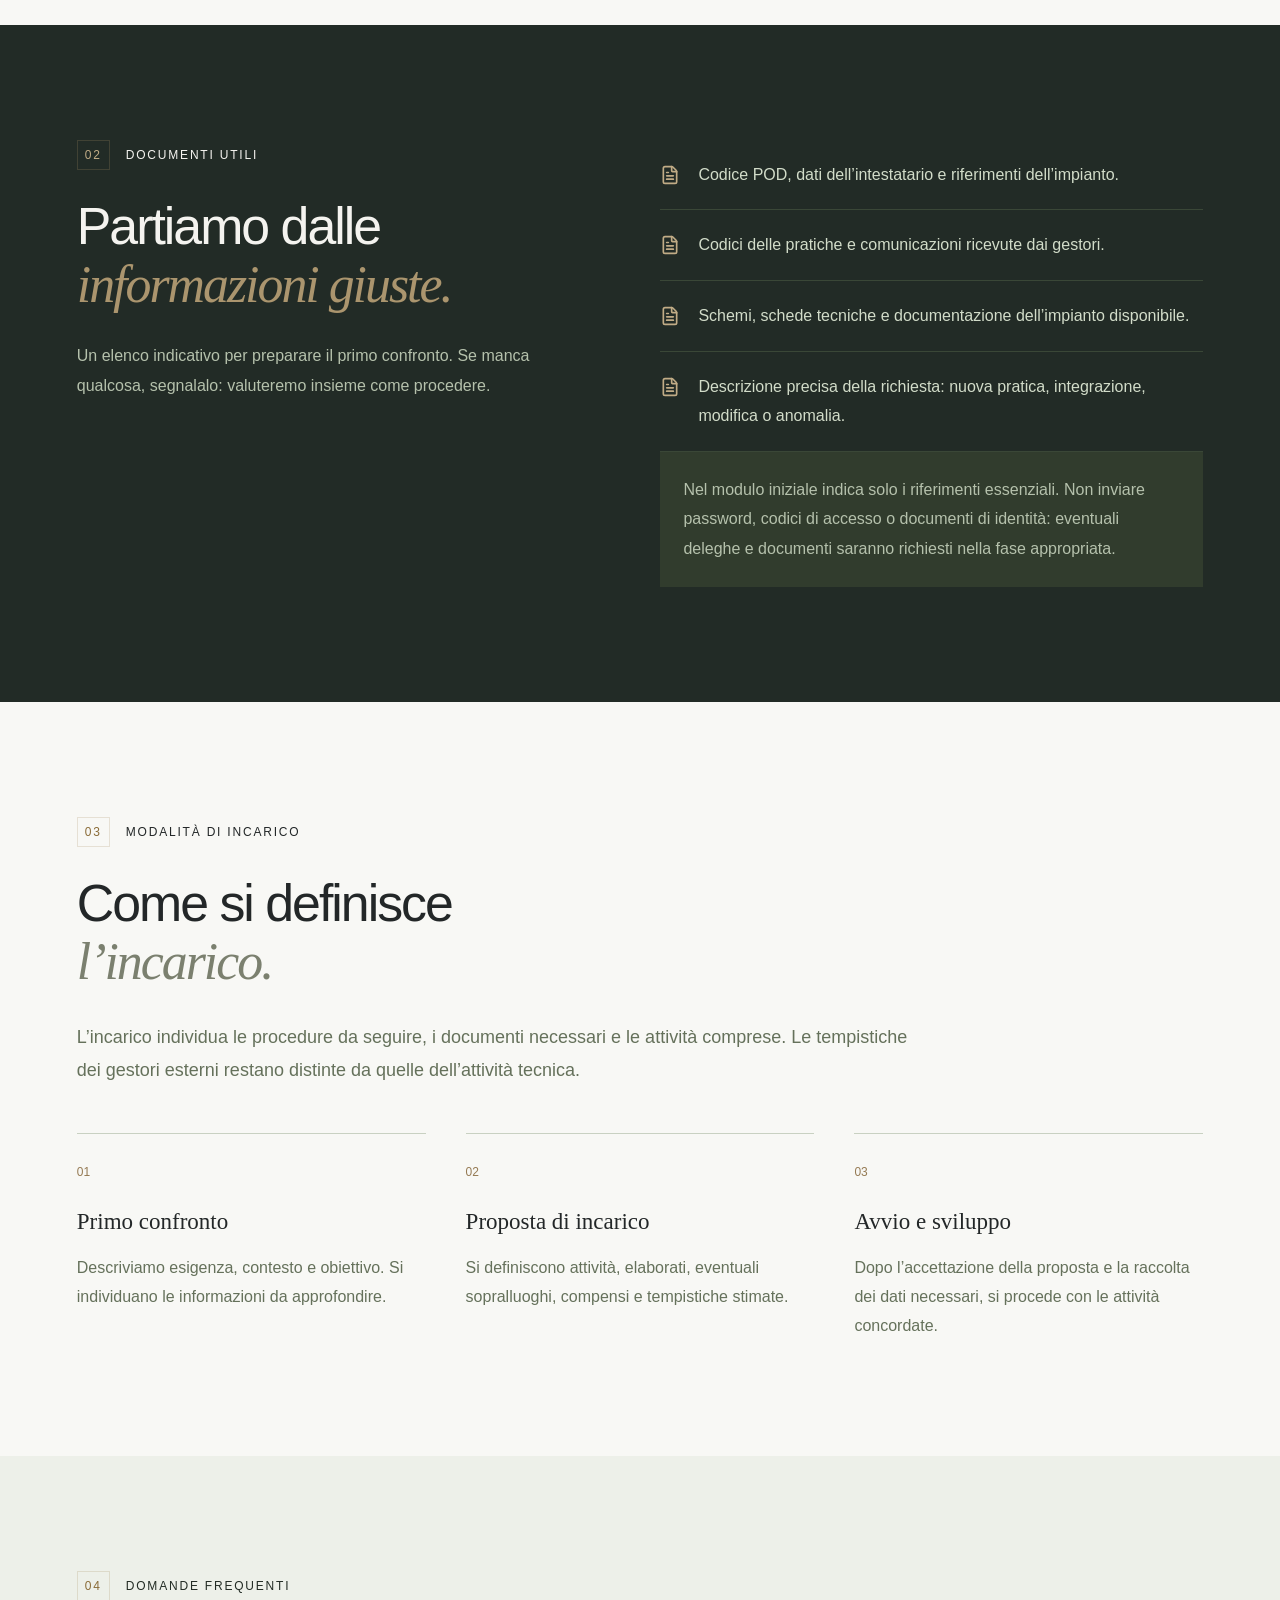
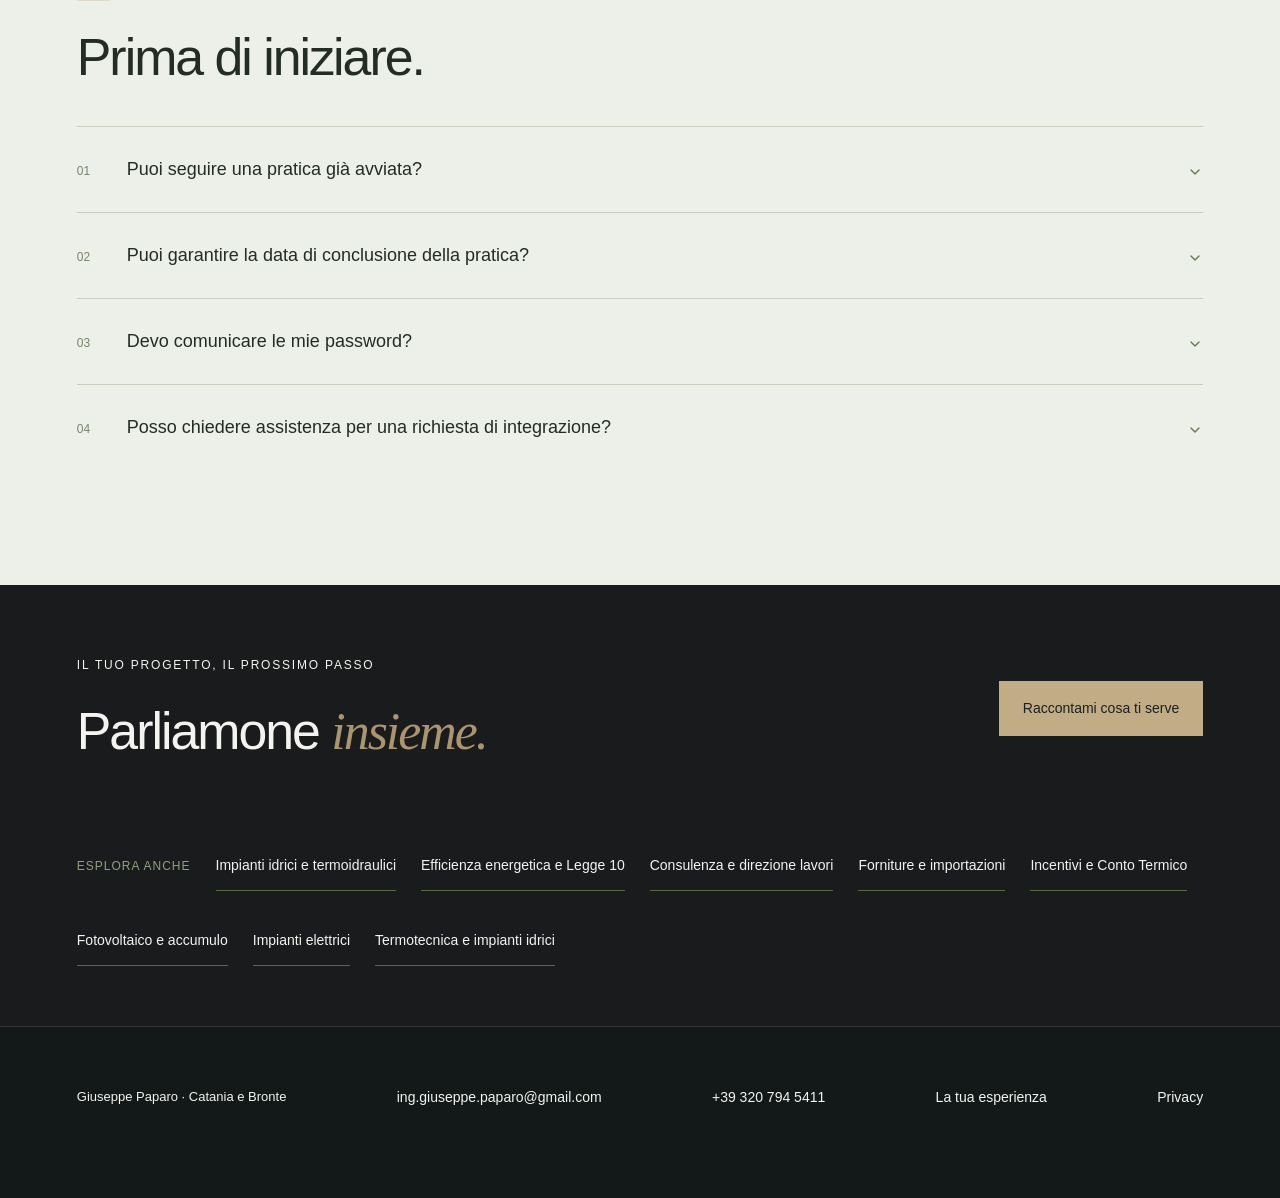
<file: servizi/pratiche/index.html>
<!doctype html><html lang="it"><head><meta charset="UTF-8"><meta name="viewport" content="width=device-width,initial-scale=1"><title>Pratiche GSE ed e-distribuzione | Giuseppe Paparo</title><meta name="description" content="Una pratica richiede dati coerenti, documenti corretti e un quadro chiaro dello stato dell’impianto. Ti affianco nella gestione delle procedure e delle eventuali integrazioni, in base alla richiesta e alla documentazione disponibile."><link rel="canonical" href="https://giuseppe-paparo.it/servizi/pratiche/"><link rel="icon" href="../../favicon.svg"><link rel="stylesheet" href="../../assets/style-SArJDlIu.css"></head><body class="antialiased" data-page="/servizi/pratiche"><div id="root"><link rel="preload" as="image" href="../../logo.png"/><a class="skip" href="#main">Vai al contenuto</a><header class="detail-header"><a href="../../index.html" class="brand" aria-label="Giuseppe Paparo, pagina principale"><img src="../../logo.png" alt=""/><span>GIUSEPPE PAPARO<small>INGEGNERIA &amp; CONSULENZA</small></span></a><nav class="detail-nav" aria-label="Navigazione del sito"><a href="../../index.html#servizi">Servizi</a><a href="../../per-la-casa/index.html">Casa</a><a href="../../imprese-professionisti/index.html">Imprese</a><a href="../../index.html#guide">Guide</a><a href="../../index.html#faq">FAQ</a><a class="nav-contact" href="../../index.html#contatti">Contatti</a></nav></header><main id="main" class="service-page"><section class="detail-hero"><a class="breadcrumb" href="../../index.html#servizi"> Tutti i servizi</a><div class="eyebrow">PRATICHE &amp; ASSISTENZA</div><h1>Pratiche GSE ed e-distribuzione</h1><p class="detail-subtitle">La parte documentale, seguita con metodo.</p><p class="detail-intro">Una pratica richiede dati coerenti, documenti corretti e un quadro chiaro dello stato dell’impianto. Ti affianco nella gestione delle procedure e delle eventuali integrazioni, in base alla richiesta e alla documentazione disponibile.</p><a class="button gold" href="../../index.html?servizio=Pratiche%20GSE%20e%20connessione#contatti">Richiedi un confronto</a><div class="detail-jumps"><a href="#attivita">Attività previste</a><a href="#documenti">Documenti utili</a><a href="#incarico">Modalità di incarico</a><a href="#domande">Domande frequenti</a></div></section><section id="attivita" class="section detail-activities"><div class="eyebrow"><span>01</span> ATTIVITÀ PREVISTE</div><h2>Attività e <em>prestazioni.</em></h2><div class="activities-grid"><article><span>01</span><h3>Esame della situazione</h3><p>Verifica dei dati disponibili, dello stato della pratica e delle comunicazioni già ricevute.</p></article><article><span>02</span><h3>Connessione e-distribuzione</h3><p>Predisposizione e gestione delle attività documentali comprese nell’incarico.</p></article><article><span>03</span><h3>Procedure GSE</h3><p>Supporto alla raccolta dei documenti e alle procedure relative all’impianto.</p></article><article><span>04</span><h3>Integrazioni e modifiche</h3><p>Assistenza nelle richieste di integrazione e nella valutazione degli aggiornamenti per impianti esistenti.</p></article></div><p class="scope-note">L’elenco descrive le attività possibili. Quelle comprese nel tuo incarico vengono specificate nel preventivo.</p></section><section id="documenti" class="section detail-documents"><div><div class="eyebrow"><span>02</span> DOCUMENTI UTILI</div><h2>Partiamo dalle<br/><em>informazioni giuste.</em></h2><p>Un elenco indicativo per preparare il primo confronto. Se manca qualcosa, segnalalo: valuteremo insieme come procedere.</p></div><div><ul><li><svg xmlns="http://www.w3.org/2000/svg" width="20" height="20" viewBox="0 0 24 24" fill="none" stroke="currentColor" stroke-width="2" stroke-linecap="round" stroke-linejoin="round" class="lucide lucide-file-text" aria-hidden="true"><path d="M6 22a2 2 0 0 1-2-2V4a2 2 0 0 1 2-2h8a2.4 2.4 0 0 1 1.704.706l3.588 3.588A2.4 2.4 0 0 1 20 8v12a2 2 0 0 1-2 2z"></path><path d="M14 2v5a1 1 0 0 0 1 1h5"></path><path d="M10 9H8"></path><path d="M16 13H8"></path><path d="M16 17H8"></path></svg><span>Codice POD, dati dell’intestatario e riferimenti dell’impianto.</span></li><li><svg xmlns="http://www.w3.org/2000/svg" width="20" height="20" viewBox="0 0 24 24" fill="none" stroke="currentColor" stroke-width="2" stroke-linecap="round" stroke-linejoin="round" class="lucide lucide-file-text" aria-hidden="true"><path d="M6 22a2 2 0 0 1-2-2V4a2 2 0 0 1 2-2h8a2.4 2.4 0 0 1 1.704.706l3.588 3.588A2.4 2.4 0 0 1 20 8v12a2 2 0 0 1-2 2z"></path><path d="M14 2v5a1 1 0 0 0 1 1h5"></path><path d="M10 9H8"></path><path d="M16 13H8"></path><path d="M16 17H8"></path></svg><span>Codici delle pratiche e comunicazioni ricevute dai gestori.</span></li><li><svg xmlns="http://www.w3.org/2000/svg" width="20" height="20" viewBox="0 0 24 24" fill="none" stroke="currentColor" stroke-width="2" stroke-linecap="round" stroke-linejoin="round" class="lucide lucide-file-text" aria-hidden="true"><path d="M6 22a2 2 0 0 1-2-2V4a2 2 0 0 1 2-2h8a2.4 2.4 0 0 1 1.704.706l3.588 3.588A2.4 2.4 0 0 1 20 8v12a2 2 0 0 1-2 2z"></path><path d="M14 2v5a1 1 0 0 0 1 1h5"></path><path d="M10 9H8"></path><path d="M16 13H8"></path><path d="M16 17H8"></path></svg><span>Schemi, schede tecniche e documentazione dell’impianto disponibile.</span></li><li><svg xmlns="http://www.w3.org/2000/svg" width="20" height="20" viewBox="0 0 24 24" fill="none" stroke="currentColor" stroke-width="2" stroke-linecap="round" stroke-linejoin="round" class="lucide lucide-file-text" aria-hidden="true"><path d="M6 22a2 2 0 0 1-2-2V4a2 2 0 0 1 2-2h8a2.4 2.4 0 0 1 1.704.706l3.588 3.588A2.4 2.4 0 0 1 20 8v12a2 2 0 0 1-2 2z"></path><path d="M14 2v5a1 1 0 0 0 1 1h5"></path><path d="M10 9H8"></path><path d="M16 13H8"></path><path d="M16 17H8"></path></svg><span>Descrizione precisa della richiesta: nuova pratica, integrazione, modifica o anomalia.</span></li></ul><p class="document-note">Nel modulo iniziale indica solo i riferimenti essenziali. Non inviare password, codici di accesso o documenti di identità: eventuali deleghe e documenti saranno richiesti nella fase appropriata.</p></div></section><section id="incarico" class="section detail-engagement"><div class="eyebrow"><span>03</span> MODALITÀ DI INCARICO</div><h2>Come si definisce<br/><em>l’incarico.</em></h2><p class="engagement-intro">L’incarico individua le procedure da seguire, i documenti necessari e le attività comprese. Le tempistiche dei gestori esterni restano distinte da quelle dell’attività tecnica.</p><div class="engagement-steps"><article><small>0<!-- -->1</small><h3>Primo confronto</h3><p>Descriviamo esigenza, contesto e obiettivo. Si individuano le informazioni da approfondire.</p></article><article><small>0<!-- -->2</small><h3>Proposta di incarico</h3><p>Si definiscono attività, elaborati, eventuali sopralluoghi, compensi e tempistiche stimate.</p></article><article><small>0<!-- -->3</small><h3>Avvio e sviluppo</h3><p>Dopo l’accettazione della proposta e la raccolta dei dati necessari, si procede con le attività concordate.</p></article></div></section><section id="domande" class="section detail-faq"><div class="eyebrow"><span>04</span> DOMANDE FREQUENTI</div><h2>Prima di iniziare.</h2><div data-slot="accordion" class="faq-list" data-orientation="vertical"><div data-state="closed" data-orientation="vertical" data-slot="accordion-item" class="border-b last:border-b-0"><h3 data-orientation="vertical" data-state="closed" class="flex"><button type="button" aria-expanded="false" data-state="closed" data-orientation="vertical" id="radix-_R_1td_" data-slot="accordion-trigger" class="flex flex-1 items-start justify-between gap-4 rounded-md py-4 text-left text-sm font-medium transition-all outline-none hover:underline focus-visible:border-ring focus-visible:ring-[3px] focus-visible:ring-ring/50 disabled:pointer-events-none disabled:opacity-50 [&amp;[data-state=open]&gt;svg]:rotate-180 faq-question" data-radix-collection-item=""><span><small>01</small>Puoi seguire una pratica già avviata?</span><svg xmlns="http://www.w3.org/2000/svg" width="24" height="24" viewBox="0 0 24 24" fill="none" stroke="currentColor" stroke-width="2" stroke-linecap="round" stroke-linejoin="round" class="lucide lucide-chevron-down pointer-events-none size-4 shrink-0 translate-y-0.5 text-muted-foreground transition-transform duration-200" aria-hidden="true"><path d="m6 9 6 6 6-6"></path></svg></button></h3><div data-state="closed" id="radix-_R_9td_" hidden="" role="region" aria-labelledby="radix-_R_1td_" data-orientation="vertical" data-slot="accordion-content" class="overflow-hidden text-sm data-[state=closed]:animate-accordion-up data-[state=open]:animate-accordion-down" style="--radix-accordion-content-height:var(--radix-collapsible-content-height);--radix-accordion-content-width:var(--radix-collapsible-content-width)"></div></div><div data-state="closed" data-orientation="vertical" data-slot="accordion-item" class="border-b last:border-b-0"><h3 data-orientation="vertical" data-state="closed" class="flex"><button type="button" aria-expanded="false" data-state="closed" data-orientation="vertical" id="radix-_R_2td_" data-slot="accordion-trigger" class="flex flex-1 items-start justify-between gap-4 rounded-md py-4 text-left text-sm font-medium transition-all outline-none hover:underline focus-visible:border-ring focus-visible:ring-[3px] focus-visible:ring-ring/50 disabled:pointer-events-none disabled:opacity-50 [&amp;[data-state=open]&gt;svg]:rotate-180 faq-question" data-radix-collection-item=""><span><small>02</small>Puoi garantire la data di conclusione della pratica?</span><svg xmlns="http://www.w3.org/2000/svg" width="24" height="24" viewBox="0 0 24 24" fill="none" stroke="currentColor" stroke-width="2" stroke-linecap="round" stroke-linejoin="round" class="lucide lucide-chevron-down pointer-events-none size-4 shrink-0 translate-y-0.5 text-muted-foreground transition-transform duration-200" aria-hidden="true"><path d="m6 9 6 6 6-6"></path></svg></button></h3><div data-state="closed" id="radix-_R_atd_" hidden="" role="region" aria-labelledby="radix-_R_2td_" data-orientation="vertical" data-slot="accordion-content" class="overflow-hidden text-sm data-[state=closed]:animate-accordion-up data-[state=open]:animate-accordion-down" style="--radix-accordion-content-height:var(--radix-collapsible-content-height);--radix-accordion-content-width:var(--radix-collapsible-content-width)"></div></div><div data-state="closed" data-orientation="vertical" data-slot="accordion-item" class="border-b last:border-b-0"><h3 data-orientation="vertical" data-state="closed" class="flex"><button type="button" aria-expanded="false" data-state="closed" data-orientation="vertical" id="radix-_R_3td_" data-slot="accordion-trigger" class="flex flex-1 items-start justify-between gap-4 rounded-md py-4 text-left text-sm font-medium transition-all outline-none hover:underline focus-visible:border-ring focus-visible:ring-[3px] focus-visible:ring-ring/50 disabled:pointer-events-none disabled:opacity-50 [&amp;[data-state=open]&gt;svg]:rotate-180 faq-question" data-radix-collection-item=""><span><small>03</small>Devo comunicare le mie password?</span><svg xmlns="http://www.w3.org/2000/svg" width="24" height="24" viewBox="0 0 24 24" fill="none" stroke="currentColor" stroke-width="2" stroke-linecap="round" stroke-linejoin="round" class="lucide lucide-chevron-down pointer-events-none size-4 shrink-0 translate-y-0.5 text-muted-foreground transition-transform duration-200" aria-hidden="true"><path d="m6 9 6 6 6-6"></path></svg></button></h3><div data-state="closed" id="radix-_R_btd_" hidden="" role="region" aria-labelledby="radix-_R_3td_" data-orientation="vertical" data-slot="accordion-content" class="overflow-hidden text-sm data-[state=closed]:animate-accordion-up data-[state=open]:animate-accordion-down" style="--radix-accordion-content-height:var(--radix-collapsible-content-height);--radix-accordion-content-width:var(--radix-collapsible-content-width)"></div></div><div data-state="closed" data-orientation="vertical" data-slot="accordion-item" class="border-b last:border-b-0"><h3 data-orientation="vertical" data-state="closed" class="flex"><button type="button" aria-expanded="false" data-state="closed" data-orientation="vertical" id="radix-_R_4td_" data-slot="accordion-trigger" class="flex flex-1 items-start justify-between gap-4 rounded-md py-4 text-left text-sm font-medium transition-all outline-none hover:underline focus-visible:border-ring focus-visible:ring-[3px] focus-visible:ring-ring/50 disabled:pointer-events-none disabled:opacity-50 [&amp;[data-state=open]&gt;svg]:rotate-180 faq-question" data-radix-collection-item=""><span><small>04</small>Posso chiedere assistenza per una richiesta di integrazione?</span><svg xmlns="http://www.w3.org/2000/svg" width="24" height="24" viewBox="0 0 24 24" fill="none" stroke="currentColor" stroke-width="2" stroke-linecap="round" stroke-linejoin="round" class="lucide lucide-chevron-down pointer-events-none size-4 shrink-0 translate-y-0.5 text-muted-foreground transition-transform duration-200" aria-hidden="true"><path d="m6 9 6 6 6-6"></path></svg></button></h3><div data-state="closed" id="radix-_R_ctd_" hidden="" role="region" aria-labelledby="radix-_R_4td_" data-orientation="vertical" data-slot="accordion-content" class="overflow-hidden text-sm data-[state=closed]:animate-accordion-up data-[state=open]:animate-accordion-down" style="--radix-accordion-content-height:var(--radix-collapsible-content-height);--radix-accordion-content-width:var(--radix-collapsible-content-width)"></div></div></div></section><section class="detail-cta"><div><div class="eyebrow">IL TUO PROGETTO, IL PROSSIMO PASSO</div><h2>Parliamone <em>insieme.</em></h2></div><a href="../../index.html?servizio=Pratiche%20GSE%20e%20connessione#contatti" class="button gold">Raccontami cosa ti serve</a></section><section class="related-services"><span>ESPLORA ANCHE</span><a href="../../servizi/idrico-termoidraulico/index.html">Impianti idrici e termoidraulici</a><a href="../../servizi/efficienza-legge-10/index.html">Efficienza energetica e Legge 10</a><a href="../../servizi/consulenza-direzione-lavori/index.html">Consulenza e direzione lavori</a><a href="../../servizi/importazioni-forniture/index.html">Forniture e importazioni</a><a href="../../servizi/incentivi-conto-termico/index.html">Incentivi e Conto Termico</a><a href="../../servizi/fotovoltaico/index.html">Fotovoltaico e accumulo</a><a href="../../servizi/impianti-elettrici/index.html">Impianti elettrici</a><a href="../../servizi/termotecnica/index.html">Termotecnica e impianti idrici</a></section></main><footer class="detail-footer"><span>Giuseppe Paparo · Catania e Bronte</span><a href="mailto:ing.giuseppe.paparo@gmail.com">ing.giuseppe.paparo@gmail.com</a><a href="tel:+393207945411">+39 320 794 5411</a><a href="../../recensioni/index.html">La tua esperienza</a><a href="../../index.html#privacy">Privacy</a></footer><a class="whatsapp-floating" href="https://wa.me/393207945411?text=Buongiorno%20Giuseppe%2C%20vorrei%20informazioni%20per%20un%20progetto." target="_blank" rel="noopener noreferrer" aria-label="Contatta Giuseppe Paparo su WhatsApp (si apre in una nuova scheda)"><svg xmlns="http://www.w3.org/2000/svg" width="22" height="22" viewBox="0 0 24 24" fill="none" stroke="currentColor" stroke-width="2" stroke-linecap="round" stroke-linejoin="round" class="lucide lucide-message-circle" aria-hidden="true"><path d="M2.992 16.342a2 2 0 0 1 .094 1.167l-1.065 3.29a1 1 0 0 0 1.236 1.168l3.413-.998a2 2 0 0 1 1.099.092 10 10 0 1 0-4.777-4.719"></path></svg><span>WhatsApp</span><svg xmlns="http://www.w3.org/2000/svg" width="14" height="14" viewBox="0 0 24 24" fill="none" stroke="currentColor" stroke-width="2" stroke-linecap="round" stroke-linejoin="round" class="lucide lucide-arrow-up-right" aria-hidden="true"><path d="M7 7h10v10"></path><path d="M7 17 17 7"></path></svg></a></div><noscript><div class="no-script-message">Per utilizzare i moduli e la vista interattiva abilita JavaScript. Puoi contattarmi al <a href="tel:+393207945411">+39 320 794 5411</a> o via <a href="mailto:ing.giuseppe.paparo@gmail.com">email</a>.</div></noscript><script src="../../recensioni-data.js"></script><script defer src="../../assets/site.js"></script></body></html>
</file>
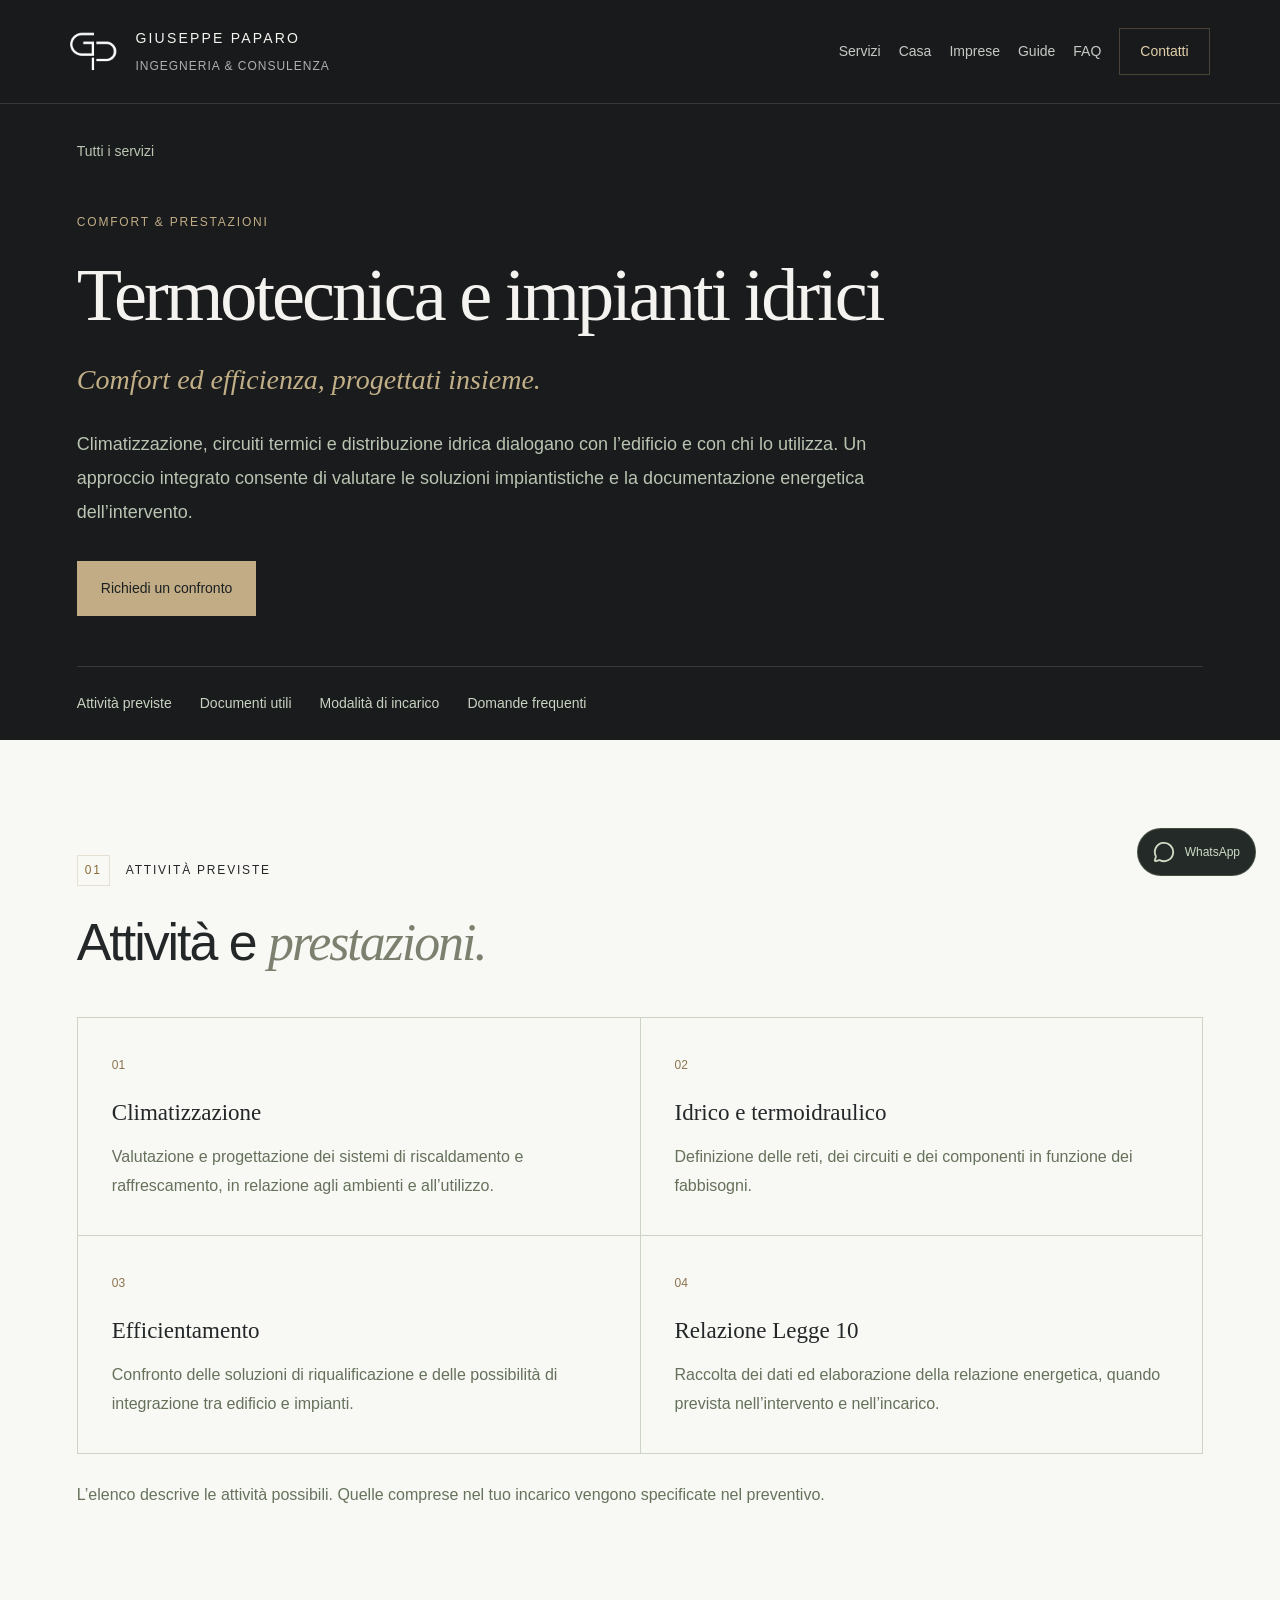
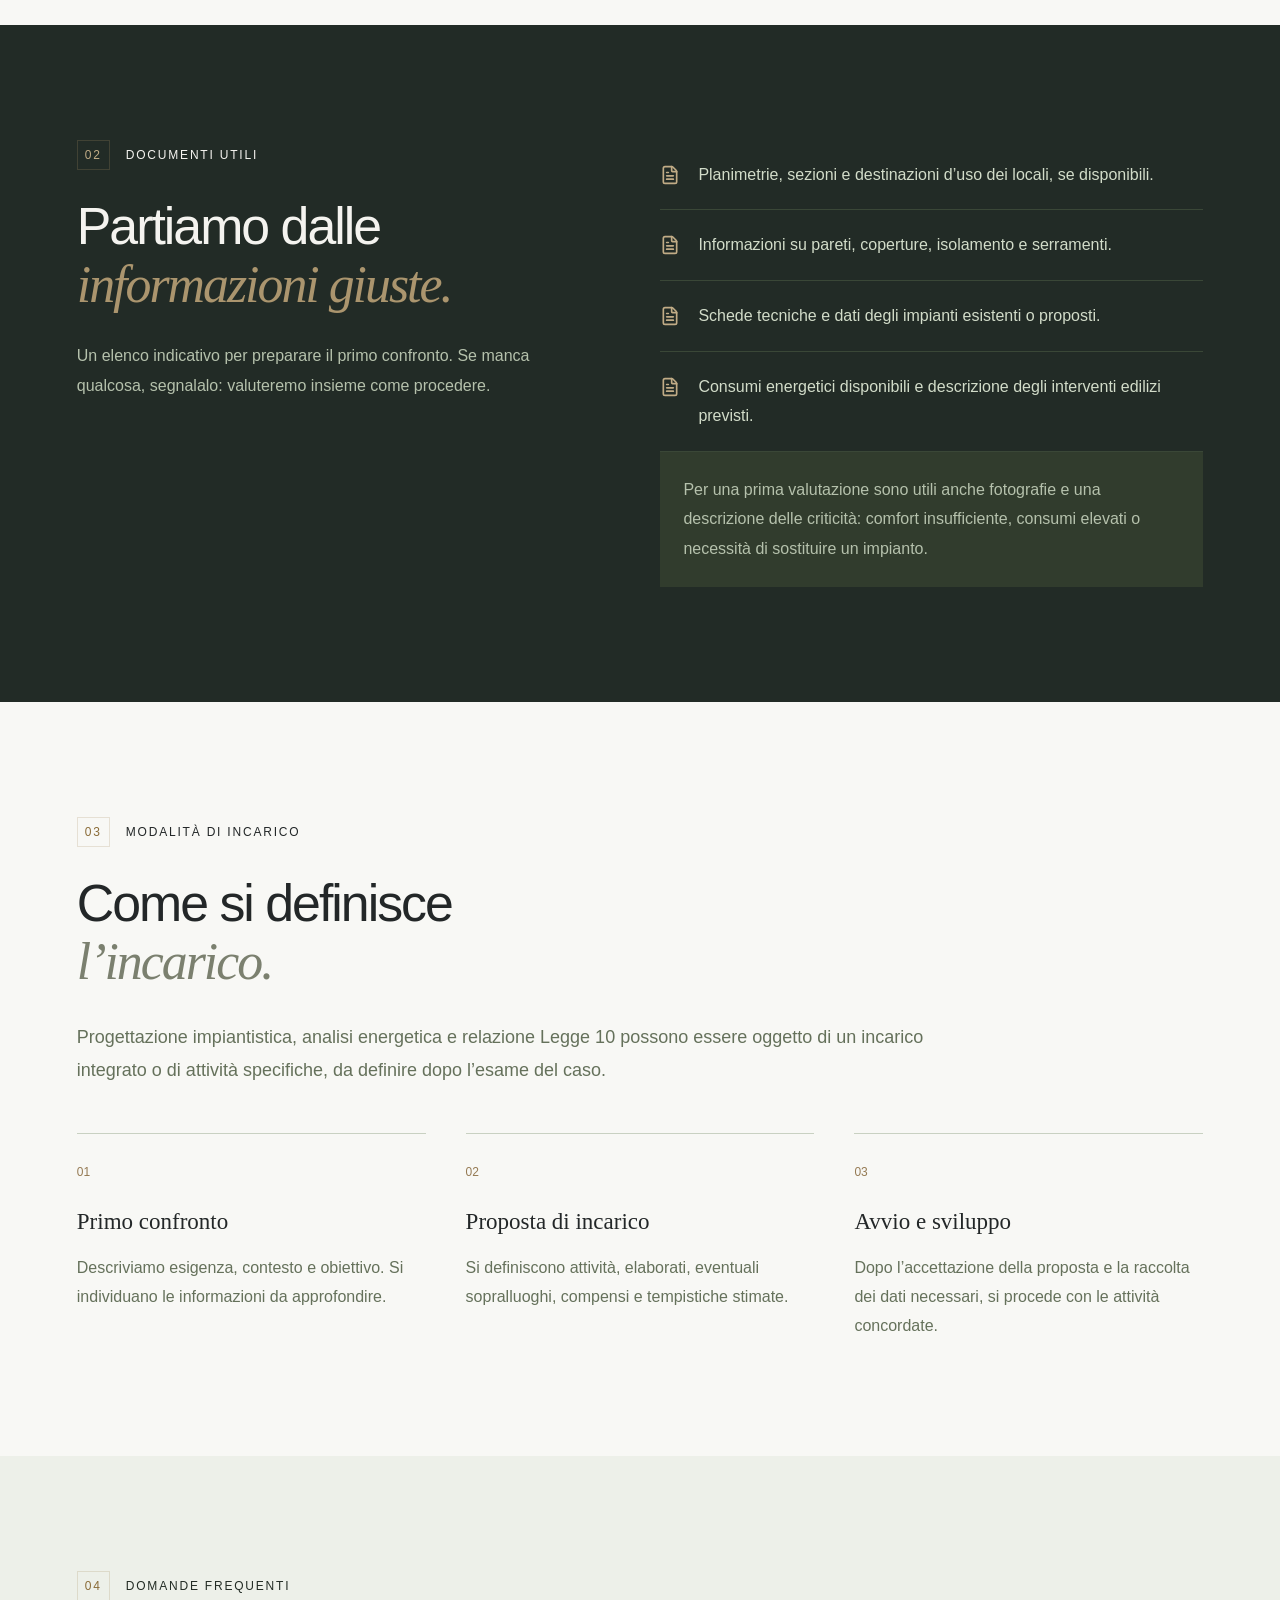
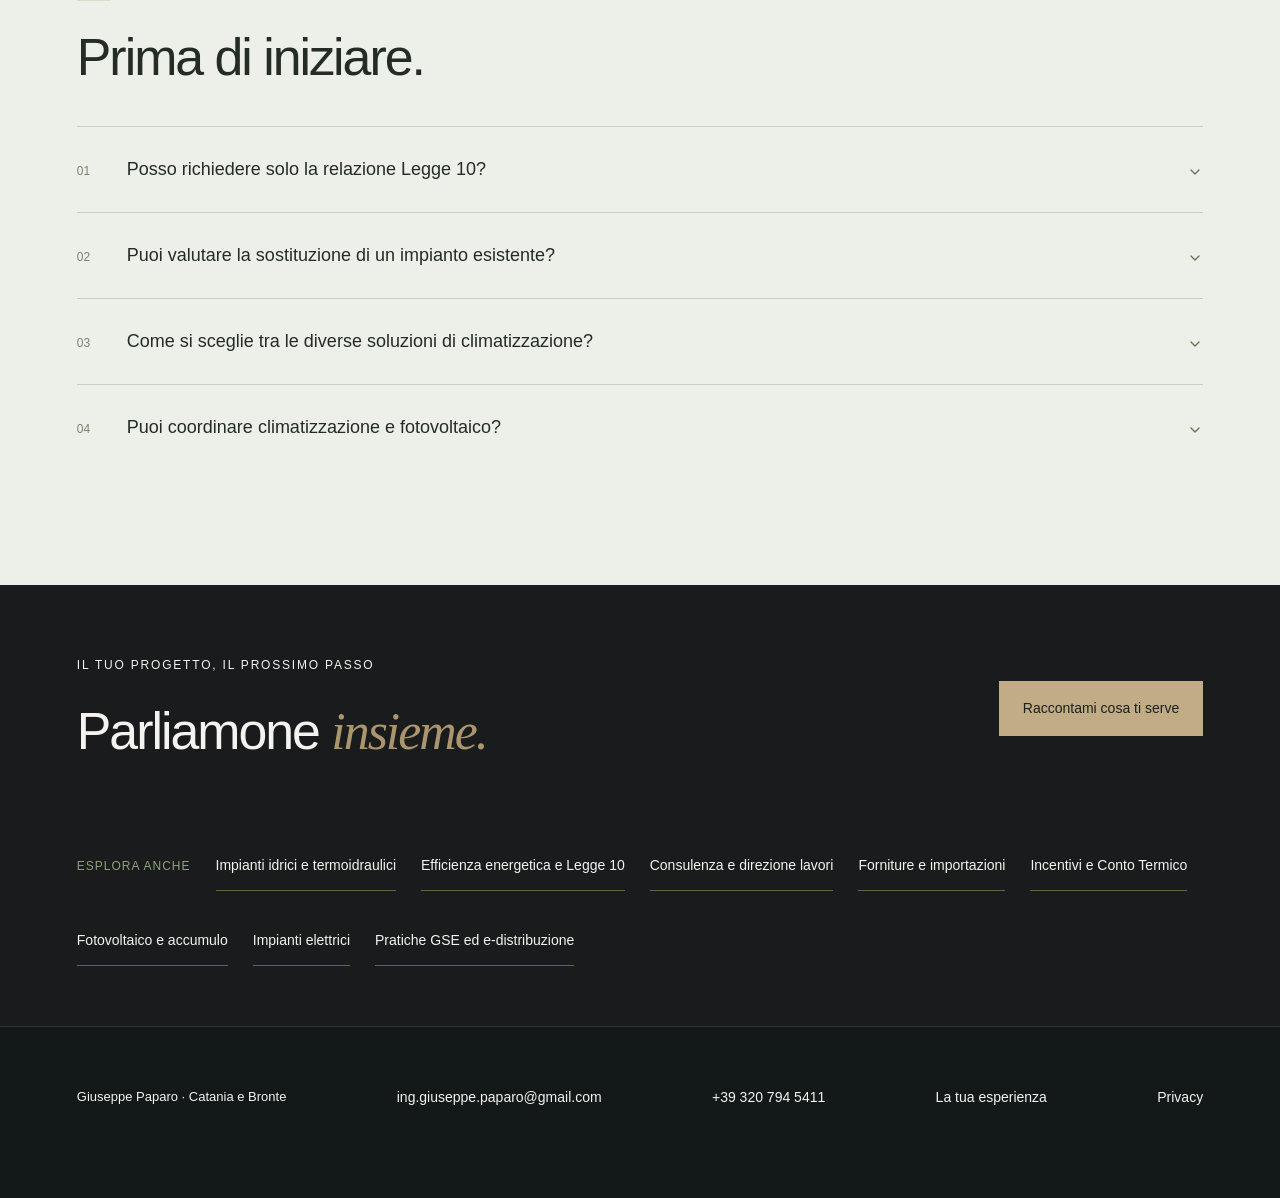
<file: servizi/termotecnica/index.html>
<!doctype html><html lang="it"><head><meta charset="UTF-8"><meta name="viewport" content="width=device-width,initial-scale=1"><title>Termotecnica e impianti idrici | Giuseppe Paparo</title><meta name="description" content="Climatizzazione, circuiti termici e distribuzione idrica dialogano con l’edificio e con chi lo utilizza. Un approccio integrato consente di valutare le soluzioni impiantistiche e la documentazione energetica dell’intervento."><link rel="canonical" href="https://giuseppe-paparo.it/servizi/termotecnica/"><link rel="icon" href="../../favicon.svg"><link rel="stylesheet" href="../../assets/style-SArJDlIu.css"></head><body class="antialiased" data-page="/servizi/termotecnica"><div id="root"><link rel="preload" as="image" href="../../logo.png"/><a class="skip" href="#main">Vai al contenuto</a><header class="detail-header"><a href="../../index.html" class="brand" aria-label="Giuseppe Paparo, pagina principale"><img src="../../logo.png" alt=""/><span>GIUSEPPE PAPARO<small>INGEGNERIA &amp; CONSULENZA</small></span></a><nav class="detail-nav" aria-label="Navigazione del sito"><a href="../../index.html#servizi">Servizi</a><a href="../../per-la-casa/index.html">Casa</a><a href="../../imprese-professionisti/index.html">Imprese</a><a href="../../index.html#guide">Guide</a><a href="../../index.html#faq">FAQ</a><a class="nav-contact" href="../../index.html#contatti">Contatti</a></nav></header><main id="main" class="service-page"><section class="detail-hero"><a class="breadcrumb" href="../../index.html#servizi"> Tutti i servizi</a><div class="eyebrow">COMFORT &amp; PRESTAZIONI</div><h1>Termotecnica e impianti idrici</h1><p class="detail-subtitle">Comfort ed efficienza, progettati insieme.</p><p class="detail-intro">Climatizzazione, circuiti termici e distribuzione idrica dialogano con l’edificio e con chi lo utilizza. Un approccio integrato consente di valutare le soluzioni impiantistiche e la documentazione energetica dell’intervento.</p><a class="button gold" href="../../index.html?servizio=Climatizzazione#contatti">Richiedi un confronto</a><div class="detail-jumps"><a href="#attivita">Attività previste</a><a href="#documenti">Documenti utili</a><a href="#incarico">Modalità di incarico</a><a href="#domande">Domande frequenti</a></div></section><section id="attivita" class="section detail-activities"><div class="eyebrow"><span>01</span> ATTIVITÀ PREVISTE</div><h2>Attività e <em>prestazioni.</em></h2><div class="activities-grid"><article><span>01</span><h3>Climatizzazione</h3><p>Valutazione e progettazione dei sistemi di riscaldamento e raffrescamento, in relazione agli ambienti e all’utilizzo.</p></article><article><span>02</span><h3>Idrico e termoidraulico</h3><p>Definizione delle reti, dei circuiti e dei componenti in funzione dei fabbisogni.</p></article><article><span>03</span><h3>Efficientamento</h3><p>Confronto delle soluzioni di riqualificazione e delle possibilità di integrazione tra edificio e impianti.</p></article><article><span>04</span><h3>Relazione Legge 10</h3><p>Raccolta dei dati ed elaborazione della relazione energetica, quando prevista nell’intervento e nell’incarico.</p></article></div><p class="scope-note">L’elenco descrive le attività possibili. Quelle comprese nel tuo incarico vengono specificate nel preventivo.</p></section><section id="documenti" class="section detail-documents"><div><div class="eyebrow"><span>02</span> DOCUMENTI UTILI</div><h2>Partiamo dalle<br/><em>informazioni giuste.</em></h2><p>Un elenco indicativo per preparare il primo confronto. Se manca qualcosa, segnalalo: valuteremo insieme come procedere.</p></div><div><ul><li><svg xmlns="http://www.w3.org/2000/svg" width="20" height="20" viewBox="0 0 24 24" fill="none" stroke="currentColor" stroke-width="2" stroke-linecap="round" stroke-linejoin="round" class="lucide lucide-file-text" aria-hidden="true"><path d="M6 22a2 2 0 0 1-2-2V4a2 2 0 0 1 2-2h8a2.4 2.4 0 0 1 1.704.706l3.588 3.588A2.4 2.4 0 0 1 20 8v12a2 2 0 0 1-2 2z"></path><path d="M14 2v5a1 1 0 0 0 1 1h5"></path><path d="M10 9H8"></path><path d="M16 13H8"></path><path d="M16 17H8"></path></svg><span>Planimetrie, sezioni e destinazioni d’uso dei locali, se disponibili.</span></li><li><svg xmlns="http://www.w3.org/2000/svg" width="20" height="20" viewBox="0 0 24 24" fill="none" stroke="currentColor" stroke-width="2" stroke-linecap="round" stroke-linejoin="round" class="lucide lucide-file-text" aria-hidden="true"><path d="M6 22a2 2 0 0 1-2-2V4a2 2 0 0 1 2-2h8a2.4 2.4 0 0 1 1.704.706l3.588 3.588A2.4 2.4 0 0 1 20 8v12a2 2 0 0 1-2 2z"></path><path d="M14 2v5a1 1 0 0 0 1 1h5"></path><path d="M10 9H8"></path><path d="M16 13H8"></path><path d="M16 17H8"></path></svg><span>Informazioni su pareti, coperture, isolamento e serramenti.</span></li><li><svg xmlns="http://www.w3.org/2000/svg" width="20" height="20" viewBox="0 0 24 24" fill="none" stroke="currentColor" stroke-width="2" stroke-linecap="round" stroke-linejoin="round" class="lucide lucide-file-text" aria-hidden="true"><path d="M6 22a2 2 0 0 1-2-2V4a2 2 0 0 1 2-2h8a2.4 2.4 0 0 1 1.704.706l3.588 3.588A2.4 2.4 0 0 1 20 8v12a2 2 0 0 1-2 2z"></path><path d="M14 2v5a1 1 0 0 0 1 1h5"></path><path d="M10 9H8"></path><path d="M16 13H8"></path><path d="M16 17H8"></path></svg><span>Schede tecniche e dati degli impianti esistenti o proposti.</span></li><li><svg xmlns="http://www.w3.org/2000/svg" width="20" height="20" viewBox="0 0 24 24" fill="none" stroke="currentColor" stroke-width="2" stroke-linecap="round" stroke-linejoin="round" class="lucide lucide-file-text" aria-hidden="true"><path d="M6 22a2 2 0 0 1-2-2V4a2 2 0 0 1 2-2h8a2.4 2.4 0 0 1 1.704.706l3.588 3.588A2.4 2.4 0 0 1 20 8v12a2 2 0 0 1-2 2z"></path><path d="M14 2v5a1 1 0 0 0 1 1h5"></path><path d="M10 9H8"></path><path d="M16 13H8"></path><path d="M16 17H8"></path></svg><span>Consumi energetici disponibili e descrizione degli interventi edilizi previsti.</span></li></ul><p class="document-note">Per una prima valutazione sono utili anche fotografie e una descrizione delle criticità: comfort insufficiente, consumi elevati o necessità di sostituire un impianto.</p></div></section><section id="incarico" class="section detail-engagement"><div class="eyebrow"><span>03</span> MODALITÀ DI INCARICO</div><h2>Come si definisce<br/><em>l’incarico.</em></h2><p class="engagement-intro">Progettazione impiantistica, analisi energetica e relazione Legge 10 possono essere oggetto di un incarico integrato o di attività specifiche, da definire dopo l’esame del caso.</p><div class="engagement-steps"><article><small>0<!-- -->1</small><h3>Primo confronto</h3><p>Descriviamo esigenza, contesto e obiettivo. Si individuano le informazioni da approfondire.</p></article><article><small>0<!-- -->2</small><h3>Proposta di incarico</h3><p>Si definiscono attività, elaborati, eventuali sopralluoghi, compensi e tempistiche stimate.</p></article><article><small>0<!-- -->3</small><h3>Avvio e sviluppo</h3><p>Dopo l’accettazione della proposta e la raccolta dei dati necessari, si procede con le attività concordate.</p></article></div></section><section id="domande" class="section detail-faq"><div class="eyebrow"><span>04</span> DOMANDE FREQUENTI</div><h2>Prima di iniziare.</h2><div data-slot="accordion" class="faq-list" data-orientation="vertical"><div data-state="closed" data-orientation="vertical" data-slot="accordion-item" class="border-b last:border-b-0"><h3 data-orientation="vertical" data-state="closed" class="flex"><button type="button" aria-expanded="false" data-state="closed" data-orientation="vertical" id="radix-_R_1td_" data-slot="accordion-trigger" class="flex flex-1 items-start justify-between gap-4 rounded-md py-4 text-left text-sm font-medium transition-all outline-none hover:underline focus-visible:border-ring focus-visible:ring-[3px] focus-visible:ring-ring/50 disabled:pointer-events-none disabled:opacity-50 [&amp;[data-state=open]&gt;svg]:rotate-180 faq-question" data-radix-collection-item=""><span><small>01</small>Posso richiedere solo la relazione Legge 10?</span><svg xmlns="http://www.w3.org/2000/svg" width="24" height="24" viewBox="0 0 24 24" fill="none" stroke="currentColor" stroke-width="2" stroke-linecap="round" stroke-linejoin="round" class="lucide lucide-chevron-down pointer-events-none size-4 shrink-0 translate-y-0.5 text-muted-foreground transition-transform duration-200" aria-hidden="true"><path d="m6 9 6 6 6-6"></path></svg></button></h3><div data-state="closed" id="radix-_R_9td_" hidden="" role="region" aria-labelledby="radix-_R_1td_" data-orientation="vertical" data-slot="accordion-content" class="overflow-hidden text-sm data-[state=closed]:animate-accordion-up data-[state=open]:animate-accordion-down" style="--radix-accordion-content-height:var(--radix-collapsible-content-height);--radix-accordion-content-width:var(--radix-collapsible-content-width)"></div></div><div data-state="closed" data-orientation="vertical" data-slot="accordion-item" class="border-b last:border-b-0"><h3 data-orientation="vertical" data-state="closed" class="flex"><button type="button" aria-expanded="false" data-state="closed" data-orientation="vertical" id="radix-_R_2td_" data-slot="accordion-trigger" class="flex flex-1 items-start justify-between gap-4 rounded-md py-4 text-left text-sm font-medium transition-all outline-none hover:underline focus-visible:border-ring focus-visible:ring-[3px] focus-visible:ring-ring/50 disabled:pointer-events-none disabled:opacity-50 [&amp;[data-state=open]&gt;svg]:rotate-180 faq-question" data-radix-collection-item=""><span><small>02</small>Puoi valutare la sostituzione di un impianto esistente?</span><svg xmlns="http://www.w3.org/2000/svg" width="24" height="24" viewBox="0 0 24 24" fill="none" stroke="currentColor" stroke-width="2" stroke-linecap="round" stroke-linejoin="round" class="lucide lucide-chevron-down pointer-events-none size-4 shrink-0 translate-y-0.5 text-muted-foreground transition-transform duration-200" aria-hidden="true"><path d="m6 9 6 6 6-6"></path></svg></button></h3><div data-state="closed" id="radix-_R_atd_" hidden="" role="region" aria-labelledby="radix-_R_2td_" data-orientation="vertical" data-slot="accordion-content" class="overflow-hidden text-sm data-[state=closed]:animate-accordion-up data-[state=open]:animate-accordion-down" style="--radix-accordion-content-height:var(--radix-collapsible-content-height);--radix-accordion-content-width:var(--radix-collapsible-content-width)"></div></div><div data-state="closed" data-orientation="vertical" data-slot="accordion-item" class="border-b last:border-b-0"><h3 data-orientation="vertical" data-state="closed" class="flex"><button type="button" aria-expanded="false" data-state="closed" data-orientation="vertical" id="radix-_R_3td_" data-slot="accordion-trigger" class="flex flex-1 items-start justify-between gap-4 rounded-md py-4 text-left text-sm font-medium transition-all outline-none hover:underline focus-visible:border-ring focus-visible:ring-[3px] focus-visible:ring-ring/50 disabled:pointer-events-none disabled:opacity-50 [&amp;[data-state=open]&gt;svg]:rotate-180 faq-question" data-radix-collection-item=""><span><small>03</small>Come si sceglie tra le diverse soluzioni di climatizzazione?</span><svg xmlns="http://www.w3.org/2000/svg" width="24" height="24" viewBox="0 0 24 24" fill="none" stroke="currentColor" stroke-width="2" stroke-linecap="round" stroke-linejoin="round" class="lucide lucide-chevron-down pointer-events-none size-4 shrink-0 translate-y-0.5 text-muted-foreground transition-transform duration-200" aria-hidden="true"><path d="m6 9 6 6 6-6"></path></svg></button></h3><div data-state="closed" id="radix-_R_btd_" hidden="" role="region" aria-labelledby="radix-_R_3td_" data-orientation="vertical" data-slot="accordion-content" class="overflow-hidden text-sm data-[state=closed]:animate-accordion-up data-[state=open]:animate-accordion-down" style="--radix-accordion-content-height:var(--radix-collapsible-content-height);--radix-accordion-content-width:var(--radix-collapsible-content-width)"></div></div><div data-state="closed" data-orientation="vertical" data-slot="accordion-item" class="border-b last:border-b-0"><h3 data-orientation="vertical" data-state="closed" class="flex"><button type="button" aria-expanded="false" data-state="closed" data-orientation="vertical" id="radix-_R_4td_" data-slot="accordion-trigger" class="flex flex-1 items-start justify-between gap-4 rounded-md py-4 text-left text-sm font-medium transition-all outline-none hover:underline focus-visible:border-ring focus-visible:ring-[3px] focus-visible:ring-ring/50 disabled:pointer-events-none disabled:opacity-50 [&amp;[data-state=open]&gt;svg]:rotate-180 faq-question" data-radix-collection-item=""><span><small>04</small>Puoi coordinare climatizzazione e fotovoltaico?</span><svg xmlns="http://www.w3.org/2000/svg" width="24" height="24" viewBox="0 0 24 24" fill="none" stroke="currentColor" stroke-width="2" stroke-linecap="round" stroke-linejoin="round" class="lucide lucide-chevron-down pointer-events-none size-4 shrink-0 translate-y-0.5 text-muted-foreground transition-transform duration-200" aria-hidden="true"><path d="m6 9 6 6 6-6"></path></svg></button></h3><div data-state="closed" id="radix-_R_ctd_" hidden="" role="region" aria-labelledby="radix-_R_4td_" data-orientation="vertical" data-slot="accordion-content" class="overflow-hidden text-sm data-[state=closed]:animate-accordion-up data-[state=open]:animate-accordion-down" style="--radix-accordion-content-height:var(--radix-collapsible-content-height);--radix-accordion-content-width:var(--radix-collapsible-content-width)"></div></div></div></section><section class="detail-cta"><div><div class="eyebrow">IL TUO PROGETTO, IL PROSSIMO PASSO</div><h2>Parliamone <em>insieme.</em></h2></div><a href="../../index.html?servizio=Climatizzazione#contatti" class="button gold">Raccontami cosa ti serve</a></section><section class="related-services"><span>ESPLORA ANCHE</span><a href="../../servizi/idrico-termoidraulico/index.html">Impianti idrici e termoidraulici</a><a href="../../servizi/efficienza-legge-10/index.html">Efficienza energetica e Legge 10</a><a href="../../servizi/consulenza-direzione-lavori/index.html">Consulenza e direzione lavori</a><a href="../../servizi/importazioni-forniture/index.html">Forniture e importazioni</a><a href="../../servizi/incentivi-conto-termico/index.html">Incentivi e Conto Termico</a><a href="../../servizi/fotovoltaico/index.html">Fotovoltaico e accumulo</a><a href="../../servizi/impianti-elettrici/index.html">Impianti elettrici</a><a href="../../servizi/pratiche/index.html">Pratiche GSE ed e-distribuzione</a></section></main><footer class="detail-footer"><span>Giuseppe Paparo · Catania e Bronte</span><a href="mailto:ing.giuseppe.paparo@gmail.com">ing.giuseppe.paparo@gmail.com</a><a href="tel:+393207945411">+39 320 794 5411</a><a href="../../recensioni/index.html">La tua esperienza</a><a href="../../index.html#privacy">Privacy</a></footer><a class="whatsapp-floating" href="https://wa.me/393207945411?text=Buongiorno%20Giuseppe%2C%20vorrei%20informazioni%20per%20un%20progetto." target="_blank" rel="noopener noreferrer" aria-label="Contatta Giuseppe Paparo su WhatsApp (si apre in una nuova scheda)"><svg xmlns="http://www.w3.org/2000/svg" width="22" height="22" viewBox="0 0 24 24" fill="none" stroke="currentColor" stroke-width="2" stroke-linecap="round" stroke-linejoin="round" class="lucide lucide-message-circle" aria-hidden="true"><path d="M2.992 16.342a2 2 0 0 1 .094 1.167l-1.065 3.29a1 1 0 0 0 1.236 1.168l3.413-.998a2 2 0 0 1 1.099.092 10 10 0 1 0-4.777-4.719"></path></svg><span>WhatsApp</span><svg xmlns="http://www.w3.org/2000/svg" width="14" height="14" viewBox="0 0 24 24" fill="none" stroke="currentColor" stroke-width="2" stroke-linecap="round" stroke-linejoin="round" class="lucide lucide-arrow-up-right" aria-hidden="true"><path d="M7 7h10v10"></path><path d="M7 17 17 7"></path></svg></a></div><noscript><div class="no-script-message">Per utilizzare i moduli e la vista interattiva abilita JavaScript. Puoi contattarmi al <a href="tel:+393207945411">+39 320 794 5411</a> o via <a href="mailto:ing.giuseppe.paparo@gmail.com">email</a>.</div></noscript><script src="../../recensioni-data.js"></script><script defer src="../../assets/site.js"></script></body></html>
</file>
